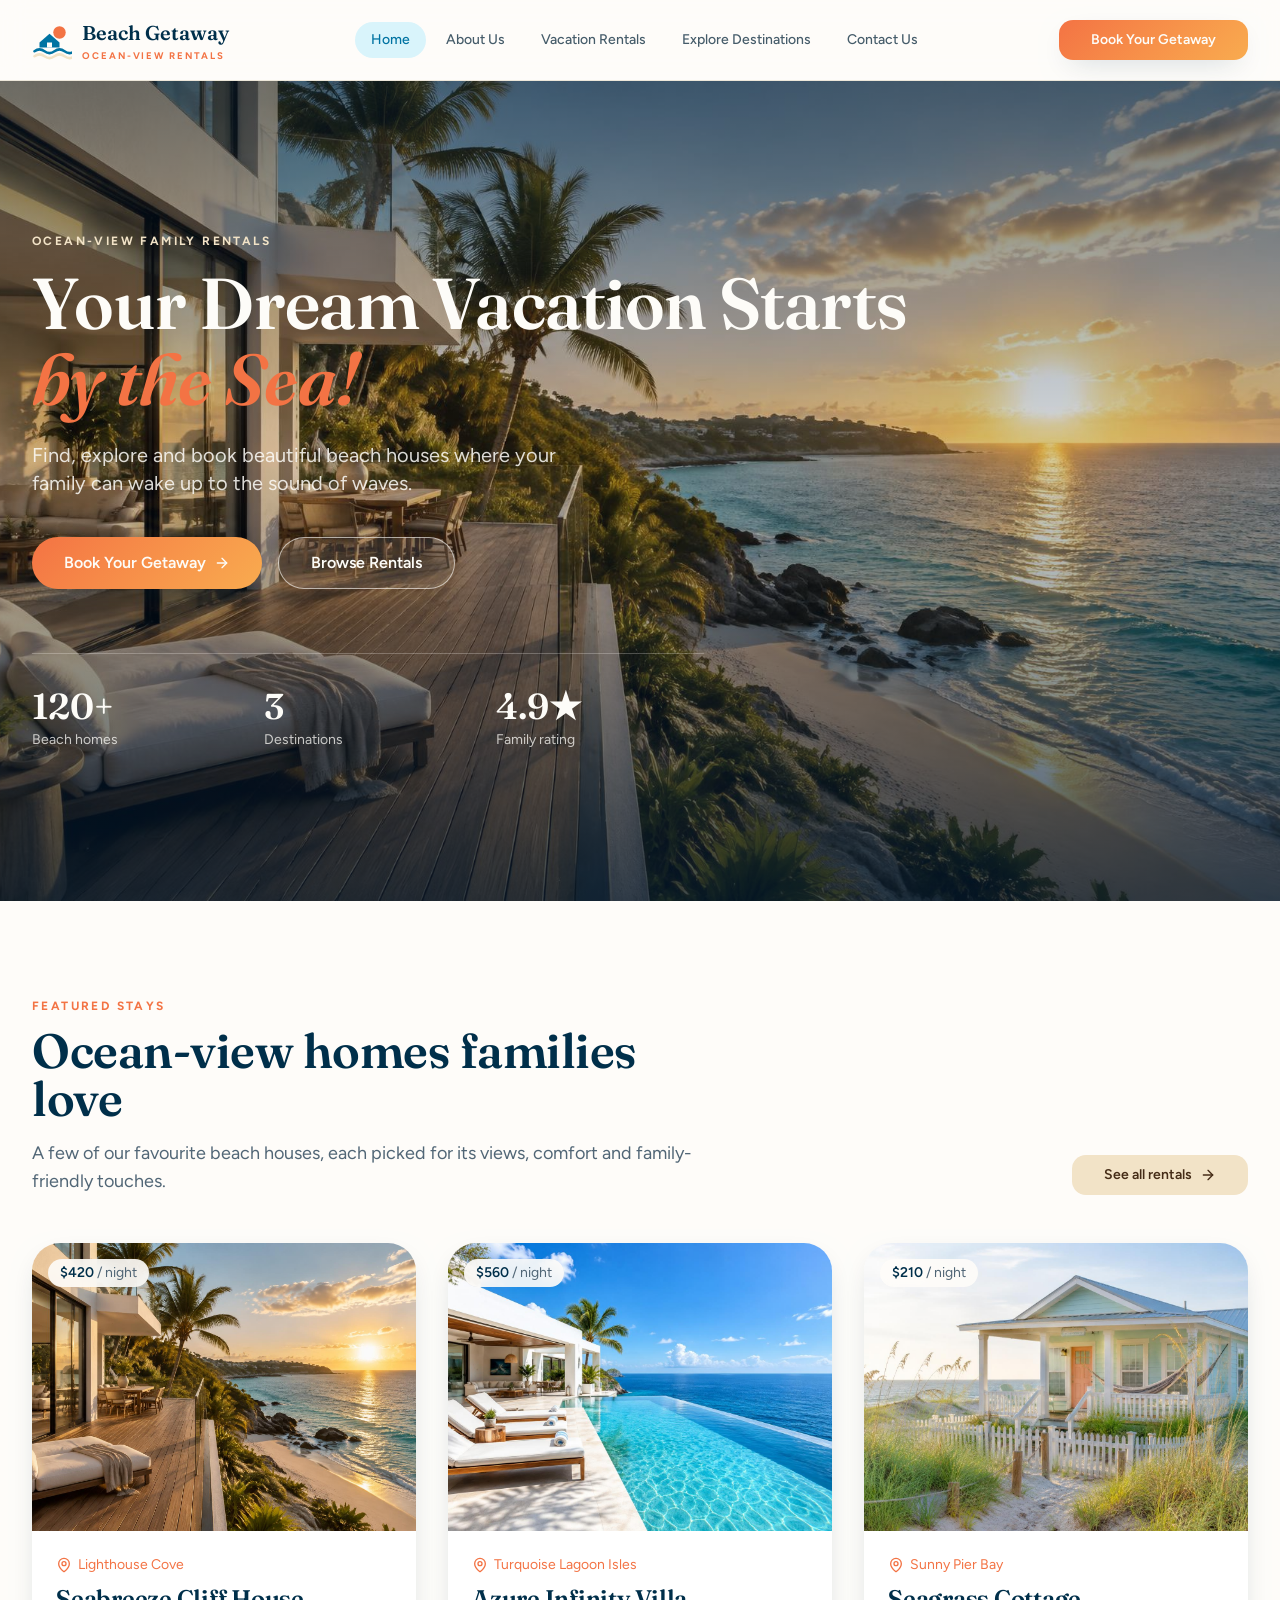
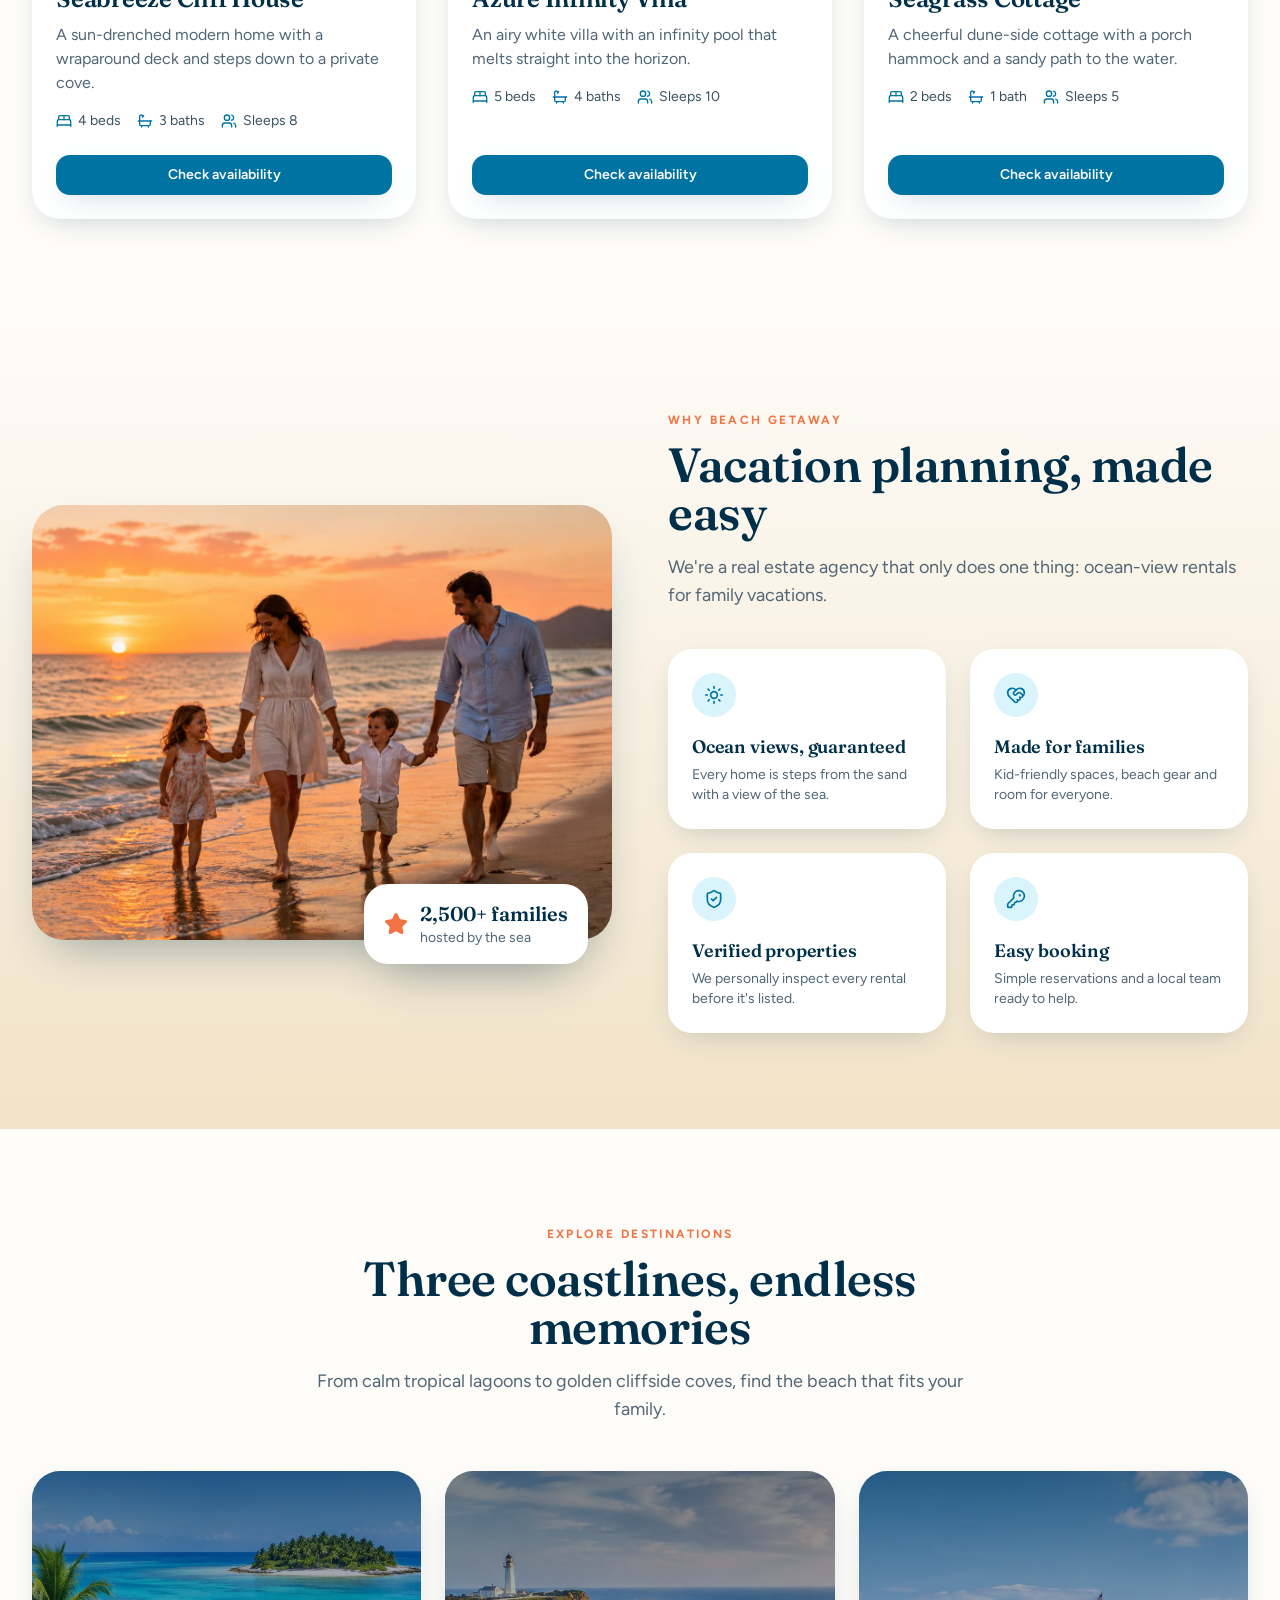
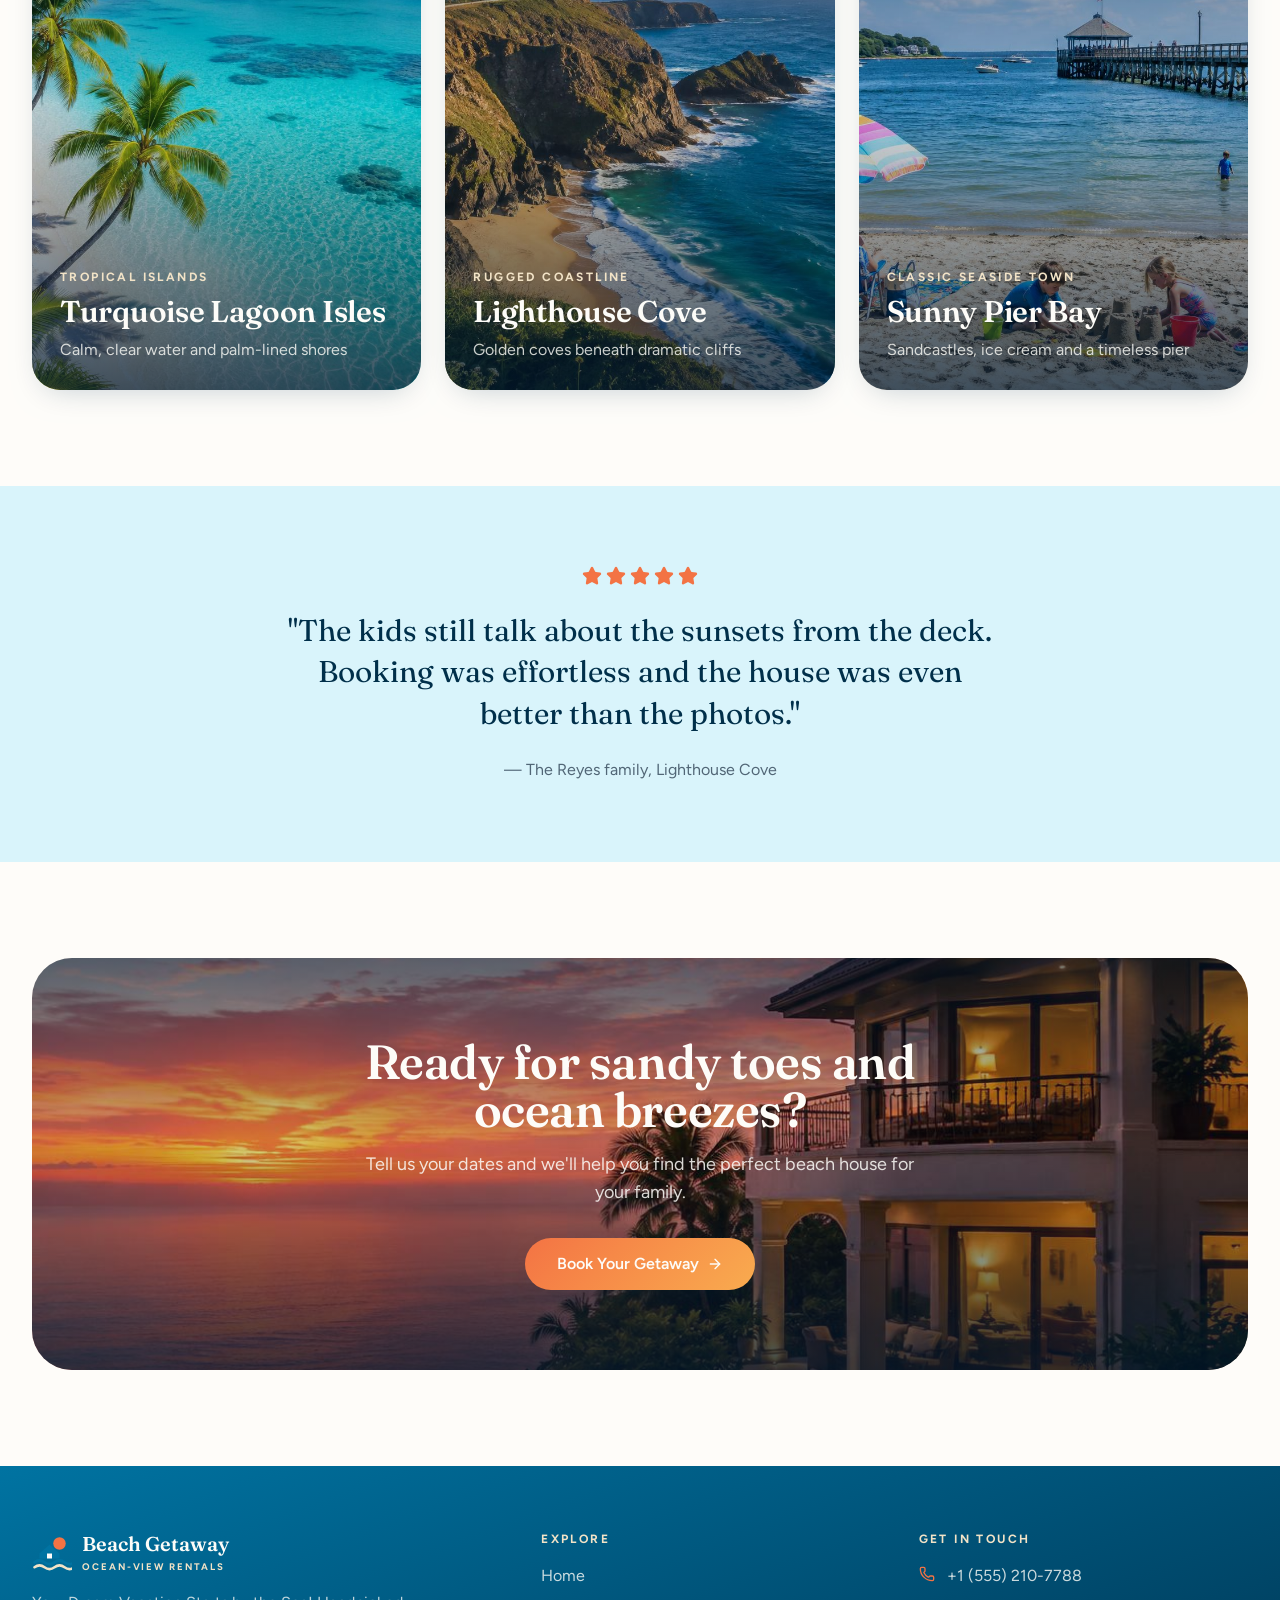
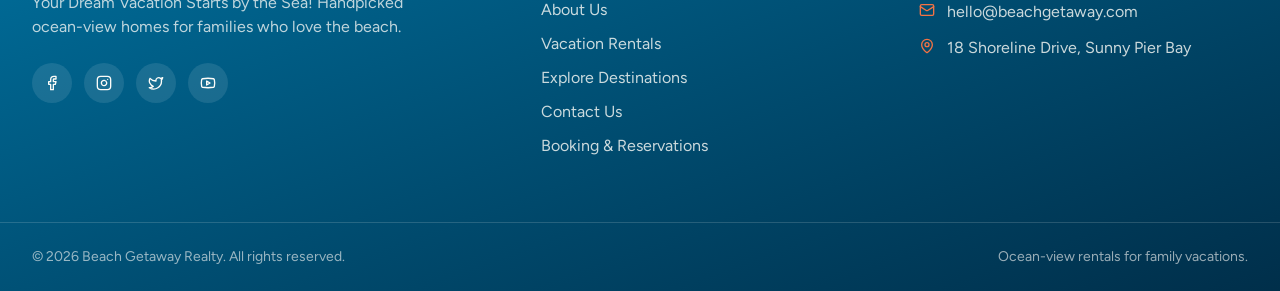
<file: index.html>
<!DOCTYPE html>
<!DOCTYPE html>
<html data-tsd-source="/src/routes/__root.tsx:122:5" lang="en"><head data-tsd-source="/src/routes/__root.tsx:123:7"><meta charset="utf-8"/><meta content="width=device-width, initial-scale=1" name="viewport"/><link data-precedence="default" href="css/styles.css" rel="stylesheet"/><link data-precedence="default" href="https://fonts.googleapis.com/css2?family=Figtree:wght@400;500;600;700&amp;family=Fraunces:opsz,wght@9..144,500;9..144,600;9..144,700&amp;display=swap" rel="stylesheet"/><title>Beach Getaway — Your Dream Vacation Starts by the Sea!</title><meta content="Beach Getaway" name="author"/><meta content="Beach Getaway helps families find and book beautiful ocean-view beach houses and vacation rentals." name="description"/><meta content="Beach Getaway — Your Dream Vacation Starts by the Sea!" property="og:title"/><meta content="Handpicked ocean-view beach houses for unforgettable family vacations." property="og:description"/><meta content="website" property="og:type"/><meta content="summary_large_image" name="twitter:card"/><link href="favicon.svg" rel="icon" type="image/svg+xml"/><link href="https://fonts.googleapis.com" rel="preconnect"/><link crossorigin="anonymous" href="https://fonts.gstatic.com" rel="preconnect"/></head><body data-tsd-source="/src/routes/__root.tsx:126:7"><div class="flex min-h-screen flex-col" data-tsd-source="/src/routes/__root.tsx:140:7"><header class="sticky top-0 z-50 border-b border-border/70 bg-background/85 backdrop-blur-md" data-tsd-source="/src/components/site/SiteHeader.tsx:19:5"><div class="container-page flex h-20 items-center justify-between gap-6" data-tsd-source="/src/components/site/SiteHeader.tsx:20:7"><a aria-current="page" aria-label="Beach Getaway home" class="active" data-tsd-source="/src/components/site/SiteHeader.tsx:21:9" href="index.html"><span class="flex items-center gap-2.5" data-tsd-source="/src/components/site/Logo.tsx:30:5"><svg aria-hidden="true" class="h-10 w-10" data-tsd-source="/src/components/site/Logo.tsx:6:5" viewbox="0 0 64 64"><circle class="fill-coral" cx="44" cy="20" data-tsd-source="/src/components/site/Logo.tsx:7:7" r="10"></circle><path class="fill-primary" d="M12 36 L28 22 L44 36 V44 H12 Z" data-tsd-source="/src/components/site/Logo.tsx:8:7"></path><rect class="fill-background" data-tsd-source="/src/components/site/Logo.tsx:9:7" height="8" width="8" x="24" y="36"></rect><path class="stroke-primary" d="M4 50 Q12 44 20 50 T36 50 T52 50 T68 50" data-tsd-source="/src/components/site/Logo.tsx:10:7" fill="none" stroke-linecap="round" stroke-width="4"></path><path class="stroke-sand" d="M4 58 Q12 52 20 58 T36 58 T52 58 T68 58" data-tsd-source="/src/components/site/Logo.tsx:17:7" fill="none" stroke-linecap="round" stroke-width="4"></path></svg><span class="leading-none" data-tsd-source="/src/components/site/Logo.tsx:32:7"><span class="block font-display text-xl font-semibold text-ocean-deep" data-tsd-source="/src/components/site/Logo.tsx:33:9">Beach Getaway</span><span class="eyebrow mt-1 block text-[0.6rem] text-coral" data-tsd-source="/src/components/site/Logo.tsx:41:9">Ocean-view rentals</span></span></span></a><nav aria-label="Main" class="hidden items-center gap-1 lg:flex" data-tsd-source="/src/components/site/SiteHeader.tsx:25:9"><a aria-current="page" class="rounded-full px-4 py-2 text-sm font-medium text-foreground/75 transition-colors hover:bg-muted hover:text-foreground bg-surf text-primary" data-tsd-source="/src/components/site/SiteHeader.tsx:27:13" href="index.html">Home</a><a class="rounded-full px-4 py-2 text-sm font-medium text-foreground/75 transition-colors hover:bg-muted hover:text-foreground" data-tsd-source="/src/components/site/SiteHeader.tsx:27:13" href="about.html">About Us</a><a class="rounded-full px-4 py-2 text-sm font-medium text-foreground/75 transition-colors hover:bg-muted hover:text-foreground" data-tsd-source="/src/components/site/SiteHeader.tsx:27:13" href="rentals.html">Vacation Rentals</a><a class="rounded-full px-4 py-2 text-sm font-medium text-foreground/75 transition-colors hover:bg-muted hover:text-foreground" data-tsd-source="/src/components/site/SiteHeader.tsx:27:13" href="destinations.html">Explore Destinations</a><a class="rounded-full px-4 py-2 text-sm font-medium text-foreground/75 transition-colors hover:bg-muted hover:text-foreground" data-tsd-source="/src/components/site/SiteHeader.tsx:27:13" href="contact.html">Contact Us</a></nav><div class="flex items-center gap-2" data-tsd-source="/src/components/site/SiteHeader.tsx:39:9"><a class="items-center justify-center gap-2 whitespace-nowrap text-sm cursor-pointer focus-visible:outline-none focus-visible:ring-1 focus-visible:ring-ring disabled:pointer-events-none disabled:opacity-50 disabled:cursor-not-allowed [&amp;_svg]:pointer-events-none [&amp;_svg]:size-4 [&amp;_svg]:shrink-0 bg-gradient-sunset text-coral-foreground font-semibold shadow-soft hover:shadow-lift hover:-translate-y-0.5 transition-all h-10 rounded-md px-8 hidden sm:inline-flex" data-tsd-source="/src/components/site/SiteHeader.tsx:41:13" href="booking.html">Book Your Getaway</a><button aria-expanded="false" aria-label="Open menu" class="inline-flex h-11 w-11 items-center justify-center rounded-full text-foreground hover:bg-muted lg:hidden" data-tsd-source="/src/components/site/SiteHeader.tsx:45:11" type="button"><svg aria-hidden="true" class="lucide lucide-menu h-5 w-5" data-tsd-source="/src/components/site/SiteHeader.tsx:52:49" fill="none" height="24" stroke="currentColor" stroke-linecap="round" stroke-linejoin="round" stroke-width="2" viewbox="0 0 24 24" width="24" xmlns="http://www.w3.org/2000/svg"><path d="M4 5h16"></path><path d="M4 12h16"></path><path d="M4 19h16"></path></svg></button></div></div><nav aria-label="Mobile" class="border-t border-border bg-background lg:hidden" data-tsd-source="/src/components/site/SiteHeader.tsx:58:9" hidden=""><div class="container-page flex flex-col gap-1 py-4" data-tsd-source="/src/components/site/SiteHeader.tsx:59:11"><a aria-current="page" class="rounded-xl px-4 py-3 font-medium text-foreground/80 hover:bg-muted bg-surf text-primary" data-tsd-source="/src/components/site/SiteHeader.tsx:61:15" href="index.html">Home</a><a class="rounded-xl px-4 py-3 font-medium text-foreground/80 hover:bg-muted" data-tsd-source="/src/components/site/SiteHeader.tsx:61:15" href="about.html">About Us</a><a class="rounded-xl px-4 py-3 font-medium text-foreground/80 hover:bg-muted" data-tsd-source="/src/components/site/SiteHeader.tsx:61:15" href="rentals.html">Vacation Rentals</a><a class="rounded-xl px-4 py-3 font-medium text-foreground/80 hover:bg-muted" data-tsd-source="/src/components/site/SiteHeader.tsx:61:15" href="destinations.html">Explore Destinations</a><a class="rounded-xl px-4 py-3 font-medium text-foreground/80 hover:bg-muted" data-tsd-source="/src/components/site/SiteHeader.tsx:61:15" href="contact.html">Contact Us</a><a class="inline-flex items-center justify-center gap-2 whitespace-nowrap cursor-pointer focus-visible:outline-none focus-visible:ring-1 focus-visible:ring-ring disabled:pointer-events-none disabled:opacity-50 disabled:cursor-not-allowed [&amp;_svg]:pointer-events-none [&amp;_svg]:size-4 [&amp;_svg]:shrink-0 rounded-full bg-gradient-sunset text-coral-foreground font-semibold shadow-soft hover:shadow-lift hover:-translate-y-0.5 transition-all h-13 px-8 text-base mt-2" data-tsd-source="/src/components/site/SiteHeader.tsx:73:15" href="booking.html">Book Your Getaway</a></div></nav></header><main class="flex-1" data-tsd-source="/src/routes/__root.tsx:142:9"><!--$--><section class="relative isolate overflow-hidden" data-tsd-source="/src/routes/index.tsx:61:7"><img alt="Ocean-view beach house deck at sunset" class="absolute inset-0 -z-20 h-full w-full object-cover" data-tsd-source="/src/routes/index.tsx:62:9" height="1088" src="assets/hero-beach-house.jpg" width="1920"/><div class="absolute inset-0 -z-10 bg-hero-overlay" data-tsd-source="/src/routes/index.tsx:69:9"></div><div class="container-page flex min-h-[calc(100vh-5rem)] flex-col justify-center py-24" data-tsd-source="/src/routes/index.tsx:70:9"><p class="eyebrow animate-float-in text-sand" data-tsd-source="/src/routes/index.tsx:71:11">Ocean-view family rentals</p><h1 class="mt-4 max-w-4xl animate-float-in text-5xl font-semibold leading-[1.05] text-primary-foreground md:text-7xl" data-tsd-source="/src/routes/index.tsx:72:11">Your Dream Vacation Starts <em class="text-coral" data-tsd-source="/src/routes/index.tsx:73:40">by the Sea!</em></h1><p class="mt-6 max-w-xl animate-float-in text-lg text-primary-foreground/85 md:text-xl" data-tsd-source="/src/routes/index.tsx:75:11">Find, explore and book beautiful beach houses where your family can wake up to the sound of waves.</p><div class="mt-10 flex animate-float-in flex-wrap gap-4" data-tsd-source="/src/routes/index.tsx:79:11"><a class="inline-flex items-center justify-center gap-2 whitespace-nowrap cursor-pointer focus-visible:outline-none focus-visible:ring-1 focus-visible:ring-ring disabled:pointer-events-none disabled:opacity-50 disabled:cursor-not-allowed [&amp;_svg]:pointer-events-none [&amp;_svg]:size-4 [&amp;_svg]:shrink-0 rounded-full bg-gradient-sunset text-coral-foreground font-semibold shadow-soft hover:shadow-lift hover:-translate-y-0.5 transition-all h-13 px-8 text-base" data-tsd-source="/src/routes/index.tsx:81:15" href="booking.html">Book Your Getaway <svg aria-hidden="true" class="lucide lucide-arrow-right" data-tsd-source="/src/routes/index.tsx:82:35" fill="none" height="24" stroke="currentColor" stroke-linecap="round" stroke-linejoin="round" stroke-width="2" viewbox="0 0 24 24" width="24" xmlns="http://www.w3.org/2000/svg"><path d="M5 12h14"></path><path d="m12 5 7 7-7 7"></path></svg></a><a class="inline-flex items-center justify-center gap-2 whitespace-nowrap cursor-pointer transition-colors focus-visible:outline-none focus-visible:ring-1 focus-visible:ring-ring disabled:pointer-events-none disabled:opacity-50 disabled:cursor-not-allowed [&amp;_svg]:pointer-events-none [&amp;_svg]:size-4 [&amp;_svg]:shrink-0 rounded-full border border-primary-foreground/60 bg-primary-foreground/10 text-primary-foreground font-semibold backdrop-blur-sm hover:bg-primary-foreground/20 h-13 px-8 text-base" data-tsd-source="/src/routes/index.tsx:86:15" href="rentals.html">Browse Rentals</a></div><dl class="mt-16 grid max-w-2xl grid-cols-3 gap-6 border-t border-primary-foreground/25 pt-8" data-tsd-source="/src/routes/index.tsx:90:11"><div data-tsd-source="/src/routes/index.tsx:96:15"><dt class="font-display text-3xl font-semibold text-primary-foreground md:text-4xl" data-tsd-source="/src/routes/index.tsx:97:17">120+</dt><dd class="mt-1 text-sm text-primary-foreground/75" data-tsd-source="/src/routes/index.tsx:100:17">Beach homes</dd></div><div data-tsd-source="/src/routes/index.tsx:96:15"><dt class="font-display text-3xl font-semibold text-primary-foreground md:text-4xl" data-tsd-source="/src/routes/index.tsx:97:17">3</dt><dd class="mt-1 text-sm text-primary-foreground/75" data-tsd-source="/src/routes/index.tsx:100:17">Destinations</dd></div><div data-tsd-source="/src/routes/index.tsx:96:15"><dt class="font-display text-3xl font-semibold text-primary-foreground md:text-4xl" data-tsd-source="/src/routes/index.tsx:97:17">4.9★</dt><dd class="mt-1 text-sm text-primary-foreground/75" data-tsd-source="/src/routes/index.tsx:100:17">Family rating</dd></div></dl></div></section><section class="container-page py-24" data-tsd-source="/src/routes/index.tsx:108:7"><div class="flex flex-wrap items-end justify-between gap-6" data-tsd-source="/src/routes/index.tsx:109:9"><div class="max-w-2xl" data-tsd-source="/src/components/site/PageHero.tsx:50:5"><p class="eyebrow text-coral" data-tsd-source="/src/components/site/PageHero.tsx:51:7">Featured stays</p><h2 class="mt-3 text-3xl font-semibold text-ocean-deep md:text-5xl" data-tsd-source="/src/components/site/PageHero.tsx:52:7">Ocean-view homes families love</h2><p class="mt-4 text-lg text-muted-foreground" data-tsd-source="/src/components/site/PageHero.tsx:53:16">A few of our favourite beach houses, each picked for its views, comfort and family-friendly touches.</p></div><a class="inline-flex items-center justify-center gap-2 whitespace-nowrap text-sm cursor-pointer transition-colors focus-visible:outline-none focus-visible:ring-1 focus-visible:ring-ring disabled:pointer-events-none disabled:opacity-50 disabled:cursor-not-allowed [&amp;_svg]:pointer-events-none [&amp;_svg]:size-4 [&amp;_svg]:shrink-0 bg-secondary text-secondary-foreground font-semibold hover:bg-sand/70 h-10 rounded-md px-8" data-tsd-source="/src/routes/index.tsx:116:13" href="rentals.html">See all rentals <svg aria-hidden="true" class="lucide lucide-arrow-right" data-tsd-source="/src/routes/index.tsx:117:31" fill="none" height="24" stroke="currentColor" stroke-linecap="round" stroke-linejoin="round" stroke-width="2" viewbox="0 0 24 24" width="24" xmlns="http://www.w3.org/2000/svg"><path d="M5 12h14"></path><path d="m12 5 7 7-7 7"></path></svg></a></div><div class="mt-12 grid gap-8 md:grid-cols-2 lg:grid-cols-3" data-tsd-source="/src/routes/index.tsx:121:9"><article class="group flex flex-col overflow-hidden rounded-3xl bg-card shadow-soft transition-all duration-300 hover:-translate-y-1 hover:shadow-lift" data-tsd-source="/src/components/site/RentalCard.tsx:15:5"><div class="relative aspect-[4/3] overflow-hidden" data-tsd-source="/src/components/site/RentalCard.tsx:16:7"><img alt="Seabreeze Cliff House" class="h-full w-full object-cover transition-transform duration-700 group-hover:scale-105" data-tsd-source="/src/components/site/RentalCard.tsx:17:9" height="900" loading="lazy" src="assets/hero-beach-house.jpg" width="1200"/><span class="absolute left-4 top-4 rounded-full bg-background/90 px-3 py-1 text-sm font-semibold text-ocean-deep backdrop-blur" data-tsd-source="/src/components/site/RentalCard.tsx:25:9">$420<span class="font-normal text-muted-foreground" data-tsd-source="/src/components/site/RentalCard.tsx:27:11"> / night</span></span></div><div class="flex flex-1 flex-col p-6" data-tsd-source="/src/components/site/RentalCard.tsx:30:7"><p class="flex items-center gap-1.5 text-sm text-coral" data-tsd-source="/src/components/site/RentalCard.tsx:31:9"><svg aria-hidden="true" class="lucide lucide-map-pin h-4 w-4" data-tsd-source="/src/components/site/RentalCard.tsx:32:11" fill="none" height="24" stroke="currentColor" stroke-linecap="round" stroke-linejoin="round" stroke-width="2" viewbox="0 0 24 24" width="24" xmlns="http://www.w3.org/2000/svg"><path d="M20 10c0 4.993-5.539 10.193-7.399 11.799a1 1 0 0 1-1.202 0C9.539 20.193 4 14.993 4 10a8 8 0 0 1 16 0"></path><circle cx="12" cy="10" r="3"></circle></svg> <!-- -->Lighthouse Cove</p><h3 class="mt-2 text-2xl font-semibold text-ocean-deep" data-tsd-source="/src/components/site/RentalCard.tsx:34:9">Seabreeze Cliff House</h3><p class="mt-2 text-muted-foreground" data-tsd-source="/src/components/site/RentalCard.tsx:35:9">A sun-drenched modern home with a wraparound deck and steps down to a private cove.</p><div class="mt-4 flex flex-wrap gap-4 text-sm text-foreground/80" data-tsd-source="/src/components/site/RentalCard.tsx:36:9"><span class="flex items-center gap-1.5" data-tsd-source="/src/components/site/RentalCard.tsx:37:11"><svg aria-hidden="true" class="lucide lucide-bed-double h-4 w-4 text-primary" data-tsd-source="/src/components/site/RentalCard.tsx:38:13" fill="none" height="24" stroke="currentColor" stroke-linecap="round" stroke-linejoin="round" stroke-width="2" viewbox="0 0 24 24" width="24" xmlns="http://www.w3.org/2000/svg"><path d="M2 20v-8a2 2 0 0 1 2-2h16a2 2 0 0 1 2 2v8"></path><path d="M4 10V6a2 2 0 0 1 2-2h12a2 2 0 0 1 2 2v4"></path><path d="M12 4v6"></path><path d="M2 18h20"></path></svg> <!-- -->4<!-- --> beds</span><span class="flex items-center gap-1.5" data-tsd-source="/src/components/site/RentalCard.tsx:40:11"><svg aria-hidden="true" class="lucide lucide-bath h-4 w-4 text-primary" data-tsd-source="/src/components/site/RentalCard.tsx:41:13" fill="none" height="24" stroke="currentColor" stroke-linecap="round" stroke-linejoin="round" stroke-width="2" viewbox="0 0 24 24" width="24" xmlns="http://www.w3.org/2000/svg"><path d="M10 4 8 6"></path><path d="M17 19v2"></path><path d="M2 12h20"></path><path d="M7 19v2"></path><path d="M9 5 7.621 3.621A2.121 2.121 0 0 0 4 5v12a2 2 0 0 0 2 2h12a2 2 0 0 0 2-2v-5"></path></svg> <!-- -->3<!-- --> <!-- -->baths</span><span class="flex items-center gap-1.5" data-tsd-source="/src/components/site/RentalCard.tsx:43:11"><svg aria-hidden="true" class="lucide lucide-users h-4 w-4 text-primary" data-tsd-source="/src/components/site/RentalCard.tsx:44:13" fill="none" height="24" stroke="currentColor" stroke-linecap="round" stroke-linejoin="round" stroke-width="2" viewbox="0 0 24 24" width="24" xmlns="http://www.w3.org/2000/svg"><path d="M16 21v-2a4 4 0 0 0-4-4H6a4 4 0 0 0-4 4v2"></path><path d="M16 3.128a4 4 0 0 1 0 7.744"></path><path d="M22 21v-2a4 4 0 0 0-3-3.87"></path><circle cx="9" cy="7" r="4"></circle></svg> Sleeps <!-- -->8</span></div><div class="mt-auto pt-6" data-tsd-source="/src/components/site/RentalCard.tsx:59:9"><a class="inline-flex items-center justify-center gap-2 whitespace-nowrap text-sm cursor-pointer focus-visible:outline-none focus-visible:ring-1 focus-visible:ring-ring disabled:pointer-events-none disabled:opacity-50 disabled:cursor-not-allowed [&amp;_svg]:pointer-events-none [&amp;_svg]:size-4 [&amp;_svg]:shrink-0 bg-primary text-primary-foreground font-semibold shadow-soft hover:bg-ocean-deep transition-all h-10 rounded-md px-8 w-full" data-tsd-source="/src/components/site/RentalCard.tsx:61:13" href="booking.html?property=seabreeze-cliff-house">Check availability</a></div></div></article><article class="group flex flex-col overflow-hidden rounded-3xl bg-card shadow-soft transition-all duration-300 hover:-translate-y-1 hover:shadow-lift" data-tsd-source="/src/components/site/RentalCard.tsx:15:5"><div class="relative aspect-[4/3] overflow-hidden" data-tsd-source="/src/components/site/RentalCard.tsx:16:7"><img alt="Azure Infinity Villa" class="h-full w-full object-cover transition-transform duration-700 group-hover:scale-105" data-tsd-source="/src/components/site/RentalCard.tsx:17:9" height="900" loading="lazy" src="assets/rental-pool-villa.jpg" width="1200"/><span class="absolute left-4 top-4 rounded-full bg-background/90 px-3 py-1 text-sm font-semibold text-ocean-deep backdrop-blur" data-tsd-source="/src/components/site/RentalCard.tsx:25:9">$560<span class="font-normal text-muted-foreground" data-tsd-source="/src/components/site/RentalCard.tsx:27:11"> / night</span></span></div><div class="flex flex-1 flex-col p-6" data-tsd-source="/src/components/site/RentalCard.tsx:30:7"><p class="flex items-center gap-1.5 text-sm text-coral" data-tsd-source="/src/components/site/RentalCard.tsx:31:9"><svg aria-hidden="true" class="lucide lucide-map-pin h-4 w-4" data-tsd-source="/src/components/site/RentalCard.tsx:32:11" fill="none" height="24" stroke="currentColor" stroke-linecap="round" stroke-linejoin="round" stroke-width="2" viewbox="0 0 24 24" width="24" xmlns="http://www.w3.org/2000/svg"><path d="M20 10c0 4.993-5.539 10.193-7.399 11.799a1 1 0 0 1-1.202 0C9.539 20.193 4 14.993 4 10a8 8 0 0 1 16 0"></path><circle cx="12" cy="10" r="3"></circle></svg> <!-- -->Turquoise Lagoon Isles</p><h3 class="mt-2 text-2xl font-semibold text-ocean-deep" data-tsd-source="/src/components/site/RentalCard.tsx:34:9">Azure Infinity Villa</h3><p class="mt-2 text-muted-foreground" data-tsd-source="/src/components/site/RentalCard.tsx:35:9">An airy white villa with an infinity pool that melts straight into the horizon.</p><div class="mt-4 flex flex-wrap gap-4 text-sm text-foreground/80" data-tsd-source="/src/components/site/RentalCard.tsx:36:9"><span class="flex items-center gap-1.5" data-tsd-source="/src/components/site/RentalCard.tsx:37:11"><svg aria-hidden="true" class="lucide lucide-bed-double h-4 w-4 text-primary" data-tsd-source="/src/components/site/RentalCard.tsx:38:13" fill="none" height="24" stroke="currentColor" stroke-linecap="round" stroke-linejoin="round" stroke-width="2" viewbox="0 0 24 24" width="24" xmlns="http://www.w3.org/2000/svg"><path d="M2 20v-8a2 2 0 0 1 2-2h16a2 2 0 0 1 2 2v8"></path><path d="M4 10V6a2 2 0 0 1 2-2h12a2 2 0 0 1 2 2v4"></path><path d="M12 4v6"></path><path d="M2 18h20"></path></svg> <!-- -->5<!-- --> beds</span><span class="flex items-center gap-1.5" data-tsd-source="/src/components/site/RentalCard.tsx:40:11"><svg aria-hidden="true" class="lucide lucide-bath h-4 w-4 text-primary" data-tsd-source="/src/components/site/RentalCard.tsx:41:13" fill="none" height="24" stroke="currentColor" stroke-linecap="round" stroke-linejoin="round" stroke-width="2" viewbox="0 0 24 24" width="24" xmlns="http://www.w3.org/2000/svg"><path d="M10 4 8 6"></path><path d="M17 19v2"></path><path d="M2 12h20"></path><path d="M7 19v2"></path><path d="M9 5 7.621 3.621A2.121 2.121 0 0 0 4 5v12a2 2 0 0 0 2 2h12a2 2 0 0 0 2-2v-5"></path></svg> <!-- -->4<!-- --> <!-- -->baths</span><span class="flex items-center gap-1.5" data-tsd-source="/src/components/site/RentalCard.tsx:43:11"><svg aria-hidden="true" class="lucide lucide-users h-4 w-4 text-primary" data-tsd-source="/src/components/site/RentalCard.tsx:44:13" fill="none" height="24" stroke="currentColor" stroke-linecap="round" stroke-linejoin="round" stroke-width="2" viewbox="0 0 24 24" width="24" xmlns="http://www.w3.org/2000/svg"><path d="M16 21v-2a4 4 0 0 0-4-4H6a4 4 0 0 0-4 4v2"></path><path d="M16 3.128a4 4 0 0 1 0 7.744"></path><path d="M22 21v-2a4 4 0 0 0-3-3.87"></path><circle cx="9" cy="7" r="4"></circle></svg> Sleeps <!-- -->10</span></div><div class="mt-auto pt-6" data-tsd-source="/src/components/site/RentalCard.tsx:59:9"><a class="inline-flex items-center justify-center gap-2 whitespace-nowrap text-sm cursor-pointer focus-visible:outline-none focus-visible:ring-1 focus-visible:ring-ring disabled:pointer-events-none disabled:opacity-50 disabled:cursor-not-allowed [&amp;_svg]:pointer-events-none [&amp;_svg]:size-4 [&amp;_svg]:shrink-0 bg-primary text-primary-foreground font-semibold shadow-soft hover:bg-ocean-deep transition-all h-10 rounded-md px-8 w-full" data-tsd-source="/src/components/site/RentalCard.tsx:61:13" href="booking.html?property=azure-infinity-villa">Check availability</a></div></div></article><article class="group flex flex-col overflow-hidden rounded-3xl bg-card shadow-soft transition-all duration-300 hover:-translate-y-1 hover:shadow-lift" data-tsd-source="/src/components/site/RentalCard.tsx:15:5"><div class="relative aspect-[4/3] overflow-hidden" data-tsd-source="/src/components/site/RentalCard.tsx:16:7"><img alt="Seagrass Cottage" class="h-full w-full object-cover transition-transform duration-700 group-hover:scale-105" data-tsd-source="/src/components/site/RentalCard.tsx:17:9" height="900" loading="lazy" src="assets/rental-cottage.jpg" width="1200"/><span class="absolute left-4 top-4 rounded-full bg-background/90 px-3 py-1 text-sm font-semibold text-ocean-deep backdrop-blur" data-tsd-source="/src/components/site/RentalCard.tsx:25:9">$210<span class="font-normal text-muted-foreground" data-tsd-source="/src/components/site/RentalCard.tsx:27:11"> / night</span></span></div><div class="flex flex-1 flex-col p-6" data-tsd-source="/src/components/site/RentalCard.tsx:30:7"><p class="flex items-center gap-1.5 text-sm text-coral" data-tsd-source="/src/components/site/RentalCard.tsx:31:9"><svg aria-hidden="true" class="lucide lucide-map-pin h-4 w-4" data-tsd-source="/src/components/site/RentalCard.tsx:32:11" fill="none" height="24" stroke="currentColor" stroke-linecap="round" stroke-linejoin="round" stroke-width="2" viewbox="0 0 24 24" width="24" xmlns="http://www.w3.org/2000/svg"><path d="M20 10c0 4.993-5.539 10.193-7.399 11.799a1 1 0 0 1-1.202 0C9.539 20.193 4 14.993 4 10a8 8 0 0 1 16 0"></path><circle cx="12" cy="10" r="3"></circle></svg> <!-- -->Sunny Pier Bay</p><h3 class="mt-2 text-2xl font-semibold text-ocean-deep" data-tsd-source="/src/components/site/RentalCard.tsx:34:9">Seagrass Cottage</h3><p class="mt-2 text-muted-foreground" data-tsd-source="/src/components/site/RentalCard.tsx:35:9">A cheerful dune-side cottage with a porch hammock and a sandy path to the water.</p><div class="mt-4 flex flex-wrap gap-4 text-sm text-foreground/80" data-tsd-source="/src/components/site/RentalCard.tsx:36:9"><span class="flex items-center gap-1.5" data-tsd-source="/src/components/site/RentalCard.tsx:37:11"><svg aria-hidden="true" class="lucide lucide-bed-double h-4 w-4 text-primary" data-tsd-source="/src/components/site/RentalCard.tsx:38:13" fill="none" height="24" stroke="currentColor" stroke-linecap="round" stroke-linejoin="round" stroke-width="2" viewbox="0 0 24 24" width="24" xmlns="http://www.w3.org/2000/svg"><path d="M2 20v-8a2 2 0 0 1 2-2h16a2 2 0 0 1 2 2v8"></path><path d="M4 10V6a2 2 0 0 1 2-2h12a2 2 0 0 1 2 2v4"></path><path d="M12 4v6"></path><path d="M2 18h20"></path></svg> <!-- -->2<!-- --> beds</span><span class="flex items-center gap-1.5" data-tsd-source="/src/components/site/RentalCard.tsx:40:11"><svg aria-hidden="true" class="lucide lucide-bath h-4 w-4 text-primary" data-tsd-source="/src/components/site/RentalCard.tsx:41:13" fill="none" height="24" stroke="currentColor" stroke-linecap="round" stroke-linejoin="round" stroke-width="2" viewbox="0 0 24 24" width="24" xmlns="http://www.w3.org/2000/svg"><path d="M10 4 8 6"></path><path d="M17 19v2"></path><path d="M2 12h20"></path><path d="M7 19v2"></path><path d="M9 5 7.621 3.621A2.121 2.121 0 0 0 4 5v12a2 2 0 0 0 2 2h12a2 2 0 0 0 2-2v-5"></path></svg> <!-- -->1<!-- --> <!-- -->bath</span><span class="flex items-center gap-1.5" data-tsd-source="/src/components/site/RentalCard.tsx:43:11"><svg aria-hidden="true" class="lucide lucide-users h-4 w-4 text-primary" data-tsd-source="/src/components/site/RentalCard.tsx:44:13" fill="none" height="24" stroke="currentColor" stroke-linecap="round" stroke-linejoin="round" stroke-width="2" viewbox="0 0 24 24" width="24" xmlns="http://www.w3.org/2000/svg"><path d="M16 21v-2a4 4 0 0 0-4-4H6a4 4 0 0 0-4 4v2"></path><path d="M16 3.128a4 4 0 0 1 0 7.744"></path><path d="M22 21v-2a4 4 0 0 0-3-3.87"></path><circle cx="9" cy="7" r="4"></circle></svg> Sleeps <!-- -->5</span></div><div class="mt-auto pt-6" data-tsd-source="/src/components/site/RentalCard.tsx:59:9"><a class="inline-flex items-center justify-center gap-2 whitespace-nowrap text-sm cursor-pointer focus-visible:outline-none focus-visible:ring-1 focus-visible:ring-ring disabled:pointer-events-none disabled:opacity-50 disabled:cursor-not-allowed [&amp;_svg]:pointer-events-none [&amp;_svg]:size-4 [&amp;_svg]:shrink-0 bg-primary text-primary-foreground font-semibold shadow-soft hover:bg-ocean-deep transition-all h-10 rounded-md px-8 w-full" data-tsd-source="/src/components/site/RentalCard.tsx:61:13" href="booking.html?property=seagrass-cottage">Check availability</a></div></div></article></div></section><section class="bg-gradient-sand py-24" data-tsd-source="/src/routes/index.tsx:129:7"><div class="container-page grid items-center gap-14 lg:grid-cols-2" data-tsd-source="/src/routes/index.tsx:130:9"><div class="relative" data-tsd-source="/src/routes/index.tsx:131:11"><img alt="Family walking along the beach at sunset" class="aspect-[4/3] w-full rounded-[2rem] object-cover shadow-lift" data-tsd-source="/src/routes/index.tsx:132:13" height="960" loading="lazy" src="assets/family-sunset.jpg" width="1280"/><div class="absolute -bottom-6 right-6 flex items-center gap-3 rounded-2xl bg-card px-5 py-4 shadow-lift" data-tsd-source="/src/routes/index.tsx:140:13"><svg aria-hidden="true" class="lucide lucide-star h-6 w-6 fill-coral text-coral" data-tsd-source="/src/routes/index.tsx:141:15" fill="none" height="24" stroke="currentColor" stroke-linecap="round" stroke-linejoin="round" stroke-width="2" viewbox="0 0 24 24" width="24" xmlns="http://www.w3.org/2000/svg"><path d="M11.525 2.295a.53.53 0 0 1 .95 0l2.31 4.679a2.123 2.123 0 0 0 1.595 1.16l5.166.756a.53.53 0 0 1 .294.904l-3.736 3.638a2.123 2.123 0 0 0-.611 1.878l.882 5.14a.53.53 0 0 1-.771.56l-4.618-2.428a2.122 2.122 0 0 0-1.973 0L6.396 21.01a.53.53 0 0 1-.77-.56l.881-5.139a2.122 2.122 0 0 0-.611-1.879L2.16 9.795a.53.53 0 0 1 .294-.906l5.165-.755a2.122 2.122 0 0 0 1.597-1.16z"></path></svg><div data-tsd-source="/src/routes/index.tsx:142:15"><p class="font-display text-xl font-semibold text-ocean-deep" data-tsd-source="/src/routes/index.tsx:143:17">2,500+ families</p><p class="text-sm text-muted-foreground" data-tsd-source="/src/routes/index.tsx:146:17">hosted by the sea</p></div></div></div><div data-tsd-source="/src/routes/index.tsx:150:11"><div class="max-w-2xl" data-tsd-source="/src/components/site/PageHero.tsx:50:5"><p class="eyebrow text-coral" data-tsd-source="/src/components/site/PageHero.tsx:51:7">Why Beach Getaway</p><h2 class="mt-3 text-3xl font-semibold text-ocean-deep md:text-5xl" data-tsd-source="/src/components/site/PageHero.tsx:52:7">Vacation planning, made easy</h2><p class="mt-4 text-lg text-muted-foreground" data-tsd-source="/src/components/site/PageHero.tsx:53:16">We're a real estate agency that only does one thing: ocean-view rentals for family vacations.</p></div><div class="mt-10 grid gap-6 sm:grid-cols-2" data-tsd-source="/src/routes/index.tsx:156:13"><div class="rounded-2xl bg-card p-6 shadow-soft" data-tsd-source="/src/routes/index.tsx:158:17"><span class="inline-flex h-11 w-11 items-center justify-center rounded-full bg-surf text-primary" data-tsd-source="/src/routes/index.tsx:159:19"><svg aria-hidden="true" class="lucide lucide-sun h-5 w-5" data-tsd-source="/src/routes/index.tsx:160:21" fill="none" height="24" stroke="currentColor" stroke-linecap="round" stroke-linejoin="round" stroke-width="2" viewbox="0 0 24 24" width="24" xmlns="http://www.w3.org/2000/svg"><circle cx="12" cy="12" r="4"></circle><path d="M12 2v2"></path><path d="M12 20v2"></path><path d="m4.93 4.93 1.41 1.41"></path><path d="m17.66 17.66 1.41 1.41"></path><path d="M2 12h2"></path><path d="M20 12h2"></path><path d="m6.34 17.66-1.41 1.41"></path><path d="m19.07 4.93-1.41 1.41"></path></svg></span><h3 class="mt-4 text-lg font-semibold text-ocean-deep" data-tsd-source="/src/routes/index.tsx:162:19">Ocean views, guaranteed</h3><p class="mt-1 text-sm text-muted-foreground" data-tsd-source="/src/routes/index.tsx:163:19">Every home is steps from the sand with a view of the sea.</p></div><div class="rounded-2xl bg-card p-6 shadow-soft" data-tsd-source="/src/routes/index.tsx:158:17"><span class="inline-flex h-11 w-11 items-center justify-center rounded-full bg-surf text-primary" data-tsd-source="/src/routes/index.tsx:159:19"><svg aria-hidden="true" class="lucide lucide-heart-handshake h-5 w-5" data-tsd-source="/src/routes/index.tsx:160:21" fill="none" height="24" stroke="currentColor" stroke-linecap="round" stroke-linejoin="round" stroke-width="2" viewbox="0 0 24 24" width="24" xmlns="http://www.w3.org/2000/svg"><path d="M19.414 14.414C21 12.828 22 11.5 22 9.5a5.5 5.5 0 0 0-9.591-3.676.6.6 0 0 1-.818.001A5.5 5.5 0 0 0 2 9.5c0 2.3 1.5 4 3 5.5l5.535 5.362a2 2 0 0 0 2.879.052 2.12 2.12 0 0 0-.004-3 2.124 2.124 0 1 0 3-3 2.124 2.124 0 0 0 3.004 0 2 2 0 0 0 0-2.828l-1.881-1.882a2.41 2.41 0 0 0-3.409 0l-1.71 1.71a2 2 0 0 1-2.828 0 2 2 0 0 1 0-2.828l2.823-2.762"></path></svg></span><h3 class="mt-4 text-lg font-semibold text-ocean-deep" data-tsd-source="/src/routes/index.tsx:162:19">Made for families</h3><p class="mt-1 text-sm text-muted-foreground" data-tsd-source="/src/routes/index.tsx:163:19">Kid-friendly spaces, beach gear and room for everyone.</p></div><div class="rounded-2xl bg-card p-6 shadow-soft" data-tsd-source="/src/routes/index.tsx:158:17"><span class="inline-flex h-11 w-11 items-center justify-center rounded-full bg-surf text-primary" data-tsd-source="/src/routes/index.tsx:159:19"><svg aria-hidden="true" class="lucide lucide-shield-check h-5 w-5" data-tsd-source="/src/routes/index.tsx:160:21" fill="none" height="24" stroke="currentColor" stroke-linecap="round" stroke-linejoin="round" stroke-width="2" viewbox="0 0 24 24" width="24" xmlns="http://www.w3.org/2000/svg"><path d="M20 13c0 5-3.5 7.5-7.66 8.95a1 1 0 0 1-.67-.01C7.5 20.5 4 18 4 13V6a1 1 0 0 1 1-1c2 0 4.5-1.2 6.24-2.72a1.17 1.17 0 0 1 1.52 0C14.51 3.81 17 5 19 5a1 1 0 0 1 1 1z"></path><path d="m9 12 2 2 4-4"></path></svg></span><h3 class="mt-4 text-lg font-semibold text-ocean-deep" data-tsd-source="/src/routes/index.tsx:162:19">Verified properties</h3><p class="mt-1 text-sm text-muted-foreground" data-tsd-source="/src/routes/index.tsx:163:19">We personally inspect every rental before it's listed.</p></div><div class="rounded-2xl bg-card p-6 shadow-soft" data-tsd-source="/src/routes/index.tsx:158:17"><span class="inline-flex h-11 w-11 items-center justify-center rounded-full bg-surf text-primary" data-tsd-source="/src/routes/index.tsx:159:19"><svg aria-hidden="true" class="lucide lucide-key-round h-5 w-5" data-tsd-source="/src/routes/index.tsx:160:21" fill="none" height="24" stroke="currentColor" stroke-linecap="round" stroke-linejoin="round" stroke-width="2" viewbox="0 0 24 24" width="24" xmlns="http://www.w3.org/2000/svg"><path d="M2.586 17.414A2 2 0 0 0 2 18.828V21a1 1 0 0 0 1 1h3a1 1 0 0 0 1-1v-1a1 1 0 0 1 1-1h1a1 1 0 0 0 1-1v-1a1 1 0 0 1 1-1h.172a2 2 0 0 0 1.414-.586l.814-.814a6.5 6.5 0 1 0-4-4z"></path><circle cx="16.5" cy="7.5" fill="currentColor" r=".5"></circle></svg></span><h3 class="mt-4 text-lg font-semibold text-ocean-deep" data-tsd-source="/src/routes/index.tsx:162:19">Easy booking</h3><p class="mt-1 text-sm text-muted-foreground" data-tsd-source="/src/routes/index.tsx:163:19">Simple reservations and a local team ready to help.</p></div></div></div></div></section><section class="container-page py-24" data-tsd-source="/src/routes/index.tsx:172:7"><div class="mx-auto max-w-2xl text-center" data-tsd-source="/src/components/site/PageHero.tsx:50:5"><p class="eyebrow text-coral" data-tsd-source="/src/components/site/PageHero.tsx:51:7">Explore destinations</p><h2 class="mt-3 text-3xl font-semibold text-ocean-deep md:text-5xl" data-tsd-source="/src/components/site/PageHero.tsx:52:7">Three coastlines, endless memories</h2><p class="mt-4 text-lg text-muted-foreground" data-tsd-source="/src/components/site/PageHero.tsx:53:16">From calm tropical lagoons to golden cliffside coves, find the beach that fits your family.</p></div><div class="mt-12 grid gap-6 md:grid-cols-3" data-tsd-source="/src/routes/index.tsx:179:9"><a class="group relative isolate block aspect-[3/4] overflow-hidden rounded-3xl shadow-soft" data-tsd-source="/src/routes/index.tsx:181:13" href="destinations.html"><img alt="Turquoise Lagoon Isles" class="absolute inset-0 -z-20 h-full w-full object-cover transition-transform duration-700 group-hover:scale-105" data-tsd-source="/src/routes/index.tsx:186:15" height="900" loading="lazy" src="assets/dest-tropical-lagoon.jpg" width="1200"/><div class="absolute inset-0 -z-10 bg-hero-overlay" data-tsd-source="/src/routes/index.tsx:194:15"></div><div class="flex h-full flex-col justify-end p-7" data-tsd-source="/src/routes/index.tsx:195:15"><p class="eyebrow text-sand" data-tsd-source="/src/routes/index.tsx:196:17">Tropical Islands</p><h3 class="mt-2 text-3xl font-semibold text-primary-foreground" data-tsd-source="/src/routes/index.tsx:197:17">Turquoise Lagoon Isles</h3><p class="mt-2 text-primary-foreground/80" data-tsd-source="/src/routes/index.tsx:198:17">Calm, clear water and palm-lined shores</p></div></a><a class="group relative isolate block aspect-[3/4] overflow-hidden rounded-3xl shadow-soft" data-tsd-source="/src/routes/index.tsx:181:13" href="destinations.html"><img alt="Lighthouse Cove" class="absolute inset-0 -z-20 h-full w-full object-cover transition-transform duration-700 group-hover:scale-105" data-tsd-source="/src/routes/index.tsx:186:15" height="900" loading="lazy" src="assets/dest-cliff-cove.jpg" width="1200"/><div class="absolute inset-0 -z-10 bg-hero-overlay" data-tsd-source="/src/routes/index.tsx:194:15"></div><div class="flex h-full flex-col justify-end p-7" data-tsd-source="/src/routes/index.tsx:195:15"><p class="eyebrow text-sand" data-tsd-source="/src/routes/index.tsx:196:17">Rugged Coastline</p><h3 class="mt-2 text-3xl font-semibold text-primary-foreground" data-tsd-source="/src/routes/index.tsx:197:17">Lighthouse Cove</h3><p class="mt-2 text-primary-foreground/80" data-tsd-source="/src/routes/index.tsx:198:17">Golden coves beneath dramatic cliffs</p></div></a><a class="group relative isolate block aspect-[3/4] overflow-hidden rounded-3xl shadow-soft" data-tsd-source="/src/routes/index.tsx:181:13" href="destinations.html"><img alt="Sunny Pier Bay" class="absolute inset-0 -z-20 h-full w-full object-cover transition-transform duration-700 group-hover:scale-105" data-tsd-source="/src/routes/index.tsx:186:15" height="900" loading="lazy" src="assets/dest-family-bay.jpg" width="1200"/><div class="absolute inset-0 -z-10 bg-hero-overlay" data-tsd-source="/src/routes/index.tsx:194:15"></div><div class="flex h-full flex-col justify-end p-7" data-tsd-source="/src/routes/index.tsx:195:15"><p class="eyebrow text-sand" data-tsd-source="/src/routes/index.tsx:196:17">Classic Seaside Town</p><h3 class="mt-2 text-3xl font-semibold text-primary-foreground" data-tsd-source="/src/routes/index.tsx:197:17">Sunny Pier Bay</h3><p class="mt-2 text-primary-foreground/80" data-tsd-source="/src/routes/index.tsx:198:17">Sandcastles, ice cream and a timeless pier</p></div></a></div></section><section class="bg-surf py-20" data-tsd-source="/src/routes/index.tsx:206:7"><figure class="container-page max-w-3xl text-center" data-tsd-source="/src/routes/index.tsx:207:9"><div class="flex justify-center gap-1" data-tsd-source="/src/routes/index.tsx:208:11"><svg aria-hidden="true" class="lucide lucide-star h-5 w-5 fill-coral text-coral" data-tsd-source="/src/routes/index.tsx:210:15" fill="none" height="24" stroke="currentColor" stroke-linecap="round" stroke-linejoin="round" stroke-width="2" viewbox="0 0 24 24" width="24" xmlns="http://www.w3.org/2000/svg"><path d="M11.525 2.295a.53.53 0 0 1 .95 0l2.31 4.679a2.123 2.123 0 0 0 1.595 1.16l5.166.756a.53.53 0 0 1 .294.904l-3.736 3.638a2.123 2.123 0 0 0-.611 1.878l.882 5.14a.53.53 0 0 1-.771.56l-4.618-2.428a2.122 2.122 0 0 0-1.973 0L6.396 21.01a.53.53 0 0 1-.77-.56l.881-5.139a2.122 2.122 0 0 0-.611-1.879L2.16 9.795a.53.53 0 0 1 .294-.906l5.165-.755a2.122 2.122 0 0 0 1.597-1.16z"></path></svg><svg aria-hidden="true" class="lucide lucide-star h-5 w-5 fill-coral text-coral" data-tsd-source="/src/routes/index.tsx:210:15" fill="none" height="24" stroke="currentColor" stroke-linecap="round" stroke-linejoin="round" stroke-width="2" viewbox="0 0 24 24" width="24" xmlns="http://www.w3.org/2000/svg"><path d="M11.525 2.295a.53.53 0 0 1 .95 0l2.31 4.679a2.123 2.123 0 0 0 1.595 1.16l5.166.756a.53.53 0 0 1 .294.904l-3.736 3.638a2.123 2.123 0 0 0-.611 1.878l.882 5.14a.53.53 0 0 1-.771.56l-4.618-2.428a2.122 2.122 0 0 0-1.973 0L6.396 21.01a.53.53 0 0 1-.77-.56l.881-5.139a2.122 2.122 0 0 0-.611-1.879L2.16 9.795a.53.53 0 0 1 .294-.906l5.165-.755a2.122 2.122 0 0 0 1.597-1.16z"></path></svg><svg aria-hidden="true" class="lucide lucide-star h-5 w-5 fill-coral text-coral" data-tsd-source="/src/routes/index.tsx:210:15" fill="none" height="24" stroke="currentColor" stroke-linecap="round" stroke-linejoin="round" stroke-width="2" viewbox="0 0 24 24" width="24" xmlns="http://www.w3.org/2000/svg"><path d="M11.525 2.295a.53.53 0 0 1 .95 0l2.31 4.679a2.123 2.123 0 0 0 1.595 1.16l5.166.756a.53.53 0 0 1 .294.904l-3.736 3.638a2.123 2.123 0 0 0-.611 1.878l.882 5.14a.53.53 0 0 1-.771.56l-4.618-2.428a2.122 2.122 0 0 0-1.973 0L6.396 21.01a.53.53 0 0 1-.77-.56l.881-5.139a2.122 2.122 0 0 0-.611-1.879L2.16 9.795a.53.53 0 0 1 .294-.906l5.165-.755a2.122 2.122 0 0 0 1.597-1.16z"></path></svg><svg aria-hidden="true" class="lucide lucide-star h-5 w-5 fill-coral text-coral" data-tsd-source="/src/routes/index.tsx:210:15" fill="none" height="24" stroke="currentColor" stroke-linecap="round" stroke-linejoin="round" stroke-width="2" viewbox="0 0 24 24" width="24" xmlns="http://www.w3.org/2000/svg"><path d="M11.525 2.295a.53.53 0 0 1 .95 0l2.31 4.679a2.123 2.123 0 0 0 1.595 1.16l5.166.756a.53.53 0 0 1 .294.904l-3.736 3.638a2.123 2.123 0 0 0-.611 1.878l.882 5.14a.53.53 0 0 1-.771.56l-4.618-2.428a2.122 2.122 0 0 0-1.973 0L6.396 21.01a.53.53 0 0 1-.77-.56l.881-5.139a2.122 2.122 0 0 0-.611-1.879L2.16 9.795a.53.53 0 0 1 .294-.906l5.165-.755a2.122 2.122 0 0 0 1.597-1.16z"></path></svg><svg aria-hidden="true" class="lucide lucide-star h-5 w-5 fill-coral text-coral" data-tsd-source="/src/routes/index.tsx:210:15" fill="none" height="24" stroke="currentColor" stroke-linecap="round" stroke-linejoin="round" stroke-width="2" viewbox="0 0 24 24" width="24" xmlns="http://www.w3.org/2000/svg"><path d="M11.525 2.295a.53.53 0 0 1 .95 0l2.31 4.679a2.123 2.123 0 0 0 1.595 1.16l5.166.756a.53.53 0 0 1 .294.904l-3.736 3.638a2.123 2.123 0 0 0-.611 1.878l.882 5.14a.53.53 0 0 1-.771.56l-4.618-2.428a2.122 2.122 0 0 0-1.973 0L6.396 21.01a.53.53 0 0 1-.77-.56l.881-5.139a2.122 2.122 0 0 0-.611-1.879L2.16 9.795a.53.53 0 0 1 .294-.906l5.165-.755a2.122 2.122 0 0 0 1.597-1.16z"></path></svg></div><blockquote class="mt-6 font-display text-2xl leading-snug text-ocean-deep md:text-3xl" data-tsd-source="/src/routes/index.tsx:213:11">"The kids still talk about the sunsets from the deck. Booking was effortless and the house was even better than the photos."</blockquote><figcaption class="mt-6 text-muted-foreground" data-tsd-source="/src/routes/index.tsx:217:11">— The Reyes family, Lighthouse Cove</figcaption></figure></section><section class="container-page py-24" data-tsd-source="/src/routes/index.tsx:224:7"><div class="relative isolate overflow-hidden rounded-[2.5rem] px-8 py-20 text-center md:px-16" data-tsd-source="/src/routes/index.tsx:225:9"><img alt="" class="absolute inset-0 -z-20 h-full w-full object-cover" data-tsd-source="/src/routes/index.tsx:226:11" height="912" loading="lazy" src="assets/rental-sunset-villa.jpg" width="1200"/><div class="absolute inset-0 -z-10 bg-hero-overlay" data-tsd-source="/src/routes/index.tsx:234:11"></div><h2 class="mx-auto max-w-2xl text-4xl font-semibold text-primary-foreground md:text-5xl" data-tsd-source="/src/routes/index.tsx:235:11">Ready for sandy toes and ocean breezes?</h2><p class="mx-auto mt-4 max-w-xl text-lg text-primary-foreground/85" data-tsd-source="/src/routes/index.tsx:238:11">Tell us your dates and we'll help you find the perfect beach house for your family.</p><a class="inline-flex items-center justify-center gap-2 whitespace-nowrap cursor-pointer focus-visible:outline-none focus-visible:ring-1 focus-visible:ring-ring disabled:pointer-events-none disabled:opacity-50 disabled:cursor-not-allowed [&amp;_svg]:pointer-events-none [&amp;_svg]:size-4 [&amp;_svg]:shrink-0 rounded-full bg-gradient-sunset text-coral-foreground font-semibold shadow-soft hover:shadow-lift hover:-translate-y-0.5 transition-all h-13 px-8 text-base mt-8" data-tsd-source="/src/routes/index.tsx:242:13" href="booking.html">Book Your Getaway <svg aria-hidden="true" class="lucide lucide-arrow-right" data-tsd-source="/src/routes/index.tsx:243:33" fill="none" height="24" stroke="currentColor" stroke-linecap="round" stroke-linejoin="round" stroke-width="2" viewbox="0 0 24 24" width="24" xmlns="http://www.w3.org/2000/svg"><path d="M5 12h14"></path><path d="m12 5 7 7-7 7"></path></svg></a></div></section><!--/$--></main><footer class="bg-gradient-ocean text-primary-foreground" data-tsd-source="/src/components/site/SiteFooter.tsx:16:5"><div class="container-page grid gap-12 py-16 md:grid-cols-[1.4fr_1fr_1fr]" data-tsd-source="/src/components/site/SiteFooter.tsx:17:7"><div class="max-w-sm" data-tsd-source="/src/components/site/SiteFooter.tsx:18:9"><span class="flex items-center gap-2.5" data-tsd-source="/src/components/site/Logo.tsx:30:5"><svg aria-hidden="true" class="h-10 w-10" data-tsd-source="/src/components/site/Logo.tsx:6:5" viewbox="0 0 64 64"><circle class="fill-coral" cx="44" cy="20" data-tsd-source="/src/components/site/Logo.tsx:7:7" r="10"></circle><path class="fill-primary" d="M12 36 L28 22 L44 36 V44 H12 Z" data-tsd-source="/src/components/site/Logo.tsx:8:7"></path><rect class="fill-background" data-tsd-source="/src/components/site/Logo.tsx:9:7" height="8" width="8" x="24" y="36"></rect><path class="stroke-primary" d="M4 50 Q12 44 20 50 T36 50 T52 50 T68 50" data-tsd-source="/src/components/site/Logo.tsx:10:7" fill="none" stroke-linecap="round" stroke-width="4"></path><path class="stroke-sand" d="M4 58 Q12 52 20 58 T36 58 T52 58 T68 58" data-tsd-source="/src/components/site/Logo.tsx:17:7" fill="none" stroke-linecap="round" stroke-width="4"></path></svg><span class="leading-none" data-tsd-source="/src/components/site/Logo.tsx:32:7"><span class="block font-display text-xl font-semibold text-primary-foreground" data-tsd-source="/src/components/site/Logo.tsx:33:9">Beach Getaway</span><span class="eyebrow mt-1 block text-[0.6rem] text-sand" data-tsd-source="/src/components/site/Logo.tsx:41:9">Ocean-view rentals</span></span></span><p class="mt-5 text-primary-foreground/75" data-tsd-source="/src/components/site/SiteFooter.tsx:20:11">Your Dream Vacation Starts by the Sea! Handpicked ocean-view homes for families who love the beach.</p><div class="mt-6 flex gap-3" data-tsd-source="/src/components/site/SiteFooter.tsx:24:11"><a aria-label="Facebook" class="inline-flex h-10 w-10 items-center justify-center rounded-full bg-primary-foreground/10 transition-colors hover:bg-coral" data-tsd-source="/src/components/site/SiteFooter.tsx:26:15" href="https://facebook.com" rel="noreferrer" target="_blank"><svg aria-hidden="true" class="lucide lucide-facebook h-4 w-4" data-tsd-source="/src/components/site/SiteFooter.tsx:34:17" fill="none" height="24" stroke="currentColor" stroke-linecap="round" stroke-linejoin="round" stroke-width="2" viewbox="0 0 24 24" width="24" xmlns="http://www.w3.org/2000/svg"><path d="M18 2h-3a5 5 0 0 0-5 5v3H7v4h3v8h4v-8h3l1-4h-4V7a1 1 0 0 1 1-1h3z"></path></svg></a><a aria-label="Instagram" class="inline-flex h-10 w-10 items-center justify-center rounded-full bg-primary-foreground/10 transition-colors hover:bg-coral" data-tsd-source="/src/components/site/SiteFooter.tsx:26:15" href="https://instagram.com" rel="noreferrer" target="_blank"><svg aria-hidden="true" class="lucide lucide-instagram h-4 w-4" data-tsd-source="/src/components/site/SiteFooter.tsx:34:17" fill="none" height="24" stroke="currentColor" stroke-linecap="round" stroke-linejoin="round" stroke-width="2" viewbox="0 0 24 24" width="24" xmlns="http://www.w3.org/2000/svg"><rect height="20" rx="5" ry="5" width="20" x="2" y="2"></rect><path d="M16 11.37A4 4 0 1 1 12.63 8 4 4 0 0 1 16 11.37z"></path><line x1="17.5" x2="17.51" y1="6.5" y2="6.5"></line></svg></a><a aria-label="Twitter" class="inline-flex h-10 w-10 items-center justify-center rounded-full bg-primary-foreground/10 transition-colors hover:bg-coral" data-tsd-source="/src/components/site/SiteFooter.tsx:26:15" href="https://twitter.com" rel="noreferrer" target="_blank"><svg aria-hidden="true" class="lucide lucide-twitter h-4 w-4" data-tsd-source="/src/components/site/SiteFooter.tsx:34:17" fill="none" height="24" stroke="currentColor" stroke-linecap="round" stroke-linejoin="round" stroke-width="2" viewbox="0 0 24 24" width="24" xmlns="http://www.w3.org/2000/svg"><path d="M22 4s-.7 2.1-2 3.4c1.6 10-9.4 17.3-18 11.6 2.2.1 4.4-.6 6-2C3 15.5.5 9.6 3 5c2.2 2.6 5.6 4.1 9 4-.9-4.2 4-6.6 7-3.8 1.1 0 3-1.2 3-1.2z"></path></svg></a><a aria-label="YouTube" class="inline-flex h-10 w-10 items-center justify-center rounded-full bg-primary-foreground/10 transition-colors hover:bg-coral" data-tsd-source="/src/components/site/SiteFooter.tsx:26:15" href="https://youtube.com" rel="noreferrer" target="_blank"><svg aria-hidden="true" class="lucide lucide-youtube h-4 w-4" data-tsd-source="/src/components/site/SiteFooter.tsx:34:17" fill="none" height="24" stroke="currentColor" stroke-linecap="round" stroke-linejoin="round" stroke-width="2" viewbox="0 0 24 24" width="24" xmlns="http://www.w3.org/2000/svg"><path d="M2.5 17a24.12 24.12 0 0 1 0-10 2 2 0 0 1 1.4-1.4 49.56 49.56 0 0 1 16.2 0A2 2 0 0 1 21.5 7a24.12 24.12 0 0 1 0 10 2 2 0 0 1-1.4 1.4 49.55 49.55 0 0 1-16.2 0A2 2 0 0 1 2.5 17"></path><path d="m10 15 5-3-5-3z"></path></svg></a></div></div><div data-tsd-source="/src/components/site/SiteFooter.tsx:40:9"><h3 class="eyebrow text-sand" data-tsd-source="/src/components/site/SiteFooter.tsx:41:11">Explore</h3><ul class="mt-4 space-y-2.5" data-tsd-source="/src/components/site/SiteFooter.tsx:42:11"><li data-tsd-source="/src/components/site/SiteFooter.tsx:44:15"><a aria-current="page" class="text-primary-foreground/80 hover:text-primary-foreground active" data-tsd-source="/src/components/site/SiteFooter.tsx:45:17" href="index.html">Home</a></li><li data-tsd-source="/src/components/site/SiteFooter.tsx:44:15"><a class="text-primary-foreground/80 hover:text-primary-foreground" data-tsd-source="/src/components/site/SiteFooter.tsx:45:17" href="about.html">About Us</a></li><li data-tsd-source="/src/components/site/SiteFooter.tsx:44:15"><a class="text-primary-foreground/80 hover:text-primary-foreground" data-tsd-source="/src/components/site/SiteFooter.tsx:45:17" href="rentals.html">Vacation Rentals</a></li><li data-tsd-source="/src/components/site/SiteFooter.tsx:44:15"><a class="text-primary-foreground/80 hover:text-primary-foreground" data-tsd-source="/src/components/site/SiteFooter.tsx:45:17" href="destinations.html">Explore Destinations</a></li><li data-tsd-source="/src/components/site/SiteFooter.tsx:44:15"><a class="text-primary-foreground/80 hover:text-primary-foreground" data-tsd-source="/src/components/site/SiteFooter.tsx:45:17" href="contact.html">Contact Us</a></li><li data-tsd-source="/src/components/site/SiteFooter.tsx:53:13"><a class="text-primary-foreground/80 hover:text-primary-foreground" data-tsd-source="/src/components/site/SiteFooter.tsx:54:15" href="booking.html">Booking &amp; Reservations</a></li></ul></div><div data-tsd-source="/src/components/site/SiteFooter.tsx:65:9"><h3 class="eyebrow text-sand" data-tsd-source="/src/components/site/SiteFooter.tsx:66:11">Get in touch</h3><ul class="mt-4 space-y-3 text-primary-foreground/80" data-tsd-source="/src/components/site/SiteFooter.tsx:67:11"><li class="flex gap-3" data-tsd-source="/src/components/site/SiteFooter.tsx:68:13"><svg aria-hidden="true" class="lucide lucide-phone mt-0.5 h-4 w-4 shrink-0 text-coral" data-tsd-source="/src/components/site/SiteFooter.tsx:69:15" fill="none" height="24" stroke="currentColor" stroke-linecap="round" stroke-linejoin="round" stroke-width="2" viewbox="0 0 24 24" width="24" xmlns="http://www.w3.org/2000/svg"><path d="M13.832 16.568a1 1 0 0 0 1.213-.303l.355-.465A2 2 0 0 1 17 15h3a2 2 0 0 1 2 2v3a2 2 0 0 1-2 2A18 18 0 0 1 2 4a2 2 0 0 1 2-2h3a2 2 0 0 1 2 2v3a2 2 0 0 1-.8 1.6l-.468.351a1 1 0 0 0-.292 1.233 14 14 0 0 0 6.392 6.384"></path></svg> <!-- -->+1 (555) 210-7788</li><li class="flex gap-3" data-tsd-source="/src/components/site/SiteFooter.tsx:71:13"><svg aria-hidden="true" class="lucide lucide-mail mt-0.5 h-4 w-4 shrink-0 text-coral" data-tsd-source="/src/components/site/SiteFooter.tsx:72:15" fill="none" height="24" stroke="currentColor" stroke-linecap="round" stroke-linejoin="round" stroke-width="2" viewbox="0 0 24 24" width="24" xmlns="http://www.w3.org/2000/svg"><path d="m22 7-8.991 5.727a2 2 0 0 1-2.009 0L2 7"></path><rect height="16" rx="2" width="20" x="2" y="4"></rect></svg> <!-- -->hello@beachgetaway.com</li><li class="flex gap-3" data-tsd-source="/src/components/site/SiteFooter.tsx:74:13"><svg aria-hidden="true" class="lucide lucide-map-pin mt-0.5 h-4 w-4 shrink-0 text-coral" data-tsd-source="/src/components/site/SiteFooter.tsx:75:15" fill="none" height="24" stroke="currentColor" stroke-linecap="round" stroke-linejoin="round" stroke-width="2" viewbox="0 0 24 24" width="24" xmlns="http://www.w3.org/2000/svg"><path d="M20 10c0 4.993-5.539 10.193-7.399 11.799a1 1 0 0 1-1.202 0C9.539 20.193 4 14.993 4 10a8 8 0 0 1 16 0"></path><circle cx="12" cy="10" r="3"></circle></svg> <!-- -->18 Shoreline Drive, Sunny Pier Bay</li></ul></div></div><div class="border-t border-primary-foreground/15" data-tsd-source="/src/components/site/SiteFooter.tsx:80:7"><div class="container-page flex flex-col justify-between gap-2 py-6 text-sm text-primary-foreground/60 sm:flex-row" data-tsd-source="/src/components/site/SiteFooter.tsx:81:9"><p data-tsd-source="/src/components/site/SiteFooter.tsx:82:11">© <!-- -->2026<!-- --> Beach Getaway Realty. All rights reserved.</p><p data-tsd-source="/src/components/site/SiteFooter.tsx:83:11">Ocean-view rentals for family vacations.</p></div></div></footer></div><script src="js/site.js"></script></body></html>
</file>
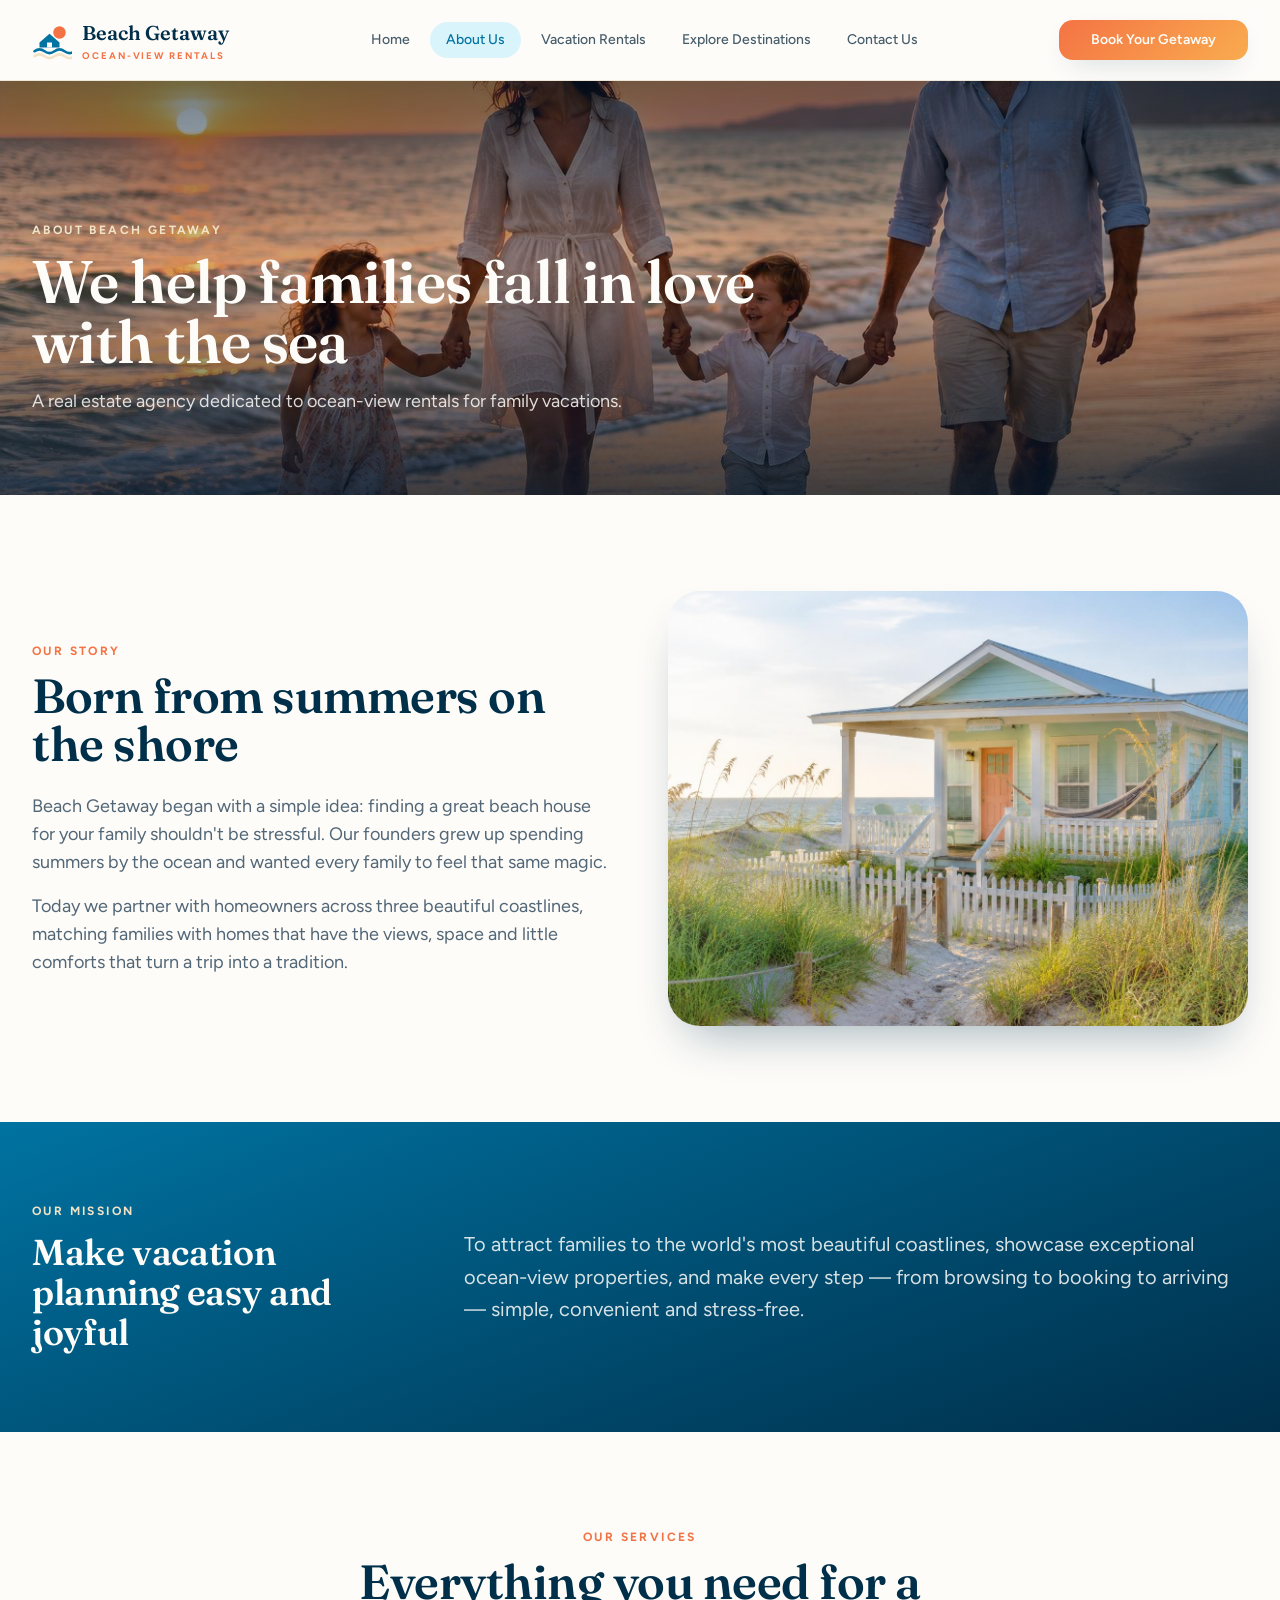
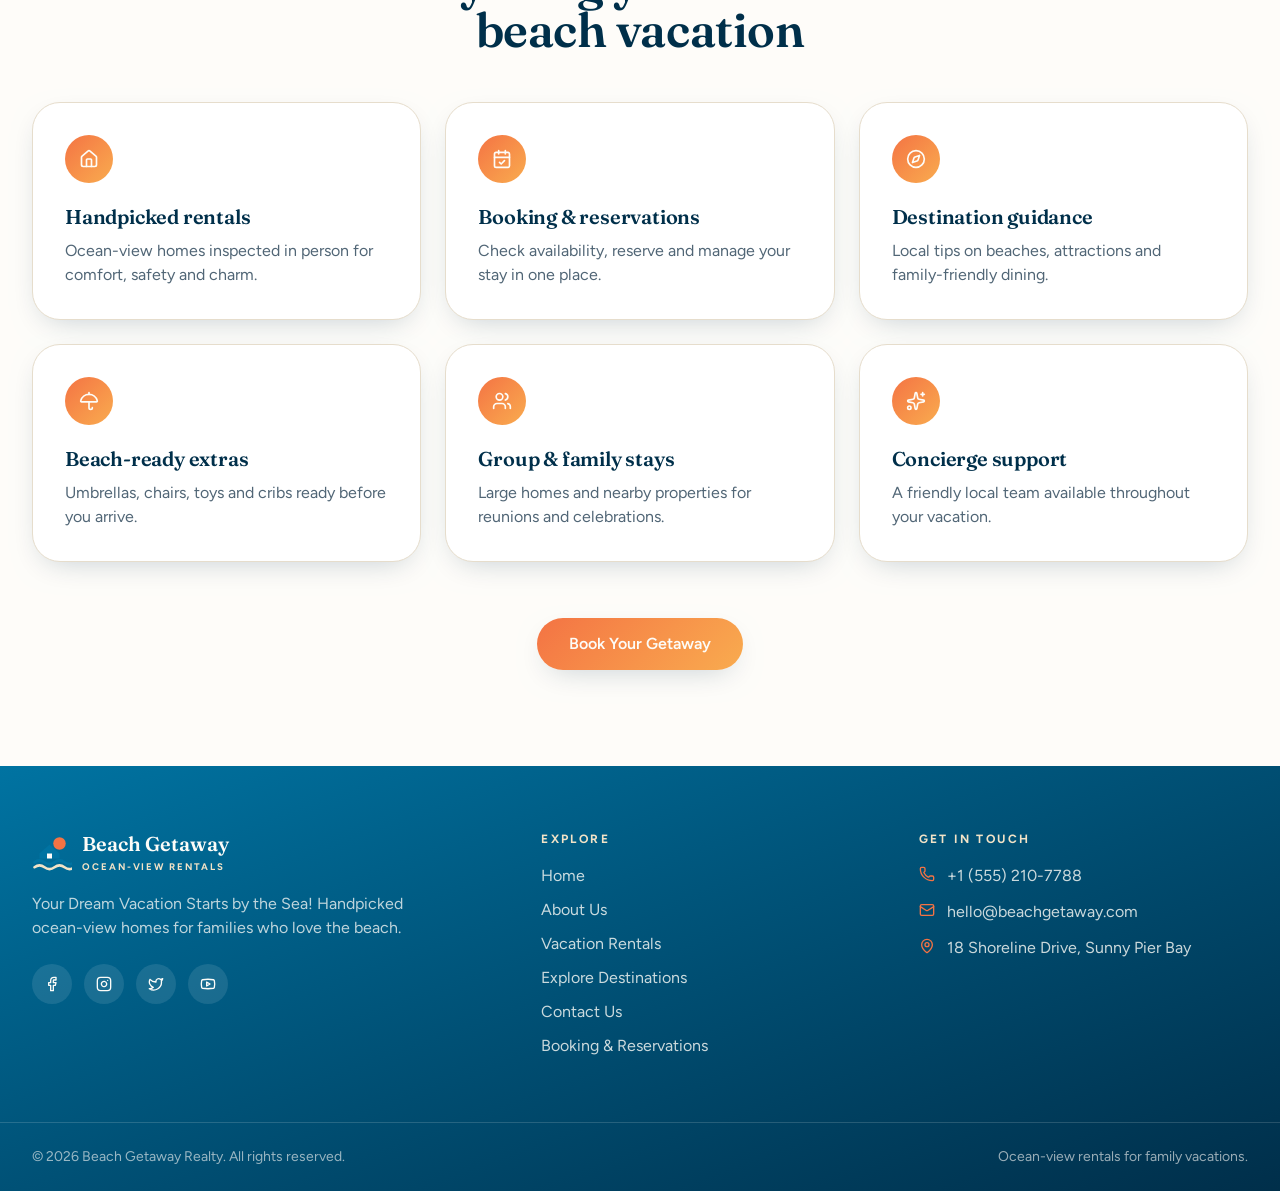
<file: about.html>
<!DOCTYPE html>
<!DOCTYPE html>
<html data-tsd-source="/src/routes/__root.tsx:122:5" lang="en"><head data-tsd-source="/src/routes/__root.tsx:123:7"><meta charset="utf-8"/><meta content="width=device-width, initial-scale=1" name="viewport"/><link data-precedence="default" href="css/styles.css" rel="stylesheet"/><link data-precedence="default" href="https://fonts.googleapis.com/css2?family=Figtree:wght@400;500;600;700&amp;family=Fraunces:opsz,wght@9..144,500;9..144,600;9..144,700&amp;display=swap" rel="stylesheet"/><title>About Us — Beach Getaway</title><meta content="Beach Getaway" name="author"/><meta content="Learn about Beach Getaway, the real estate agency specialising in ocean-view rentals for family vacations." name="description"/><meta content="About Us — Beach Getaway" property="og:title"/><meta content="Our story, our mission and the services that make family beach vacations easy." property="og:description"/><meta content="website" property="og:type"/><meta content="summary_large_image" name="twitter:card"/><link href="favicon.svg" rel="icon" type="image/svg+xml"/><link href="https://fonts.googleapis.com" rel="preconnect"/><link crossorigin="anonymous" href="https://fonts.gstatic.com" rel="preconnect"/></head><body data-tsd-source="/src/routes/__root.tsx:126:7"><div class="flex min-h-screen flex-col" data-tsd-source="/src/routes/__root.tsx:140:7"><header class="sticky top-0 z-50 border-b border-border/70 bg-background/85 backdrop-blur-md" data-tsd-source="/src/components/site/SiteHeader.tsx:19:5"><div class="container-page flex h-20 items-center justify-between gap-6" data-tsd-source="/src/components/site/SiteHeader.tsx:20:7"><a aria-label="Beach Getaway home" data-tsd-source="/src/components/site/SiteHeader.tsx:21:9" href="index.html"><span class="flex items-center gap-2.5" data-tsd-source="/src/components/site/Logo.tsx:30:5"><svg aria-hidden="true" class="h-10 w-10" data-tsd-source="/src/components/site/Logo.tsx:6:5" viewbox="0 0 64 64"><circle class="fill-coral" cx="44" cy="20" data-tsd-source="/src/components/site/Logo.tsx:7:7" r="10"></circle><path class="fill-primary" d="M12 36 L28 22 L44 36 V44 H12 Z" data-tsd-source="/src/components/site/Logo.tsx:8:7"></path><rect class="fill-background" data-tsd-source="/src/components/site/Logo.tsx:9:7" height="8" width="8" x="24" y="36"></rect><path class="stroke-primary" d="M4 50 Q12 44 20 50 T36 50 T52 50 T68 50" data-tsd-source="/src/components/site/Logo.tsx:10:7" fill="none" stroke-linecap="round" stroke-width="4"></path><path class="stroke-sand" d="M4 58 Q12 52 20 58 T36 58 T52 58 T68 58" data-tsd-source="/src/components/site/Logo.tsx:17:7" fill="none" stroke-linecap="round" stroke-width="4"></path></svg><span class="leading-none" data-tsd-source="/src/components/site/Logo.tsx:32:7"><span class="block font-display text-xl font-semibold text-ocean-deep" data-tsd-source="/src/components/site/Logo.tsx:33:9">Beach Getaway</span><span class="eyebrow mt-1 block text-[0.6rem] text-coral" data-tsd-source="/src/components/site/Logo.tsx:41:9">Ocean-view rentals</span></span></span></a><nav aria-label="Main" class="hidden items-center gap-1 lg:flex" data-tsd-source="/src/components/site/SiteHeader.tsx:25:9"><a class="rounded-full px-4 py-2 text-sm font-medium text-foreground/75 transition-colors hover:bg-muted hover:text-foreground" data-tsd-source="/src/components/site/SiteHeader.tsx:27:13" href="index.html">Home</a><a aria-current="page" class="rounded-full px-4 py-2 text-sm font-medium text-foreground/75 transition-colors hover:bg-muted hover:text-foreground bg-surf text-primary" data-tsd-source="/src/components/site/SiteHeader.tsx:27:13" href="about.html">About Us</a><a class="rounded-full px-4 py-2 text-sm font-medium text-foreground/75 transition-colors hover:bg-muted hover:text-foreground" data-tsd-source="/src/components/site/SiteHeader.tsx:27:13" href="rentals.html">Vacation Rentals</a><a class="rounded-full px-4 py-2 text-sm font-medium text-foreground/75 transition-colors hover:bg-muted hover:text-foreground" data-tsd-source="/src/components/site/SiteHeader.tsx:27:13" href="destinations.html">Explore Destinations</a><a class="rounded-full px-4 py-2 text-sm font-medium text-foreground/75 transition-colors hover:bg-muted hover:text-foreground" data-tsd-source="/src/components/site/SiteHeader.tsx:27:13" href="contact.html">Contact Us</a></nav><div class="flex items-center gap-2" data-tsd-source="/src/components/site/SiteHeader.tsx:39:9"><a class="items-center justify-center gap-2 whitespace-nowrap text-sm cursor-pointer focus-visible:outline-none focus-visible:ring-1 focus-visible:ring-ring disabled:pointer-events-none disabled:opacity-50 disabled:cursor-not-allowed [&amp;_svg]:pointer-events-none [&amp;_svg]:size-4 [&amp;_svg]:shrink-0 bg-gradient-sunset text-coral-foreground font-semibold shadow-soft hover:shadow-lift hover:-translate-y-0.5 transition-all h-10 rounded-md px-8 hidden sm:inline-flex" data-tsd-source="/src/components/site/SiteHeader.tsx:41:13" href="booking.html">Book Your Getaway</a><button aria-expanded="false" aria-label="Open menu" class="inline-flex h-11 w-11 items-center justify-center rounded-full text-foreground hover:bg-muted lg:hidden" data-tsd-source="/src/components/site/SiteHeader.tsx:45:11" type="button"><svg aria-hidden="true" class="lucide lucide-menu h-5 w-5" data-tsd-source="/src/components/site/SiteHeader.tsx:52:49" fill="none" height="24" stroke="currentColor" stroke-linecap="round" stroke-linejoin="round" stroke-width="2" viewbox="0 0 24 24" width="24" xmlns="http://www.w3.org/2000/svg"><path d="M4 5h16"></path><path d="M4 12h16"></path><path d="M4 19h16"></path></svg></button></div></div><nav aria-label="Mobile" class="border-t border-border bg-background lg:hidden" data-tsd-source="/src/components/site/SiteHeader.tsx:58:9" hidden=""><div class="container-page flex flex-col gap-1 py-4" data-tsd-source="/src/components/site/SiteHeader.tsx:59:11"><a aria-current="page" class="rounded-xl px-4 py-3 font-medium text-foreground/80 hover:bg-muted bg-surf text-primary" data-tsd-source="/src/components/site/SiteHeader.tsx:61:15" href="index.html">Home</a><a class="rounded-xl px-4 py-3 font-medium text-foreground/80 hover:bg-muted" data-tsd-source="/src/components/site/SiteHeader.tsx:61:15" href="about.html">About Us</a><a class="rounded-xl px-4 py-3 font-medium text-foreground/80 hover:bg-muted" data-tsd-source="/src/components/site/SiteHeader.tsx:61:15" href="rentals.html">Vacation Rentals</a><a class="rounded-xl px-4 py-3 font-medium text-foreground/80 hover:bg-muted" data-tsd-source="/src/components/site/SiteHeader.tsx:61:15" href="destinations.html">Explore Destinations</a><a class="rounded-xl px-4 py-3 font-medium text-foreground/80 hover:bg-muted" data-tsd-source="/src/components/site/SiteHeader.tsx:61:15" href="contact.html">Contact Us</a><a class="inline-flex items-center justify-center gap-2 whitespace-nowrap cursor-pointer focus-visible:outline-none focus-visible:ring-1 focus-visible:ring-ring disabled:pointer-events-none disabled:opacity-50 disabled:cursor-not-allowed [&amp;_svg]:pointer-events-none [&amp;_svg]:size-4 [&amp;_svg]:shrink-0 rounded-full bg-gradient-sunset text-coral-foreground font-semibold shadow-soft hover:shadow-lift hover:-translate-y-0.5 transition-all h-13 px-8 text-base mt-2" data-tsd-source="/src/components/site/SiteHeader.tsx:73:15" href="booking.html">Book Your Getaway</a></div></nav></header><main class="flex-1" data-tsd-source="/src/routes/__root.tsx:142:9"><!--$--><section class="relative isolate overflow-hidden" data-tsd-source="/src/components/site/PageHero.tsx:13:5"><img alt="" class="absolute inset-0 -z-20 h-full w-full object-cover" data-tsd-source="/src/components/site/PageHero.tsx:14:7" height="1080" src="assets/family-sunset.jpg" width="1920"/><div class="absolute inset-0 -z-10 bg-hero-overlay" data-tsd-source="/src/components/site/PageHero.tsx:21:7"></div><div class="container-page flex min-h-[46vh] flex-col justify-end py-16 md:py-20" data-tsd-source="/src/components/site/PageHero.tsx:22:7"><p class="eyebrow animate-float-in text-sand" data-tsd-source="/src/components/site/PageHero.tsx:23:9">About Beach Getaway</p><h1 class="mt-3 max-w-3xl animate-float-in text-4xl font-semibold text-primary-foreground md:text-6xl" data-tsd-source="/src/components/site/PageHero.tsx:24:9">We help families fall in love with the sea</h1><p class="mt-4 max-w-2xl animate-float-in text-lg text-primary-foreground/85" data-tsd-source="/src/components/site/PageHero.tsx:28:11">A real estate agency dedicated to ocean-view rentals for family vacations.</p></div></section><section class="container-page grid gap-14 py-24 lg:grid-cols-2 lg:items-center" data-tsd-source="/src/routes/about.tsx:72:7"><div data-tsd-source="/src/routes/about.tsx:73:9"><div class="max-w-2xl" data-tsd-source="/src/components/site/PageHero.tsx:50:5"><p class="eyebrow text-coral" data-tsd-source="/src/components/site/PageHero.tsx:51:7">Our story</p><h2 class="mt-3 text-3xl font-semibold text-ocean-deep md:text-5xl" data-tsd-source="/src/components/site/PageHero.tsx:52:7">Born from summers on the shore</h2></div><div class="mt-6 space-y-4 text-lg text-muted-foreground" data-tsd-source="/src/routes/about.tsx:75:11"><p data-tsd-source="/src/routes/about.tsx:76:13">Beach Getaway began with a simple idea: finding a great beach house for your family shouldn't be stressful. Our founders grew up spending summers by the ocean and wanted every family to feel that same magic.</p><p data-tsd-source="/src/routes/about.tsx:81:13">Today we partner with homeowners across three beautiful coastlines, matching families with homes that have the views, space and little comforts that turn a trip into a tradition.</p></div></div><img alt="Beach cottage among the dunes" class="aspect-[4/3] w-full rounded-[2rem] object-cover shadow-lift" data-tsd-source="/src/routes/about.tsx:88:9" height="912" loading="lazy" src="assets/rental-cottage.jpg" width="1200"/></section><section class="bg-gradient-ocean py-20 text-primary-foreground" data-tsd-source="/src/routes/about.tsx:98:7"><div class="container-page grid gap-10 md:grid-cols-[1fr_2fr] md:items-center" data-tsd-source="/src/routes/about.tsx:99:9"><div data-tsd-source="/src/routes/about.tsx:100:11"><p class="eyebrow text-sand" data-tsd-source="/src/routes/about.tsx:101:13">Our mission</p><h2 class="mt-3 text-4xl font-semibold" data-tsd-source="/src/routes/about.tsx:102:13">Make vacation planning easy and joyful</h2></div><p class="text-xl leading-relaxed text-primary-foreground/85" data-tsd-source="/src/routes/about.tsx:104:11">To attract families to the world's most beautiful coastlines, showcase exceptional ocean-view properties, and make every step — from browsing to booking to arriving — simple, convenient and stress-free.</p></div></section><section class="container-page py-24" data-tsd-source="/src/routes/about.tsx:112:7"><div class="mx-auto max-w-2xl text-center" data-tsd-source="/src/components/site/PageHero.tsx:50:5"><p class="eyebrow text-coral" data-tsd-source="/src/components/site/PageHero.tsx:51:7">Our services</p><h2 class="mt-3 text-3xl font-semibold text-ocean-deep md:text-5xl" data-tsd-source="/src/components/site/PageHero.tsx:52:7">Everything you need for a beach vacation</h2></div><div class="mt-12 grid gap-6 sm:grid-cols-2 lg:grid-cols-3" data-tsd-source="/src/routes/about.tsx:118:9"><div class="rounded-3xl border border-border bg-card p-8 shadow-soft" data-tsd-source="/src/routes/about.tsx:120:13"><span class="inline-flex h-12 w-12 items-center justify-center rounded-2xl bg-gradient-sunset text-coral-foreground" data-tsd-source="/src/routes/about.tsx:121:15"><svg aria-hidden="true" class="lucide lucide-house h-5 w-5" data-tsd-source="/src/routes/about.tsx:122:17" fill="none" height="24" stroke="currentColor" stroke-linecap="round" stroke-linejoin="round" stroke-width="2" viewbox="0 0 24 24" width="24" xmlns="http://www.w3.org/2000/svg"><path d="M15 21v-8a1 1 0 0 0-1-1h-4a1 1 0 0 0-1 1v8"></path><path d="M3 10a2 2 0 0 1 .709-1.528l7-6a2 2 0 0 1 2.582 0l7 6A2 2 0 0 1 21 10v9a2 2 0 0 1-2 2H5a2 2 0 0 1-2-2z"></path></svg></span><h3 class="mt-5 text-xl font-semibold text-ocean-deep" data-tsd-source="/src/routes/about.tsx:124:15">Handpicked rentals</h3><p class="mt-2 text-muted-foreground" data-tsd-source="/src/routes/about.tsx:125:15">Ocean-view homes inspected in person for comfort, safety and charm.</p></div><div class="rounded-3xl border border-border bg-card p-8 shadow-soft" data-tsd-source="/src/routes/about.tsx:120:13"><span class="inline-flex h-12 w-12 items-center justify-center rounded-2xl bg-gradient-sunset text-coral-foreground" data-tsd-source="/src/routes/about.tsx:121:15"><svg aria-hidden="true" class="lucide lucide-calendar-check h-5 w-5" data-tsd-source="/src/routes/about.tsx:122:17" fill="none" height="24" stroke="currentColor" stroke-linecap="round" stroke-linejoin="round" stroke-width="2" viewbox="0 0 24 24" width="24" xmlns="http://www.w3.org/2000/svg"><path d="M8 2v4"></path><path d="M16 2v4"></path><rect height="18" rx="2" width="18" x="3" y="4"></rect><path d="M3 10h18"></path><path d="m9 16 2 2 4-4"></path></svg></span><h3 class="mt-5 text-xl font-semibold text-ocean-deep" data-tsd-source="/src/routes/about.tsx:124:15">Booking &amp; reservations</h3><p class="mt-2 text-muted-foreground" data-tsd-source="/src/routes/about.tsx:125:15">Check availability, reserve and manage your stay in one place.</p></div><div class="rounded-3xl border border-border bg-card p-8 shadow-soft" data-tsd-source="/src/routes/about.tsx:120:13"><span class="inline-flex h-12 w-12 items-center justify-center rounded-2xl bg-gradient-sunset text-coral-foreground" data-tsd-source="/src/routes/about.tsx:121:15"><svg aria-hidden="true" class="lucide lucide-compass h-5 w-5" data-tsd-source="/src/routes/about.tsx:122:17" fill="none" height="24" stroke="currentColor" stroke-linecap="round" stroke-linejoin="round" stroke-width="2" viewbox="0 0 24 24" width="24" xmlns="http://www.w3.org/2000/svg"><circle cx="12" cy="12" r="10"></circle><path d="m16.24 7.76-1.804 5.411a2 2 0 0 1-1.265 1.265L7.76 16.24l1.804-5.411a2 2 0 0 1 1.265-1.265z"></path></svg></span><h3 class="mt-5 text-xl font-semibold text-ocean-deep" data-tsd-source="/src/routes/about.tsx:124:15">Destination guidance</h3><p class="mt-2 text-muted-foreground" data-tsd-source="/src/routes/about.tsx:125:15">Local tips on beaches, attractions and family-friendly dining.</p></div><div class="rounded-3xl border border-border bg-card p-8 shadow-soft" data-tsd-source="/src/routes/about.tsx:120:13"><span class="inline-flex h-12 w-12 items-center justify-center rounded-2xl bg-gradient-sunset text-coral-foreground" data-tsd-source="/src/routes/about.tsx:121:15"><svg aria-hidden="true" class="lucide lucide-umbrella h-5 w-5" data-tsd-source="/src/routes/about.tsx:122:17" fill="none" height="24" stroke="currentColor" stroke-linecap="round" stroke-linejoin="round" stroke-width="2" viewbox="0 0 24 24" width="24" xmlns="http://www.w3.org/2000/svg"><path d="M12 13v7a2 2 0 0 0 4 0"></path><path d="M12 2v2"></path><path d="M20.992 13a1 1 0 0 0 .97-1.274 10.284 10.284 0 0 0-19.923 0A1 1 0 0 0 3 13z"></path></svg></span><h3 class="mt-5 text-xl font-semibold text-ocean-deep" data-tsd-source="/src/routes/about.tsx:124:15">Beach-ready extras</h3><p class="mt-2 text-muted-foreground" data-tsd-source="/src/routes/about.tsx:125:15">Umbrellas, chairs, toys and cribs ready before you arrive.</p></div><div class="rounded-3xl border border-border bg-card p-8 shadow-soft" data-tsd-source="/src/routes/about.tsx:120:13"><span class="inline-flex h-12 w-12 items-center justify-center rounded-2xl bg-gradient-sunset text-coral-foreground" data-tsd-source="/src/routes/about.tsx:121:15"><svg aria-hidden="true" class="lucide lucide-users h-5 w-5" data-tsd-source="/src/routes/about.tsx:122:17" fill="none" height="24" stroke="currentColor" stroke-linecap="round" stroke-linejoin="round" stroke-width="2" viewbox="0 0 24 24" width="24" xmlns="http://www.w3.org/2000/svg"><path d="M16 21v-2a4 4 0 0 0-4-4H6a4 4 0 0 0-4 4v2"></path><path d="M16 3.128a4 4 0 0 1 0 7.744"></path><path d="M22 21v-2a4 4 0 0 0-3-3.87"></path><circle cx="9" cy="7" r="4"></circle></svg></span><h3 class="mt-5 text-xl font-semibold text-ocean-deep" data-tsd-source="/src/routes/about.tsx:124:15">Group &amp; family stays</h3><p class="mt-2 text-muted-foreground" data-tsd-source="/src/routes/about.tsx:125:15">Large homes and nearby properties for reunions and celebrations.</p></div><div class="rounded-3xl border border-border bg-card p-8 shadow-soft" data-tsd-source="/src/routes/about.tsx:120:13"><span class="inline-flex h-12 w-12 items-center justify-center rounded-2xl bg-gradient-sunset text-coral-foreground" data-tsd-source="/src/routes/about.tsx:121:15"><svg aria-hidden="true" class="lucide lucide-sparkles h-5 w-5" data-tsd-source="/src/routes/about.tsx:122:17" fill="none" height="24" stroke="currentColor" stroke-linecap="round" stroke-linejoin="round" stroke-width="2" viewbox="0 0 24 24" width="24" xmlns="http://www.w3.org/2000/svg"><path d="M11.017 2.814a1 1 0 0 1 1.966 0l1.051 5.558a2 2 0 0 0 1.594 1.594l5.558 1.051a1 1 0 0 1 0 1.966l-5.558 1.051a2 2 0 0 0-1.594 1.594l-1.051 5.558a1 1 0 0 1-1.966 0l-1.051-5.558a2 2 0 0 0-1.594-1.594l-5.558-1.051a1 1 0 0 1 0-1.966l5.558-1.051a2 2 0 0 0 1.594-1.594z"></path><path d="M20 2v4"></path><path d="M22 4h-4"></path><circle cx="4" cy="20" r="2"></circle></svg></span><h3 class="mt-5 text-xl font-semibold text-ocean-deep" data-tsd-source="/src/routes/about.tsx:124:15">Concierge support</h3><p class="mt-2 text-muted-foreground" data-tsd-source="/src/routes/about.tsx:125:15">A friendly local team available throughout your vacation.</p></div></div><div class="mt-14 text-center" data-tsd-source="/src/routes/about.tsx:129:9"><a class="inline-flex items-center justify-center gap-2 whitespace-nowrap cursor-pointer focus-visible:outline-none focus-visible:ring-1 focus-visible:ring-ring disabled:pointer-events-none disabled:opacity-50 disabled:cursor-not-allowed [&amp;_svg]:pointer-events-none [&amp;_svg]:size-4 [&amp;_svg]:shrink-0 rounded-full bg-gradient-sunset text-coral-foreground font-semibold shadow-soft hover:shadow-lift hover:-translate-y-0.5 transition-all h-13 px-8 text-base" data-tsd-source="/src/routes/about.tsx:131:13" href="booking.html">Book Your Getaway</a></div></section><!--/$--></main><footer class="bg-gradient-ocean text-primary-foreground" data-tsd-source="/src/components/site/SiteFooter.tsx:16:5"><div class="container-page grid gap-12 py-16 md:grid-cols-[1.4fr_1fr_1fr]" data-tsd-source="/src/components/site/SiteFooter.tsx:17:7"><div class="max-w-sm" data-tsd-source="/src/components/site/SiteFooter.tsx:18:9"><span class="flex items-center gap-2.5" data-tsd-source="/src/components/site/Logo.tsx:30:5"><svg aria-hidden="true" class="h-10 w-10" data-tsd-source="/src/components/site/Logo.tsx:6:5" viewbox="0 0 64 64"><circle class="fill-coral" cx="44" cy="20" data-tsd-source="/src/components/site/Logo.tsx:7:7" r="10"></circle><path class="fill-primary" d="M12 36 L28 22 L44 36 V44 H12 Z" data-tsd-source="/src/components/site/Logo.tsx:8:7"></path><rect class="fill-background" data-tsd-source="/src/components/site/Logo.tsx:9:7" height="8" width="8" x="24" y="36"></rect><path class="stroke-primary" d="M4 50 Q12 44 20 50 T36 50 T52 50 T68 50" data-tsd-source="/src/components/site/Logo.tsx:10:7" fill="none" stroke-linecap="round" stroke-width="4"></path><path class="stroke-sand" d="M4 58 Q12 52 20 58 T36 58 T52 58 T68 58" data-tsd-source="/src/components/site/Logo.tsx:17:7" fill="none" stroke-linecap="round" stroke-width="4"></path></svg><span class="leading-none" data-tsd-source="/src/components/site/Logo.tsx:32:7"><span class="block font-display text-xl font-semibold text-primary-foreground" data-tsd-source="/src/components/site/Logo.tsx:33:9">Beach Getaway</span><span class="eyebrow mt-1 block text-[0.6rem] text-sand" data-tsd-source="/src/components/site/Logo.tsx:41:9">Ocean-view rentals</span></span></span><p class="mt-5 text-primary-foreground/75" data-tsd-source="/src/components/site/SiteFooter.tsx:20:11">Your Dream Vacation Starts by the Sea! Handpicked ocean-view homes for families who love the beach.</p><div class="mt-6 flex gap-3" data-tsd-source="/src/components/site/SiteFooter.tsx:24:11"><a aria-label="Facebook" class="inline-flex h-10 w-10 items-center justify-center rounded-full bg-primary-foreground/10 transition-colors hover:bg-coral" data-tsd-source="/src/components/site/SiteFooter.tsx:26:15" href="https://facebook.com" rel="noreferrer" target="_blank"><svg aria-hidden="true" class="lucide lucide-facebook h-4 w-4" data-tsd-source="/src/components/site/SiteFooter.tsx:34:17" fill="none" height="24" stroke="currentColor" stroke-linecap="round" stroke-linejoin="round" stroke-width="2" viewbox="0 0 24 24" width="24" xmlns="http://www.w3.org/2000/svg"><path d="M18 2h-3a5 5 0 0 0-5 5v3H7v4h3v8h4v-8h3l1-4h-4V7a1 1 0 0 1 1-1h3z"></path></svg></a><a aria-label="Instagram" class="inline-flex h-10 w-10 items-center justify-center rounded-full bg-primary-foreground/10 transition-colors hover:bg-coral" data-tsd-source="/src/components/site/SiteFooter.tsx:26:15" href="https://instagram.com" rel="noreferrer" target="_blank"><svg aria-hidden="true" class="lucide lucide-instagram h-4 w-4" data-tsd-source="/src/components/site/SiteFooter.tsx:34:17" fill="none" height="24" stroke="currentColor" stroke-linecap="round" stroke-linejoin="round" stroke-width="2" viewbox="0 0 24 24" width="24" xmlns="http://www.w3.org/2000/svg"><rect height="20" rx="5" ry="5" width="20" x="2" y="2"></rect><path d="M16 11.37A4 4 0 1 1 12.63 8 4 4 0 0 1 16 11.37z"></path><line x1="17.5" x2="17.51" y1="6.5" y2="6.5"></line></svg></a><a aria-label="Twitter" class="inline-flex h-10 w-10 items-center justify-center rounded-full bg-primary-foreground/10 transition-colors hover:bg-coral" data-tsd-source="/src/components/site/SiteFooter.tsx:26:15" href="https://twitter.com" rel="noreferrer" target="_blank"><svg aria-hidden="true" class="lucide lucide-twitter h-4 w-4" data-tsd-source="/src/components/site/SiteFooter.tsx:34:17" fill="none" height="24" stroke="currentColor" stroke-linecap="round" stroke-linejoin="round" stroke-width="2" viewbox="0 0 24 24" width="24" xmlns="http://www.w3.org/2000/svg"><path d="M22 4s-.7 2.1-2 3.4c1.6 10-9.4 17.3-18 11.6 2.2.1 4.4-.6 6-2C3 15.5.5 9.6 3 5c2.2 2.6 5.6 4.1 9 4-.9-4.2 4-6.6 7-3.8 1.1 0 3-1.2 3-1.2z"></path></svg></a><a aria-label="YouTube" class="inline-flex h-10 w-10 items-center justify-center rounded-full bg-primary-foreground/10 transition-colors hover:bg-coral" data-tsd-source="/src/components/site/SiteFooter.tsx:26:15" href="https://youtube.com" rel="noreferrer" target="_blank"><svg aria-hidden="true" class="lucide lucide-youtube h-4 w-4" data-tsd-source="/src/components/site/SiteFooter.tsx:34:17" fill="none" height="24" stroke="currentColor" stroke-linecap="round" stroke-linejoin="round" stroke-width="2" viewbox="0 0 24 24" width="24" xmlns="http://www.w3.org/2000/svg"><path d="M2.5 17a24.12 24.12 0 0 1 0-10 2 2 0 0 1 1.4-1.4 49.56 49.56 0 0 1 16.2 0A2 2 0 0 1 21.5 7a24.12 24.12 0 0 1 0 10 2 2 0 0 1-1.4 1.4 49.55 49.55 0 0 1-16.2 0A2 2 0 0 1 2.5 17"></path><path d="m10 15 5-3-5-3z"></path></svg></a></div></div><div data-tsd-source="/src/components/site/SiteFooter.tsx:40:9"><h3 class="eyebrow text-sand" data-tsd-source="/src/components/site/SiteFooter.tsx:41:11">Explore</h3><ul class="mt-4 space-y-2.5" data-tsd-source="/src/components/site/SiteFooter.tsx:42:11"><li data-tsd-source="/src/components/site/SiteFooter.tsx:44:15"><a class="text-primary-foreground/80 hover:text-primary-foreground" data-tsd-source="/src/components/site/SiteFooter.tsx:45:17" href="index.html">Home</a></li><li data-tsd-source="/src/components/site/SiteFooter.tsx:44:15"><a aria-current="page" class="text-primary-foreground/80 hover:text-primary-foreground active" data-tsd-source="/src/components/site/SiteFooter.tsx:45:17" href="about.html">About Us</a></li><li data-tsd-source="/src/components/site/SiteFooter.tsx:44:15"><a class="text-primary-foreground/80 hover:text-primary-foreground" data-tsd-source="/src/components/site/SiteFooter.tsx:45:17" href="rentals.html">Vacation Rentals</a></li><li data-tsd-source="/src/components/site/SiteFooter.tsx:44:15"><a class="text-primary-foreground/80 hover:text-primary-foreground" data-tsd-source="/src/components/site/SiteFooter.tsx:45:17" href="destinations.html">Explore Destinations</a></li><li data-tsd-source="/src/components/site/SiteFooter.tsx:44:15"><a class="text-primary-foreground/80 hover:text-primary-foreground" data-tsd-source="/src/components/site/SiteFooter.tsx:45:17" href="contact.html">Contact Us</a></li><li data-tsd-source="/src/components/site/SiteFooter.tsx:53:13"><a class="text-primary-foreground/80 hover:text-primary-foreground" data-tsd-source="/src/components/site/SiteFooter.tsx:54:15" href="booking.html">Booking &amp; Reservations</a></li></ul></div><div data-tsd-source="/src/components/site/SiteFooter.tsx:65:9"><h3 class="eyebrow text-sand" data-tsd-source="/src/components/site/SiteFooter.tsx:66:11">Get in touch</h3><ul class="mt-4 space-y-3 text-primary-foreground/80" data-tsd-source="/src/components/site/SiteFooter.tsx:67:11"><li class="flex gap-3" data-tsd-source="/src/components/site/SiteFooter.tsx:68:13"><svg aria-hidden="true" class="lucide lucide-phone mt-0.5 h-4 w-4 shrink-0 text-coral" data-tsd-source="/src/components/site/SiteFooter.tsx:69:15" fill="none" height="24" stroke="currentColor" stroke-linecap="round" stroke-linejoin="round" stroke-width="2" viewbox="0 0 24 24" width="24" xmlns="http://www.w3.org/2000/svg"><path d="M13.832 16.568a1 1 0 0 0 1.213-.303l.355-.465A2 2 0 0 1 17 15h3a2 2 0 0 1 2 2v3a2 2 0 0 1-2 2A18 18 0 0 1 2 4a2 2 0 0 1 2-2h3a2 2 0 0 1 2 2v3a2 2 0 0 1-.8 1.6l-.468.351a1 1 0 0 0-.292 1.233 14 14 0 0 0 6.392 6.384"></path></svg> <!-- -->+1 (555) 210-7788</li><li class="flex gap-3" data-tsd-source="/src/components/site/SiteFooter.tsx:71:13"><svg aria-hidden="true" class="lucide lucide-mail mt-0.5 h-4 w-4 shrink-0 text-coral" data-tsd-source="/src/components/site/SiteFooter.tsx:72:15" fill="none" height="24" stroke="currentColor" stroke-linecap="round" stroke-linejoin="round" stroke-width="2" viewbox="0 0 24 24" width="24" xmlns="http://www.w3.org/2000/svg"><path d="m22 7-8.991 5.727a2 2 0 0 1-2.009 0L2 7"></path><rect height="16" rx="2" width="20" x="2" y="4"></rect></svg> <!-- -->hello@beachgetaway.com</li><li class="flex gap-3" data-tsd-source="/src/components/site/SiteFooter.tsx:74:13"><svg aria-hidden="true" class="lucide lucide-map-pin mt-0.5 h-4 w-4 shrink-0 text-coral" data-tsd-source="/src/components/site/SiteFooter.tsx:75:15" fill="none" height="24" stroke="currentColor" stroke-linecap="round" stroke-linejoin="round" stroke-width="2" viewbox="0 0 24 24" width="24" xmlns="http://www.w3.org/2000/svg"><path d="M20 10c0 4.993-5.539 10.193-7.399 11.799a1 1 0 0 1-1.202 0C9.539 20.193 4 14.993 4 10a8 8 0 0 1 16 0"></path><circle cx="12" cy="10" r="3"></circle></svg> <!-- -->18 Shoreline Drive, Sunny Pier Bay</li></ul></div></div><div class="border-t border-primary-foreground/15" data-tsd-source="/src/components/site/SiteFooter.tsx:80:7"><div class="container-page flex flex-col justify-between gap-2 py-6 text-sm text-primary-foreground/60 sm:flex-row" data-tsd-source="/src/components/site/SiteFooter.tsx:81:9"><p data-tsd-source="/src/components/site/SiteFooter.tsx:82:11">© <!-- -->2026<!-- --> Beach Getaway Realty. All rights reserved.</p><p data-tsd-source="/src/components/site/SiteFooter.tsx:83:11">Ocean-view rentals for family vacations.</p></div></div></footer></div><script src="js/site.js"></script></body></html>
</file>
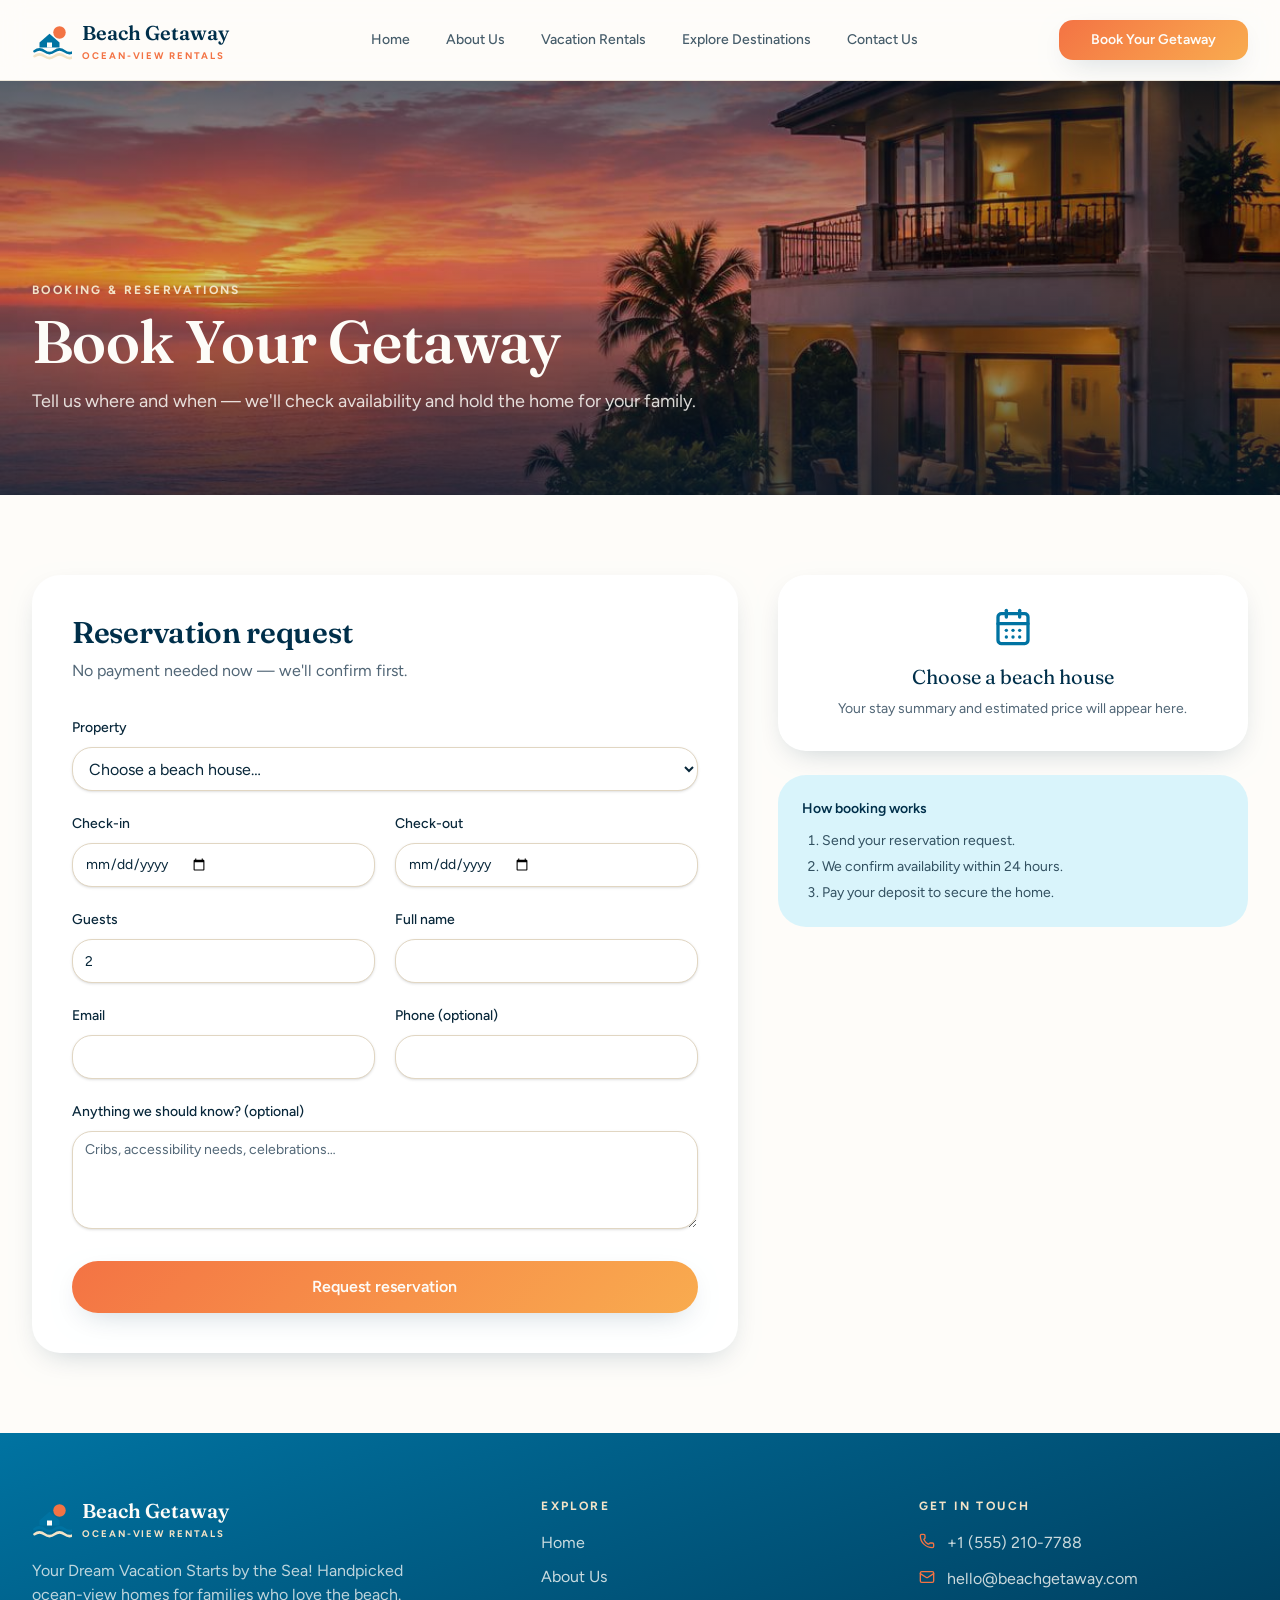
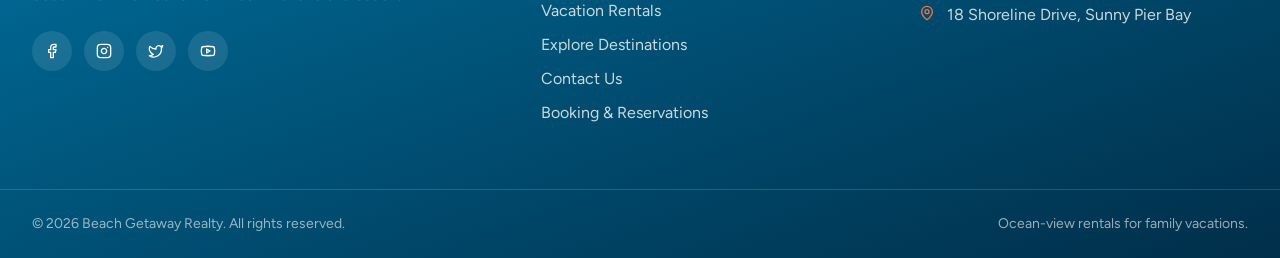
<file: booking.html>
<!DOCTYPE html>
<!DOCTYPE html>
<html data-tsd-source="/src/routes/__root.tsx:122:5" lang="en"><head data-tsd-source="/src/routes/__root.tsx:123:7"><meta charset="utf-8"/><meta content="width=device-width, initial-scale=1" name="viewport"/><link data-precedence="default" href="css/styles.css" rel="stylesheet"/><link data-precedence="default" href="https://fonts.googleapis.com/css2?family=Figtree:wght@400;500;600;700&amp;family=Fraunces:opsz,wght@9..144,500;9..144,600;9..144,700&amp;display=swap" rel="stylesheet"/><title>Booking &amp; Reservations — Beach Getaway</title><meta content="Beach Getaway" name="author"/><meta content="Check availability and reserve your ocean-view beach house with Beach Getaway." name="description"/><meta content="Booking &amp; Reservations — Beach Getaway" property="og:title"/><meta content="Inquire about rental availability and reserve your family beach vacation." property="og:description"/><meta content="website" property="og:type"/><meta content="summary_large_image" name="twitter:card"/><link href="favicon.svg" rel="icon" type="image/svg+xml"/><link href="https://fonts.googleapis.com" rel="preconnect"/><link crossorigin="anonymous" href="https://fonts.gstatic.com" rel="preconnect"/></head><body data-tsd-source="/src/routes/__root.tsx:126:7"><div class="flex min-h-screen flex-col" data-tsd-source="/src/routes/__root.tsx:140:7"><header class="sticky top-0 z-50 border-b border-border/70 bg-background/85 backdrop-blur-md" data-tsd-source="/src/components/site/SiteHeader.tsx:19:5"><div class="container-page flex h-20 items-center justify-between gap-6" data-tsd-source="/src/components/site/SiteHeader.tsx:20:7"><a aria-label="Beach Getaway home" data-tsd-source="/src/components/site/SiteHeader.tsx:21:9" href="index.html"><span class="flex items-center gap-2.5" data-tsd-source="/src/components/site/Logo.tsx:30:5"><svg aria-hidden="true" class="h-10 w-10" data-tsd-source="/src/components/site/Logo.tsx:6:5" viewbox="0 0 64 64"><circle class="fill-coral" cx="44" cy="20" data-tsd-source="/src/components/site/Logo.tsx:7:7" r="10"></circle><path class="fill-primary" d="M12 36 L28 22 L44 36 V44 H12 Z" data-tsd-source="/src/components/site/Logo.tsx:8:7"></path><rect class="fill-background" data-tsd-source="/src/components/site/Logo.tsx:9:7" height="8" width="8" x="24" y="36"></rect><path class="stroke-primary" d="M4 50 Q12 44 20 50 T36 50 T52 50 T68 50" data-tsd-source="/src/components/site/Logo.tsx:10:7" fill="none" stroke-linecap="round" stroke-width="4"></path><path class="stroke-sand" d="M4 58 Q12 52 20 58 T36 58 T52 58 T68 58" data-tsd-source="/src/components/site/Logo.tsx:17:7" fill="none" stroke-linecap="round" stroke-width="4"></path></svg><span class="leading-none" data-tsd-source="/src/components/site/Logo.tsx:32:7"><span class="block font-display text-xl font-semibold text-ocean-deep" data-tsd-source="/src/components/site/Logo.tsx:33:9">Beach Getaway</span><span class="eyebrow mt-1 block text-[0.6rem] text-coral" data-tsd-source="/src/components/site/Logo.tsx:41:9">Ocean-view rentals</span></span></span></a><nav aria-label="Main" class="hidden items-center gap-1 lg:flex" data-tsd-source="/src/components/site/SiteHeader.tsx:25:9"><a class="rounded-full px-4 py-2 text-sm font-medium text-foreground/75 transition-colors hover:bg-muted hover:text-foreground" data-tsd-source="/src/components/site/SiteHeader.tsx:27:13" href="index.html">Home</a><a class="rounded-full px-4 py-2 text-sm font-medium text-foreground/75 transition-colors hover:bg-muted hover:text-foreground" data-tsd-source="/src/components/site/SiteHeader.tsx:27:13" href="about.html">About Us</a><a class="rounded-full px-4 py-2 text-sm font-medium text-foreground/75 transition-colors hover:bg-muted hover:text-foreground" data-tsd-source="/src/components/site/SiteHeader.tsx:27:13" href="rentals.html">Vacation Rentals</a><a class="rounded-full px-4 py-2 text-sm font-medium text-foreground/75 transition-colors hover:bg-muted hover:text-foreground" data-tsd-source="/src/components/site/SiteHeader.tsx:27:13" href="destinations.html">Explore Destinations</a><a class="rounded-full px-4 py-2 text-sm font-medium text-foreground/75 transition-colors hover:bg-muted hover:text-foreground" data-tsd-source="/src/components/site/SiteHeader.tsx:27:13" href="contact.html">Contact Us</a></nav><div class="flex items-center gap-2" data-tsd-source="/src/components/site/SiteHeader.tsx:39:9"><a aria-current="page" class="items-center justify-center gap-2 whitespace-nowrap text-sm cursor-pointer focus-visible:outline-none focus-visible:ring-1 focus-visible:ring-ring disabled:pointer-events-none disabled:opacity-50 disabled:cursor-not-allowed [&amp;_svg]:pointer-events-none [&amp;_svg]:size-4 [&amp;_svg]:shrink-0 bg-gradient-sunset text-coral-foreground font-semibold shadow-soft hover:shadow-lift hover:-translate-y-0.5 transition-all h-10 rounded-md px-8 hidden sm:inline-flex active" data-tsd-source="/src/components/site/SiteHeader.tsx:41:13" href="booking.html">Book Your Getaway</a><button aria-expanded="false" aria-label="Open menu" class="inline-flex h-11 w-11 items-center justify-center rounded-full text-foreground hover:bg-muted lg:hidden" data-tsd-source="/src/components/site/SiteHeader.tsx:45:11" type="button"><svg aria-hidden="true" class="lucide lucide-menu h-5 w-5" data-tsd-source="/src/components/site/SiteHeader.tsx:52:49" fill="none" height="24" stroke="currentColor" stroke-linecap="round" stroke-linejoin="round" stroke-width="2" viewbox="0 0 24 24" width="24" xmlns="http://www.w3.org/2000/svg"><path d="M4 5h16"></path><path d="M4 12h16"></path><path d="M4 19h16"></path></svg></button></div></div><nav aria-label="Mobile" class="border-t border-border bg-background lg:hidden" data-tsd-source="/src/components/site/SiteHeader.tsx:58:9" hidden=""><div class="container-page flex flex-col gap-1 py-4" data-tsd-source="/src/components/site/SiteHeader.tsx:59:11"><a aria-current="page" class="rounded-xl px-4 py-3 font-medium text-foreground/80 hover:bg-muted bg-surf text-primary" data-tsd-source="/src/components/site/SiteHeader.tsx:61:15" href="index.html">Home</a><a class="rounded-xl px-4 py-3 font-medium text-foreground/80 hover:bg-muted" data-tsd-source="/src/components/site/SiteHeader.tsx:61:15" href="about.html">About Us</a><a class="rounded-xl px-4 py-3 font-medium text-foreground/80 hover:bg-muted" data-tsd-source="/src/components/site/SiteHeader.tsx:61:15" href="rentals.html">Vacation Rentals</a><a class="rounded-xl px-4 py-3 font-medium text-foreground/80 hover:bg-muted" data-tsd-source="/src/components/site/SiteHeader.tsx:61:15" href="destinations.html">Explore Destinations</a><a class="rounded-xl px-4 py-3 font-medium text-foreground/80 hover:bg-muted" data-tsd-source="/src/components/site/SiteHeader.tsx:61:15" href="contact.html">Contact Us</a><a class="inline-flex items-center justify-center gap-2 whitespace-nowrap cursor-pointer focus-visible:outline-none focus-visible:ring-1 focus-visible:ring-ring disabled:pointer-events-none disabled:opacity-50 disabled:cursor-not-allowed [&amp;_svg]:pointer-events-none [&amp;_svg]:size-4 [&amp;_svg]:shrink-0 rounded-full bg-gradient-sunset text-coral-foreground font-semibold shadow-soft hover:shadow-lift hover:-translate-y-0.5 transition-all h-13 px-8 text-base mt-2" data-tsd-source="/src/components/site/SiteHeader.tsx:73:15" href="booking.html">Book Your Getaway</a></div></nav></header><main class="flex-1" data-tsd-source="/src/routes/__root.tsx:142:9"><!--$--><section class="relative isolate overflow-hidden" data-tsd-source="/src/components/site/PageHero.tsx:13:5"><img alt="" class="absolute inset-0 -z-20 h-full w-full object-cover" data-tsd-source="/src/components/site/PageHero.tsx:14:7" height="1080" src="assets/rental-sunset-villa.jpg" width="1920"/><div class="absolute inset-0 -z-10 bg-hero-overlay" data-tsd-source="/src/components/site/PageHero.tsx:21:7"></div><div class="container-page flex min-h-[46vh] flex-col justify-end py-16 md:py-20" data-tsd-source="/src/components/site/PageHero.tsx:22:7"><p class="eyebrow animate-float-in text-sand" data-tsd-source="/src/components/site/PageHero.tsx:23:9">Booking &amp; reservations</p><h1 class="mt-3 max-w-3xl animate-float-in text-4xl font-semibold text-primary-foreground md:text-6xl" data-tsd-source="/src/components/site/PageHero.tsx:24:9">Book Your Getaway</h1><p class="mt-4 max-w-2xl animate-float-in text-lg text-primary-foreground/85" data-tsd-source="/src/components/site/PageHero.tsx:28:11">Tell us where and when — we'll check availability and hold the home for your family.</p></div></section><section class="container-page grid gap-10 py-20 lg:grid-cols-[1.5fr_1fr]" data-tsd-source="/src/routes/booking.tsx:120:7"><form class="rounded-3xl bg-card p-6 shadow-soft md:p-10" data-tsd-source="/src/routes/booking.tsx:139:11" novalidate=""><h2 class="text-3xl font-semibold text-ocean-deep" data-tsd-source="/src/routes/booking.tsx:144:13">Reservation request</h2><p class="mt-2 text-muted-foreground" data-tsd-source="/src/routes/booking.tsx:145:13">No payment needed now — we'll confirm first.</p><div class="mt-8 grid gap-5 sm:grid-cols-2" data-tsd-source="/src/routes/booking.tsx:149:13"><div class="sm:col-span-2" data-tsd-source="/src/routes/booking.tsx:150:15"><label class="text-sm font-medium leading-none peer-disabled:cursor-not-allowed peer-disabled:opacity-70" data-tsd-source="/src/routes/booking.tsx:151:17" for="property">Property</label><select class="mt-2 flex h-11 w-full rounded-xl border border-input bg-card px-3 text-base text-foreground shadow-sm focus-visible:outline-none focus-visible:ring-2 focus-visible:ring-ring" data-tsd-source="/src/routes/booking.tsx:152:17" id="property"><option data-tsd-source="/src/routes/booking.tsx:158:19" selected="" value="">Choose a beach house…</option><option data-tsd-source="/src/routes/booking.tsx:160:21" value="seabreeze-cliff-house">Seabreeze Cliff House<!-- --> — <!-- -->Lighthouse Cove<!-- --> (<!-- -->$420<!-- -->/night)</option><option data-tsd-source="/src/routes/booking.tsx:160:21" value="azure-infinity-villa">Azure Infinity Villa<!-- --> — <!-- -->Turquoise Lagoon Isles<!-- --> (<!-- -->$560<!-- -->/night)</option><option data-tsd-source="/src/routes/booking.tsx:160:21" value="seagrass-cottage">Seagrass Cottage<!-- --> — <!-- -->Sunny Pier Bay<!-- --> (<!-- -->$210<!-- -->/night)</option><option data-tsd-source="/src/routes/booking.tsx:160:21" value="coral-sunset-manor">Coral Sunset Manor<!-- --> — <!-- -->Lighthouse Cove<!-- --> (<!-- -->$480<!-- -->/night)</option><option data-tsd-source="/src/routes/booking.tsx:160:21" value="palm-lagoon-bungalow">Palm Lagoon Bungalow<!-- --> — <!-- -->Turquoise Lagoon Isles<!-- --> (<!-- -->$290<!-- -->/night)</option><option data-tsd-source="/src/routes/booking.tsx:160:21" value="harbor-view-family-home">Harbor View Family Home<!-- --> — <!-- -->Sunny Pier Bay<!-- --> (<!-- -->$340<!-- -->/night)</option></select></div><div data-tsd-source="/src/routes/booking.tsx:167:15"><label class="text-sm font-medium leading-none peer-disabled:cursor-not-allowed peer-disabled:opacity-70" data-tsd-source="/src/routes/booking.tsx:168:17" for="checkIn">Check-in</label><input class="flex w-full border border-input px-3 py-1 text-base shadow-sm transition-colors file:border-0 file:bg-transparent file:text-sm file:font-medium file:text-foreground placeholder:text-muted-foreground focus-visible:outline-none focus-visible:ring-1 focus-visible:ring-ring disabled:cursor-not-allowed disabled:opacity-50 md:text-sm mt-2 h-11 rounded-xl bg-card" data-tsd-source="/src/routes/booking.tsx:169:17" id="checkIn" type="date" value=""/></div><div data-tsd-source="/src/routes/booking.tsx:178:15"><label class="text-sm font-medium leading-none peer-disabled:cursor-not-allowed peer-disabled:opacity-70" data-tsd-source="/src/routes/booking.tsx:179:17" for="checkOut">Check-out</label><input class="flex w-full border border-input px-3 py-1 text-base shadow-sm transition-colors file:border-0 file:bg-transparent file:text-sm file:font-medium file:text-foreground placeholder:text-muted-foreground focus-visible:outline-none focus-visible:ring-1 focus-visible:ring-ring disabled:cursor-not-allowed disabled:opacity-50 md:text-sm mt-2 h-11 rounded-xl bg-card" data-tsd-source="/src/routes/booking.tsx:180:17" id="checkOut" type="date" value=""/></div><div data-tsd-source="/src/routes/booking.tsx:190:15"><label class="text-sm font-medium leading-none peer-disabled:cursor-not-allowed peer-disabled:opacity-70" data-tsd-source="/src/routes/booking.tsx:191:17" for="guests">Guests</label><input class="flex w-full border border-input px-3 py-1 text-base shadow-sm transition-colors file:border-0 file:bg-transparent file:text-sm file:font-medium file:text-foreground placeholder:text-muted-foreground focus-visible:outline-none focus-visible:ring-1 focus-visible:ring-ring disabled:cursor-not-allowed disabled:opacity-50 md:text-sm mt-2 h-11 rounded-xl bg-card" data-tsd-source="/src/routes/booking.tsx:192:17" id="guests" max="20" min="1" type="number" value="2"/></div><div data-tsd-source="/src/routes/booking.tsx:203:15"><label class="text-sm font-medium leading-none peer-disabled:cursor-not-allowed peer-disabled:opacity-70" data-tsd-source="/src/routes/booking.tsx:204:17" for="name">Full name</label><input autocomplete="name" class="flex w-full border border-input px-3 py-1 text-base shadow-sm transition-colors file:border-0 file:bg-transparent file:text-sm file:font-medium file:text-foreground placeholder:text-muted-foreground focus-visible:outline-none focus-visible:ring-1 focus-visible:ring-ring disabled:cursor-not-allowed disabled:opacity-50 md:text-sm mt-2 h-11 rounded-xl bg-card" data-tsd-source="/src/routes/booking.tsx:205:17" id="name" value=""/></div><div data-tsd-source="/src/routes/booking.tsx:214:15"><label class="text-sm font-medium leading-none peer-disabled:cursor-not-allowed peer-disabled:opacity-70" data-tsd-source="/src/routes/booking.tsx:215:17" for="email">Email</label><input autocomplete="email" class="flex w-full border border-input px-3 py-1 text-base shadow-sm transition-colors file:border-0 file:bg-transparent file:text-sm file:font-medium file:text-foreground placeholder:text-muted-foreground focus-visible:outline-none focus-visible:ring-1 focus-visible:ring-ring disabled:cursor-not-allowed disabled:opacity-50 md:text-sm mt-2 h-11 rounded-xl bg-card" data-tsd-source="/src/routes/booking.tsx:216:17" id="email" type="email" value=""/></div><div data-tsd-source="/src/routes/booking.tsx:226:15"><label class="text-sm font-medium leading-none peer-disabled:cursor-not-allowed peer-disabled:opacity-70" data-tsd-source="/src/routes/booking.tsx:227:17" for="phone">Phone (optional)</label><input autocomplete="tel" class="flex w-full border border-input px-3 py-1 text-base shadow-sm transition-colors file:border-0 file:bg-transparent file:text-sm file:font-medium file:text-foreground placeholder:text-muted-foreground focus-visible:outline-none focus-visible:ring-1 focus-visible:ring-ring disabled:cursor-not-allowed disabled:opacity-50 md:text-sm mt-2 h-11 rounded-xl bg-card" data-tsd-source="/src/routes/booking.tsx:228:17" id="phone" type="tel" value=""/></div><div class="sm:col-span-2" data-tsd-source="/src/routes/booking.tsx:237:15"><label class="text-sm font-medium leading-none peer-disabled:cursor-not-allowed peer-disabled:opacity-70" data-tsd-source="/src/routes/booking.tsx:238:17" for="notes">Anything we should know? (optional)</label><textarea class="flex min-h-[60px] w-full border border-input px-3 py-2 text-base shadow-sm placeholder:text-muted-foreground focus-visible:outline-none focus-visible:ring-1 focus-visible:ring-ring disabled:cursor-not-allowed disabled:opacity-50 md:text-sm mt-2 rounded-xl bg-card" data-tsd-source="/src/routes/booking.tsx:239:17" id="notes" placeholder="Cribs, accessibility needs, celebrations…" rows="4"></textarea></div></div><button class="inline-flex items-center justify-center gap-2 whitespace-nowrap cursor-pointer focus-visible:outline-none focus-visible:ring-1 focus-visible:ring-ring disabled:pointer-events-none disabled:opacity-50 disabled:cursor-not-allowed [&amp;_svg]:pointer-events-none [&amp;_svg]:size-4 [&amp;_svg]:shrink-0 rounded-full bg-gradient-sunset text-coral-foreground font-semibold shadow-soft hover:shadow-lift hover:-translate-y-0.5 transition-all h-13 px-8 text-base mt-8 w-full" data-tsd-source="/src/routes/booking.tsx:249:13" type="submit">Request reservation</button></form><aside class="h-fit space-y-6 lg:sticky lg:top-28" data-tsd-source="/src/routes/booking.tsx:255:9"><div class="overflow-hidden rounded-3xl bg-card shadow-soft" data-tsd-source="/src/routes/booking.tsx:256:11"><div class="p-8 text-center" data-tsd-source="/src/routes/booking.tsx:298:15"><svg aria-hidden="true" class="lucide lucide-calendar-days mx-auto h-10 w-10 text-primary" data-tsd-source="/src/routes/booking.tsx:299:17" fill="none" height="24" stroke="currentColor" stroke-linecap="round" stroke-linejoin="round" stroke-width="2" viewbox="0 0 24 24" width="24" xmlns="http://www.w3.org/2000/svg"><path d="M8 2v4"></path><path d="M16 2v4"></path><rect height="18" rx="2" width="18" x="3" y="4"></rect><path d="M3 10h18"></path><path d="M8 14h.01"></path><path d="M12 14h.01"></path><path d="M16 14h.01"></path><path d="M8 18h.01"></path><path d="M12 18h.01"></path><path d="M16 18h.01"></path></svg><p class="mt-4 font-display text-xl text-ocean-deep" data-tsd-source="/src/routes/booking.tsx:300:17">Choose a beach house</p><p class="mt-2 text-sm text-muted-foreground" data-tsd-source="/src/routes/booking.tsx:301:17">Your stay summary and estimated price will appear here.</p></div></div><div class="rounded-3xl bg-surf p-6 text-sm text-foreground/80" data-tsd-source="/src/routes/booking.tsx:307:11"><p class="font-semibold text-ocean-deep" data-tsd-source="/src/routes/booking.tsx:308:13">How booking works</p><ol class="mt-3 list-decimal space-y-1.5 pl-5" data-tsd-source="/src/routes/booking.tsx:309:13"><li data-tsd-source="/src/routes/booking.tsx:310:15">Send your reservation request.</li><li data-tsd-source="/src/routes/booking.tsx:311:15">We confirm availability within 24 hours.</li><li data-tsd-source="/src/routes/booking.tsx:312:15">Pay your deposit to secure the home.</li></ol></div></aside></section><!--/$--></main><footer class="bg-gradient-ocean text-primary-foreground" data-tsd-source="/src/components/site/SiteFooter.tsx:16:5"><div class="container-page grid gap-12 py-16 md:grid-cols-[1.4fr_1fr_1fr]" data-tsd-source="/src/components/site/SiteFooter.tsx:17:7"><div class="max-w-sm" data-tsd-source="/src/components/site/SiteFooter.tsx:18:9"><span class="flex items-center gap-2.5" data-tsd-source="/src/components/site/Logo.tsx:30:5"><svg aria-hidden="true" class="h-10 w-10" data-tsd-source="/src/components/site/Logo.tsx:6:5" viewbox="0 0 64 64"><circle class="fill-coral" cx="44" cy="20" data-tsd-source="/src/components/site/Logo.tsx:7:7" r="10"></circle><path class="fill-primary" d="M12 36 L28 22 L44 36 V44 H12 Z" data-tsd-source="/src/components/site/Logo.tsx:8:7"></path><rect class="fill-background" data-tsd-source="/src/components/site/Logo.tsx:9:7" height="8" width="8" x="24" y="36"></rect><path class="stroke-primary" d="M4 50 Q12 44 20 50 T36 50 T52 50 T68 50" data-tsd-source="/src/components/site/Logo.tsx:10:7" fill="none" stroke-linecap="round" stroke-width="4"></path><path class="stroke-sand" d="M4 58 Q12 52 20 58 T36 58 T52 58 T68 58" data-tsd-source="/src/components/site/Logo.tsx:17:7" fill="none" stroke-linecap="round" stroke-width="4"></path></svg><span class="leading-none" data-tsd-source="/src/components/site/Logo.tsx:32:7"><span class="block font-display text-xl font-semibold text-primary-foreground" data-tsd-source="/src/components/site/Logo.tsx:33:9">Beach Getaway</span><span class="eyebrow mt-1 block text-[0.6rem] text-sand" data-tsd-source="/src/components/site/Logo.tsx:41:9">Ocean-view rentals</span></span></span><p class="mt-5 text-primary-foreground/75" data-tsd-source="/src/components/site/SiteFooter.tsx:20:11">Your Dream Vacation Starts by the Sea! Handpicked ocean-view homes for families who love the beach.</p><div class="mt-6 flex gap-3" data-tsd-source="/src/components/site/SiteFooter.tsx:24:11"><a aria-label="Facebook" class="inline-flex h-10 w-10 items-center justify-center rounded-full bg-primary-foreground/10 transition-colors hover:bg-coral" data-tsd-source="/src/components/site/SiteFooter.tsx:26:15" href="https://facebook.com" rel="noreferrer" target="_blank"><svg aria-hidden="true" class="lucide lucide-facebook h-4 w-4" data-tsd-source="/src/components/site/SiteFooter.tsx:34:17" fill="none" height="24" stroke="currentColor" stroke-linecap="round" stroke-linejoin="round" stroke-width="2" viewbox="0 0 24 24" width="24" xmlns="http://www.w3.org/2000/svg"><path d="M18 2h-3a5 5 0 0 0-5 5v3H7v4h3v8h4v-8h3l1-4h-4V7a1 1 0 0 1 1-1h3z"></path></svg></a><a aria-label="Instagram" class="inline-flex h-10 w-10 items-center justify-center rounded-full bg-primary-foreground/10 transition-colors hover:bg-coral" data-tsd-source="/src/components/site/SiteFooter.tsx:26:15" href="https://instagram.com" rel="noreferrer" target="_blank"><svg aria-hidden="true" class="lucide lucide-instagram h-4 w-4" data-tsd-source="/src/components/site/SiteFooter.tsx:34:17" fill="none" height="24" stroke="currentColor" stroke-linecap="round" stroke-linejoin="round" stroke-width="2" viewbox="0 0 24 24" width="24" xmlns="http://www.w3.org/2000/svg"><rect height="20" rx="5" ry="5" width="20" x="2" y="2"></rect><path d="M16 11.37A4 4 0 1 1 12.63 8 4 4 0 0 1 16 11.37z"></path><line x1="17.5" x2="17.51" y1="6.5" y2="6.5"></line></svg></a><a aria-label="Twitter" class="inline-flex h-10 w-10 items-center justify-center rounded-full bg-primary-foreground/10 transition-colors hover:bg-coral" data-tsd-source="/src/components/site/SiteFooter.tsx:26:15" href="https://twitter.com" rel="noreferrer" target="_blank"><svg aria-hidden="true" class="lucide lucide-twitter h-4 w-4" data-tsd-source="/src/components/site/SiteFooter.tsx:34:17" fill="none" height="24" stroke="currentColor" stroke-linecap="round" stroke-linejoin="round" stroke-width="2" viewbox="0 0 24 24" width="24" xmlns="http://www.w3.org/2000/svg"><path d="M22 4s-.7 2.1-2 3.4c1.6 10-9.4 17.3-18 11.6 2.2.1 4.4-.6 6-2C3 15.5.5 9.6 3 5c2.2 2.6 5.6 4.1 9 4-.9-4.2 4-6.6 7-3.8 1.1 0 3-1.2 3-1.2z"></path></svg></a><a aria-label="YouTube" class="inline-flex h-10 w-10 items-center justify-center rounded-full bg-primary-foreground/10 transition-colors hover:bg-coral" data-tsd-source="/src/components/site/SiteFooter.tsx:26:15" href="https://youtube.com" rel="noreferrer" target="_blank"><svg aria-hidden="true" class="lucide lucide-youtube h-4 w-4" data-tsd-source="/src/components/site/SiteFooter.tsx:34:17" fill="none" height="24" stroke="currentColor" stroke-linecap="round" stroke-linejoin="round" stroke-width="2" viewbox="0 0 24 24" width="24" xmlns="http://www.w3.org/2000/svg"><path d="M2.5 17a24.12 24.12 0 0 1 0-10 2 2 0 0 1 1.4-1.4 49.56 49.56 0 0 1 16.2 0A2 2 0 0 1 21.5 7a24.12 24.12 0 0 1 0 10 2 2 0 0 1-1.4 1.4 49.55 49.55 0 0 1-16.2 0A2 2 0 0 1 2.5 17"></path><path d="m10 15 5-3-5-3z"></path></svg></a></div></div><div data-tsd-source="/src/components/site/SiteFooter.tsx:40:9"><h3 class="eyebrow text-sand" data-tsd-source="/src/components/site/SiteFooter.tsx:41:11">Explore</h3><ul class="mt-4 space-y-2.5" data-tsd-source="/src/components/site/SiteFooter.tsx:42:11"><li data-tsd-source="/src/components/site/SiteFooter.tsx:44:15"><a class="text-primary-foreground/80 hover:text-primary-foreground" data-tsd-source="/src/components/site/SiteFooter.tsx:45:17" href="index.html">Home</a></li><li data-tsd-source="/src/components/site/SiteFooter.tsx:44:15"><a class="text-primary-foreground/80 hover:text-primary-foreground" data-tsd-source="/src/components/site/SiteFooter.tsx:45:17" href="about.html">About Us</a></li><li data-tsd-source="/src/components/site/SiteFooter.tsx:44:15"><a class="text-primary-foreground/80 hover:text-primary-foreground" data-tsd-source="/src/components/site/SiteFooter.tsx:45:17" href="rentals.html">Vacation Rentals</a></li><li data-tsd-source="/src/components/site/SiteFooter.tsx:44:15"><a class="text-primary-foreground/80 hover:text-primary-foreground" data-tsd-source="/src/components/site/SiteFooter.tsx:45:17" href="destinations.html">Explore Destinations</a></li><li data-tsd-source="/src/components/site/SiteFooter.tsx:44:15"><a class="text-primary-foreground/80 hover:text-primary-foreground" data-tsd-source="/src/components/site/SiteFooter.tsx:45:17" href="contact.html">Contact Us</a></li><li data-tsd-source="/src/components/site/SiteFooter.tsx:53:13"><a aria-current="page" class="text-primary-foreground/80 hover:text-primary-foreground active" data-tsd-source="/src/components/site/SiteFooter.tsx:54:15" href="booking.html">Booking &amp; Reservations</a></li></ul></div><div data-tsd-source="/src/components/site/SiteFooter.tsx:65:9"><h3 class="eyebrow text-sand" data-tsd-source="/src/components/site/SiteFooter.tsx:66:11">Get in touch</h3><ul class="mt-4 space-y-3 text-primary-foreground/80" data-tsd-source="/src/components/site/SiteFooter.tsx:67:11"><li class="flex gap-3" data-tsd-source="/src/components/site/SiteFooter.tsx:68:13"><svg aria-hidden="true" class="lucide lucide-phone mt-0.5 h-4 w-4 shrink-0 text-coral" data-tsd-source="/src/components/site/SiteFooter.tsx:69:15" fill="none" height="24" stroke="currentColor" stroke-linecap="round" stroke-linejoin="round" stroke-width="2" viewbox="0 0 24 24" width="24" xmlns="http://www.w3.org/2000/svg"><path d="M13.832 16.568a1 1 0 0 0 1.213-.303l.355-.465A2 2 0 0 1 17 15h3a2 2 0 0 1 2 2v3a2 2 0 0 1-2 2A18 18 0 0 1 2 4a2 2 0 0 1 2-2h3a2 2 0 0 1 2 2v3a2 2 0 0 1-.8 1.6l-.468.351a1 1 0 0 0-.292 1.233 14 14 0 0 0 6.392 6.384"></path></svg> <!-- -->+1 (555) 210-7788</li><li class="flex gap-3" data-tsd-source="/src/components/site/SiteFooter.tsx:71:13"><svg aria-hidden="true" class="lucide lucide-mail mt-0.5 h-4 w-4 shrink-0 text-coral" data-tsd-source="/src/components/site/SiteFooter.tsx:72:15" fill="none" height="24" stroke="currentColor" stroke-linecap="round" stroke-linejoin="round" stroke-width="2" viewbox="0 0 24 24" width="24" xmlns="http://www.w3.org/2000/svg"><path d="m22 7-8.991 5.727a2 2 0 0 1-2.009 0L2 7"></path><rect height="16" rx="2" width="20" x="2" y="4"></rect></svg> <!-- -->hello@beachgetaway.com</li><li class="flex gap-3" data-tsd-source="/src/components/site/SiteFooter.tsx:74:13"><svg aria-hidden="true" class="lucide lucide-map-pin mt-0.5 h-4 w-4 shrink-0 text-coral" data-tsd-source="/src/components/site/SiteFooter.tsx:75:15" fill="none" height="24" stroke="currentColor" stroke-linecap="round" stroke-linejoin="round" stroke-width="2" viewbox="0 0 24 24" width="24" xmlns="http://www.w3.org/2000/svg"><path d="M20 10c0 4.993-5.539 10.193-7.399 11.799a1 1 0 0 1-1.202 0C9.539 20.193 4 14.993 4 10a8 8 0 0 1 16 0"></path><circle cx="12" cy="10" r="3"></circle></svg> <!-- -->18 Shoreline Drive, Sunny Pier Bay</li></ul></div></div><div class="border-t border-primary-foreground/15" data-tsd-source="/src/components/site/SiteFooter.tsx:80:7"><div class="container-page flex flex-col justify-between gap-2 py-6 text-sm text-primary-foreground/60 sm:flex-row" data-tsd-source="/src/components/site/SiteFooter.tsx:81:9"><p data-tsd-source="/src/components/site/SiteFooter.tsx:82:11">© <!-- -->2026<!-- --> Beach Getaway Realty. All rights reserved.</p><p data-tsd-source="/src/components/site/SiteFooter.tsx:83:11">Ocean-view rentals for family vacations.</p></div></div></footer></div><script src="js/site.js"></script></body></html>
</file>
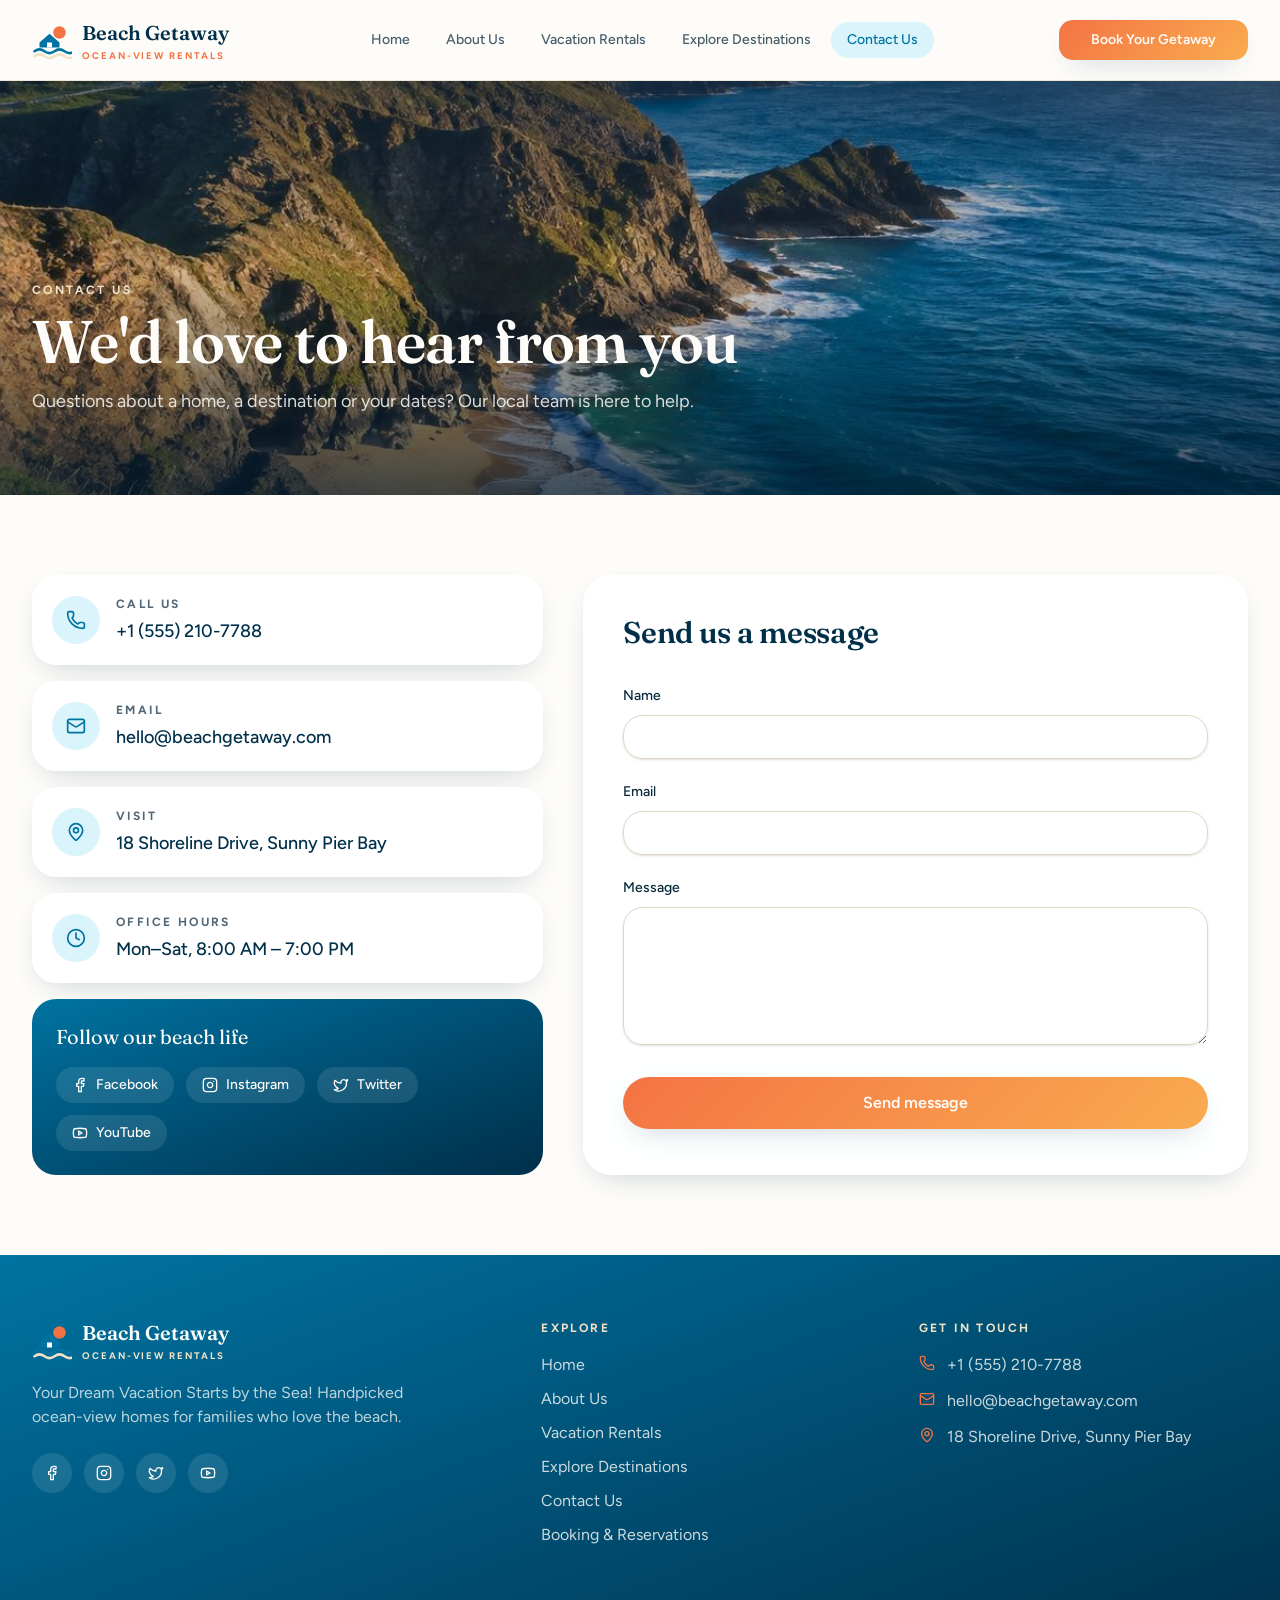
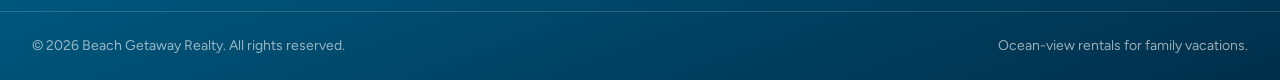
<file: contact.html>
<!DOCTYPE html>
<!DOCTYPE html>
<html data-tsd-source="/src/routes/__root.tsx:122:5" lang="en"><head data-tsd-source="/src/routes/__root.tsx:123:7"><meta charset="utf-8"/><meta content="width=device-width, initial-scale=1" name="viewport"/><link data-precedence="default" href="css/styles.css" rel="stylesheet"/><link data-precedence="default" href="https://fonts.googleapis.com/css2?family=Figtree:wght@400;500;600;700&amp;family=Fraunces:opsz,wght@9..144,500;9..144,600;9..144,700&amp;display=swap" rel="stylesheet"/><title>Contact Us — Beach Getaway</title><meta content="Beach Getaway" name="author"/><meta content="Get in touch with Beach Getaway by phone, email or social media." name="description"/><meta content="Contact Us — Beach Getaway" property="og:title"/><meta content="Questions about a beach house? Our friendly team is happy to help." property="og:description"/><meta content="website" property="og:type"/><meta content="summary_large_image" name="twitter:card"/><link href="favicon.svg" rel="icon" type="image/svg+xml"/><link href="https://fonts.googleapis.com" rel="preconnect"/><link crossorigin="anonymous" href="https://fonts.gstatic.com" rel="preconnect"/></head><body data-tsd-source="/src/routes/__root.tsx:126:7"><div class="flex min-h-screen flex-col" data-tsd-source="/src/routes/__root.tsx:140:7"><header class="sticky top-0 z-50 border-b border-border/70 bg-background/85 backdrop-blur-md" data-tsd-source="/src/components/site/SiteHeader.tsx:19:5"><div class="container-page flex h-20 items-center justify-between gap-6" data-tsd-source="/src/components/site/SiteHeader.tsx:20:7"><a aria-label="Beach Getaway home" data-tsd-source="/src/components/site/SiteHeader.tsx:21:9" href="index.html"><span class="flex items-center gap-2.5" data-tsd-source="/src/components/site/Logo.tsx:30:5"><svg aria-hidden="true" class="h-10 w-10" data-tsd-source="/src/components/site/Logo.tsx:6:5" viewbox="0 0 64 64"><circle class="fill-coral" cx="44" cy="20" data-tsd-source="/src/components/site/Logo.tsx:7:7" r="10"></circle><path class="fill-primary" d="M12 36 L28 22 L44 36 V44 H12 Z" data-tsd-source="/src/components/site/Logo.tsx:8:7"></path><rect class="fill-background" data-tsd-source="/src/components/site/Logo.tsx:9:7" height="8" width="8" x="24" y="36"></rect><path class="stroke-primary" d="M4 50 Q12 44 20 50 T36 50 T52 50 T68 50" data-tsd-source="/src/components/site/Logo.tsx:10:7" fill="none" stroke-linecap="round" stroke-width="4"></path><path class="stroke-sand" d="M4 58 Q12 52 20 58 T36 58 T52 58 T68 58" data-tsd-source="/src/components/site/Logo.tsx:17:7" fill="none" stroke-linecap="round" stroke-width="4"></path></svg><span class="leading-none" data-tsd-source="/src/components/site/Logo.tsx:32:7"><span class="block font-display text-xl font-semibold text-ocean-deep" data-tsd-source="/src/components/site/Logo.tsx:33:9">Beach Getaway</span><span class="eyebrow mt-1 block text-[0.6rem] text-coral" data-tsd-source="/src/components/site/Logo.tsx:41:9">Ocean-view rentals</span></span></span></a><nav aria-label="Main" class="hidden items-center gap-1 lg:flex" data-tsd-source="/src/components/site/SiteHeader.tsx:25:9"><a class="rounded-full px-4 py-2 text-sm font-medium text-foreground/75 transition-colors hover:bg-muted hover:text-foreground" data-tsd-source="/src/components/site/SiteHeader.tsx:27:13" href="index.html">Home</a><a class="rounded-full px-4 py-2 text-sm font-medium text-foreground/75 transition-colors hover:bg-muted hover:text-foreground" data-tsd-source="/src/components/site/SiteHeader.tsx:27:13" href="about.html">About Us</a><a class="rounded-full px-4 py-2 text-sm font-medium text-foreground/75 transition-colors hover:bg-muted hover:text-foreground" data-tsd-source="/src/components/site/SiteHeader.tsx:27:13" href="rentals.html">Vacation Rentals</a><a class="rounded-full px-4 py-2 text-sm font-medium text-foreground/75 transition-colors hover:bg-muted hover:text-foreground" data-tsd-source="/src/components/site/SiteHeader.tsx:27:13" href="destinations.html">Explore Destinations</a><a aria-current="page" class="rounded-full px-4 py-2 text-sm font-medium text-foreground/75 transition-colors hover:bg-muted hover:text-foreground bg-surf text-primary" data-tsd-source="/src/components/site/SiteHeader.tsx:27:13" href="contact.html">Contact Us</a></nav><div class="flex items-center gap-2" data-tsd-source="/src/components/site/SiteHeader.tsx:39:9"><a class="items-center justify-center gap-2 whitespace-nowrap text-sm cursor-pointer focus-visible:outline-none focus-visible:ring-1 focus-visible:ring-ring disabled:pointer-events-none disabled:opacity-50 disabled:cursor-not-allowed [&amp;_svg]:pointer-events-none [&amp;_svg]:size-4 [&amp;_svg]:shrink-0 bg-gradient-sunset text-coral-foreground font-semibold shadow-soft hover:shadow-lift hover:-translate-y-0.5 transition-all h-10 rounded-md px-8 hidden sm:inline-flex" data-tsd-source="/src/components/site/SiteHeader.tsx:41:13" href="booking.html">Book Your Getaway</a><button aria-expanded="false" aria-label="Open menu" class="inline-flex h-11 w-11 items-center justify-center rounded-full text-foreground hover:bg-muted lg:hidden" data-tsd-source="/src/components/site/SiteHeader.tsx:45:11" type="button"><svg aria-hidden="true" class="lucide lucide-menu h-5 w-5" data-tsd-source="/src/components/site/SiteHeader.tsx:52:49" fill="none" height="24" stroke="currentColor" stroke-linecap="round" stroke-linejoin="round" stroke-width="2" viewbox="0 0 24 24" width="24" xmlns="http://www.w3.org/2000/svg"><path d="M4 5h16"></path><path d="M4 12h16"></path><path d="M4 19h16"></path></svg></button></div></div><nav aria-label="Mobile" class="border-t border-border bg-background lg:hidden" data-tsd-source="/src/components/site/SiteHeader.tsx:58:9" hidden=""><div class="container-page flex flex-col gap-1 py-4" data-tsd-source="/src/components/site/SiteHeader.tsx:59:11"><a aria-current="page" class="rounded-xl px-4 py-3 font-medium text-foreground/80 hover:bg-muted bg-surf text-primary" data-tsd-source="/src/components/site/SiteHeader.tsx:61:15" href="index.html">Home</a><a class="rounded-xl px-4 py-3 font-medium text-foreground/80 hover:bg-muted" data-tsd-source="/src/components/site/SiteHeader.tsx:61:15" href="about.html">About Us</a><a class="rounded-xl px-4 py-3 font-medium text-foreground/80 hover:bg-muted" data-tsd-source="/src/components/site/SiteHeader.tsx:61:15" href="rentals.html">Vacation Rentals</a><a class="rounded-xl px-4 py-3 font-medium text-foreground/80 hover:bg-muted" data-tsd-source="/src/components/site/SiteHeader.tsx:61:15" href="destinations.html">Explore Destinations</a><a class="rounded-xl px-4 py-3 font-medium text-foreground/80 hover:bg-muted" data-tsd-source="/src/components/site/SiteHeader.tsx:61:15" href="contact.html">Contact Us</a><a class="inline-flex items-center justify-center gap-2 whitespace-nowrap cursor-pointer focus-visible:outline-none focus-visible:ring-1 focus-visible:ring-ring disabled:pointer-events-none disabled:opacity-50 disabled:cursor-not-allowed [&amp;_svg]:pointer-events-none [&amp;_svg]:size-4 [&amp;_svg]:shrink-0 rounded-full bg-gradient-sunset text-coral-foreground font-semibold shadow-soft hover:shadow-lift hover:-translate-y-0.5 transition-all h-13 px-8 text-base mt-2" data-tsd-source="/src/components/site/SiteHeader.tsx:73:15" href="booking.html">Book Your Getaway</a></div></nav></header><main class="flex-1" data-tsd-source="/src/routes/__root.tsx:142:9"><!--$--><section class="relative isolate overflow-hidden" data-tsd-source="/src/components/site/PageHero.tsx:13:5"><img alt="" class="absolute inset-0 -z-20 h-full w-full object-cover" data-tsd-source="/src/components/site/PageHero.tsx:14:7" height="1080" src="assets/dest-cliff-cove.jpg" width="1920"/><div class="absolute inset-0 -z-10 bg-hero-overlay" data-tsd-source="/src/components/site/PageHero.tsx:21:7"></div><div class="container-page flex min-h-[46vh] flex-col justify-end py-16 md:py-20" data-tsd-source="/src/components/site/PageHero.tsx:22:7"><p class="eyebrow animate-float-in text-sand" data-tsd-source="/src/components/site/PageHero.tsx:23:9">Contact us</p><h1 class="mt-3 max-w-3xl animate-float-in text-4xl font-semibold text-primary-foreground md:text-6xl" data-tsd-source="/src/components/site/PageHero.tsx:24:9">We'd love to hear from you</h1><p class="mt-4 max-w-2xl animate-float-in text-lg text-primary-foreground/85" data-tsd-source="/src/components/site/PageHero.tsx:28:11">Questions about a home, a destination or your dates? Our local team is here to help.</p></div></section><section class="container-page grid gap-10 py-20 lg:grid-cols-[1fr_1.3fr]" data-tsd-source="/src/routes/contact.tsx:76:7"><div class="space-y-4" data-tsd-source="/src/routes/contact.tsx:77:9"><div class="flex items-center gap-4 rounded-2xl bg-card p-5 shadow-soft" data-tsd-source="/src/routes/contact.tsx:79:13"><span class="inline-flex h-12 w-12 shrink-0 items-center justify-center rounded-2xl bg-surf text-primary" data-tsd-source="/src/routes/contact.tsx:83:15"><svg aria-hidden="true" class="lucide lucide-phone h-5 w-5" data-tsd-source="/src/routes/contact.tsx:84:17" fill="none" height="24" stroke="currentColor" stroke-linecap="round" stroke-linejoin="round" stroke-width="2" viewbox="0 0 24 24" width="24" xmlns="http://www.w3.org/2000/svg"><path d="M13.832 16.568a1 1 0 0 0 1.213-.303l.355-.465A2 2 0 0 1 17 15h3a2 2 0 0 1 2 2v3a2 2 0 0 1-2 2A18 18 0 0 1 2 4a2 2 0 0 1 2-2h3a2 2 0 0 1 2 2v3a2 2 0 0 1-.8 1.6l-.468.351a1 1 0 0 0-.292 1.233 14 14 0 0 0 6.392 6.384"></path></svg></span><div data-tsd-source="/src/routes/contact.tsx:86:15"><p class="eyebrow text-muted-foreground" data-tsd-source="/src/routes/contact.tsx:87:17">Call us</p><p class="mt-1 text-lg font-medium text-ocean-deep" data-tsd-source="/src/routes/contact.tsx:88:17">+1 (555) 210-7788</p></div></div><div class="flex items-center gap-4 rounded-2xl bg-card p-5 shadow-soft" data-tsd-source="/src/routes/contact.tsx:79:13"><span class="inline-flex h-12 w-12 shrink-0 items-center justify-center rounded-2xl bg-surf text-primary" data-tsd-source="/src/routes/contact.tsx:83:15"><svg aria-hidden="true" class="lucide lucide-mail h-5 w-5" data-tsd-source="/src/routes/contact.tsx:84:17" fill="none" height="24" stroke="currentColor" stroke-linecap="round" stroke-linejoin="round" stroke-width="2" viewbox="0 0 24 24" width="24" xmlns="http://www.w3.org/2000/svg"><path d="m22 7-8.991 5.727a2 2 0 0 1-2.009 0L2 7"></path><rect height="16" rx="2" width="20" x="2" y="4"></rect></svg></span><div data-tsd-source="/src/routes/contact.tsx:86:15"><p class="eyebrow text-muted-foreground" data-tsd-source="/src/routes/contact.tsx:87:17">Email</p><p class="mt-1 text-lg font-medium text-ocean-deep" data-tsd-source="/src/routes/contact.tsx:88:17">hello@beachgetaway.com</p></div></div><div class="flex items-center gap-4 rounded-2xl bg-card p-5 shadow-soft" data-tsd-source="/src/routes/contact.tsx:79:13"><span class="inline-flex h-12 w-12 shrink-0 items-center justify-center rounded-2xl bg-surf text-primary" data-tsd-source="/src/routes/contact.tsx:83:15"><svg aria-hidden="true" class="lucide lucide-map-pin h-5 w-5" data-tsd-source="/src/routes/contact.tsx:84:17" fill="none" height="24" stroke="currentColor" stroke-linecap="round" stroke-linejoin="round" stroke-width="2" viewbox="0 0 24 24" width="24" xmlns="http://www.w3.org/2000/svg"><path d="M20 10c0 4.993-5.539 10.193-7.399 11.799a1 1 0 0 1-1.202 0C9.539 20.193 4 14.993 4 10a8 8 0 0 1 16 0"></path><circle cx="12" cy="10" r="3"></circle></svg></span><div data-tsd-source="/src/routes/contact.tsx:86:15"><p class="eyebrow text-muted-foreground" data-tsd-source="/src/routes/contact.tsx:87:17">Visit</p><p class="mt-1 text-lg font-medium text-ocean-deep" data-tsd-source="/src/routes/contact.tsx:88:17">18 Shoreline Drive, Sunny Pier Bay</p></div></div><div class="flex items-center gap-4 rounded-2xl bg-card p-5 shadow-soft" data-tsd-source="/src/routes/contact.tsx:79:13"><span class="inline-flex h-12 w-12 shrink-0 items-center justify-center rounded-2xl bg-surf text-primary" data-tsd-source="/src/routes/contact.tsx:83:15"><svg aria-hidden="true" class="lucide lucide-clock h-5 w-5" data-tsd-source="/src/routes/contact.tsx:84:17" fill="none" height="24" stroke="currentColor" stroke-linecap="round" stroke-linejoin="round" stroke-width="2" viewbox="0 0 24 24" width="24" xmlns="http://www.w3.org/2000/svg"><circle cx="12" cy="12" r="10"></circle><path d="M12 6v6l4 2"></path></svg></span><div data-tsd-source="/src/routes/contact.tsx:86:15"><p class="eyebrow text-muted-foreground" data-tsd-source="/src/routes/contact.tsx:87:17">Office hours</p><p class="mt-1 text-lg font-medium text-ocean-deep" data-tsd-source="/src/routes/contact.tsx:88:17">Mon–Sat, 8:00 AM – 7:00 PM</p></div></div><div class="rounded-2xl bg-gradient-ocean p-6 text-primary-foreground" data-tsd-source="/src/routes/contact.tsx:92:11"><p class="font-display text-xl" data-tsd-source="/src/routes/contact.tsx:93:13">Follow our beach life</p><div class="mt-4 flex flex-wrap gap-3" data-tsd-source="/src/routes/contact.tsx:94:13"><a class="inline-flex items-center gap-2 rounded-full bg-primary-foreground/10 px-4 py-2 text-sm font-medium transition-colors hover:bg-coral" data-tsd-source="/src/routes/contact.tsx:96:17" href="https://facebook.com" rel="noreferrer" target="_blank"><svg aria-hidden="true" class="lucide lucide-facebook h-4 w-4" data-tsd-source="/src/routes/contact.tsx:103:19" fill="none" height="24" stroke="currentColor" stroke-linecap="round" stroke-linejoin="round" stroke-width="2" viewbox="0 0 24 24" width="24" xmlns="http://www.w3.org/2000/svg"><path d="M18 2h-3a5 5 0 0 0-5 5v3H7v4h3v8h4v-8h3l1-4h-4V7a1 1 0 0 1 1-1h3z"></path></svg> <!-- -->Facebook</a><a class="inline-flex items-center gap-2 rounded-full bg-primary-foreground/10 px-4 py-2 text-sm font-medium transition-colors hover:bg-coral" data-tsd-source="/src/routes/contact.tsx:96:17" href="https://instagram.com" rel="noreferrer" target="_blank"><svg aria-hidden="true" class="lucide lucide-instagram h-4 w-4" data-tsd-source="/src/routes/contact.tsx:103:19" fill="none" height="24" stroke="currentColor" stroke-linecap="round" stroke-linejoin="round" stroke-width="2" viewbox="0 0 24 24" width="24" xmlns="http://www.w3.org/2000/svg"><rect height="20" rx="5" ry="5" width="20" x="2" y="2"></rect><path d="M16 11.37A4 4 0 1 1 12.63 8 4 4 0 0 1 16 11.37z"></path><line x1="17.5" x2="17.51" y1="6.5" y2="6.5"></line></svg> <!-- -->Instagram</a><a class="inline-flex items-center gap-2 rounded-full bg-primary-foreground/10 px-4 py-2 text-sm font-medium transition-colors hover:bg-coral" data-tsd-source="/src/routes/contact.tsx:96:17" href="https://twitter.com" rel="noreferrer" target="_blank"><svg aria-hidden="true" class="lucide lucide-twitter h-4 w-4" data-tsd-source="/src/routes/contact.tsx:103:19" fill="none" height="24" stroke="currentColor" stroke-linecap="round" stroke-linejoin="round" stroke-width="2" viewbox="0 0 24 24" width="24" xmlns="http://www.w3.org/2000/svg"><path d="M22 4s-.7 2.1-2 3.4c1.6 10-9.4 17.3-18 11.6 2.2.1 4.4-.6 6-2C3 15.5.5 9.6 3 5c2.2 2.6 5.6 4.1 9 4-.9-4.2 4-6.6 7-3.8 1.1 0 3-1.2 3-1.2z"></path></svg> <!-- -->Twitter</a><a class="inline-flex items-center gap-2 rounded-full bg-primary-foreground/10 px-4 py-2 text-sm font-medium transition-colors hover:bg-coral" data-tsd-source="/src/routes/contact.tsx:96:17" href="https://youtube.com" rel="noreferrer" target="_blank"><svg aria-hidden="true" class="lucide lucide-youtube h-4 w-4" data-tsd-source="/src/routes/contact.tsx:103:19" fill="none" height="24" stroke="currentColor" stroke-linecap="round" stroke-linejoin="round" stroke-width="2" viewbox="0 0 24 24" width="24" xmlns="http://www.w3.org/2000/svg"><path d="M2.5 17a24.12 24.12 0 0 1 0-10 2 2 0 0 1 1.4-1.4 49.56 49.56 0 0 1 16.2 0A2 2 0 0 1 21.5 7a24.12 24.12 0 0 1 0 10 2 2 0 0 1-1.4 1.4 49.55 49.55 0 0 1-16.2 0A2 2 0 0 1 2.5 17"></path><path d="m10 15 5-3-5-3z"></path></svg> <!-- -->YouTube</a></div></div></div><form class="rounded-3xl bg-card p-6 shadow-soft md:p-10" data-tsd-source="/src/routes/contact.tsx:110:9" novalidate=""><h2 class="text-3xl font-semibold text-ocean-deep" data-tsd-source="/src/routes/contact.tsx:115:11">Send us a message</h2><div class="mt-8 grid gap-5" data-tsd-source="/src/routes/contact.tsx:116:11"><div data-tsd-source="/src/routes/contact.tsx:117:13"><label class="text-sm font-medium leading-none peer-disabled:cursor-not-allowed peer-disabled:opacity-70" data-tsd-source="/src/routes/contact.tsx:118:15" for="c-name">Name</label><input class="flex w-full border border-input bg-transparent px-3 py-1 text-base shadow-sm transition-colors file:border-0 file:bg-transparent file:text-sm file:font-medium file:text-foreground placeholder:text-muted-foreground focus-visible:outline-none focus-visible:ring-1 focus-visible:ring-ring disabled:cursor-not-allowed disabled:opacity-50 md:text-sm mt-2 h-11 rounded-xl" data-tsd-source="/src/routes/contact.tsx:119:15" id="c-name" value=""/></div><div data-tsd-source="/src/routes/contact.tsx:127:13"><label class="text-sm font-medium leading-none peer-disabled:cursor-not-allowed peer-disabled:opacity-70" data-tsd-source="/src/routes/contact.tsx:128:15" for="c-email">Email</label><input class="flex w-full border border-input bg-transparent px-3 py-1 text-base shadow-sm transition-colors file:border-0 file:bg-transparent file:text-sm file:font-medium file:text-foreground placeholder:text-muted-foreground focus-visible:outline-none focus-visible:ring-1 focus-visible:ring-ring disabled:cursor-not-allowed disabled:opacity-50 md:text-sm mt-2 h-11 rounded-xl" data-tsd-source="/src/routes/contact.tsx:129:15" id="c-email" type="email" value=""/></div><div data-tsd-source="/src/routes/contact.tsx:138:13"><label class="text-sm font-medium leading-none peer-disabled:cursor-not-allowed peer-disabled:opacity-70" data-tsd-source="/src/routes/contact.tsx:139:15" for="c-message">Message</label><textarea class="flex min-h-[60px] w-full border border-input bg-transparent px-3 py-2 text-base shadow-sm placeholder:text-muted-foreground focus-visible:outline-none focus-visible:ring-1 focus-visible:ring-ring disabled:cursor-not-allowed disabled:opacity-50 md:text-sm mt-2 rounded-xl" data-tsd-source="/src/routes/contact.tsx:140:15" id="c-message" rows="6"></textarea></div></div><button class="inline-flex items-center justify-center gap-2 whitespace-nowrap cursor-pointer focus-visible:outline-none focus-visible:ring-1 focus-visible:ring-ring disabled:pointer-events-none disabled:opacity-50 disabled:cursor-not-allowed [&amp;_svg]:pointer-events-none [&amp;_svg]:size-4 [&amp;_svg]:shrink-0 rounded-full bg-gradient-sunset text-coral-foreground font-semibold shadow-soft hover:shadow-lift hover:-translate-y-0.5 transition-all h-13 px-8 text-base mt-8 w-full" data-tsd-source="/src/routes/contact.tsx:152:11" type="submit">Send message</button></form></section><!--/$--></main><footer class="bg-gradient-ocean text-primary-foreground" data-tsd-source="/src/components/site/SiteFooter.tsx:16:5"><div class="container-page grid gap-12 py-16 md:grid-cols-[1.4fr_1fr_1fr]" data-tsd-source="/src/components/site/SiteFooter.tsx:17:7"><div class="max-w-sm" data-tsd-source="/src/components/site/SiteFooter.tsx:18:9"><span class="flex items-center gap-2.5" data-tsd-source="/src/components/site/Logo.tsx:30:5"><svg aria-hidden="true" class="h-10 w-10" data-tsd-source="/src/components/site/Logo.tsx:6:5" viewbox="0 0 64 64"><circle class="fill-coral" cx="44" cy="20" data-tsd-source="/src/components/site/Logo.tsx:7:7" r="10"></circle><path class="fill-primary" d="M12 36 L28 22 L44 36 V44 H12 Z" data-tsd-source="/src/components/site/Logo.tsx:8:7"></path><rect class="fill-background" data-tsd-source="/src/components/site/Logo.tsx:9:7" height="8" width="8" x="24" y="36"></rect><path class="stroke-primary" d="M4 50 Q12 44 20 50 T36 50 T52 50 T68 50" data-tsd-source="/src/components/site/Logo.tsx:10:7" fill="none" stroke-linecap="round" stroke-width="4"></path><path class="stroke-sand" d="M4 58 Q12 52 20 58 T36 58 T52 58 T68 58" data-tsd-source="/src/components/site/Logo.tsx:17:7" fill="none" stroke-linecap="round" stroke-width="4"></path></svg><span class="leading-none" data-tsd-source="/src/components/site/Logo.tsx:32:7"><span class="block font-display text-xl font-semibold text-primary-foreground" data-tsd-source="/src/components/site/Logo.tsx:33:9">Beach Getaway</span><span class="eyebrow mt-1 block text-[0.6rem] text-sand" data-tsd-source="/src/components/site/Logo.tsx:41:9">Ocean-view rentals</span></span></span><p class="mt-5 text-primary-foreground/75" data-tsd-source="/src/components/site/SiteFooter.tsx:20:11">Your Dream Vacation Starts by the Sea! Handpicked ocean-view homes for families who love the beach.</p><div class="mt-6 flex gap-3" data-tsd-source="/src/components/site/SiteFooter.tsx:24:11"><a aria-label="Facebook" class="inline-flex h-10 w-10 items-center justify-center rounded-full bg-primary-foreground/10 transition-colors hover:bg-coral" data-tsd-source="/src/components/site/SiteFooter.tsx:26:15" href="https://facebook.com" rel="noreferrer" target="_blank"><svg aria-hidden="true" class="lucide lucide-facebook h-4 w-4" data-tsd-source="/src/components/site/SiteFooter.tsx:34:17" fill="none" height="24" stroke="currentColor" stroke-linecap="round" stroke-linejoin="round" stroke-width="2" viewbox="0 0 24 24" width="24" xmlns="http://www.w3.org/2000/svg"><path d="M18 2h-3a5 5 0 0 0-5 5v3H7v4h3v8h4v-8h3l1-4h-4V7a1 1 0 0 1 1-1h3z"></path></svg></a><a aria-label="Instagram" class="inline-flex h-10 w-10 items-center justify-center rounded-full bg-primary-foreground/10 transition-colors hover:bg-coral" data-tsd-source="/src/components/site/SiteFooter.tsx:26:15" href="https://instagram.com" rel="noreferrer" target="_blank"><svg aria-hidden="true" class="lucide lucide-instagram h-4 w-4" data-tsd-source="/src/components/site/SiteFooter.tsx:34:17" fill="none" height="24" stroke="currentColor" stroke-linecap="round" stroke-linejoin="round" stroke-width="2" viewbox="0 0 24 24" width="24" xmlns="http://www.w3.org/2000/svg"><rect height="20" rx="5" ry="5" width="20" x="2" y="2"></rect><path d="M16 11.37A4 4 0 1 1 12.63 8 4 4 0 0 1 16 11.37z"></path><line x1="17.5" x2="17.51" y1="6.5" y2="6.5"></line></svg></a><a aria-label="Twitter" class="inline-flex h-10 w-10 items-center justify-center rounded-full bg-primary-foreground/10 transition-colors hover:bg-coral" data-tsd-source="/src/components/site/SiteFooter.tsx:26:15" href="https://twitter.com" rel="noreferrer" target="_blank"><svg aria-hidden="true" class="lucide lucide-twitter h-4 w-4" data-tsd-source="/src/components/site/SiteFooter.tsx:34:17" fill="none" height="24" stroke="currentColor" stroke-linecap="round" stroke-linejoin="round" stroke-width="2" viewbox="0 0 24 24" width="24" xmlns="http://www.w3.org/2000/svg"><path d="M22 4s-.7 2.1-2 3.4c1.6 10-9.4 17.3-18 11.6 2.2.1 4.4-.6 6-2C3 15.5.5 9.6 3 5c2.2 2.6 5.6 4.1 9 4-.9-4.2 4-6.6 7-3.8 1.1 0 3-1.2 3-1.2z"></path></svg></a><a aria-label="YouTube" class="inline-flex h-10 w-10 items-center justify-center rounded-full bg-primary-foreground/10 transition-colors hover:bg-coral" data-tsd-source="/src/components/site/SiteFooter.tsx:26:15" href="https://youtube.com" rel="noreferrer" target="_blank"><svg aria-hidden="true" class="lucide lucide-youtube h-4 w-4" data-tsd-source="/src/components/site/SiteFooter.tsx:34:17" fill="none" height="24" stroke="currentColor" stroke-linecap="round" stroke-linejoin="round" stroke-width="2" viewbox="0 0 24 24" width="24" xmlns="http://www.w3.org/2000/svg"><path d="M2.5 17a24.12 24.12 0 0 1 0-10 2 2 0 0 1 1.4-1.4 49.56 49.56 0 0 1 16.2 0A2 2 0 0 1 21.5 7a24.12 24.12 0 0 1 0 10 2 2 0 0 1-1.4 1.4 49.55 49.55 0 0 1-16.2 0A2 2 0 0 1 2.5 17"></path><path d="m10 15 5-3-5-3z"></path></svg></a></div></div><div data-tsd-source="/src/components/site/SiteFooter.tsx:40:9"><h3 class="eyebrow text-sand" data-tsd-source="/src/components/site/SiteFooter.tsx:41:11">Explore</h3><ul class="mt-4 space-y-2.5" data-tsd-source="/src/components/site/SiteFooter.tsx:42:11"><li data-tsd-source="/src/components/site/SiteFooter.tsx:44:15"><a class="text-primary-foreground/80 hover:text-primary-foreground" data-tsd-source="/src/components/site/SiteFooter.tsx:45:17" href="index.html">Home</a></li><li data-tsd-source="/src/components/site/SiteFooter.tsx:44:15"><a class="text-primary-foreground/80 hover:text-primary-foreground" data-tsd-source="/src/components/site/SiteFooter.tsx:45:17" href="about.html">About Us</a></li><li data-tsd-source="/src/components/site/SiteFooter.tsx:44:15"><a class="text-primary-foreground/80 hover:text-primary-foreground" data-tsd-source="/src/components/site/SiteFooter.tsx:45:17" href="rentals.html">Vacation Rentals</a></li><li data-tsd-source="/src/components/site/SiteFooter.tsx:44:15"><a class="text-primary-foreground/80 hover:text-primary-foreground" data-tsd-source="/src/components/site/SiteFooter.tsx:45:17" href="destinations.html">Explore Destinations</a></li><li data-tsd-source="/src/components/site/SiteFooter.tsx:44:15"><a aria-current="page" class="text-primary-foreground/80 hover:text-primary-foreground active" data-tsd-source="/src/components/site/SiteFooter.tsx:45:17" href="contact.html">Contact Us</a></li><li data-tsd-source="/src/components/site/SiteFooter.tsx:53:13"><a class="text-primary-foreground/80 hover:text-primary-foreground" data-tsd-source="/src/components/site/SiteFooter.tsx:54:15" href="booking.html">Booking &amp; Reservations</a></li></ul></div><div data-tsd-source="/src/components/site/SiteFooter.tsx:65:9"><h3 class="eyebrow text-sand" data-tsd-source="/src/components/site/SiteFooter.tsx:66:11">Get in touch</h3><ul class="mt-4 space-y-3 text-primary-foreground/80" data-tsd-source="/src/components/site/SiteFooter.tsx:67:11"><li class="flex gap-3" data-tsd-source="/src/components/site/SiteFooter.tsx:68:13"><svg aria-hidden="true" class="lucide lucide-phone mt-0.5 h-4 w-4 shrink-0 text-coral" data-tsd-source="/src/components/site/SiteFooter.tsx:69:15" fill="none" height="24" stroke="currentColor" stroke-linecap="round" stroke-linejoin="round" stroke-width="2" viewbox="0 0 24 24" width="24" xmlns="http://www.w3.org/2000/svg"><path d="M13.832 16.568a1 1 0 0 0 1.213-.303l.355-.465A2 2 0 0 1 17 15h3a2 2 0 0 1 2 2v3a2 2 0 0 1-2 2A18 18 0 0 1 2 4a2 2 0 0 1 2-2h3a2 2 0 0 1 2 2v3a2 2 0 0 1-.8 1.6l-.468.351a1 1 0 0 0-.292 1.233 14 14 0 0 0 6.392 6.384"></path></svg> <!-- -->+1 (555) 210-7788</li><li class="flex gap-3" data-tsd-source="/src/components/site/SiteFooter.tsx:71:13"><svg aria-hidden="true" class="lucide lucide-mail mt-0.5 h-4 w-4 shrink-0 text-coral" data-tsd-source="/src/components/site/SiteFooter.tsx:72:15" fill="none" height="24" stroke="currentColor" stroke-linecap="round" stroke-linejoin="round" stroke-width="2" viewbox="0 0 24 24" width="24" xmlns="http://www.w3.org/2000/svg"><path d="m22 7-8.991 5.727a2 2 0 0 1-2.009 0L2 7"></path><rect height="16" rx="2" width="20" x="2" y="4"></rect></svg> <!-- -->hello@beachgetaway.com</li><li class="flex gap-3" data-tsd-source="/src/components/site/SiteFooter.tsx:74:13"><svg aria-hidden="true" class="lucide lucide-map-pin mt-0.5 h-4 w-4 shrink-0 text-coral" data-tsd-source="/src/components/site/SiteFooter.tsx:75:15" fill="none" height="24" stroke="currentColor" stroke-linecap="round" stroke-linejoin="round" stroke-width="2" viewbox="0 0 24 24" width="24" xmlns="http://www.w3.org/2000/svg"><path d="M20 10c0 4.993-5.539 10.193-7.399 11.799a1 1 0 0 1-1.202 0C9.539 20.193 4 14.993 4 10a8 8 0 0 1 16 0"></path><circle cx="12" cy="10" r="3"></circle></svg> <!-- -->18 Shoreline Drive, Sunny Pier Bay</li></ul></div></div><div class="border-t border-primary-foreground/15" data-tsd-source="/src/components/site/SiteFooter.tsx:80:7"><div class="container-page flex flex-col justify-between gap-2 py-6 text-sm text-primary-foreground/60 sm:flex-row" data-tsd-source="/src/components/site/SiteFooter.tsx:81:9"><p data-tsd-source="/src/components/site/SiteFooter.tsx:82:11">© <!-- -->2026<!-- --> Beach Getaway Realty. All rights reserved.</p><p data-tsd-source="/src/components/site/SiteFooter.tsx:83:11">Ocean-view rentals for family vacations.</p></div></div></footer></div><script src="js/site.js"></script></body></html>
</file>
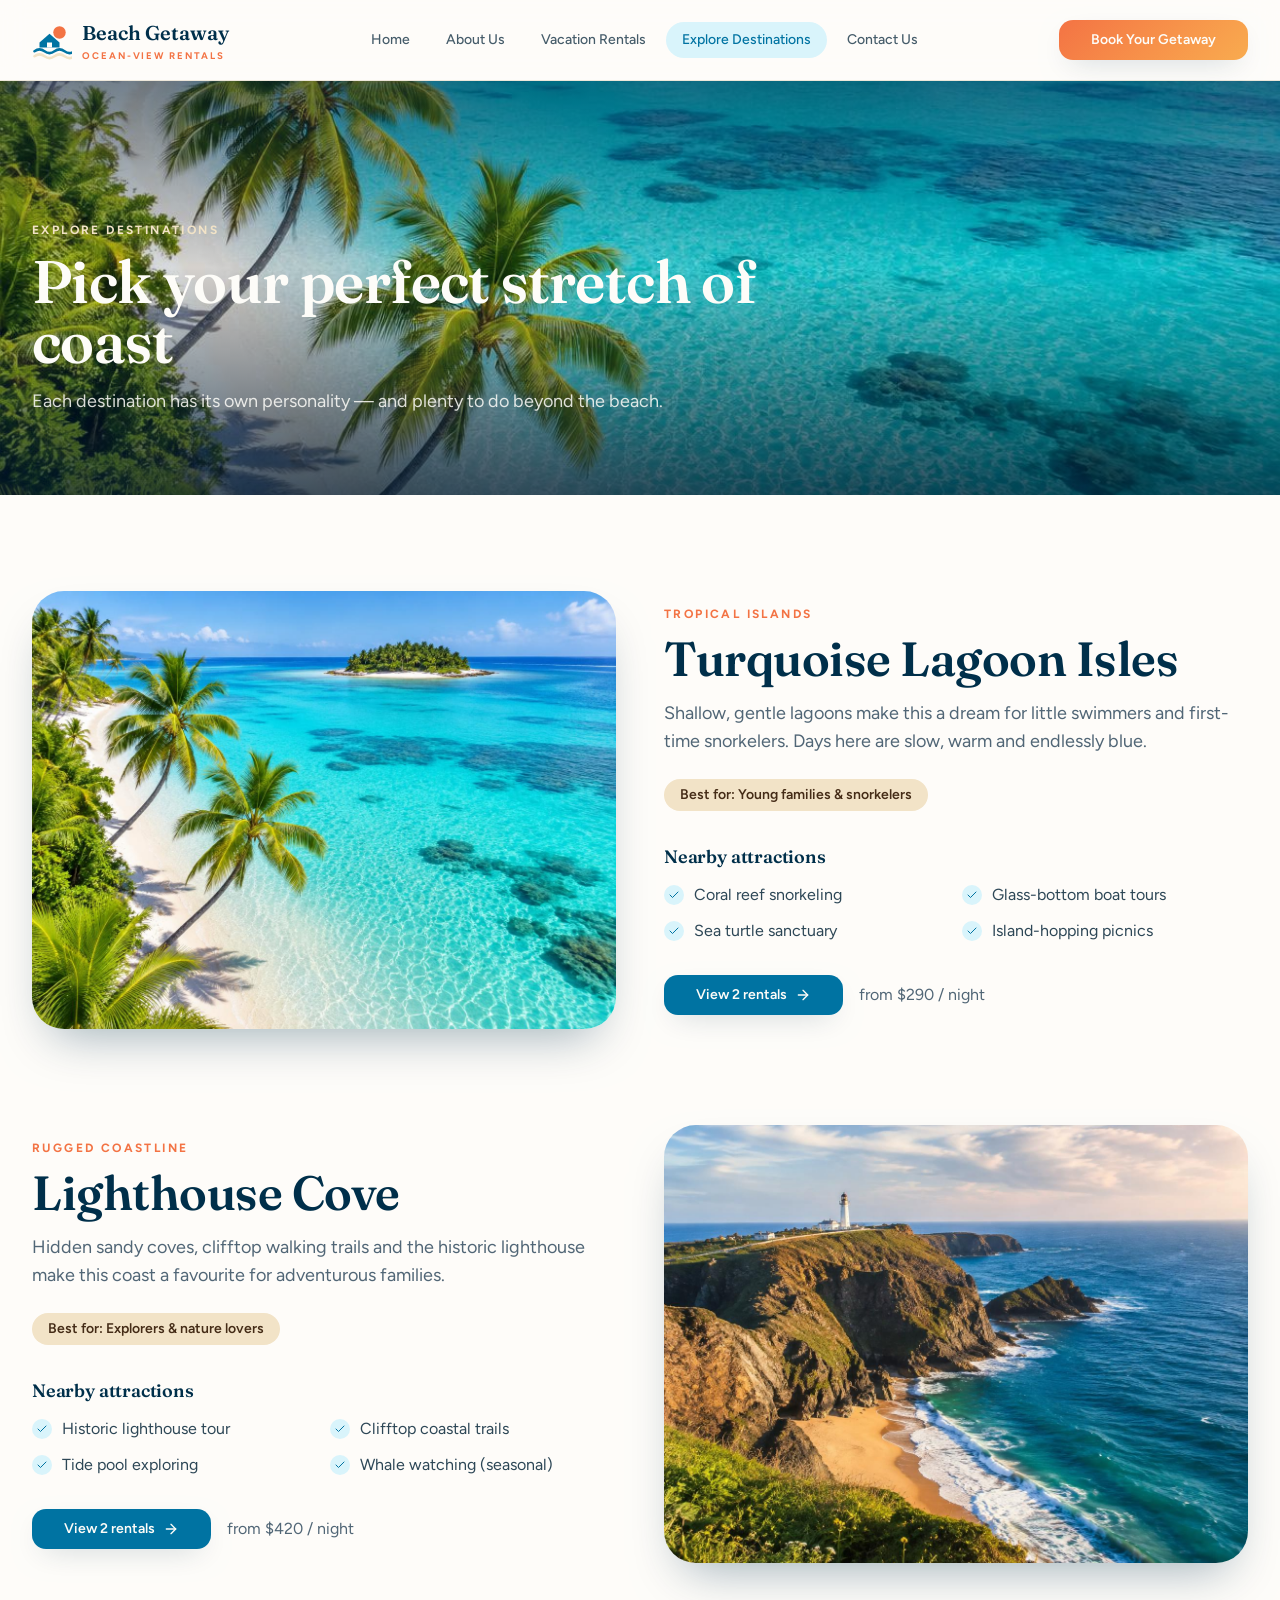
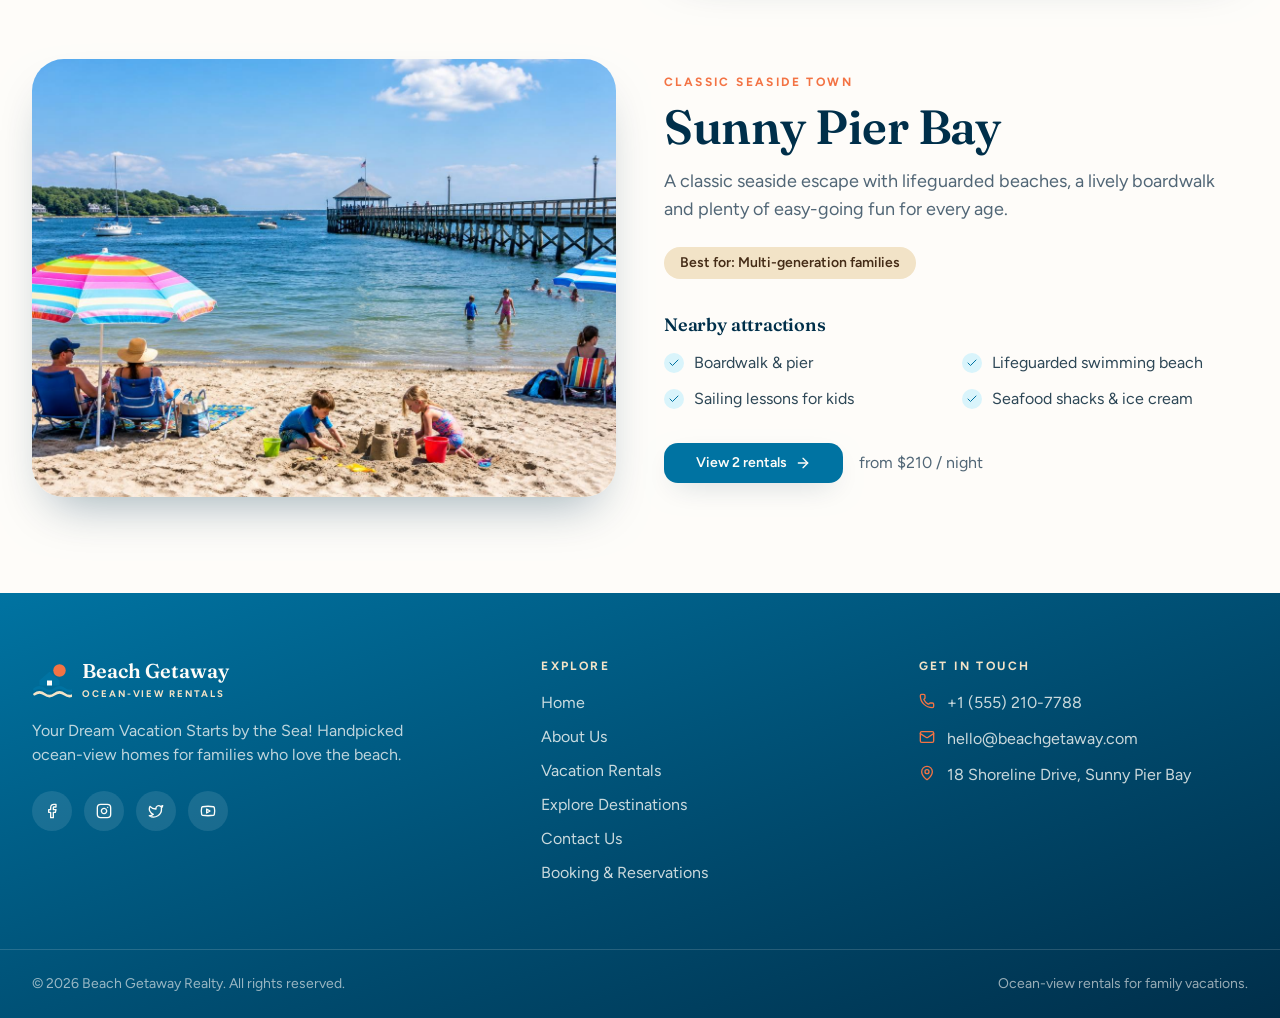
<file: destinations.html>
<!DOCTYPE html>
<!DOCTYPE html>
<html data-tsd-source="/src/routes/__root.tsx:122:5" lang="en"><head data-tsd-source="/src/routes/__root.tsx:123:7"><meta charset="utf-8"/><meta content="width=device-width, initial-scale=1" name="viewport"/><link data-precedence="default" href="css/styles.css" rel="stylesheet"/><link data-precedence="default" href="https://fonts.googleapis.com/css2?family=Figtree:wght@400;500;600;700&amp;family=Fraunces:opsz,wght@9..144,500;9..144,600;9..144,700&amp;display=swap" rel="stylesheet"/><title>Explore Destinations — Beach Getaway</title><meta content="Beach Getaway" name="author"/><meta content="Discover our beach destinations and the family-friendly attractions nearby." name="description"/><meta content="Explore Destinations — Beach Getaway" property="og:title"/><meta content="Tropical lagoons, lighthouse coves and classic seaside towns for family vacations." property="og:description"/><meta content="website" property="og:type"/><meta content="summary_large_image" name="twitter:card"/><link href="favicon.svg" rel="icon" type="image/svg+xml"/><link href="https://fonts.googleapis.com" rel="preconnect"/><link crossorigin="anonymous" href="https://fonts.gstatic.com" rel="preconnect"/></head><body data-tsd-source="/src/routes/__root.tsx:126:7"><div class="flex min-h-screen flex-col" data-tsd-source="/src/routes/__root.tsx:140:7"><header class="sticky top-0 z-50 border-b border-border/70 bg-background/85 backdrop-blur-md" data-tsd-source="/src/components/site/SiteHeader.tsx:19:5"><div class="container-page flex h-20 items-center justify-between gap-6" data-tsd-source="/src/components/site/SiteHeader.tsx:20:7"><a aria-label="Beach Getaway home" data-tsd-source="/src/components/site/SiteHeader.tsx:21:9" href="index.html"><span class="flex items-center gap-2.5" data-tsd-source="/src/components/site/Logo.tsx:30:5"><svg aria-hidden="true" class="h-10 w-10" data-tsd-source="/src/components/site/Logo.tsx:6:5" viewbox="0 0 64 64"><circle class="fill-coral" cx="44" cy="20" data-tsd-source="/src/components/site/Logo.tsx:7:7" r="10"></circle><path class="fill-primary" d="M12 36 L28 22 L44 36 V44 H12 Z" data-tsd-source="/src/components/site/Logo.tsx:8:7"></path><rect class="fill-background" data-tsd-source="/src/components/site/Logo.tsx:9:7" height="8" width="8" x="24" y="36"></rect><path class="stroke-primary" d="M4 50 Q12 44 20 50 T36 50 T52 50 T68 50" data-tsd-source="/src/components/site/Logo.tsx:10:7" fill="none" stroke-linecap="round" stroke-width="4"></path><path class="stroke-sand" d="M4 58 Q12 52 20 58 T36 58 T52 58 T68 58" data-tsd-source="/src/components/site/Logo.tsx:17:7" fill="none" stroke-linecap="round" stroke-width="4"></path></svg><span class="leading-none" data-tsd-source="/src/components/site/Logo.tsx:32:7"><span class="block font-display text-xl font-semibold text-ocean-deep" data-tsd-source="/src/components/site/Logo.tsx:33:9">Beach Getaway</span><span class="eyebrow mt-1 block text-[0.6rem] text-coral" data-tsd-source="/src/components/site/Logo.tsx:41:9">Ocean-view rentals</span></span></span></a><nav aria-label="Main" class="hidden items-center gap-1 lg:flex" data-tsd-source="/src/components/site/SiteHeader.tsx:25:9"><a class="rounded-full px-4 py-2 text-sm font-medium text-foreground/75 transition-colors hover:bg-muted hover:text-foreground" data-tsd-source="/src/components/site/SiteHeader.tsx:27:13" href="index.html">Home</a><a class="rounded-full px-4 py-2 text-sm font-medium text-foreground/75 transition-colors hover:bg-muted hover:text-foreground" data-tsd-source="/src/components/site/SiteHeader.tsx:27:13" href="about.html">About Us</a><a class="rounded-full px-4 py-2 text-sm font-medium text-foreground/75 transition-colors hover:bg-muted hover:text-foreground" data-tsd-source="/src/components/site/SiteHeader.tsx:27:13" href="rentals.html">Vacation Rentals</a><a aria-current="page" class="rounded-full px-4 py-2 text-sm font-medium text-foreground/75 transition-colors hover:bg-muted hover:text-foreground bg-surf text-primary" data-tsd-source="/src/components/site/SiteHeader.tsx:27:13" href="destinations.html">Explore Destinations</a><a class="rounded-full px-4 py-2 text-sm font-medium text-foreground/75 transition-colors hover:bg-muted hover:text-foreground" data-tsd-source="/src/components/site/SiteHeader.tsx:27:13" href="contact.html">Contact Us</a></nav><div class="flex items-center gap-2" data-tsd-source="/src/components/site/SiteHeader.tsx:39:9"><a class="items-center justify-center gap-2 whitespace-nowrap text-sm cursor-pointer focus-visible:outline-none focus-visible:ring-1 focus-visible:ring-ring disabled:pointer-events-none disabled:opacity-50 disabled:cursor-not-allowed [&amp;_svg]:pointer-events-none [&amp;_svg]:size-4 [&amp;_svg]:shrink-0 bg-gradient-sunset text-coral-foreground font-semibold shadow-soft hover:shadow-lift hover:-translate-y-0.5 transition-all h-10 rounded-md px-8 hidden sm:inline-flex" data-tsd-source="/src/components/site/SiteHeader.tsx:41:13" href="booking.html">Book Your Getaway</a><button aria-expanded="false" aria-label="Open menu" class="inline-flex h-11 w-11 items-center justify-center rounded-full text-foreground hover:bg-muted lg:hidden" data-tsd-source="/src/components/site/SiteHeader.tsx:45:11" type="button"><svg aria-hidden="true" class="lucide lucide-menu h-5 w-5" data-tsd-source="/src/components/site/SiteHeader.tsx:52:49" fill="none" height="24" stroke="currentColor" stroke-linecap="round" stroke-linejoin="round" stroke-width="2" viewbox="0 0 24 24" width="24" xmlns="http://www.w3.org/2000/svg"><path d="M4 5h16"></path><path d="M4 12h16"></path><path d="M4 19h16"></path></svg></button></div></div><nav aria-label="Mobile" class="border-t border-border bg-background lg:hidden" data-tsd-source="/src/components/site/SiteHeader.tsx:58:9" hidden=""><div class="container-page flex flex-col gap-1 py-4" data-tsd-source="/src/components/site/SiteHeader.tsx:59:11"><a aria-current="page" class="rounded-xl px-4 py-3 font-medium text-foreground/80 hover:bg-muted bg-surf text-primary" data-tsd-source="/src/components/site/SiteHeader.tsx:61:15" href="index.html">Home</a><a class="rounded-xl px-4 py-3 font-medium text-foreground/80 hover:bg-muted" data-tsd-source="/src/components/site/SiteHeader.tsx:61:15" href="about.html">About Us</a><a class="rounded-xl px-4 py-3 font-medium text-foreground/80 hover:bg-muted" data-tsd-source="/src/components/site/SiteHeader.tsx:61:15" href="rentals.html">Vacation Rentals</a><a class="rounded-xl px-4 py-3 font-medium text-foreground/80 hover:bg-muted" data-tsd-source="/src/components/site/SiteHeader.tsx:61:15" href="destinations.html">Explore Destinations</a><a class="rounded-xl px-4 py-3 font-medium text-foreground/80 hover:bg-muted" data-tsd-source="/src/components/site/SiteHeader.tsx:61:15" href="contact.html">Contact Us</a><a class="inline-flex items-center justify-center gap-2 whitespace-nowrap cursor-pointer focus-visible:outline-none focus-visible:ring-1 focus-visible:ring-ring disabled:pointer-events-none disabled:opacity-50 disabled:cursor-not-allowed [&amp;_svg]:pointer-events-none [&amp;_svg]:size-4 [&amp;_svg]:shrink-0 rounded-full bg-gradient-sunset text-coral-foreground font-semibold shadow-soft hover:shadow-lift hover:-translate-y-0.5 transition-all h-13 px-8 text-base mt-2" data-tsd-source="/src/components/site/SiteHeader.tsx:73:15" href="booking.html">Book Your Getaway</a></div></nav></header><main class="flex-1" data-tsd-source="/src/routes/__root.tsx:142:9"><!--$--><section class="relative isolate overflow-hidden" data-tsd-source="/src/components/site/PageHero.tsx:13:5"><img alt="" class="absolute inset-0 -z-20 h-full w-full object-cover" data-tsd-source="/src/components/site/PageHero.tsx:14:7" height="1080" src="assets/dest-tropical-lagoon.jpg" width="1920"/><div class="absolute inset-0 -z-10 bg-hero-overlay" data-tsd-source="/src/components/site/PageHero.tsx:21:7"></div><div class="container-page flex min-h-[46vh] flex-col justify-end py-16 md:py-20" data-tsd-source="/src/components/site/PageHero.tsx:22:7"><p class="eyebrow animate-float-in text-sand" data-tsd-source="/src/components/site/PageHero.tsx:23:9">Explore destinations</p><h1 class="mt-3 max-w-3xl animate-float-in text-4xl font-semibold text-primary-foreground md:text-6xl" data-tsd-source="/src/components/site/PageHero.tsx:24:9">Pick your perfect stretch of coast</h1><p class="mt-4 max-w-2xl animate-float-in text-lg text-primary-foreground/85" data-tsd-source="/src/components/site/PageHero.tsx:28:11">Each destination has its own personality — and plenty to do beyond the beach.</p></div></section><div class="container-page space-y-24 py-24" data-tsd-source="/src/routes/destinations.tsx:39:7"><section class="grid items-center gap-12 lg:grid-cols-2" data-tsd-source="/src/routes/destinations.tsx:44:13" id="lagoon-isles"><img alt="Turquoise Lagoon Isles" class="aspect-[4/3] w-full rounded-[2rem] object-cover shadow-lift" data-tsd-source="/src/routes/destinations.tsx:45:15" height="912" loading="lazy" src="assets/dest-tropical-lagoon.jpg" width="1200"/><div data-tsd-source="/src/routes/destinations.tsx:53:15"><p class="eyebrow text-coral" data-tsd-source="/src/routes/destinations.tsx:54:17">Tropical Islands</p><h2 class="mt-3 text-4xl font-semibold text-ocean-deep md:text-5xl" data-tsd-source="/src/routes/destinations.tsx:55:17">Turquoise Lagoon Isles</h2><p class="mt-4 text-lg text-muted-foreground" data-tsd-source="/src/routes/destinations.tsx:58:17">Shallow, gentle lagoons make this a dream for little swimmers and first-time snorkelers. Days here are slow, warm and endlessly blue.</p><p class="mt-6 inline-flex rounded-full bg-secondary px-4 py-1.5 text-sm font-semibold text-secondary-foreground" data-tsd-source="/src/routes/destinations.tsx:59:17">Best for: <!-- -->Young families &amp; snorkelers</p><h3 class="mt-8 text-lg font-semibold text-ocean-deep" data-tsd-source="/src/routes/destinations.tsx:62:17">Nearby attractions</h3><ul class="mt-3 grid gap-3 sm:grid-cols-2" data-tsd-source="/src/routes/destinations.tsx:63:17"><li class="flex items-start gap-2.5 text-foreground/85" data-tsd-source="/src/routes/destinations.tsx:65:21"><span class="mt-0.5 inline-flex h-5 w-5 shrink-0 items-center justify-center rounded-full bg-surf text-primary" data-tsd-source="/src/routes/destinations.tsx:66:23"><svg aria-hidden="true" class="lucide lucide-check h-3 w-3" data-tsd-source="/src/routes/destinations.tsx:67:25" fill="none" height="24" stroke="currentColor" stroke-linecap="round" stroke-linejoin="round" stroke-width="2" viewbox="0 0 24 24" width="24" xmlns="http://www.w3.org/2000/svg"><path d="M20 6 9 17l-5-5"></path></svg></span>Coral reef snorkeling</li><li class="flex items-start gap-2.5 text-foreground/85" data-tsd-source="/src/routes/destinations.tsx:65:21"><span class="mt-0.5 inline-flex h-5 w-5 shrink-0 items-center justify-center rounded-full bg-surf text-primary" data-tsd-source="/src/routes/destinations.tsx:66:23"><svg aria-hidden="true" class="lucide lucide-check h-3 w-3" data-tsd-source="/src/routes/destinations.tsx:67:25" fill="none" height="24" stroke="currentColor" stroke-linecap="round" stroke-linejoin="round" stroke-width="2" viewbox="0 0 24 24" width="24" xmlns="http://www.w3.org/2000/svg"><path d="M20 6 9 17l-5-5"></path></svg></span>Glass-bottom boat tours</li><li class="flex items-start gap-2.5 text-foreground/85" data-tsd-source="/src/routes/destinations.tsx:65:21"><span class="mt-0.5 inline-flex h-5 w-5 shrink-0 items-center justify-center rounded-full bg-surf text-primary" data-tsd-source="/src/routes/destinations.tsx:66:23"><svg aria-hidden="true" class="lucide lucide-check h-3 w-3" data-tsd-source="/src/routes/destinations.tsx:67:25" fill="none" height="24" stroke="currentColor" stroke-linecap="round" stroke-linejoin="round" stroke-width="2" viewbox="0 0 24 24" width="24" xmlns="http://www.w3.org/2000/svg"><path d="M20 6 9 17l-5-5"></path></svg></span>Sea turtle sanctuary</li><li class="flex items-start gap-2.5 text-foreground/85" data-tsd-source="/src/routes/destinations.tsx:65:21"><span class="mt-0.5 inline-flex h-5 w-5 shrink-0 items-center justify-center rounded-full bg-surf text-primary" data-tsd-source="/src/routes/destinations.tsx:66:23"><svg aria-hidden="true" class="lucide lucide-check h-3 w-3" data-tsd-source="/src/routes/destinations.tsx:67:25" fill="none" height="24" stroke="currentColor" stroke-linecap="round" stroke-linejoin="round" stroke-width="2" viewbox="0 0 24 24" width="24" xmlns="http://www.w3.org/2000/svg"><path d="M20 6 9 17l-5-5"></path></svg></span>Island-hopping picnics</li></ul><div class="mt-8 flex flex-wrap items-center gap-4" data-tsd-source="/src/routes/destinations.tsx:73:17"><a class="inline-flex items-center justify-center gap-2 whitespace-nowrap text-sm cursor-pointer focus-visible:outline-none focus-visible:ring-1 focus-visible:ring-ring disabled:pointer-events-none disabled:opacity-50 disabled:cursor-not-allowed [&amp;_svg]:pointer-events-none [&amp;_svg]:size-4 [&amp;_svg]:shrink-0 bg-primary text-primary-foreground font-semibold shadow-soft hover:bg-ocean-deep transition-all h-10 rounded-md px-8" data-tsd-source="/src/routes/destinations.tsx:75:21" href="rentals-lagoon-isles.html">View <!-- -->2<!-- --> rentals <svg aria-hidden="true" class="lucide lucide-arrow-right" data-tsd-source="/src/routes/destinations.tsx:76:51" fill="none" height="24" stroke="currentColor" stroke-linecap="round" stroke-linejoin="round" stroke-width="2" viewbox="0 0 24 24" width="24" xmlns="http://www.w3.org/2000/svg"><path d="M5 12h14"></path><path d="m12 5 7 7-7 7"></path></svg></a><span class="text-muted-foreground" data-tsd-source="/src/routes/destinations.tsx:79:19">from <!-- -->$290<!-- --> / night</span></div></div></section><section class="grid items-center gap-12 lg:grid-cols-2" data-tsd-source="/src/routes/destinations.tsx:44:13" id="lighthouse-cove"><img alt="Lighthouse Cove" class="aspect-[4/3] w-full rounded-[2rem] object-cover shadow-lift lg:order-2" data-tsd-source="/src/routes/destinations.tsx:45:15" height="912" loading="lazy" src="assets/dest-cliff-cove.jpg" width="1200"/><div data-tsd-source="/src/routes/destinations.tsx:53:15"><p class="eyebrow text-coral" data-tsd-source="/src/routes/destinations.tsx:54:17">Rugged Coastline</p><h2 class="mt-3 text-4xl font-semibold text-ocean-deep md:text-5xl" data-tsd-source="/src/routes/destinations.tsx:55:17">Lighthouse Cove</h2><p class="mt-4 text-lg text-muted-foreground" data-tsd-source="/src/routes/destinations.tsx:58:17">Hidden sandy coves, clifftop walking trails and the historic lighthouse make this coast a favourite for adventurous families.</p><p class="mt-6 inline-flex rounded-full bg-secondary px-4 py-1.5 text-sm font-semibold text-secondary-foreground" data-tsd-source="/src/routes/destinations.tsx:59:17">Best for: <!-- -->Explorers &amp; nature lovers</p><h3 class="mt-8 text-lg font-semibold text-ocean-deep" data-tsd-source="/src/routes/destinations.tsx:62:17">Nearby attractions</h3><ul class="mt-3 grid gap-3 sm:grid-cols-2" data-tsd-source="/src/routes/destinations.tsx:63:17"><li class="flex items-start gap-2.5 text-foreground/85" data-tsd-source="/src/routes/destinations.tsx:65:21"><span class="mt-0.5 inline-flex h-5 w-5 shrink-0 items-center justify-center rounded-full bg-surf text-primary" data-tsd-source="/src/routes/destinations.tsx:66:23"><svg aria-hidden="true" class="lucide lucide-check h-3 w-3" data-tsd-source="/src/routes/destinations.tsx:67:25" fill="none" height="24" stroke="currentColor" stroke-linecap="round" stroke-linejoin="round" stroke-width="2" viewbox="0 0 24 24" width="24" xmlns="http://www.w3.org/2000/svg"><path d="M20 6 9 17l-5-5"></path></svg></span>Historic lighthouse tour</li><li class="flex items-start gap-2.5 text-foreground/85" data-tsd-source="/src/routes/destinations.tsx:65:21"><span class="mt-0.5 inline-flex h-5 w-5 shrink-0 items-center justify-center rounded-full bg-surf text-primary" data-tsd-source="/src/routes/destinations.tsx:66:23"><svg aria-hidden="true" class="lucide lucide-check h-3 w-3" data-tsd-source="/src/routes/destinations.tsx:67:25" fill="none" height="24" stroke="currentColor" stroke-linecap="round" stroke-linejoin="round" stroke-width="2" viewbox="0 0 24 24" width="24" xmlns="http://www.w3.org/2000/svg"><path d="M20 6 9 17l-5-5"></path></svg></span>Clifftop coastal trails</li><li class="flex items-start gap-2.5 text-foreground/85" data-tsd-source="/src/routes/destinations.tsx:65:21"><span class="mt-0.5 inline-flex h-5 w-5 shrink-0 items-center justify-center rounded-full bg-surf text-primary" data-tsd-source="/src/routes/destinations.tsx:66:23"><svg aria-hidden="true" class="lucide lucide-check h-3 w-3" data-tsd-source="/src/routes/destinations.tsx:67:25" fill="none" height="24" stroke="currentColor" stroke-linecap="round" stroke-linejoin="round" stroke-width="2" viewbox="0 0 24 24" width="24" xmlns="http://www.w3.org/2000/svg"><path d="M20 6 9 17l-5-5"></path></svg></span>Tide pool exploring</li><li class="flex items-start gap-2.5 text-foreground/85" data-tsd-source="/src/routes/destinations.tsx:65:21"><span class="mt-0.5 inline-flex h-5 w-5 shrink-0 items-center justify-center rounded-full bg-surf text-primary" data-tsd-source="/src/routes/destinations.tsx:66:23"><svg aria-hidden="true" class="lucide lucide-check h-3 w-3" data-tsd-source="/src/routes/destinations.tsx:67:25" fill="none" height="24" stroke="currentColor" stroke-linecap="round" stroke-linejoin="round" stroke-width="2" viewbox="0 0 24 24" width="24" xmlns="http://www.w3.org/2000/svg"><path d="M20 6 9 17l-5-5"></path></svg></span>Whale watching (seasonal)</li></ul><div class="mt-8 flex flex-wrap items-center gap-4" data-tsd-source="/src/routes/destinations.tsx:73:17"><a class="inline-flex items-center justify-center gap-2 whitespace-nowrap text-sm cursor-pointer focus-visible:outline-none focus-visible:ring-1 focus-visible:ring-ring disabled:pointer-events-none disabled:opacity-50 disabled:cursor-not-allowed [&amp;_svg]:pointer-events-none [&amp;_svg]:size-4 [&amp;_svg]:shrink-0 bg-primary text-primary-foreground font-semibold shadow-soft hover:bg-ocean-deep transition-all h-10 rounded-md px-8" data-tsd-source="/src/routes/destinations.tsx:75:21" href="rentals-lighthouse-cove.html">View <!-- -->2<!-- --> rentals <svg aria-hidden="true" class="lucide lucide-arrow-right" data-tsd-source="/src/routes/destinations.tsx:76:51" fill="none" height="24" stroke="currentColor" stroke-linecap="round" stroke-linejoin="round" stroke-width="2" viewbox="0 0 24 24" width="24" xmlns="http://www.w3.org/2000/svg"><path d="M5 12h14"></path><path d="m12 5 7 7-7 7"></path></svg></a><span class="text-muted-foreground" data-tsd-source="/src/routes/destinations.tsx:79:19">from <!-- -->$420<!-- --> / night</span></div></div></section><section class="grid items-center gap-12 lg:grid-cols-2" data-tsd-source="/src/routes/destinations.tsx:44:13" id="pier-bay"><img alt="Sunny Pier Bay" class="aspect-[4/3] w-full rounded-[2rem] object-cover shadow-lift" data-tsd-source="/src/routes/destinations.tsx:45:15" height="912" loading="lazy" src="assets/dest-family-bay.jpg" width="1200"/><div data-tsd-source="/src/routes/destinations.tsx:53:15"><p class="eyebrow text-coral" data-tsd-source="/src/routes/destinations.tsx:54:17">Classic Seaside Town</p><h2 class="mt-3 text-4xl font-semibold text-ocean-deep md:text-5xl" data-tsd-source="/src/routes/destinations.tsx:55:17">Sunny Pier Bay</h2><p class="mt-4 text-lg text-muted-foreground" data-tsd-source="/src/routes/destinations.tsx:58:17">A classic seaside escape with lifeguarded beaches, a lively boardwalk and plenty of easy-going fun for every age.</p><p class="mt-6 inline-flex rounded-full bg-secondary px-4 py-1.5 text-sm font-semibold text-secondary-foreground" data-tsd-source="/src/routes/destinations.tsx:59:17">Best for: <!-- -->Multi-generation families</p><h3 class="mt-8 text-lg font-semibold text-ocean-deep" data-tsd-source="/src/routes/destinations.tsx:62:17">Nearby attractions</h3><ul class="mt-3 grid gap-3 sm:grid-cols-2" data-tsd-source="/src/routes/destinations.tsx:63:17"><li class="flex items-start gap-2.5 text-foreground/85" data-tsd-source="/src/routes/destinations.tsx:65:21"><span class="mt-0.5 inline-flex h-5 w-5 shrink-0 items-center justify-center rounded-full bg-surf text-primary" data-tsd-source="/src/routes/destinations.tsx:66:23"><svg aria-hidden="true" class="lucide lucide-check h-3 w-3" data-tsd-source="/src/routes/destinations.tsx:67:25" fill="none" height="24" stroke="currentColor" stroke-linecap="round" stroke-linejoin="round" stroke-width="2" viewbox="0 0 24 24" width="24" xmlns="http://www.w3.org/2000/svg"><path d="M20 6 9 17l-5-5"></path></svg></span>Boardwalk &amp; pier</li><li class="flex items-start gap-2.5 text-foreground/85" data-tsd-source="/src/routes/destinations.tsx:65:21"><span class="mt-0.5 inline-flex h-5 w-5 shrink-0 items-center justify-center rounded-full bg-surf text-primary" data-tsd-source="/src/routes/destinations.tsx:66:23"><svg aria-hidden="true" class="lucide lucide-check h-3 w-3" data-tsd-source="/src/routes/destinations.tsx:67:25" fill="none" height="24" stroke="currentColor" stroke-linecap="round" stroke-linejoin="round" stroke-width="2" viewbox="0 0 24 24" width="24" xmlns="http://www.w3.org/2000/svg"><path d="M20 6 9 17l-5-5"></path></svg></span>Lifeguarded swimming beach</li><li class="flex items-start gap-2.5 text-foreground/85" data-tsd-source="/src/routes/destinations.tsx:65:21"><span class="mt-0.5 inline-flex h-5 w-5 shrink-0 items-center justify-center rounded-full bg-surf text-primary" data-tsd-source="/src/routes/destinations.tsx:66:23"><svg aria-hidden="true" class="lucide lucide-check h-3 w-3" data-tsd-source="/src/routes/destinations.tsx:67:25" fill="none" height="24" stroke="currentColor" stroke-linecap="round" stroke-linejoin="round" stroke-width="2" viewbox="0 0 24 24" width="24" xmlns="http://www.w3.org/2000/svg"><path d="M20 6 9 17l-5-5"></path></svg></span>Sailing lessons for kids</li><li class="flex items-start gap-2.5 text-foreground/85" data-tsd-source="/src/routes/destinations.tsx:65:21"><span class="mt-0.5 inline-flex h-5 w-5 shrink-0 items-center justify-center rounded-full bg-surf text-primary" data-tsd-source="/src/routes/destinations.tsx:66:23"><svg aria-hidden="true" class="lucide lucide-check h-3 w-3" data-tsd-source="/src/routes/destinations.tsx:67:25" fill="none" height="24" stroke="currentColor" stroke-linecap="round" stroke-linejoin="round" stroke-width="2" viewbox="0 0 24 24" width="24" xmlns="http://www.w3.org/2000/svg"><path d="M20 6 9 17l-5-5"></path></svg></span>Seafood shacks &amp; ice cream</li></ul><div class="mt-8 flex flex-wrap items-center gap-4" data-tsd-source="/src/routes/destinations.tsx:73:17"><a class="inline-flex items-center justify-center gap-2 whitespace-nowrap text-sm cursor-pointer focus-visible:outline-none focus-visible:ring-1 focus-visible:ring-ring disabled:pointer-events-none disabled:opacity-50 disabled:cursor-not-allowed [&amp;_svg]:pointer-events-none [&amp;_svg]:size-4 [&amp;_svg]:shrink-0 bg-primary text-primary-foreground font-semibold shadow-soft hover:bg-ocean-deep transition-all h-10 rounded-md px-8" data-tsd-source="/src/routes/destinations.tsx:75:21" href="rentals-pier-bay.html">View <!-- -->2<!-- --> rentals <svg aria-hidden="true" class="lucide lucide-arrow-right" data-tsd-source="/src/routes/destinations.tsx:76:51" fill="none" height="24" stroke="currentColor" stroke-linecap="round" stroke-linejoin="round" stroke-width="2" viewbox="0 0 24 24" width="24" xmlns="http://www.w3.org/2000/svg"><path d="M5 12h14"></path><path d="m12 5 7 7-7 7"></path></svg></a><span class="text-muted-foreground" data-tsd-source="/src/routes/destinations.tsx:79:19">from <!-- -->$210<!-- --> / night</span></div></div></section></div><!--/$--></main><footer class="bg-gradient-ocean text-primary-foreground" data-tsd-source="/src/components/site/SiteFooter.tsx:16:5"><div class="container-page grid gap-12 py-16 md:grid-cols-[1.4fr_1fr_1fr]" data-tsd-source="/src/components/site/SiteFooter.tsx:17:7"><div class="max-w-sm" data-tsd-source="/src/components/site/SiteFooter.tsx:18:9"><span class="flex items-center gap-2.5" data-tsd-source="/src/components/site/Logo.tsx:30:5"><svg aria-hidden="true" class="h-10 w-10" data-tsd-source="/src/components/site/Logo.tsx:6:5" viewbox="0 0 64 64"><circle class="fill-coral" cx="44" cy="20" data-tsd-source="/src/components/site/Logo.tsx:7:7" r="10"></circle><path class="fill-primary" d="M12 36 L28 22 L44 36 V44 H12 Z" data-tsd-source="/src/components/site/Logo.tsx:8:7"></path><rect class="fill-background" data-tsd-source="/src/components/site/Logo.tsx:9:7" height="8" width="8" x="24" y="36"></rect><path class="stroke-primary" d="M4 50 Q12 44 20 50 T36 50 T52 50 T68 50" data-tsd-source="/src/components/site/Logo.tsx:10:7" fill="none" stroke-linecap="round" stroke-width="4"></path><path class="stroke-sand" d="M4 58 Q12 52 20 58 T36 58 T52 58 T68 58" data-tsd-source="/src/components/site/Logo.tsx:17:7" fill="none" stroke-linecap="round" stroke-width="4"></path></svg><span class="leading-none" data-tsd-source="/src/components/site/Logo.tsx:32:7"><span class="block font-display text-xl font-semibold text-primary-foreground" data-tsd-source="/src/components/site/Logo.tsx:33:9">Beach Getaway</span><span class="eyebrow mt-1 block text-[0.6rem] text-sand" data-tsd-source="/src/components/site/Logo.tsx:41:9">Ocean-view rentals</span></span></span><p class="mt-5 text-primary-foreground/75" data-tsd-source="/src/components/site/SiteFooter.tsx:20:11">Your Dream Vacation Starts by the Sea! Handpicked ocean-view homes for families who love the beach.</p><div class="mt-6 flex gap-3" data-tsd-source="/src/components/site/SiteFooter.tsx:24:11"><a aria-label="Facebook" class="inline-flex h-10 w-10 items-center justify-center rounded-full bg-primary-foreground/10 transition-colors hover:bg-coral" data-tsd-source="/src/components/site/SiteFooter.tsx:26:15" href="https://facebook.com" rel="noreferrer" target="_blank"><svg aria-hidden="true" class="lucide lucide-facebook h-4 w-4" data-tsd-source="/src/components/site/SiteFooter.tsx:34:17" fill="none" height="24" stroke="currentColor" stroke-linecap="round" stroke-linejoin="round" stroke-width="2" viewbox="0 0 24 24" width="24" xmlns="http://www.w3.org/2000/svg"><path d="M18 2h-3a5 5 0 0 0-5 5v3H7v4h3v8h4v-8h3l1-4h-4V7a1 1 0 0 1 1-1h3z"></path></svg></a><a aria-label="Instagram" class="inline-flex h-10 w-10 items-center justify-center rounded-full bg-primary-foreground/10 transition-colors hover:bg-coral" data-tsd-source="/src/components/site/SiteFooter.tsx:26:15" href="https://instagram.com" rel="noreferrer" target="_blank"><svg aria-hidden="true" class="lucide lucide-instagram h-4 w-4" data-tsd-source="/src/components/site/SiteFooter.tsx:34:17" fill="none" height="24" stroke="currentColor" stroke-linecap="round" stroke-linejoin="round" stroke-width="2" viewbox="0 0 24 24" width="24" xmlns="http://www.w3.org/2000/svg"><rect height="20" rx="5" ry="5" width="20" x="2" y="2"></rect><path d="M16 11.37A4 4 0 1 1 12.63 8 4 4 0 0 1 16 11.37z"></path><line x1="17.5" x2="17.51" y1="6.5" y2="6.5"></line></svg></a><a aria-label="Twitter" class="inline-flex h-10 w-10 items-center justify-center rounded-full bg-primary-foreground/10 transition-colors hover:bg-coral" data-tsd-source="/src/components/site/SiteFooter.tsx:26:15" href="https://twitter.com" rel="noreferrer" target="_blank"><svg aria-hidden="true" class="lucide lucide-twitter h-4 w-4" data-tsd-source="/src/components/site/SiteFooter.tsx:34:17" fill="none" height="24" stroke="currentColor" stroke-linecap="round" stroke-linejoin="round" stroke-width="2" viewbox="0 0 24 24" width="24" xmlns="http://www.w3.org/2000/svg"><path d="M22 4s-.7 2.1-2 3.4c1.6 10-9.4 17.3-18 11.6 2.2.1 4.4-.6 6-2C3 15.5.5 9.6 3 5c2.2 2.6 5.6 4.1 9 4-.9-4.2 4-6.6 7-3.8 1.1 0 3-1.2 3-1.2z"></path></svg></a><a aria-label="YouTube" class="inline-flex h-10 w-10 items-center justify-center rounded-full bg-primary-foreground/10 transition-colors hover:bg-coral" data-tsd-source="/src/components/site/SiteFooter.tsx:26:15" href="https://youtube.com" rel="noreferrer" target="_blank"><svg aria-hidden="true" class="lucide lucide-youtube h-4 w-4" data-tsd-source="/src/components/site/SiteFooter.tsx:34:17" fill="none" height="24" stroke="currentColor" stroke-linecap="round" stroke-linejoin="round" stroke-width="2" viewbox="0 0 24 24" width="24" xmlns="http://www.w3.org/2000/svg"><path d="M2.5 17a24.12 24.12 0 0 1 0-10 2 2 0 0 1 1.4-1.4 49.56 49.56 0 0 1 16.2 0A2 2 0 0 1 21.5 7a24.12 24.12 0 0 1 0 10 2 2 0 0 1-1.4 1.4 49.55 49.55 0 0 1-16.2 0A2 2 0 0 1 2.5 17"></path><path d="m10 15 5-3-5-3z"></path></svg></a></div></div><div data-tsd-source="/src/components/site/SiteFooter.tsx:40:9"><h3 class="eyebrow text-sand" data-tsd-source="/src/components/site/SiteFooter.tsx:41:11">Explore</h3><ul class="mt-4 space-y-2.5" data-tsd-source="/src/components/site/SiteFooter.tsx:42:11"><li data-tsd-source="/src/components/site/SiteFooter.tsx:44:15"><a class="text-primary-foreground/80 hover:text-primary-foreground" data-tsd-source="/src/components/site/SiteFooter.tsx:45:17" href="index.html">Home</a></li><li data-tsd-source="/src/components/site/SiteFooter.tsx:44:15"><a class="text-primary-foreground/80 hover:text-primary-foreground" data-tsd-source="/src/components/site/SiteFooter.tsx:45:17" href="about.html">About Us</a></li><li data-tsd-source="/src/components/site/SiteFooter.tsx:44:15"><a class="text-primary-foreground/80 hover:text-primary-foreground" data-tsd-source="/src/components/site/SiteFooter.tsx:45:17" href="rentals.html">Vacation Rentals</a></li><li data-tsd-source="/src/components/site/SiteFooter.tsx:44:15"><a aria-current="page" class="text-primary-foreground/80 hover:text-primary-foreground active" data-tsd-source="/src/components/site/SiteFooter.tsx:45:17" href="destinations.html">Explore Destinations</a></li><li data-tsd-source="/src/components/site/SiteFooter.tsx:44:15"><a class="text-primary-foreground/80 hover:text-primary-foreground" data-tsd-source="/src/components/site/SiteFooter.tsx:45:17" href="contact.html">Contact Us</a></li><li data-tsd-source="/src/components/site/SiteFooter.tsx:53:13"><a class="text-primary-foreground/80 hover:text-primary-foreground" data-tsd-source="/src/components/site/SiteFooter.tsx:54:15" href="booking.html">Booking &amp; Reservations</a></li></ul></div><div data-tsd-source="/src/components/site/SiteFooter.tsx:65:9"><h3 class="eyebrow text-sand" data-tsd-source="/src/components/site/SiteFooter.tsx:66:11">Get in touch</h3><ul class="mt-4 space-y-3 text-primary-foreground/80" data-tsd-source="/src/components/site/SiteFooter.tsx:67:11"><li class="flex gap-3" data-tsd-source="/src/components/site/SiteFooter.tsx:68:13"><svg aria-hidden="true" class="lucide lucide-phone mt-0.5 h-4 w-4 shrink-0 text-coral" data-tsd-source="/src/components/site/SiteFooter.tsx:69:15" fill="none" height="24" stroke="currentColor" stroke-linecap="round" stroke-linejoin="round" stroke-width="2" viewbox="0 0 24 24" width="24" xmlns="http://www.w3.org/2000/svg"><path d="M13.832 16.568a1 1 0 0 0 1.213-.303l.355-.465A2 2 0 0 1 17 15h3a2 2 0 0 1 2 2v3a2 2 0 0 1-2 2A18 18 0 0 1 2 4a2 2 0 0 1 2-2h3a2 2 0 0 1 2 2v3a2 2 0 0 1-.8 1.6l-.468.351a1 1 0 0 0-.292 1.233 14 14 0 0 0 6.392 6.384"></path></svg> <!-- -->+1 (555) 210-7788</li><li class="flex gap-3" data-tsd-source="/src/components/site/SiteFooter.tsx:71:13"><svg aria-hidden="true" class="lucide lucide-mail mt-0.5 h-4 w-4 shrink-0 text-coral" data-tsd-source="/src/components/site/SiteFooter.tsx:72:15" fill="none" height="24" stroke="currentColor" stroke-linecap="round" stroke-linejoin="round" stroke-width="2" viewbox="0 0 24 24" width="24" xmlns="http://www.w3.org/2000/svg"><path d="m22 7-8.991 5.727a2 2 0 0 1-2.009 0L2 7"></path><rect height="16" rx="2" width="20" x="2" y="4"></rect></svg> <!-- -->hello@beachgetaway.com</li><li class="flex gap-3" data-tsd-source="/src/components/site/SiteFooter.tsx:74:13"><svg aria-hidden="true" class="lucide lucide-map-pin mt-0.5 h-4 w-4 shrink-0 text-coral" data-tsd-source="/src/components/site/SiteFooter.tsx:75:15" fill="none" height="24" stroke="currentColor" stroke-linecap="round" stroke-linejoin="round" stroke-width="2" viewbox="0 0 24 24" width="24" xmlns="http://www.w3.org/2000/svg"><path d="M20 10c0 4.993-5.539 10.193-7.399 11.799a1 1 0 0 1-1.202 0C9.539 20.193 4 14.993 4 10a8 8 0 0 1 16 0"></path><circle cx="12" cy="10" r="3"></circle></svg> <!-- -->18 Shoreline Drive, Sunny Pier Bay</li></ul></div></div><div class="border-t border-primary-foreground/15" data-tsd-source="/src/components/site/SiteFooter.tsx:80:7"><div class="container-page flex flex-col justify-between gap-2 py-6 text-sm text-primary-foreground/60 sm:flex-row" data-tsd-source="/src/components/site/SiteFooter.tsx:81:9"><p data-tsd-source="/src/components/site/SiteFooter.tsx:82:11">© <!-- -->2026<!-- --> Beach Getaway Realty. All rights reserved.</p><p data-tsd-source="/src/components/site/SiteFooter.tsx:83:11">Ocean-view rentals for family vacations.</p></div></div></footer></div><script src="js/site.js"></script></body></html>
</file>
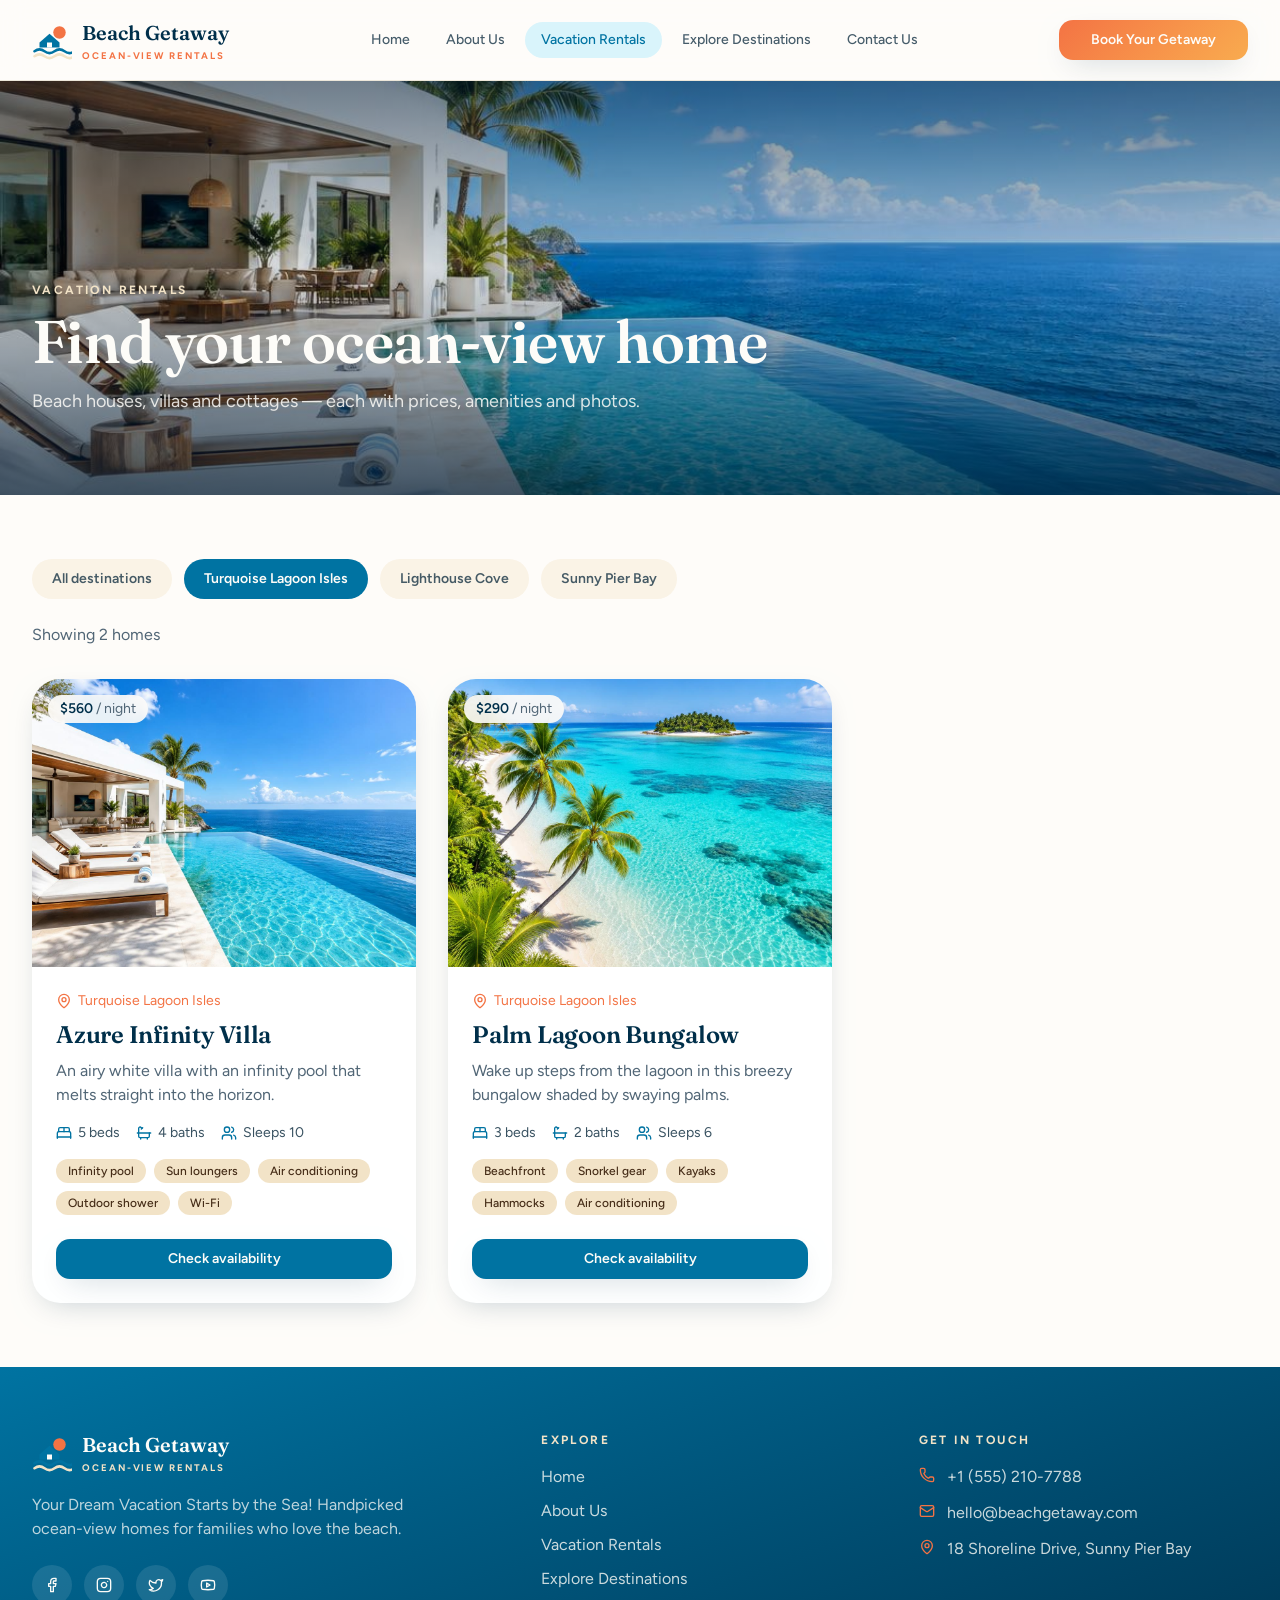
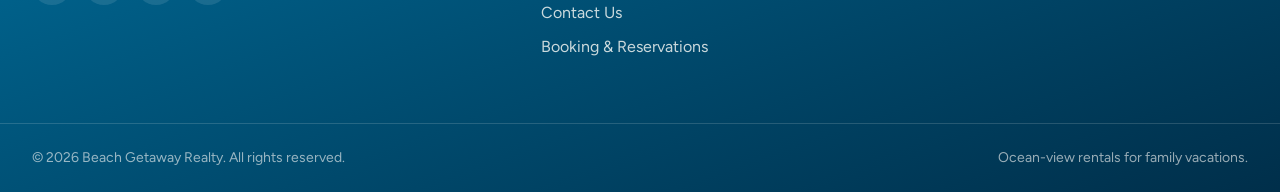
<file: rentals-lagoon-isles.html>
<!DOCTYPE html>
<!DOCTYPE html>
<html data-tsd-source="/src/routes/__root.tsx:122:5" lang="en"><head data-tsd-source="/src/routes/__root.tsx:123:7"><meta charset="utf-8"/><meta content="width=device-width, initial-scale=1" name="viewport"/><link data-precedence="default" href="css/styles.css" rel="stylesheet"/><link data-precedence="default" href="https://fonts.googleapis.com/css2?family=Figtree:wght@400;500;600;700&amp;family=Fraunces:opsz,wght@9..144,500;9..144,600;9..144,700&amp;display=swap" rel="stylesheet"/><title>Vacation Rentals — Beach Getaway</title><meta content="Beach Getaway" name="author"/><meta content="Browse ocean-view beach houses with prices, amenities and photos for your family vacation." name="description"/><meta content="Vacation Rentals — Beach Getaway" property="og:title"/><meta content="Ocean-view beach houses, villas and cottages with prices and amenities." property="og:description"/><meta content="website" property="og:type"/><meta content="summary_large_image" name="twitter:card"/><link href="favicon.svg" rel="icon" type="image/svg+xml"/><link href="https://fonts.googleapis.com" rel="preconnect"/><link crossorigin="anonymous" href="https://fonts.gstatic.com" rel="preconnect"/></head><body data-tsd-source="/src/routes/__root.tsx:126:7"><div class="flex min-h-screen flex-col" data-tsd-source="/src/routes/__root.tsx:140:7"><header class="sticky top-0 z-50 border-b border-border/70 bg-background/85 backdrop-blur-md" data-tsd-source="/src/components/site/SiteHeader.tsx:19:5"><div class="container-page flex h-20 items-center justify-between gap-6" data-tsd-source="/src/components/site/SiteHeader.tsx:20:7"><a aria-label="Beach Getaway home" data-tsd-source="/src/components/site/SiteHeader.tsx:21:9" href="index.html"><span class="flex items-center gap-2.5" data-tsd-source="/src/components/site/Logo.tsx:30:5"><svg aria-hidden="true" class="h-10 w-10" data-tsd-source="/src/components/site/Logo.tsx:6:5" viewbox="0 0 64 64"><circle class="fill-coral" cx="44" cy="20" data-tsd-source="/src/components/site/Logo.tsx:7:7" r="10"></circle><path class="fill-primary" d="M12 36 L28 22 L44 36 V44 H12 Z" data-tsd-source="/src/components/site/Logo.tsx:8:7"></path><rect class="fill-background" data-tsd-source="/src/components/site/Logo.tsx:9:7" height="8" width="8" x="24" y="36"></rect><path class="stroke-primary" d="M4 50 Q12 44 20 50 T36 50 T52 50 T68 50" data-tsd-source="/src/components/site/Logo.tsx:10:7" fill="none" stroke-linecap="round" stroke-width="4"></path><path class="stroke-sand" d="M4 58 Q12 52 20 58 T36 58 T52 58 T68 58" data-tsd-source="/src/components/site/Logo.tsx:17:7" fill="none" stroke-linecap="round" stroke-width="4"></path></svg><span class="leading-none" data-tsd-source="/src/components/site/Logo.tsx:32:7"><span class="block font-display text-xl font-semibold text-ocean-deep" data-tsd-source="/src/components/site/Logo.tsx:33:9">Beach Getaway</span><span class="eyebrow mt-1 block text-[0.6rem] text-coral" data-tsd-source="/src/components/site/Logo.tsx:41:9">Ocean-view rentals</span></span></span></a><nav aria-label="Main" class="hidden items-center gap-1 lg:flex" data-tsd-source="/src/components/site/SiteHeader.tsx:25:9"><a class="rounded-full px-4 py-2 text-sm font-medium text-foreground/75 transition-colors hover:bg-muted hover:text-foreground" data-tsd-source="/src/components/site/SiteHeader.tsx:27:13" href="index.html">Home</a><a class="rounded-full px-4 py-2 text-sm font-medium text-foreground/75 transition-colors hover:bg-muted hover:text-foreground" data-tsd-source="/src/components/site/SiteHeader.tsx:27:13" href="about.html">About Us</a><a aria-current="page" class="rounded-full px-4 py-2 text-sm font-medium text-foreground/75 transition-colors hover:bg-muted hover:text-foreground bg-surf text-primary" data-tsd-source="/src/components/site/SiteHeader.tsx:27:13" href="rentals.html">Vacation Rentals</a><a class="rounded-full px-4 py-2 text-sm font-medium text-foreground/75 transition-colors hover:bg-muted hover:text-foreground" data-tsd-source="/src/components/site/SiteHeader.tsx:27:13" href="destinations.html">Explore Destinations</a><a class="rounded-full px-4 py-2 text-sm font-medium text-foreground/75 transition-colors hover:bg-muted hover:text-foreground" data-tsd-source="/src/components/site/SiteHeader.tsx:27:13" href="contact.html">Contact Us</a></nav><div class="flex items-center gap-2" data-tsd-source="/src/components/site/SiteHeader.tsx:39:9"><a class="items-center justify-center gap-2 whitespace-nowrap text-sm cursor-pointer focus-visible:outline-none focus-visible:ring-1 focus-visible:ring-ring disabled:pointer-events-none disabled:opacity-50 disabled:cursor-not-allowed [&amp;_svg]:pointer-events-none [&amp;_svg]:size-4 [&amp;_svg]:shrink-0 bg-gradient-sunset text-coral-foreground font-semibold shadow-soft hover:shadow-lift hover:-translate-y-0.5 transition-all h-10 rounded-md px-8 hidden sm:inline-flex" data-tsd-source="/src/components/site/SiteHeader.tsx:41:13" href="booking.html">Book Your Getaway</a><button aria-expanded="false" aria-label="Open menu" class="inline-flex h-11 w-11 items-center justify-center rounded-full text-foreground hover:bg-muted lg:hidden" data-tsd-source="/src/components/site/SiteHeader.tsx:45:11" type="button"><svg aria-hidden="true" class="lucide lucide-menu h-5 w-5" data-tsd-source="/src/components/site/SiteHeader.tsx:52:49" fill="none" height="24" stroke="currentColor" stroke-linecap="round" stroke-linejoin="round" stroke-width="2" viewbox="0 0 24 24" width="24" xmlns="http://www.w3.org/2000/svg"><path d="M4 5h16"></path><path d="M4 12h16"></path><path d="M4 19h16"></path></svg></button></div></div><nav aria-label="Mobile" class="border-t border-border bg-background lg:hidden" data-tsd-source="/src/components/site/SiteHeader.tsx:58:9" hidden=""><div class="container-page flex flex-col gap-1 py-4" data-tsd-source="/src/components/site/SiteHeader.tsx:59:11"><a aria-current="page" class="rounded-xl px-4 py-3 font-medium text-foreground/80 hover:bg-muted bg-surf text-primary" data-tsd-source="/src/components/site/SiteHeader.tsx:61:15" href="index.html">Home</a><a class="rounded-xl px-4 py-3 font-medium text-foreground/80 hover:bg-muted" data-tsd-source="/src/components/site/SiteHeader.tsx:61:15" href="about.html">About Us</a><a class="rounded-xl px-4 py-3 font-medium text-foreground/80 hover:bg-muted" data-tsd-source="/src/components/site/SiteHeader.tsx:61:15" href="rentals.html">Vacation Rentals</a><a class="rounded-xl px-4 py-3 font-medium text-foreground/80 hover:bg-muted" data-tsd-source="/src/components/site/SiteHeader.tsx:61:15" href="destinations.html">Explore Destinations</a><a class="rounded-xl px-4 py-3 font-medium text-foreground/80 hover:bg-muted" data-tsd-source="/src/components/site/SiteHeader.tsx:61:15" href="contact.html">Contact Us</a><a class="inline-flex items-center justify-center gap-2 whitespace-nowrap cursor-pointer focus-visible:outline-none focus-visible:ring-1 focus-visible:ring-ring disabled:pointer-events-none disabled:opacity-50 disabled:cursor-not-allowed [&amp;_svg]:pointer-events-none [&amp;_svg]:size-4 [&amp;_svg]:shrink-0 rounded-full bg-gradient-sunset text-coral-foreground font-semibold shadow-soft hover:shadow-lift hover:-translate-y-0.5 transition-all h-13 px-8 text-base mt-2" data-tsd-source="/src/components/site/SiteHeader.tsx:73:15" href="booking.html">Book Your Getaway</a></div></nav></header><main class="flex-1" data-tsd-source="/src/routes/__root.tsx:142:9"><!--$--><section class="relative isolate overflow-hidden" data-tsd-source="/src/components/site/PageHero.tsx:13:5"><img alt="" class="absolute inset-0 -z-20 h-full w-full object-cover" data-tsd-source="/src/components/site/PageHero.tsx:14:7" height="1080" src="assets/rental-pool-villa.jpg" width="1920"/><div class="absolute inset-0 -z-10 bg-hero-overlay" data-tsd-source="/src/components/site/PageHero.tsx:21:7"></div><div class="container-page flex min-h-[46vh] flex-col justify-end py-16 md:py-20" data-tsd-source="/src/components/site/PageHero.tsx:22:7"><p class="eyebrow animate-float-in text-sand" data-tsd-source="/src/components/site/PageHero.tsx:23:9">Vacation rentals</p><h1 class="mt-3 max-w-3xl animate-float-in text-4xl font-semibold text-primary-foreground md:text-6xl" data-tsd-source="/src/components/site/PageHero.tsx:24:9">Find your ocean-view home</h1><p class="mt-4 max-w-2xl animate-float-in text-lg text-primary-foreground/85" data-tsd-source="/src/components/site/PageHero.tsx:28:11">Beach houses, villas and cottages — each with prices, amenities and photos.</p></div></section><section class="container-page py-16" data-tsd-source="/src/routes/rentals.tsx:49:7"><div aria-label="Filter by destination" class="flex flex-wrap gap-3" data-tsd-source="/src/routes/rentals.tsx:50:9" role="group"><a aria-current="page" class="rounded-full px-5 py-2.5 text-sm font-semibold transition-colors bg-muted text-foreground/75 hover:bg-secondary active" data-tsd-source="/src/routes/rentals.tsx:51:11" href="rentals.html">All destinations</a><a aria-current="page" class="rounded-full px-5 py-2.5 text-sm font-semibold transition-colors bg-primary text-primary-foreground active" data-tsd-source="/src/routes/rentals.tsx:55:13" href="rentals-lagoon-isles.html">Turquoise Lagoon Isles</a><a class="rounded-full px-5 py-2.5 text-sm font-semibold transition-colors bg-muted text-foreground/75 hover:bg-secondary" data-tsd-source="/src/routes/rentals.tsx:55:13" href="rentals-lighthouse-cove.html">Lighthouse Cove</a><a class="rounded-full px-5 py-2.5 text-sm font-semibold transition-colors bg-muted text-foreground/75 hover:bg-secondary" data-tsd-source="/src/routes/rentals.tsx:55:13" href="rentals-pier-bay.html">Sunny Pier Bay</a></div><p class="mt-6 text-muted-foreground" data-tsd-source="/src/routes/rentals.tsx:65:9">Showing <!-- -->2<!-- --> <!-- -->homes</p><div class="mt-8 grid gap-8 md:grid-cols-2 lg:grid-cols-3" data-tsd-source="/src/routes/rentals.tsx:68:9"><article class="group flex flex-col overflow-hidden rounded-3xl bg-card shadow-soft transition-all duration-300 hover:-translate-y-1 hover:shadow-lift" data-tsd-source="/src/components/site/RentalCard.tsx:15:5"><div class="relative aspect-[4/3] overflow-hidden" data-tsd-source="/src/components/site/RentalCard.tsx:16:7"><img alt="Azure Infinity Villa" class="h-full w-full object-cover transition-transform duration-700 group-hover:scale-105" data-tsd-source="/src/components/site/RentalCard.tsx:17:9" height="900" loading="lazy" src="assets/rental-pool-villa.jpg" width="1200"/><span class="absolute left-4 top-4 rounded-full bg-background/90 px-3 py-1 text-sm font-semibold text-ocean-deep backdrop-blur" data-tsd-source="/src/components/site/RentalCard.tsx:25:9">$560<span class="font-normal text-muted-foreground" data-tsd-source="/src/components/site/RentalCard.tsx:27:11"> / night</span></span></div><div class="flex flex-1 flex-col p-6" data-tsd-source="/src/components/site/RentalCard.tsx:30:7"><p class="flex items-center gap-1.5 text-sm text-coral" data-tsd-source="/src/components/site/RentalCard.tsx:31:9"><svg aria-hidden="true" class="lucide lucide-map-pin h-4 w-4" data-tsd-source="/src/components/site/RentalCard.tsx:32:11" fill="none" height="24" stroke="currentColor" stroke-linecap="round" stroke-linejoin="round" stroke-width="2" viewbox="0 0 24 24" width="24" xmlns="http://www.w3.org/2000/svg"><path d="M20 10c0 4.993-5.539 10.193-7.399 11.799a1 1 0 0 1-1.202 0C9.539 20.193 4 14.993 4 10a8 8 0 0 1 16 0"></path><circle cx="12" cy="10" r="3"></circle></svg> <!-- -->Turquoise Lagoon Isles</p><h3 class="mt-2 text-2xl font-semibold text-ocean-deep" data-tsd-source="/src/components/site/RentalCard.tsx:34:9">Azure Infinity Villa</h3><p class="mt-2 text-muted-foreground" data-tsd-source="/src/components/site/RentalCard.tsx:35:9">An airy white villa with an infinity pool that melts straight into the horizon.</p><div class="mt-4 flex flex-wrap gap-4 text-sm text-foreground/80" data-tsd-source="/src/components/site/RentalCard.tsx:36:9"><span class="flex items-center gap-1.5" data-tsd-source="/src/components/site/RentalCard.tsx:37:11"><svg aria-hidden="true" class="lucide lucide-bed-double h-4 w-4 text-primary" data-tsd-source="/src/components/site/RentalCard.tsx:38:13" fill="none" height="24" stroke="currentColor" stroke-linecap="round" stroke-linejoin="round" stroke-width="2" viewbox="0 0 24 24" width="24" xmlns="http://www.w3.org/2000/svg"><path d="M2 20v-8a2 2 0 0 1 2-2h16a2 2 0 0 1 2 2v8"></path><path d="M4 10V6a2 2 0 0 1 2-2h12a2 2 0 0 1 2 2v4"></path><path d="M12 4v6"></path><path d="M2 18h20"></path></svg> <!-- -->5<!-- --> beds</span><span class="flex items-center gap-1.5" data-tsd-source="/src/components/site/RentalCard.tsx:40:11"><svg aria-hidden="true" class="lucide lucide-bath h-4 w-4 text-primary" data-tsd-source="/src/components/site/RentalCard.tsx:41:13" fill="none" height="24" stroke="currentColor" stroke-linecap="round" stroke-linejoin="round" stroke-width="2" viewbox="0 0 24 24" width="24" xmlns="http://www.w3.org/2000/svg"><path d="M10 4 8 6"></path><path d="M17 19v2"></path><path d="M2 12h20"></path><path d="M7 19v2"></path><path d="M9 5 7.621 3.621A2.121 2.121 0 0 0 4 5v12a2 2 0 0 0 2 2h12a2 2 0 0 0 2-2v-5"></path></svg> <!-- -->4<!-- --> <!-- -->baths</span><span class="flex items-center gap-1.5" data-tsd-source="/src/components/site/RentalCard.tsx:43:11"><svg aria-hidden="true" class="lucide lucide-users h-4 w-4 text-primary" data-tsd-source="/src/components/site/RentalCard.tsx:44:13" fill="none" height="24" stroke="currentColor" stroke-linecap="round" stroke-linejoin="round" stroke-width="2" viewbox="0 0 24 24" width="24" xmlns="http://www.w3.org/2000/svg"><path d="M16 21v-2a4 4 0 0 0-4-4H6a4 4 0 0 0-4 4v2"></path><path d="M16 3.128a4 4 0 0 1 0 7.744"></path><path d="M22 21v-2a4 4 0 0 0-3-3.87"></path><circle cx="9" cy="7" r="4"></circle></svg> Sleeps <!-- -->10</span></div><ul class="mt-4 flex flex-wrap gap-2" data-tsd-source="/src/components/site/RentalCard.tsx:48:11"><li class="rounded-full bg-secondary px-3 py-1 text-xs font-medium text-secondary-foreground" data-tsd-source="/src/components/site/RentalCard.tsx:50:15">Infinity pool</li><li class="rounded-full bg-secondary px-3 py-1 text-xs font-medium text-secondary-foreground" data-tsd-source="/src/components/site/RentalCard.tsx:50:15">Sun loungers</li><li class="rounded-full bg-secondary px-3 py-1 text-xs font-medium text-secondary-foreground" data-tsd-source="/src/components/site/RentalCard.tsx:50:15">Air conditioning</li><li class="rounded-full bg-secondary px-3 py-1 text-xs font-medium text-secondary-foreground" data-tsd-source="/src/components/site/RentalCard.tsx:50:15">Outdoor shower</li><li class="rounded-full bg-secondary px-3 py-1 text-xs font-medium text-secondary-foreground" data-tsd-source="/src/components/site/RentalCard.tsx:50:15">Wi-Fi</li></ul><div class="mt-auto pt-6" data-tsd-source="/src/components/site/RentalCard.tsx:59:9"><a class="inline-flex items-center justify-center gap-2 whitespace-nowrap text-sm cursor-pointer focus-visible:outline-none focus-visible:ring-1 focus-visible:ring-ring disabled:pointer-events-none disabled:opacity-50 disabled:cursor-not-allowed [&amp;_svg]:pointer-events-none [&amp;_svg]:size-4 [&amp;_svg]:shrink-0 bg-primary text-primary-foreground font-semibold shadow-soft hover:bg-ocean-deep transition-all h-10 rounded-md px-8 w-full" data-tsd-source="/src/components/site/RentalCard.tsx:61:13" href="booking.html?property=azure-infinity-villa">Check availability</a></div></div></article><article class="group flex flex-col overflow-hidden rounded-3xl bg-card shadow-soft transition-all duration-300 hover:-translate-y-1 hover:shadow-lift" data-tsd-source="/src/components/site/RentalCard.tsx:15:5"><div class="relative aspect-[4/3] overflow-hidden" data-tsd-source="/src/components/site/RentalCard.tsx:16:7"><img alt="Palm Lagoon Bungalow" class="h-full w-full object-cover transition-transform duration-700 group-hover:scale-105" data-tsd-source="/src/components/site/RentalCard.tsx:17:9" height="900" loading="lazy" src="assets/dest-tropical-lagoon.jpg" width="1200"/><span class="absolute left-4 top-4 rounded-full bg-background/90 px-3 py-1 text-sm font-semibold text-ocean-deep backdrop-blur" data-tsd-source="/src/components/site/RentalCard.tsx:25:9">$290<span class="font-normal text-muted-foreground" data-tsd-source="/src/components/site/RentalCard.tsx:27:11"> / night</span></span></div><div class="flex flex-1 flex-col p-6" data-tsd-source="/src/components/site/RentalCard.tsx:30:7"><p class="flex items-center gap-1.5 text-sm text-coral" data-tsd-source="/src/components/site/RentalCard.tsx:31:9"><svg aria-hidden="true" class="lucide lucide-map-pin h-4 w-4" data-tsd-source="/src/components/site/RentalCard.tsx:32:11" fill="none" height="24" stroke="currentColor" stroke-linecap="round" stroke-linejoin="round" stroke-width="2" viewbox="0 0 24 24" width="24" xmlns="http://www.w3.org/2000/svg"><path d="M20 10c0 4.993-5.539 10.193-7.399 11.799a1 1 0 0 1-1.202 0C9.539 20.193 4 14.993 4 10a8 8 0 0 1 16 0"></path><circle cx="12" cy="10" r="3"></circle></svg> <!-- -->Turquoise Lagoon Isles</p><h3 class="mt-2 text-2xl font-semibold text-ocean-deep" data-tsd-source="/src/components/site/RentalCard.tsx:34:9">Palm Lagoon Bungalow</h3><p class="mt-2 text-muted-foreground" data-tsd-source="/src/components/site/RentalCard.tsx:35:9">Wake up steps from the lagoon in this breezy bungalow shaded by swaying palms.</p><div class="mt-4 flex flex-wrap gap-4 text-sm text-foreground/80" data-tsd-source="/src/components/site/RentalCard.tsx:36:9"><span class="flex items-center gap-1.5" data-tsd-source="/src/components/site/RentalCard.tsx:37:11"><svg aria-hidden="true" class="lucide lucide-bed-double h-4 w-4 text-primary" data-tsd-source="/src/components/site/RentalCard.tsx:38:13" fill="none" height="24" stroke="currentColor" stroke-linecap="round" stroke-linejoin="round" stroke-width="2" viewbox="0 0 24 24" width="24" xmlns="http://www.w3.org/2000/svg"><path d="M2 20v-8a2 2 0 0 1 2-2h16a2 2 0 0 1 2 2v8"></path><path d="M4 10V6a2 2 0 0 1 2-2h12a2 2 0 0 1 2 2v4"></path><path d="M12 4v6"></path><path d="M2 18h20"></path></svg> <!-- -->3<!-- --> beds</span><span class="flex items-center gap-1.5" data-tsd-source="/src/components/site/RentalCard.tsx:40:11"><svg aria-hidden="true" class="lucide lucide-bath h-4 w-4 text-primary" data-tsd-source="/src/components/site/RentalCard.tsx:41:13" fill="none" height="24" stroke="currentColor" stroke-linecap="round" stroke-linejoin="round" stroke-width="2" viewbox="0 0 24 24" width="24" xmlns="http://www.w3.org/2000/svg"><path d="M10 4 8 6"></path><path d="M17 19v2"></path><path d="M2 12h20"></path><path d="M7 19v2"></path><path d="M9 5 7.621 3.621A2.121 2.121 0 0 0 4 5v12a2 2 0 0 0 2 2h12a2 2 0 0 0 2-2v-5"></path></svg> <!-- -->2<!-- --> <!-- -->baths</span><span class="flex items-center gap-1.5" data-tsd-source="/src/components/site/RentalCard.tsx:43:11"><svg aria-hidden="true" class="lucide lucide-users h-4 w-4 text-primary" data-tsd-source="/src/components/site/RentalCard.tsx:44:13" fill="none" height="24" stroke="currentColor" stroke-linecap="round" stroke-linejoin="round" stroke-width="2" viewbox="0 0 24 24" width="24" xmlns="http://www.w3.org/2000/svg"><path d="M16 21v-2a4 4 0 0 0-4-4H6a4 4 0 0 0-4 4v2"></path><path d="M16 3.128a4 4 0 0 1 0 7.744"></path><path d="M22 21v-2a4 4 0 0 0-3-3.87"></path><circle cx="9" cy="7" r="4"></circle></svg> Sleeps <!-- -->6</span></div><ul class="mt-4 flex flex-wrap gap-2" data-tsd-source="/src/components/site/RentalCard.tsx:48:11"><li class="rounded-full bg-secondary px-3 py-1 text-xs font-medium text-secondary-foreground" data-tsd-source="/src/components/site/RentalCard.tsx:50:15">Beachfront</li><li class="rounded-full bg-secondary px-3 py-1 text-xs font-medium text-secondary-foreground" data-tsd-source="/src/components/site/RentalCard.tsx:50:15">Snorkel gear</li><li class="rounded-full bg-secondary px-3 py-1 text-xs font-medium text-secondary-foreground" data-tsd-source="/src/components/site/RentalCard.tsx:50:15">Kayaks</li><li class="rounded-full bg-secondary px-3 py-1 text-xs font-medium text-secondary-foreground" data-tsd-source="/src/components/site/RentalCard.tsx:50:15">Hammocks</li><li class="rounded-full bg-secondary px-3 py-1 text-xs font-medium text-secondary-foreground" data-tsd-source="/src/components/site/RentalCard.tsx:50:15">Air conditioning</li></ul><div class="mt-auto pt-6" data-tsd-source="/src/components/site/RentalCard.tsx:59:9"><a class="inline-flex items-center justify-center gap-2 whitespace-nowrap text-sm cursor-pointer focus-visible:outline-none focus-visible:ring-1 focus-visible:ring-ring disabled:pointer-events-none disabled:opacity-50 disabled:cursor-not-allowed [&amp;_svg]:pointer-events-none [&amp;_svg]:size-4 [&amp;_svg]:shrink-0 bg-primary text-primary-foreground font-semibold shadow-soft hover:bg-ocean-deep transition-all h-10 rounded-md px-8 w-full" data-tsd-source="/src/components/site/RentalCard.tsx:61:13" href="booking.html?property=palm-lagoon-bungalow">Check availability</a></div></div></article></div></section><!--/$--></main><footer class="bg-gradient-ocean text-primary-foreground" data-tsd-source="/src/components/site/SiteFooter.tsx:16:5"><div class="container-page grid gap-12 py-16 md:grid-cols-[1.4fr_1fr_1fr]" data-tsd-source="/src/components/site/SiteFooter.tsx:17:7"><div class="max-w-sm" data-tsd-source="/src/components/site/SiteFooter.tsx:18:9"><span class="flex items-center gap-2.5" data-tsd-source="/src/components/site/Logo.tsx:30:5"><svg aria-hidden="true" class="h-10 w-10" data-tsd-source="/src/components/site/Logo.tsx:6:5" viewbox="0 0 64 64"><circle class="fill-coral" cx="44" cy="20" data-tsd-source="/src/components/site/Logo.tsx:7:7" r="10"></circle><path class="fill-primary" d="M12 36 L28 22 L44 36 V44 H12 Z" data-tsd-source="/src/components/site/Logo.tsx:8:7"></path><rect class="fill-background" data-tsd-source="/src/components/site/Logo.tsx:9:7" height="8" width="8" x="24" y="36"></rect><path class="stroke-primary" d="M4 50 Q12 44 20 50 T36 50 T52 50 T68 50" data-tsd-source="/src/components/site/Logo.tsx:10:7" fill="none" stroke-linecap="round" stroke-width="4"></path><path class="stroke-sand" d="M4 58 Q12 52 20 58 T36 58 T52 58 T68 58" data-tsd-source="/src/components/site/Logo.tsx:17:7" fill="none" stroke-linecap="round" stroke-width="4"></path></svg><span class="leading-none" data-tsd-source="/src/components/site/Logo.tsx:32:7"><span class="block font-display text-xl font-semibold text-primary-foreground" data-tsd-source="/src/components/site/Logo.tsx:33:9">Beach Getaway</span><span class="eyebrow mt-1 block text-[0.6rem] text-sand" data-tsd-source="/src/components/site/Logo.tsx:41:9">Ocean-view rentals</span></span></span><p class="mt-5 text-primary-foreground/75" data-tsd-source="/src/components/site/SiteFooter.tsx:20:11">Your Dream Vacation Starts by the Sea! Handpicked ocean-view homes for families who love the beach.</p><div class="mt-6 flex gap-3" data-tsd-source="/src/components/site/SiteFooter.tsx:24:11"><a aria-label="Facebook" class="inline-flex h-10 w-10 items-center justify-center rounded-full bg-primary-foreground/10 transition-colors hover:bg-coral" data-tsd-source="/src/components/site/SiteFooter.tsx:26:15" href="https://facebook.com" rel="noreferrer" target="_blank"><svg aria-hidden="true" class="lucide lucide-facebook h-4 w-4" data-tsd-source="/src/components/site/SiteFooter.tsx:34:17" fill="none" height="24" stroke="currentColor" stroke-linecap="round" stroke-linejoin="round" stroke-width="2" viewbox="0 0 24 24" width="24" xmlns="http://www.w3.org/2000/svg"><path d="M18 2h-3a5 5 0 0 0-5 5v3H7v4h3v8h4v-8h3l1-4h-4V7a1 1 0 0 1 1-1h3z"></path></svg></a><a aria-label="Instagram" class="inline-flex h-10 w-10 items-center justify-center rounded-full bg-primary-foreground/10 transition-colors hover:bg-coral" data-tsd-source="/src/components/site/SiteFooter.tsx:26:15" href="https://instagram.com" rel="noreferrer" target="_blank"><svg aria-hidden="true" class="lucide lucide-instagram h-4 w-4" data-tsd-source="/src/components/site/SiteFooter.tsx:34:17" fill="none" height="24" stroke="currentColor" stroke-linecap="round" stroke-linejoin="round" stroke-width="2" viewbox="0 0 24 24" width="24" xmlns="http://www.w3.org/2000/svg"><rect height="20" rx="5" ry="5" width="20" x="2" y="2"></rect><path d="M16 11.37A4 4 0 1 1 12.63 8 4 4 0 0 1 16 11.37z"></path><line x1="17.5" x2="17.51" y1="6.5" y2="6.5"></line></svg></a><a aria-label="Twitter" class="inline-flex h-10 w-10 items-center justify-center rounded-full bg-primary-foreground/10 transition-colors hover:bg-coral" data-tsd-source="/src/components/site/SiteFooter.tsx:26:15" href="https://twitter.com" rel="noreferrer" target="_blank"><svg aria-hidden="true" class="lucide lucide-twitter h-4 w-4" data-tsd-source="/src/components/site/SiteFooter.tsx:34:17" fill="none" height="24" stroke="currentColor" stroke-linecap="round" stroke-linejoin="round" stroke-width="2" viewbox="0 0 24 24" width="24" xmlns="http://www.w3.org/2000/svg"><path d="M22 4s-.7 2.1-2 3.4c1.6 10-9.4 17.3-18 11.6 2.2.1 4.4-.6 6-2C3 15.5.5 9.6 3 5c2.2 2.6 5.6 4.1 9 4-.9-4.2 4-6.6 7-3.8 1.1 0 3-1.2 3-1.2z"></path></svg></a><a aria-label="YouTube" class="inline-flex h-10 w-10 items-center justify-center rounded-full bg-primary-foreground/10 transition-colors hover:bg-coral" data-tsd-source="/src/components/site/SiteFooter.tsx:26:15" href="https://youtube.com" rel="noreferrer" target="_blank"><svg aria-hidden="true" class="lucide lucide-youtube h-4 w-4" data-tsd-source="/src/components/site/SiteFooter.tsx:34:17" fill="none" height="24" stroke="currentColor" stroke-linecap="round" stroke-linejoin="round" stroke-width="2" viewbox="0 0 24 24" width="24" xmlns="http://www.w3.org/2000/svg"><path d="M2.5 17a24.12 24.12 0 0 1 0-10 2 2 0 0 1 1.4-1.4 49.56 49.56 0 0 1 16.2 0A2 2 0 0 1 21.5 7a24.12 24.12 0 0 1 0 10 2 2 0 0 1-1.4 1.4 49.55 49.55 0 0 1-16.2 0A2 2 0 0 1 2.5 17"></path><path d="m10 15 5-3-5-3z"></path></svg></a></div></div><div data-tsd-source="/src/components/site/SiteFooter.tsx:40:9"><h3 class="eyebrow text-sand" data-tsd-source="/src/components/site/SiteFooter.tsx:41:11">Explore</h3><ul class="mt-4 space-y-2.5" data-tsd-source="/src/components/site/SiteFooter.tsx:42:11"><li data-tsd-source="/src/components/site/SiteFooter.tsx:44:15"><a class="text-primary-foreground/80 hover:text-primary-foreground" data-tsd-source="/src/components/site/SiteFooter.tsx:45:17" href="index.html">Home</a></li><li data-tsd-source="/src/components/site/SiteFooter.tsx:44:15"><a class="text-primary-foreground/80 hover:text-primary-foreground" data-tsd-source="/src/components/site/SiteFooter.tsx:45:17" href="about.html">About Us</a></li><li data-tsd-source="/src/components/site/SiteFooter.tsx:44:15"><a aria-current="page" class="text-primary-foreground/80 hover:text-primary-foreground active" data-tsd-source="/src/components/site/SiteFooter.tsx:45:17" href="rentals.html">Vacation Rentals</a></li><li data-tsd-source="/src/components/site/SiteFooter.tsx:44:15"><a class="text-primary-foreground/80 hover:text-primary-foreground" data-tsd-source="/src/components/site/SiteFooter.tsx:45:17" href="destinations.html">Explore Destinations</a></li><li data-tsd-source="/src/components/site/SiteFooter.tsx:44:15"><a class="text-primary-foreground/80 hover:text-primary-foreground" data-tsd-source="/src/components/site/SiteFooter.tsx:45:17" href="contact.html">Contact Us</a></li><li data-tsd-source="/src/components/site/SiteFooter.tsx:53:13"><a class="text-primary-foreground/80 hover:text-primary-foreground" data-tsd-source="/src/components/site/SiteFooter.tsx:54:15" href="booking.html">Booking &amp; Reservations</a></li></ul></div><div data-tsd-source="/src/components/site/SiteFooter.tsx:65:9"><h3 class="eyebrow text-sand" data-tsd-source="/src/components/site/SiteFooter.tsx:66:11">Get in touch</h3><ul class="mt-4 space-y-3 text-primary-foreground/80" data-tsd-source="/src/components/site/SiteFooter.tsx:67:11"><li class="flex gap-3" data-tsd-source="/src/components/site/SiteFooter.tsx:68:13"><svg aria-hidden="true" class="lucide lucide-phone mt-0.5 h-4 w-4 shrink-0 text-coral" data-tsd-source="/src/components/site/SiteFooter.tsx:69:15" fill="none" height="24" stroke="currentColor" stroke-linecap="round" stroke-linejoin="round" stroke-width="2" viewbox="0 0 24 24" width="24" xmlns="http://www.w3.org/2000/svg"><path d="M13.832 16.568a1 1 0 0 0 1.213-.303l.355-.465A2 2 0 0 1 17 15h3a2 2 0 0 1 2 2v3a2 2 0 0 1-2 2A18 18 0 0 1 2 4a2 2 0 0 1 2-2h3a2 2 0 0 1 2 2v3a2 2 0 0 1-.8 1.6l-.468.351a1 1 0 0 0-.292 1.233 14 14 0 0 0 6.392 6.384"></path></svg> <!-- -->+1 (555) 210-7788</li><li class="flex gap-3" data-tsd-source="/src/components/site/SiteFooter.tsx:71:13"><svg aria-hidden="true" class="lucide lucide-mail mt-0.5 h-4 w-4 shrink-0 text-coral" data-tsd-source="/src/components/site/SiteFooter.tsx:72:15" fill="none" height="24" stroke="currentColor" stroke-linecap="round" stroke-linejoin="round" stroke-width="2" viewbox="0 0 24 24" width="24" xmlns="http://www.w3.org/2000/svg"><path d="m22 7-8.991 5.727a2 2 0 0 1-2.009 0L2 7"></path><rect height="16" rx="2" width="20" x="2" y="4"></rect></svg> <!-- -->hello@beachgetaway.com</li><li class="flex gap-3" data-tsd-source="/src/components/site/SiteFooter.tsx:74:13"><svg aria-hidden="true" class="lucide lucide-map-pin mt-0.5 h-4 w-4 shrink-0 text-coral" data-tsd-source="/src/components/site/SiteFooter.tsx:75:15" fill="none" height="24" stroke="currentColor" stroke-linecap="round" stroke-linejoin="round" stroke-width="2" viewbox="0 0 24 24" width="24" xmlns="http://www.w3.org/2000/svg"><path d="M20 10c0 4.993-5.539 10.193-7.399 11.799a1 1 0 0 1-1.202 0C9.539 20.193 4 14.993 4 10a8 8 0 0 1 16 0"></path><circle cx="12" cy="10" r="3"></circle></svg> <!-- -->18 Shoreline Drive, Sunny Pier Bay</li></ul></div></div><div class="border-t border-primary-foreground/15" data-tsd-source="/src/components/site/SiteFooter.tsx:80:7"><div class="container-page flex flex-col justify-between gap-2 py-6 text-sm text-primary-foreground/60 sm:flex-row" data-tsd-source="/src/components/site/SiteFooter.tsx:81:9"><p data-tsd-source="/src/components/site/SiteFooter.tsx:82:11">© <!-- -->2026<!-- --> Beach Getaway Realty. All rights reserved.</p><p data-tsd-source="/src/components/site/SiteFooter.tsx:83:11">Ocean-view rentals for family vacations.</p></div></div></footer></div><script src="js/site.js"></script></body></html>
</file>
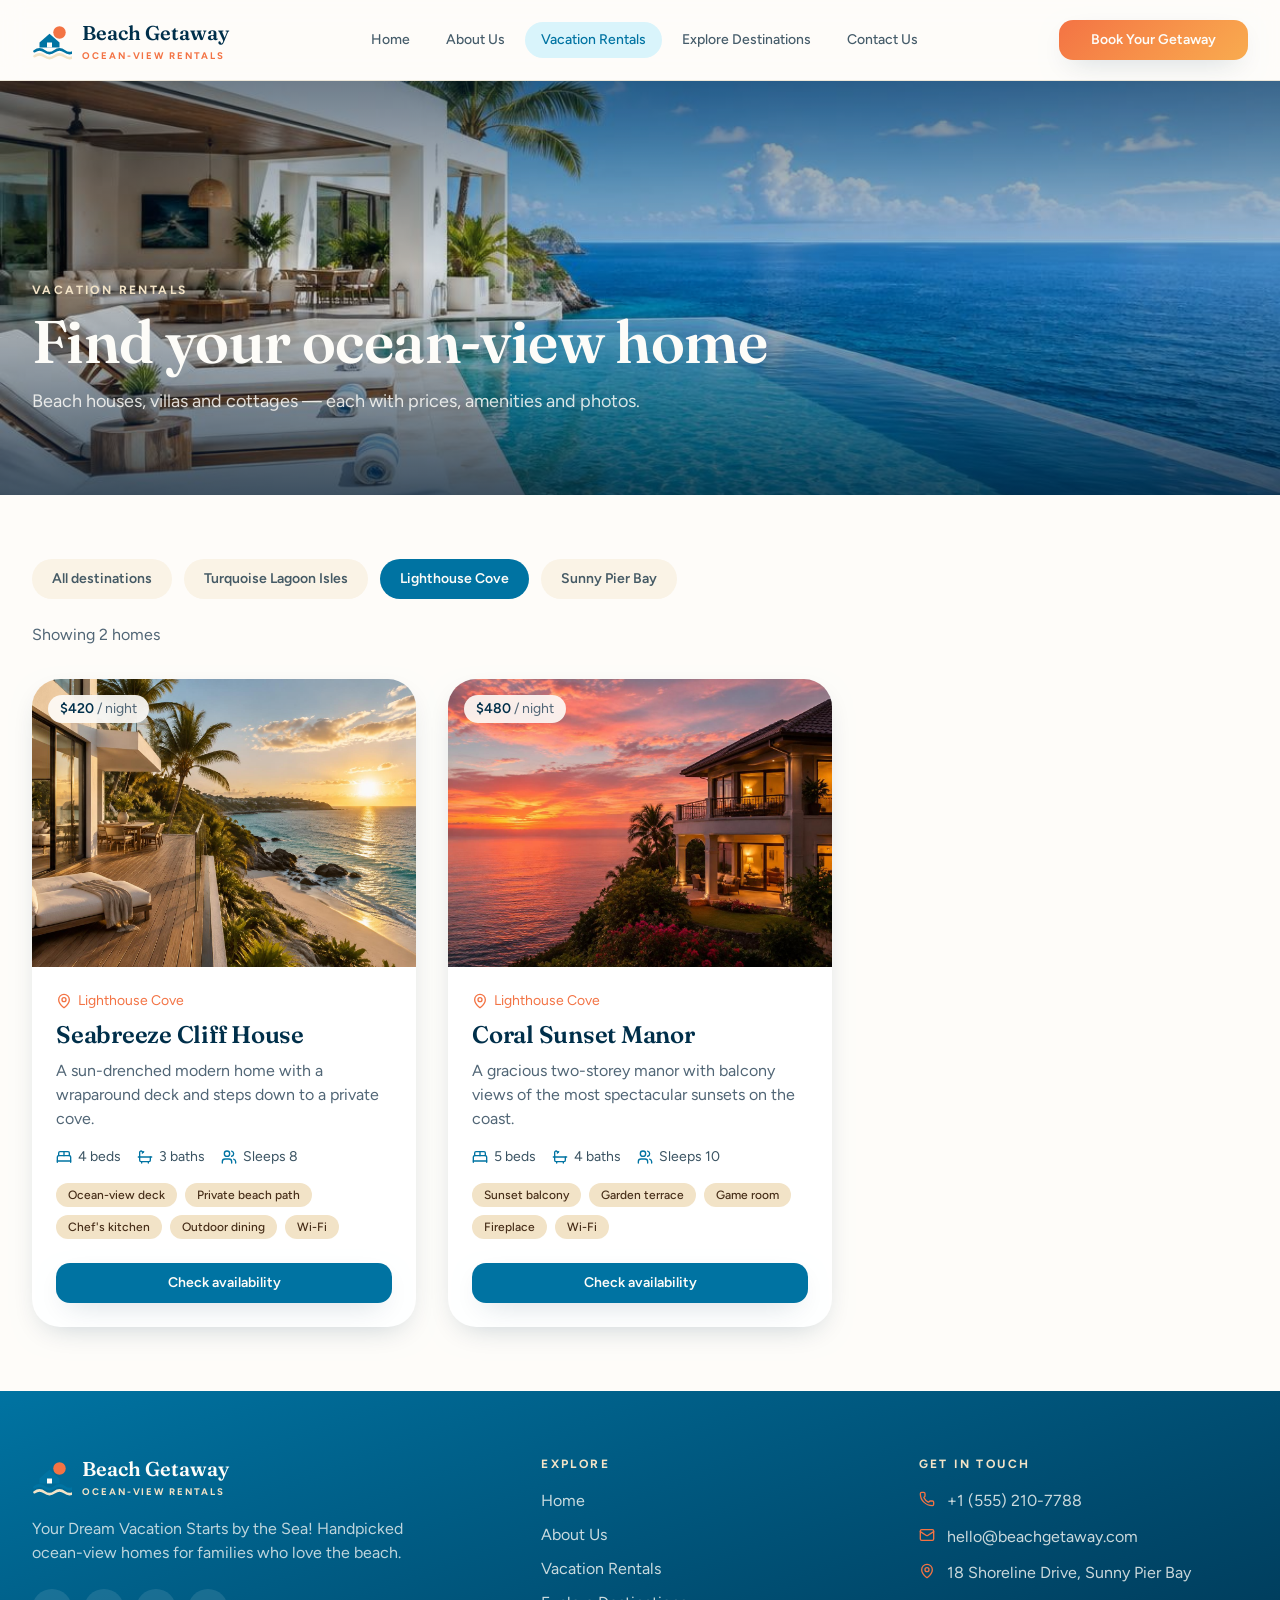
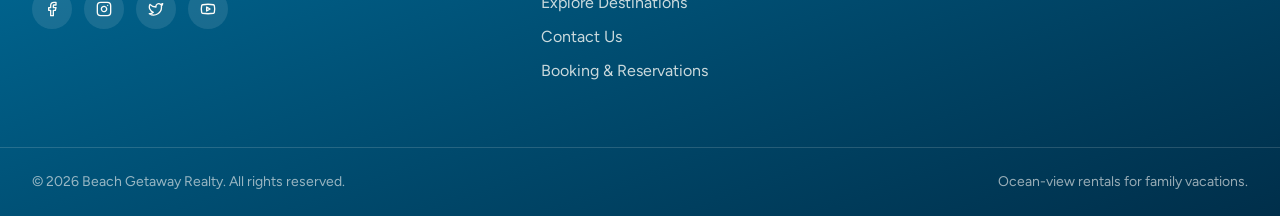
<file: rentals-lighthouse-cove.html>
<!DOCTYPE html>
<!DOCTYPE html>
<html data-tsd-source="/src/routes/__root.tsx:122:5" lang="en"><head data-tsd-source="/src/routes/__root.tsx:123:7"><meta charset="utf-8"/><meta content="width=device-width, initial-scale=1" name="viewport"/><link data-precedence="default" href="css/styles.css" rel="stylesheet"/><link data-precedence="default" href="https://fonts.googleapis.com/css2?family=Figtree:wght@400;500;600;700&amp;family=Fraunces:opsz,wght@9..144,500;9..144,600;9..144,700&amp;display=swap" rel="stylesheet"/><title>Vacation Rentals — Beach Getaway</title><meta content="Beach Getaway" name="author"/><meta content="Browse ocean-view beach houses with prices, amenities and photos for your family vacation." name="description"/><meta content="Vacation Rentals — Beach Getaway" property="og:title"/><meta content="Ocean-view beach houses, villas and cottages with prices and amenities." property="og:description"/><meta content="website" property="og:type"/><meta content="summary_large_image" name="twitter:card"/><link href="favicon.svg" rel="icon" type="image/svg+xml"/><link href="https://fonts.googleapis.com" rel="preconnect"/><link crossorigin="anonymous" href="https://fonts.gstatic.com" rel="preconnect"/></head><body data-tsd-source="/src/routes/__root.tsx:126:7"><div class="flex min-h-screen flex-col" data-tsd-source="/src/routes/__root.tsx:140:7"><header class="sticky top-0 z-50 border-b border-border/70 bg-background/85 backdrop-blur-md" data-tsd-source="/src/components/site/SiteHeader.tsx:19:5"><div class="container-page flex h-20 items-center justify-between gap-6" data-tsd-source="/src/components/site/SiteHeader.tsx:20:7"><a aria-label="Beach Getaway home" data-tsd-source="/src/components/site/SiteHeader.tsx:21:9" href="index.html"><span class="flex items-center gap-2.5" data-tsd-source="/src/components/site/Logo.tsx:30:5"><svg aria-hidden="true" class="h-10 w-10" data-tsd-source="/src/components/site/Logo.tsx:6:5" viewbox="0 0 64 64"><circle class="fill-coral" cx="44" cy="20" data-tsd-source="/src/components/site/Logo.tsx:7:7" r="10"></circle><path class="fill-primary" d="M12 36 L28 22 L44 36 V44 H12 Z" data-tsd-source="/src/components/site/Logo.tsx:8:7"></path><rect class="fill-background" data-tsd-source="/src/components/site/Logo.tsx:9:7" height="8" width="8" x="24" y="36"></rect><path class="stroke-primary" d="M4 50 Q12 44 20 50 T36 50 T52 50 T68 50" data-tsd-source="/src/components/site/Logo.tsx:10:7" fill="none" stroke-linecap="round" stroke-width="4"></path><path class="stroke-sand" d="M4 58 Q12 52 20 58 T36 58 T52 58 T68 58" data-tsd-source="/src/components/site/Logo.tsx:17:7" fill="none" stroke-linecap="round" stroke-width="4"></path></svg><span class="leading-none" data-tsd-source="/src/components/site/Logo.tsx:32:7"><span class="block font-display text-xl font-semibold text-ocean-deep" data-tsd-source="/src/components/site/Logo.tsx:33:9">Beach Getaway</span><span class="eyebrow mt-1 block text-[0.6rem] text-coral" data-tsd-source="/src/components/site/Logo.tsx:41:9">Ocean-view rentals</span></span></span></a><nav aria-label="Main" class="hidden items-center gap-1 lg:flex" data-tsd-source="/src/components/site/SiteHeader.tsx:25:9"><a class="rounded-full px-4 py-2 text-sm font-medium text-foreground/75 transition-colors hover:bg-muted hover:text-foreground" data-tsd-source="/src/components/site/SiteHeader.tsx:27:13" href="index.html">Home</a><a class="rounded-full px-4 py-2 text-sm font-medium text-foreground/75 transition-colors hover:bg-muted hover:text-foreground" data-tsd-source="/src/components/site/SiteHeader.tsx:27:13" href="about.html">About Us</a><a aria-current="page" class="rounded-full px-4 py-2 text-sm font-medium text-foreground/75 transition-colors hover:bg-muted hover:text-foreground bg-surf text-primary" data-tsd-source="/src/components/site/SiteHeader.tsx:27:13" href="rentals.html">Vacation Rentals</a><a class="rounded-full px-4 py-2 text-sm font-medium text-foreground/75 transition-colors hover:bg-muted hover:text-foreground" data-tsd-source="/src/components/site/SiteHeader.tsx:27:13" href="destinations.html">Explore Destinations</a><a class="rounded-full px-4 py-2 text-sm font-medium text-foreground/75 transition-colors hover:bg-muted hover:text-foreground" data-tsd-source="/src/components/site/SiteHeader.tsx:27:13" href="contact.html">Contact Us</a></nav><div class="flex items-center gap-2" data-tsd-source="/src/components/site/SiteHeader.tsx:39:9"><a class="items-center justify-center gap-2 whitespace-nowrap text-sm cursor-pointer focus-visible:outline-none focus-visible:ring-1 focus-visible:ring-ring disabled:pointer-events-none disabled:opacity-50 disabled:cursor-not-allowed [&amp;_svg]:pointer-events-none [&amp;_svg]:size-4 [&amp;_svg]:shrink-0 bg-gradient-sunset text-coral-foreground font-semibold shadow-soft hover:shadow-lift hover:-translate-y-0.5 transition-all h-10 rounded-md px-8 hidden sm:inline-flex" data-tsd-source="/src/components/site/SiteHeader.tsx:41:13" href="booking.html">Book Your Getaway</a><button aria-expanded="false" aria-label="Open menu" class="inline-flex h-11 w-11 items-center justify-center rounded-full text-foreground hover:bg-muted lg:hidden" data-tsd-source="/src/components/site/SiteHeader.tsx:45:11" type="button"><svg aria-hidden="true" class="lucide lucide-menu h-5 w-5" data-tsd-source="/src/components/site/SiteHeader.tsx:52:49" fill="none" height="24" stroke="currentColor" stroke-linecap="round" stroke-linejoin="round" stroke-width="2" viewbox="0 0 24 24" width="24" xmlns="http://www.w3.org/2000/svg"><path d="M4 5h16"></path><path d="M4 12h16"></path><path d="M4 19h16"></path></svg></button></div></div><nav aria-label="Mobile" class="border-t border-border bg-background lg:hidden" data-tsd-source="/src/components/site/SiteHeader.tsx:58:9" hidden=""><div class="container-page flex flex-col gap-1 py-4" data-tsd-source="/src/components/site/SiteHeader.tsx:59:11"><a aria-current="page" class="rounded-xl px-4 py-3 font-medium text-foreground/80 hover:bg-muted bg-surf text-primary" data-tsd-source="/src/components/site/SiteHeader.tsx:61:15" href="index.html">Home</a><a class="rounded-xl px-4 py-3 font-medium text-foreground/80 hover:bg-muted" data-tsd-source="/src/components/site/SiteHeader.tsx:61:15" href="about.html">About Us</a><a class="rounded-xl px-4 py-3 font-medium text-foreground/80 hover:bg-muted" data-tsd-source="/src/components/site/SiteHeader.tsx:61:15" href="rentals.html">Vacation Rentals</a><a class="rounded-xl px-4 py-3 font-medium text-foreground/80 hover:bg-muted" data-tsd-source="/src/components/site/SiteHeader.tsx:61:15" href="destinations.html">Explore Destinations</a><a class="rounded-xl px-4 py-3 font-medium text-foreground/80 hover:bg-muted" data-tsd-source="/src/components/site/SiteHeader.tsx:61:15" href="contact.html">Contact Us</a><a class="inline-flex items-center justify-center gap-2 whitespace-nowrap cursor-pointer focus-visible:outline-none focus-visible:ring-1 focus-visible:ring-ring disabled:pointer-events-none disabled:opacity-50 disabled:cursor-not-allowed [&amp;_svg]:pointer-events-none [&amp;_svg]:size-4 [&amp;_svg]:shrink-0 rounded-full bg-gradient-sunset text-coral-foreground font-semibold shadow-soft hover:shadow-lift hover:-translate-y-0.5 transition-all h-13 px-8 text-base mt-2" data-tsd-source="/src/components/site/SiteHeader.tsx:73:15" href="booking.html">Book Your Getaway</a></div></nav></header><main class="flex-1" data-tsd-source="/src/routes/__root.tsx:142:9"><!--$--><section class="relative isolate overflow-hidden" data-tsd-source="/src/components/site/PageHero.tsx:13:5"><img alt="" class="absolute inset-0 -z-20 h-full w-full object-cover" data-tsd-source="/src/components/site/PageHero.tsx:14:7" height="1080" src="assets/rental-pool-villa.jpg" width="1920"/><div class="absolute inset-0 -z-10 bg-hero-overlay" data-tsd-source="/src/components/site/PageHero.tsx:21:7"></div><div class="container-page flex min-h-[46vh] flex-col justify-end py-16 md:py-20" data-tsd-source="/src/components/site/PageHero.tsx:22:7"><p class="eyebrow animate-float-in text-sand" data-tsd-source="/src/components/site/PageHero.tsx:23:9">Vacation rentals</p><h1 class="mt-3 max-w-3xl animate-float-in text-4xl font-semibold text-primary-foreground md:text-6xl" data-tsd-source="/src/components/site/PageHero.tsx:24:9">Find your ocean-view home</h1><p class="mt-4 max-w-2xl animate-float-in text-lg text-primary-foreground/85" data-tsd-source="/src/components/site/PageHero.tsx:28:11">Beach houses, villas and cottages — each with prices, amenities and photos.</p></div></section><section class="container-page py-16" data-tsd-source="/src/routes/rentals.tsx:49:7"><div aria-label="Filter by destination" class="flex flex-wrap gap-3" data-tsd-source="/src/routes/rentals.tsx:50:9" role="group"><a aria-current="page" class="rounded-full px-5 py-2.5 text-sm font-semibold transition-colors bg-muted text-foreground/75 hover:bg-secondary active" data-tsd-source="/src/routes/rentals.tsx:51:11" href="rentals.html">All destinations</a><a class="rounded-full px-5 py-2.5 text-sm font-semibold transition-colors bg-muted text-foreground/75 hover:bg-secondary" data-tsd-source="/src/routes/rentals.tsx:55:13" href="rentals-lagoon-isles.html">Turquoise Lagoon Isles</a><a aria-current="page" class="rounded-full px-5 py-2.5 text-sm font-semibold transition-colors bg-primary text-primary-foreground active" data-tsd-source="/src/routes/rentals.tsx:55:13" href="rentals-lighthouse-cove.html">Lighthouse Cove</a><a class="rounded-full px-5 py-2.5 text-sm font-semibold transition-colors bg-muted text-foreground/75 hover:bg-secondary" data-tsd-source="/src/routes/rentals.tsx:55:13" href="rentals-pier-bay.html">Sunny Pier Bay</a></div><p class="mt-6 text-muted-foreground" data-tsd-source="/src/routes/rentals.tsx:65:9">Showing <!-- -->2<!-- --> <!-- -->homes</p><div class="mt-8 grid gap-8 md:grid-cols-2 lg:grid-cols-3" data-tsd-source="/src/routes/rentals.tsx:68:9"><article class="group flex flex-col overflow-hidden rounded-3xl bg-card shadow-soft transition-all duration-300 hover:-translate-y-1 hover:shadow-lift" data-tsd-source="/src/components/site/RentalCard.tsx:15:5"><div class="relative aspect-[4/3] overflow-hidden" data-tsd-source="/src/components/site/RentalCard.tsx:16:7"><img alt="Seabreeze Cliff House" class="h-full w-full object-cover transition-transform duration-700 group-hover:scale-105" data-tsd-source="/src/components/site/RentalCard.tsx:17:9" height="900" loading="lazy" src="assets/hero-beach-house.jpg" width="1200"/><span class="absolute left-4 top-4 rounded-full bg-background/90 px-3 py-1 text-sm font-semibold text-ocean-deep backdrop-blur" data-tsd-source="/src/components/site/RentalCard.tsx:25:9">$420<span class="font-normal text-muted-foreground" data-tsd-source="/src/components/site/RentalCard.tsx:27:11"> / night</span></span></div><div class="flex flex-1 flex-col p-6" data-tsd-source="/src/components/site/RentalCard.tsx:30:7"><p class="flex items-center gap-1.5 text-sm text-coral" data-tsd-source="/src/components/site/RentalCard.tsx:31:9"><svg aria-hidden="true" class="lucide lucide-map-pin h-4 w-4" data-tsd-source="/src/components/site/RentalCard.tsx:32:11" fill="none" height="24" stroke="currentColor" stroke-linecap="round" stroke-linejoin="round" stroke-width="2" viewbox="0 0 24 24" width="24" xmlns="http://www.w3.org/2000/svg"><path d="M20 10c0 4.993-5.539 10.193-7.399 11.799a1 1 0 0 1-1.202 0C9.539 20.193 4 14.993 4 10a8 8 0 0 1 16 0"></path><circle cx="12" cy="10" r="3"></circle></svg> <!-- -->Lighthouse Cove</p><h3 class="mt-2 text-2xl font-semibold text-ocean-deep" data-tsd-source="/src/components/site/RentalCard.tsx:34:9">Seabreeze Cliff House</h3><p class="mt-2 text-muted-foreground" data-tsd-source="/src/components/site/RentalCard.tsx:35:9">A sun-drenched modern home with a wraparound deck and steps down to a private cove.</p><div class="mt-4 flex flex-wrap gap-4 text-sm text-foreground/80" data-tsd-source="/src/components/site/RentalCard.tsx:36:9"><span class="flex items-center gap-1.5" data-tsd-source="/src/components/site/RentalCard.tsx:37:11"><svg aria-hidden="true" class="lucide lucide-bed-double h-4 w-4 text-primary" data-tsd-source="/src/components/site/RentalCard.tsx:38:13" fill="none" height="24" stroke="currentColor" stroke-linecap="round" stroke-linejoin="round" stroke-width="2" viewbox="0 0 24 24" width="24" xmlns="http://www.w3.org/2000/svg"><path d="M2 20v-8a2 2 0 0 1 2-2h16a2 2 0 0 1 2 2v8"></path><path d="M4 10V6a2 2 0 0 1 2-2h12a2 2 0 0 1 2 2v4"></path><path d="M12 4v6"></path><path d="M2 18h20"></path></svg> <!-- -->4<!-- --> beds</span><span class="flex items-center gap-1.5" data-tsd-source="/src/components/site/RentalCard.tsx:40:11"><svg aria-hidden="true" class="lucide lucide-bath h-4 w-4 text-primary" data-tsd-source="/src/components/site/RentalCard.tsx:41:13" fill="none" height="24" stroke="currentColor" stroke-linecap="round" stroke-linejoin="round" stroke-width="2" viewbox="0 0 24 24" width="24" xmlns="http://www.w3.org/2000/svg"><path d="M10 4 8 6"></path><path d="M17 19v2"></path><path d="M2 12h20"></path><path d="M7 19v2"></path><path d="M9 5 7.621 3.621A2.121 2.121 0 0 0 4 5v12a2 2 0 0 0 2 2h12a2 2 0 0 0 2-2v-5"></path></svg> <!-- -->3<!-- --> <!-- -->baths</span><span class="flex items-center gap-1.5" data-tsd-source="/src/components/site/RentalCard.tsx:43:11"><svg aria-hidden="true" class="lucide lucide-users h-4 w-4 text-primary" data-tsd-source="/src/components/site/RentalCard.tsx:44:13" fill="none" height="24" stroke="currentColor" stroke-linecap="round" stroke-linejoin="round" stroke-width="2" viewbox="0 0 24 24" width="24" xmlns="http://www.w3.org/2000/svg"><path d="M16 21v-2a4 4 0 0 0-4-4H6a4 4 0 0 0-4 4v2"></path><path d="M16 3.128a4 4 0 0 1 0 7.744"></path><path d="M22 21v-2a4 4 0 0 0-3-3.87"></path><circle cx="9" cy="7" r="4"></circle></svg> Sleeps <!-- -->8</span></div><ul class="mt-4 flex flex-wrap gap-2" data-tsd-source="/src/components/site/RentalCard.tsx:48:11"><li class="rounded-full bg-secondary px-3 py-1 text-xs font-medium text-secondary-foreground" data-tsd-source="/src/components/site/RentalCard.tsx:50:15">Ocean-view deck</li><li class="rounded-full bg-secondary px-3 py-1 text-xs font-medium text-secondary-foreground" data-tsd-source="/src/components/site/RentalCard.tsx:50:15">Private beach path</li><li class="rounded-full bg-secondary px-3 py-1 text-xs font-medium text-secondary-foreground" data-tsd-source="/src/components/site/RentalCard.tsx:50:15">Chef's kitchen</li><li class="rounded-full bg-secondary px-3 py-1 text-xs font-medium text-secondary-foreground" data-tsd-source="/src/components/site/RentalCard.tsx:50:15">Outdoor dining</li><li class="rounded-full bg-secondary px-3 py-1 text-xs font-medium text-secondary-foreground" data-tsd-source="/src/components/site/RentalCard.tsx:50:15">Wi-Fi</li></ul><div class="mt-auto pt-6" data-tsd-source="/src/components/site/RentalCard.tsx:59:9"><a class="inline-flex items-center justify-center gap-2 whitespace-nowrap text-sm cursor-pointer focus-visible:outline-none focus-visible:ring-1 focus-visible:ring-ring disabled:pointer-events-none disabled:opacity-50 disabled:cursor-not-allowed [&amp;_svg]:pointer-events-none [&amp;_svg]:size-4 [&amp;_svg]:shrink-0 bg-primary text-primary-foreground font-semibold shadow-soft hover:bg-ocean-deep transition-all h-10 rounded-md px-8 w-full" data-tsd-source="/src/components/site/RentalCard.tsx:61:13" href="booking.html?property=seabreeze-cliff-house">Check availability</a></div></div></article><article class="group flex flex-col overflow-hidden rounded-3xl bg-card shadow-soft transition-all duration-300 hover:-translate-y-1 hover:shadow-lift" data-tsd-source="/src/components/site/RentalCard.tsx:15:5"><div class="relative aspect-[4/3] overflow-hidden" data-tsd-source="/src/components/site/RentalCard.tsx:16:7"><img alt="Coral Sunset Manor" class="h-full w-full object-cover transition-transform duration-700 group-hover:scale-105" data-tsd-source="/src/components/site/RentalCard.tsx:17:9" height="900" loading="lazy" src="assets/rental-sunset-villa.jpg" width="1200"/><span class="absolute left-4 top-4 rounded-full bg-background/90 px-3 py-1 text-sm font-semibold text-ocean-deep backdrop-blur" data-tsd-source="/src/components/site/RentalCard.tsx:25:9">$480<span class="font-normal text-muted-foreground" data-tsd-source="/src/components/site/RentalCard.tsx:27:11"> / night</span></span></div><div class="flex flex-1 flex-col p-6" data-tsd-source="/src/components/site/RentalCard.tsx:30:7"><p class="flex items-center gap-1.5 text-sm text-coral" data-tsd-source="/src/components/site/RentalCard.tsx:31:9"><svg aria-hidden="true" class="lucide lucide-map-pin h-4 w-4" data-tsd-source="/src/components/site/RentalCard.tsx:32:11" fill="none" height="24" stroke="currentColor" stroke-linecap="round" stroke-linejoin="round" stroke-width="2" viewbox="0 0 24 24" width="24" xmlns="http://www.w3.org/2000/svg"><path d="M20 10c0 4.993-5.539 10.193-7.399 11.799a1 1 0 0 1-1.202 0C9.539 20.193 4 14.993 4 10a8 8 0 0 1 16 0"></path><circle cx="12" cy="10" r="3"></circle></svg> <!-- -->Lighthouse Cove</p><h3 class="mt-2 text-2xl font-semibold text-ocean-deep" data-tsd-source="/src/components/site/RentalCard.tsx:34:9">Coral Sunset Manor</h3><p class="mt-2 text-muted-foreground" data-tsd-source="/src/components/site/RentalCard.tsx:35:9">A gracious two-storey manor with balcony views of the most spectacular sunsets on the coast.</p><div class="mt-4 flex flex-wrap gap-4 text-sm text-foreground/80" data-tsd-source="/src/components/site/RentalCard.tsx:36:9"><span class="flex items-center gap-1.5" data-tsd-source="/src/components/site/RentalCard.tsx:37:11"><svg aria-hidden="true" class="lucide lucide-bed-double h-4 w-4 text-primary" data-tsd-source="/src/components/site/RentalCard.tsx:38:13" fill="none" height="24" stroke="currentColor" stroke-linecap="round" stroke-linejoin="round" stroke-width="2" viewbox="0 0 24 24" width="24" xmlns="http://www.w3.org/2000/svg"><path d="M2 20v-8a2 2 0 0 1 2-2h16a2 2 0 0 1 2 2v8"></path><path d="M4 10V6a2 2 0 0 1 2-2h12a2 2 0 0 1 2 2v4"></path><path d="M12 4v6"></path><path d="M2 18h20"></path></svg> <!-- -->5<!-- --> beds</span><span class="flex items-center gap-1.5" data-tsd-source="/src/components/site/RentalCard.tsx:40:11"><svg aria-hidden="true" class="lucide lucide-bath h-4 w-4 text-primary" data-tsd-source="/src/components/site/RentalCard.tsx:41:13" fill="none" height="24" stroke="currentColor" stroke-linecap="round" stroke-linejoin="round" stroke-width="2" viewbox="0 0 24 24" width="24" xmlns="http://www.w3.org/2000/svg"><path d="M10 4 8 6"></path><path d="M17 19v2"></path><path d="M2 12h20"></path><path d="M7 19v2"></path><path d="M9 5 7.621 3.621A2.121 2.121 0 0 0 4 5v12a2 2 0 0 0 2 2h12a2 2 0 0 0 2-2v-5"></path></svg> <!-- -->4<!-- --> <!-- -->baths</span><span class="flex items-center gap-1.5" data-tsd-source="/src/components/site/RentalCard.tsx:43:11"><svg aria-hidden="true" class="lucide lucide-users h-4 w-4 text-primary" data-tsd-source="/src/components/site/RentalCard.tsx:44:13" fill="none" height="24" stroke="currentColor" stroke-linecap="round" stroke-linejoin="round" stroke-width="2" viewbox="0 0 24 24" width="24" xmlns="http://www.w3.org/2000/svg"><path d="M16 21v-2a4 4 0 0 0-4-4H6a4 4 0 0 0-4 4v2"></path><path d="M16 3.128a4 4 0 0 1 0 7.744"></path><path d="M22 21v-2a4 4 0 0 0-3-3.87"></path><circle cx="9" cy="7" r="4"></circle></svg> Sleeps <!-- -->10</span></div><ul class="mt-4 flex flex-wrap gap-2" data-tsd-source="/src/components/site/RentalCard.tsx:48:11"><li class="rounded-full bg-secondary px-3 py-1 text-xs font-medium text-secondary-foreground" data-tsd-source="/src/components/site/RentalCard.tsx:50:15">Sunset balcony</li><li class="rounded-full bg-secondary px-3 py-1 text-xs font-medium text-secondary-foreground" data-tsd-source="/src/components/site/RentalCard.tsx:50:15">Garden terrace</li><li class="rounded-full bg-secondary px-3 py-1 text-xs font-medium text-secondary-foreground" data-tsd-source="/src/components/site/RentalCard.tsx:50:15">Game room</li><li class="rounded-full bg-secondary px-3 py-1 text-xs font-medium text-secondary-foreground" data-tsd-source="/src/components/site/RentalCard.tsx:50:15">Fireplace</li><li class="rounded-full bg-secondary px-3 py-1 text-xs font-medium text-secondary-foreground" data-tsd-source="/src/components/site/RentalCard.tsx:50:15">Wi-Fi</li></ul><div class="mt-auto pt-6" data-tsd-source="/src/components/site/RentalCard.tsx:59:9"><a class="inline-flex items-center justify-center gap-2 whitespace-nowrap text-sm cursor-pointer focus-visible:outline-none focus-visible:ring-1 focus-visible:ring-ring disabled:pointer-events-none disabled:opacity-50 disabled:cursor-not-allowed [&amp;_svg]:pointer-events-none [&amp;_svg]:size-4 [&amp;_svg]:shrink-0 bg-primary text-primary-foreground font-semibold shadow-soft hover:bg-ocean-deep transition-all h-10 rounded-md px-8 w-full" data-tsd-source="/src/components/site/RentalCard.tsx:61:13" href="booking.html?property=coral-sunset-manor">Check availability</a></div></div></article></div></section><!--/$--></main><footer class="bg-gradient-ocean text-primary-foreground" data-tsd-source="/src/components/site/SiteFooter.tsx:16:5"><div class="container-page grid gap-12 py-16 md:grid-cols-[1.4fr_1fr_1fr]" data-tsd-source="/src/components/site/SiteFooter.tsx:17:7"><div class="max-w-sm" data-tsd-source="/src/components/site/SiteFooter.tsx:18:9"><span class="flex items-center gap-2.5" data-tsd-source="/src/components/site/Logo.tsx:30:5"><svg aria-hidden="true" class="h-10 w-10" data-tsd-source="/src/components/site/Logo.tsx:6:5" viewbox="0 0 64 64"><circle class="fill-coral" cx="44" cy="20" data-tsd-source="/src/components/site/Logo.tsx:7:7" r="10"></circle><path class="fill-primary" d="M12 36 L28 22 L44 36 V44 H12 Z" data-tsd-source="/src/components/site/Logo.tsx:8:7"></path><rect class="fill-background" data-tsd-source="/src/components/site/Logo.tsx:9:7" height="8" width="8" x="24" y="36"></rect><path class="stroke-primary" d="M4 50 Q12 44 20 50 T36 50 T52 50 T68 50" data-tsd-source="/src/components/site/Logo.tsx:10:7" fill="none" stroke-linecap="round" stroke-width="4"></path><path class="stroke-sand" d="M4 58 Q12 52 20 58 T36 58 T52 58 T68 58" data-tsd-source="/src/components/site/Logo.tsx:17:7" fill="none" stroke-linecap="round" stroke-width="4"></path></svg><span class="leading-none" data-tsd-source="/src/components/site/Logo.tsx:32:7"><span class="block font-display text-xl font-semibold text-primary-foreground" data-tsd-source="/src/components/site/Logo.tsx:33:9">Beach Getaway</span><span class="eyebrow mt-1 block text-[0.6rem] text-sand" data-tsd-source="/src/components/site/Logo.tsx:41:9">Ocean-view rentals</span></span></span><p class="mt-5 text-primary-foreground/75" data-tsd-source="/src/components/site/SiteFooter.tsx:20:11">Your Dream Vacation Starts by the Sea! Handpicked ocean-view homes for families who love the beach.</p><div class="mt-6 flex gap-3" data-tsd-source="/src/components/site/SiteFooter.tsx:24:11"><a aria-label="Facebook" class="inline-flex h-10 w-10 items-center justify-center rounded-full bg-primary-foreground/10 transition-colors hover:bg-coral" data-tsd-source="/src/components/site/SiteFooter.tsx:26:15" href="https://facebook.com" rel="noreferrer" target="_blank"><svg aria-hidden="true" class="lucide lucide-facebook h-4 w-4" data-tsd-source="/src/components/site/SiteFooter.tsx:34:17" fill="none" height="24" stroke="currentColor" stroke-linecap="round" stroke-linejoin="round" stroke-width="2" viewbox="0 0 24 24" width="24" xmlns="http://www.w3.org/2000/svg"><path d="M18 2h-3a5 5 0 0 0-5 5v3H7v4h3v8h4v-8h3l1-4h-4V7a1 1 0 0 1 1-1h3z"></path></svg></a><a aria-label="Instagram" class="inline-flex h-10 w-10 items-center justify-center rounded-full bg-primary-foreground/10 transition-colors hover:bg-coral" data-tsd-source="/src/components/site/SiteFooter.tsx:26:15" href="https://instagram.com" rel="noreferrer" target="_blank"><svg aria-hidden="true" class="lucide lucide-instagram h-4 w-4" data-tsd-source="/src/components/site/SiteFooter.tsx:34:17" fill="none" height="24" stroke="currentColor" stroke-linecap="round" stroke-linejoin="round" stroke-width="2" viewbox="0 0 24 24" width="24" xmlns="http://www.w3.org/2000/svg"><rect height="20" rx="5" ry="5" width="20" x="2" y="2"></rect><path d="M16 11.37A4 4 0 1 1 12.63 8 4 4 0 0 1 16 11.37z"></path><line x1="17.5" x2="17.51" y1="6.5" y2="6.5"></line></svg></a><a aria-label="Twitter" class="inline-flex h-10 w-10 items-center justify-center rounded-full bg-primary-foreground/10 transition-colors hover:bg-coral" data-tsd-source="/src/components/site/SiteFooter.tsx:26:15" href="https://twitter.com" rel="noreferrer" target="_blank"><svg aria-hidden="true" class="lucide lucide-twitter h-4 w-4" data-tsd-source="/src/components/site/SiteFooter.tsx:34:17" fill="none" height="24" stroke="currentColor" stroke-linecap="round" stroke-linejoin="round" stroke-width="2" viewbox="0 0 24 24" width="24" xmlns="http://www.w3.org/2000/svg"><path d="M22 4s-.7 2.1-2 3.4c1.6 10-9.4 17.3-18 11.6 2.2.1 4.4-.6 6-2C3 15.5.5 9.6 3 5c2.2 2.6 5.6 4.1 9 4-.9-4.2 4-6.6 7-3.8 1.1 0 3-1.2 3-1.2z"></path></svg></a><a aria-label="YouTube" class="inline-flex h-10 w-10 items-center justify-center rounded-full bg-primary-foreground/10 transition-colors hover:bg-coral" data-tsd-source="/src/components/site/SiteFooter.tsx:26:15" href="https://youtube.com" rel="noreferrer" target="_blank"><svg aria-hidden="true" class="lucide lucide-youtube h-4 w-4" data-tsd-source="/src/components/site/SiteFooter.tsx:34:17" fill="none" height="24" stroke="currentColor" stroke-linecap="round" stroke-linejoin="round" stroke-width="2" viewbox="0 0 24 24" width="24" xmlns="http://www.w3.org/2000/svg"><path d="M2.5 17a24.12 24.12 0 0 1 0-10 2 2 0 0 1 1.4-1.4 49.56 49.56 0 0 1 16.2 0A2 2 0 0 1 21.5 7a24.12 24.12 0 0 1 0 10 2 2 0 0 1-1.4 1.4 49.55 49.55 0 0 1-16.2 0A2 2 0 0 1 2.5 17"></path><path d="m10 15 5-3-5-3z"></path></svg></a></div></div><div data-tsd-source="/src/components/site/SiteFooter.tsx:40:9"><h3 class="eyebrow text-sand" data-tsd-source="/src/components/site/SiteFooter.tsx:41:11">Explore</h3><ul class="mt-4 space-y-2.5" data-tsd-source="/src/components/site/SiteFooter.tsx:42:11"><li data-tsd-source="/src/components/site/SiteFooter.tsx:44:15"><a class="text-primary-foreground/80 hover:text-primary-foreground" data-tsd-source="/src/components/site/SiteFooter.tsx:45:17" href="index.html">Home</a></li><li data-tsd-source="/src/components/site/SiteFooter.tsx:44:15"><a class="text-primary-foreground/80 hover:text-primary-foreground" data-tsd-source="/src/components/site/SiteFooter.tsx:45:17" href="about.html">About Us</a></li><li data-tsd-source="/src/components/site/SiteFooter.tsx:44:15"><a aria-current="page" class="text-primary-foreground/80 hover:text-primary-foreground active" data-tsd-source="/src/components/site/SiteFooter.tsx:45:17" href="rentals.html">Vacation Rentals</a></li><li data-tsd-source="/src/components/site/SiteFooter.tsx:44:15"><a class="text-primary-foreground/80 hover:text-primary-foreground" data-tsd-source="/src/components/site/SiteFooter.tsx:45:17" href="destinations.html">Explore Destinations</a></li><li data-tsd-source="/src/components/site/SiteFooter.tsx:44:15"><a class="text-primary-foreground/80 hover:text-primary-foreground" data-tsd-source="/src/components/site/SiteFooter.tsx:45:17" href="contact.html">Contact Us</a></li><li data-tsd-source="/src/components/site/SiteFooter.tsx:53:13"><a class="text-primary-foreground/80 hover:text-primary-foreground" data-tsd-source="/src/components/site/SiteFooter.tsx:54:15" href="booking.html">Booking &amp; Reservations</a></li></ul></div><div data-tsd-source="/src/components/site/SiteFooter.tsx:65:9"><h3 class="eyebrow text-sand" data-tsd-source="/src/components/site/SiteFooter.tsx:66:11">Get in touch</h3><ul class="mt-4 space-y-3 text-primary-foreground/80" data-tsd-source="/src/components/site/SiteFooter.tsx:67:11"><li class="flex gap-3" data-tsd-source="/src/components/site/SiteFooter.tsx:68:13"><svg aria-hidden="true" class="lucide lucide-phone mt-0.5 h-4 w-4 shrink-0 text-coral" data-tsd-source="/src/components/site/SiteFooter.tsx:69:15" fill="none" height="24" stroke="currentColor" stroke-linecap="round" stroke-linejoin="round" stroke-width="2" viewbox="0 0 24 24" width="24" xmlns="http://www.w3.org/2000/svg"><path d="M13.832 16.568a1 1 0 0 0 1.213-.303l.355-.465A2 2 0 0 1 17 15h3a2 2 0 0 1 2 2v3a2 2 0 0 1-2 2A18 18 0 0 1 2 4a2 2 0 0 1 2-2h3a2 2 0 0 1 2 2v3a2 2 0 0 1-.8 1.6l-.468.351a1 1 0 0 0-.292 1.233 14 14 0 0 0 6.392 6.384"></path></svg> <!-- -->+1 (555) 210-7788</li><li class="flex gap-3" data-tsd-source="/src/components/site/SiteFooter.tsx:71:13"><svg aria-hidden="true" class="lucide lucide-mail mt-0.5 h-4 w-4 shrink-0 text-coral" data-tsd-source="/src/components/site/SiteFooter.tsx:72:15" fill="none" height="24" stroke="currentColor" stroke-linecap="round" stroke-linejoin="round" stroke-width="2" viewbox="0 0 24 24" width="24" xmlns="http://www.w3.org/2000/svg"><path d="m22 7-8.991 5.727a2 2 0 0 1-2.009 0L2 7"></path><rect height="16" rx="2" width="20" x="2" y="4"></rect></svg> <!-- -->hello@beachgetaway.com</li><li class="flex gap-3" data-tsd-source="/src/components/site/SiteFooter.tsx:74:13"><svg aria-hidden="true" class="lucide lucide-map-pin mt-0.5 h-4 w-4 shrink-0 text-coral" data-tsd-source="/src/components/site/SiteFooter.tsx:75:15" fill="none" height="24" stroke="currentColor" stroke-linecap="round" stroke-linejoin="round" stroke-width="2" viewbox="0 0 24 24" width="24" xmlns="http://www.w3.org/2000/svg"><path d="M20 10c0 4.993-5.539 10.193-7.399 11.799a1 1 0 0 1-1.202 0C9.539 20.193 4 14.993 4 10a8 8 0 0 1 16 0"></path><circle cx="12" cy="10" r="3"></circle></svg> <!-- -->18 Shoreline Drive, Sunny Pier Bay</li></ul></div></div><div class="border-t border-primary-foreground/15" data-tsd-source="/src/components/site/SiteFooter.tsx:80:7"><div class="container-page flex flex-col justify-between gap-2 py-6 text-sm text-primary-foreground/60 sm:flex-row" data-tsd-source="/src/components/site/SiteFooter.tsx:81:9"><p data-tsd-source="/src/components/site/SiteFooter.tsx:82:11">© <!-- -->2026<!-- --> Beach Getaway Realty. All rights reserved.</p><p data-tsd-source="/src/components/site/SiteFooter.tsx:83:11">Ocean-view rentals for family vacations.</p></div></div></footer></div><script src="js/site.js"></script></body></html>
</file>
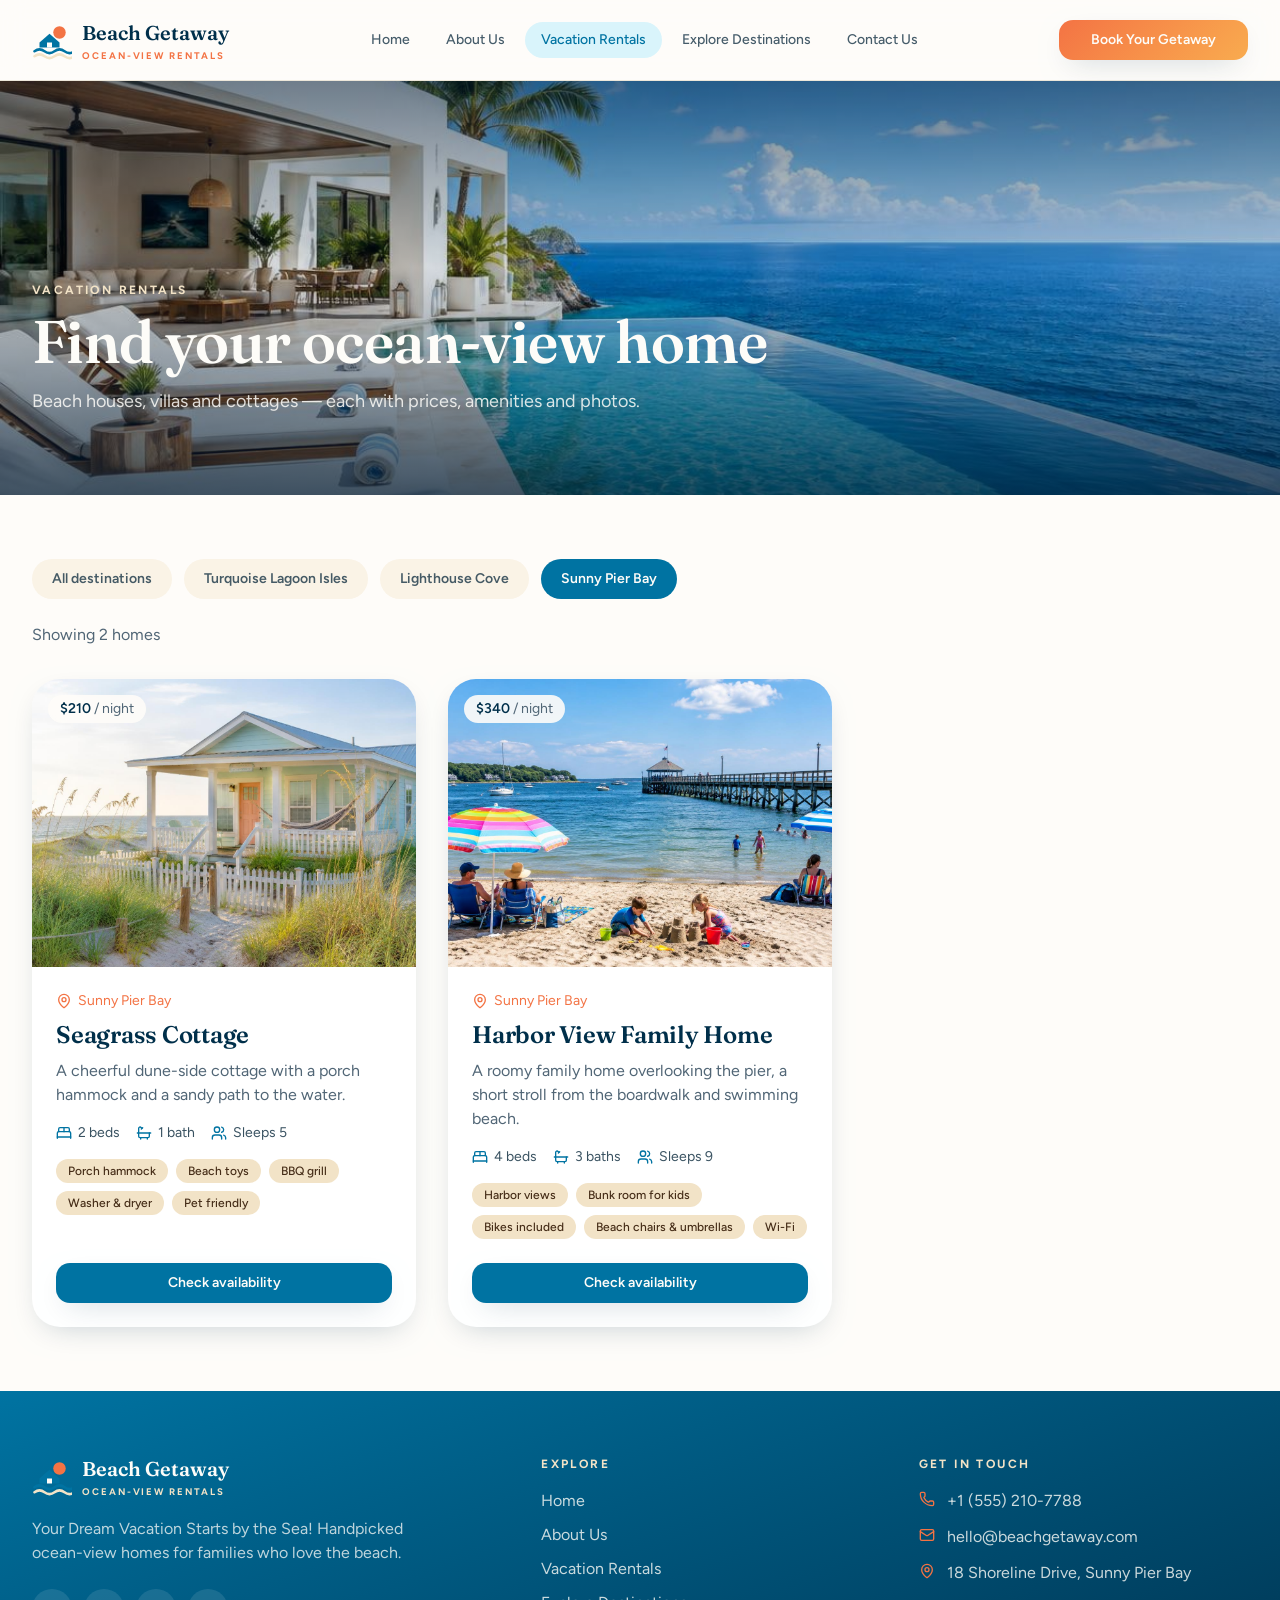
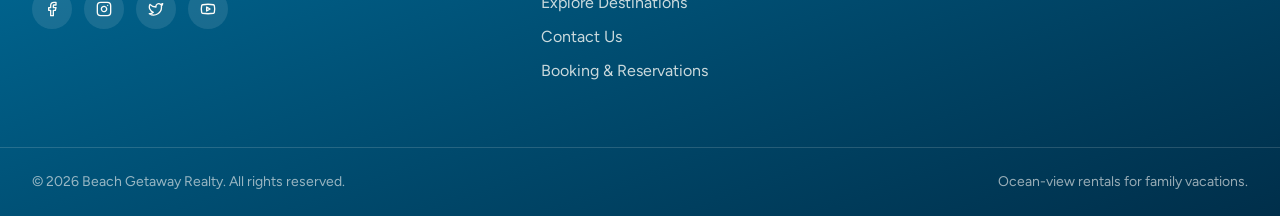
<file: rentals-pier-bay.html>
<!DOCTYPE html>
<!DOCTYPE html>
<html data-tsd-source="/src/routes/__root.tsx:122:5" lang="en"><head data-tsd-source="/src/routes/__root.tsx:123:7"><meta charset="utf-8"/><meta content="width=device-width, initial-scale=1" name="viewport"/><link data-precedence="default" href="css/styles.css" rel="stylesheet"/><link data-precedence="default" href="https://fonts.googleapis.com/css2?family=Figtree:wght@400;500;600;700&amp;family=Fraunces:opsz,wght@9..144,500;9..144,600;9..144,700&amp;display=swap" rel="stylesheet"/><title>Vacation Rentals — Beach Getaway</title><meta content="Beach Getaway" name="author"/><meta content="Browse ocean-view beach houses with prices, amenities and photos for your family vacation." name="description"/><meta content="Vacation Rentals — Beach Getaway" property="og:title"/><meta content="Ocean-view beach houses, villas and cottages with prices and amenities." property="og:description"/><meta content="website" property="og:type"/><meta content="summary_large_image" name="twitter:card"/><link href="favicon.svg" rel="icon" type="image/svg+xml"/><link href="https://fonts.googleapis.com" rel="preconnect"/><link crossorigin="anonymous" href="https://fonts.gstatic.com" rel="preconnect"/></head><body data-tsd-source="/src/routes/__root.tsx:126:7"><div class="flex min-h-screen flex-col" data-tsd-source="/src/routes/__root.tsx:140:7"><header class="sticky top-0 z-50 border-b border-border/70 bg-background/85 backdrop-blur-md" data-tsd-source="/src/components/site/SiteHeader.tsx:19:5"><div class="container-page flex h-20 items-center justify-between gap-6" data-tsd-source="/src/components/site/SiteHeader.tsx:20:7"><a aria-label="Beach Getaway home" data-tsd-source="/src/components/site/SiteHeader.tsx:21:9" href="index.html"><span class="flex items-center gap-2.5" data-tsd-source="/src/components/site/Logo.tsx:30:5"><svg aria-hidden="true" class="h-10 w-10" data-tsd-source="/src/components/site/Logo.tsx:6:5" viewbox="0 0 64 64"><circle class="fill-coral" cx="44" cy="20" data-tsd-source="/src/components/site/Logo.tsx:7:7" r="10"></circle><path class="fill-primary" d="M12 36 L28 22 L44 36 V44 H12 Z" data-tsd-source="/src/components/site/Logo.tsx:8:7"></path><rect class="fill-background" data-tsd-source="/src/components/site/Logo.tsx:9:7" height="8" width="8" x="24" y="36"></rect><path class="stroke-primary" d="M4 50 Q12 44 20 50 T36 50 T52 50 T68 50" data-tsd-source="/src/components/site/Logo.tsx:10:7" fill="none" stroke-linecap="round" stroke-width="4"></path><path class="stroke-sand" d="M4 58 Q12 52 20 58 T36 58 T52 58 T68 58" data-tsd-source="/src/components/site/Logo.tsx:17:7" fill="none" stroke-linecap="round" stroke-width="4"></path></svg><span class="leading-none" data-tsd-source="/src/components/site/Logo.tsx:32:7"><span class="block font-display text-xl font-semibold text-ocean-deep" data-tsd-source="/src/components/site/Logo.tsx:33:9">Beach Getaway</span><span class="eyebrow mt-1 block text-[0.6rem] text-coral" data-tsd-source="/src/components/site/Logo.tsx:41:9">Ocean-view rentals</span></span></span></a><nav aria-label="Main" class="hidden items-center gap-1 lg:flex" data-tsd-source="/src/components/site/SiteHeader.tsx:25:9"><a class="rounded-full px-4 py-2 text-sm font-medium text-foreground/75 transition-colors hover:bg-muted hover:text-foreground" data-tsd-source="/src/components/site/SiteHeader.tsx:27:13" href="index.html">Home</a><a class="rounded-full px-4 py-2 text-sm font-medium text-foreground/75 transition-colors hover:bg-muted hover:text-foreground" data-tsd-source="/src/components/site/SiteHeader.tsx:27:13" href="about.html">About Us</a><a aria-current="page" class="rounded-full px-4 py-2 text-sm font-medium text-foreground/75 transition-colors hover:bg-muted hover:text-foreground bg-surf text-primary" data-tsd-source="/src/components/site/SiteHeader.tsx:27:13" href="rentals.html">Vacation Rentals</a><a class="rounded-full px-4 py-2 text-sm font-medium text-foreground/75 transition-colors hover:bg-muted hover:text-foreground" data-tsd-source="/src/components/site/SiteHeader.tsx:27:13" href="destinations.html">Explore Destinations</a><a class="rounded-full px-4 py-2 text-sm font-medium text-foreground/75 transition-colors hover:bg-muted hover:text-foreground" data-tsd-source="/src/components/site/SiteHeader.tsx:27:13" href="contact.html">Contact Us</a></nav><div class="flex items-center gap-2" data-tsd-source="/src/components/site/SiteHeader.tsx:39:9"><a class="items-center justify-center gap-2 whitespace-nowrap text-sm cursor-pointer focus-visible:outline-none focus-visible:ring-1 focus-visible:ring-ring disabled:pointer-events-none disabled:opacity-50 disabled:cursor-not-allowed [&amp;_svg]:pointer-events-none [&amp;_svg]:size-4 [&amp;_svg]:shrink-0 bg-gradient-sunset text-coral-foreground font-semibold shadow-soft hover:shadow-lift hover:-translate-y-0.5 transition-all h-10 rounded-md px-8 hidden sm:inline-flex" data-tsd-source="/src/components/site/SiteHeader.tsx:41:13" href="booking.html">Book Your Getaway</a><button aria-expanded="false" aria-label="Open menu" class="inline-flex h-11 w-11 items-center justify-center rounded-full text-foreground hover:bg-muted lg:hidden" data-tsd-source="/src/components/site/SiteHeader.tsx:45:11" type="button"><svg aria-hidden="true" class="lucide lucide-menu h-5 w-5" data-tsd-source="/src/components/site/SiteHeader.tsx:52:49" fill="none" height="24" stroke="currentColor" stroke-linecap="round" stroke-linejoin="round" stroke-width="2" viewbox="0 0 24 24" width="24" xmlns="http://www.w3.org/2000/svg"><path d="M4 5h16"></path><path d="M4 12h16"></path><path d="M4 19h16"></path></svg></button></div></div><nav aria-label="Mobile" class="border-t border-border bg-background lg:hidden" data-tsd-source="/src/components/site/SiteHeader.tsx:58:9" hidden=""><div class="container-page flex flex-col gap-1 py-4" data-tsd-source="/src/components/site/SiteHeader.tsx:59:11"><a aria-current="page" class="rounded-xl px-4 py-3 font-medium text-foreground/80 hover:bg-muted bg-surf text-primary" data-tsd-source="/src/components/site/SiteHeader.tsx:61:15" href="index.html">Home</a><a class="rounded-xl px-4 py-3 font-medium text-foreground/80 hover:bg-muted" data-tsd-source="/src/components/site/SiteHeader.tsx:61:15" href="about.html">About Us</a><a class="rounded-xl px-4 py-3 font-medium text-foreground/80 hover:bg-muted" data-tsd-source="/src/components/site/SiteHeader.tsx:61:15" href="rentals.html">Vacation Rentals</a><a class="rounded-xl px-4 py-3 font-medium text-foreground/80 hover:bg-muted" data-tsd-source="/src/components/site/SiteHeader.tsx:61:15" href="destinations.html">Explore Destinations</a><a class="rounded-xl px-4 py-3 font-medium text-foreground/80 hover:bg-muted" data-tsd-source="/src/components/site/SiteHeader.tsx:61:15" href="contact.html">Contact Us</a><a class="inline-flex items-center justify-center gap-2 whitespace-nowrap cursor-pointer focus-visible:outline-none focus-visible:ring-1 focus-visible:ring-ring disabled:pointer-events-none disabled:opacity-50 disabled:cursor-not-allowed [&amp;_svg]:pointer-events-none [&amp;_svg]:size-4 [&amp;_svg]:shrink-0 rounded-full bg-gradient-sunset text-coral-foreground font-semibold shadow-soft hover:shadow-lift hover:-translate-y-0.5 transition-all h-13 px-8 text-base mt-2" data-tsd-source="/src/components/site/SiteHeader.tsx:73:15" href="booking.html">Book Your Getaway</a></div></nav></header><main class="flex-1" data-tsd-source="/src/routes/__root.tsx:142:9"><!--$--><section class="relative isolate overflow-hidden" data-tsd-source="/src/components/site/PageHero.tsx:13:5"><img alt="" class="absolute inset-0 -z-20 h-full w-full object-cover" data-tsd-source="/src/components/site/PageHero.tsx:14:7" height="1080" src="assets/rental-pool-villa.jpg" width="1920"/><div class="absolute inset-0 -z-10 bg-hero-overlay" data-tsd-source="/src/components/site/PageHero.tsx:21:7"></div><div class="container-page flex min-h-[46vh] flex-col justify-end py-16 md:py-20" data-tsd-source="/src/components/site/PageHero.tsx:22:7"><p class="eyebrow animate-float-in text-sand" data-tsd-source="/src/components/site/PageHero.tsx:23:9">Vacation rentals</p><h1 class="mt-3 max-w-3xl animate-float-in text-4xl font-semibold text-primary-foreground md:text-6xl" data-tsd-source="/src/components/site/PageHero.tsx:24:9">Find your ocean-view home</h1><p class="mt-4 max-w-2xl animate-float-in text-lg text-primary-foreground/85" data-tsd-source="/src/components/site/PageHero.tsx:28:11">Beach houses, villas and cottages — each with prices, amenities and photos.</p></div></section><section class="container-page py-16" data-tsd-source="/src/routes/rentals.tsx:49:7"><div aria-label="Filter by destination" class="flex flex-wrap gap-3" data-tsd-source="/src/routes/rentals.tsx:50:9" role="group"><a aria-current="page" class="rounded-full px-5 py-2.5 text-sm font-semibold transition-colors bg-muted text-foreground/75 hover:bg-secondary active" data-tsd-source="/src/routes/rentals.tsx:51:11" href="rentals.html">All destinations</a><a class="rounded-full px-5 py-2.5 text-sm font-semibold transition-colors bg-muted text-foreground/75 hover:bg-secondary" data-tsd-source="/src/routes/rentals.tsx:55:13" href="rentals-lagoon-isles.html">Turquoise Lagoon Isles</a><a class="rounded-full px-5 py-2.5 text-sm font-semibold transition-colors bg-muted text-foreground/75 hover:bg-secondary" data-tsd-source="/src/routes/rentals.tsx:55:13" href="rentals-lighthouse-cove.html">Lighthouse Cove</a><a aria-current="page" class="rounded-full px-5 py-2.5 text-sm font-semibold transition-colors bg-primary text-primary-foreground active" data-tsd-source="/src/routes/rentals.tsx:55:13" href="rentals-pier-bay.html">Sunny Pier Bay</a></div><p class="mt-6 text-muted-foreground" data-tsd-source="/src/routes/rentals.tsx:65:9">Showing <!-- -->2<!-- --> <!-- -->homes</p><div class="mt-8 grid gap-8 md:grid-cols-2 lg:grid-cols-3" data-tsd-source="/src/routes/rentals.tsx:68:9"><article class="group flex flex-col overflow-hidden rounded-3xl bg-card shadow-soft transition-all duration-300 hover:-translate-y-1 hover:shadow-lift" data-tsd-source="/src/components/site/RentalCard.tsx:15:5"><div class="relative aspect-[4/3] overflow-hidden" data-tsd-source="/src/components/site/RentalCard.tsx:16:7"><img alt="Seagrass Cottage" class="h-full w-full object-cover transition-transform duration-700 group-hover:scale-105" data-tsd-source="/src/components/site/RentalCard.tsx:17:9" height="900" loading="lazy" src="assets/rental-cottage.jpg" width="1200"/><span class="absolute left-4 top-4 rounded-full bg-background/90 px-3 py-1 text-sm font-semibold text-ocean-deep backdrop-blur" data-tsd-source="/src/components/site/RentalCard.tsx:25:9">$210<span class="font-normal text-muted-foreground" data-tsd-source="/src/components/site/RentalCard.tsx:27:11"> / night</span></span></div><div class="flex flex-1 flex-col p-6" data-tsd-source="/src/components/site/RentalCard.tsx:30:7"><p class="flex items-center gap-1.5 text-sm text-coral" data-tsd-source="/src/components/site/RentalCard.tsx:31:9"><svg aria-hidden="true" class="lucide lucide-map-pin h-4 w-4" data-tsd-source="/src/components/site/RentalCard.tsx:32:11" fill="none" height="24" stroke="currentColor" stroke-linecap="round" stroke-linejoin="round" stroke-width="2" viewbox="0 0 24 24" width="24" xmlns="http://www.w3.org/2000/svg"><path d="M20 10c0 4.993-5.539 10.193-7.399 11.799a1 1 0 0 1-1.202 0C9.539 20.193 4 14.993 4 10a8 8 0 0 1 16 0"></path><circle cx="12" cy="10" r="3"></circle></svg> <!-- -->Sunny Pier Bay</p><h3 class="mt-2 text-2xl font-semibold text-ocean-deep" data-tsd-source="/src/components/site/RentalCard.tsx:34:9">Seagrass Cottage</h3><p class="mt-2 text-muted-foreground" data-tsd-source="/src/components/site/RentalCard.tsx:35:9">A cheerful dune-side cottage with a porch hammock and a sandy path to the water.</p><div class="mt-4 flex flex-wrap gap-4 text-sm text-foreground/80" data-tsd-source="/src/components/site/RentalCard.tsx:36:9"><span class="flex items-center gap-1.5" data-tsd-source="/src/components/site/RentalCard.tsx:37:11"><svg aria-hidden="true" class="lucide lucide-bed-double h-4 w-4 text-primary" data-tsd-source="/src/components/site/RentalCard.tsx:38:13" fill="none" height="24" stroke="currentColor" stroke-linecap="round" stroke-linejoin="round" stroke-width="2" viewbox="0 0 24 24" width="24" xmlns="http://www.w3.org/2000/svg"><path d="M2 20v-8a2 2 0 0 1 2-2h16a2 2 0 0 1 2 2v8"></path><path d="M4 10V6a2 2 0 0 1 2-2h12a2 2 0 0 1 2 2v4"></path><path d="M12 4v6"></path><path d="M2 18h20"></path></svg> <!-- -->2<!-- --> beds</span><span class="flex items-center gap-1.5" data-tsd-source="/src/components/site/RentalCard.tsx:40:11"><svg aria-hidden="true" class="lucide lucide-bath h-4 w-4 text-primary" data-tsd-source="/src/components/site/RentalCard.tsx:41:13" fill="none" height="24" stroke="currentColor" stroke-linecap="round" stroke-linejoin="round" stroke-width="2" viewbox="0 0 24 24" width="24" xmlns="http://www.w3.org/2000/svg"><path d="M10 4 8 6"></path><path d="M17 19v2"></path><path d="M2 12h20"></path><path d="M7 19v2"></path><path d="M9 5 7.621 3.621A2.121 2.121 0 0 0 4 5v12a2 2 0 0 0 2 2h12a2 2 0 0 0 2-2v-5"></path></svg> <!-- -->1<!-- --> <!-- -->bath</span><span class="flex items-center gap-1.5" data-tsd-source="/src/components/site/RentalCard.tsx:43:11"><svg aria-hidden="true" class="lucide lucide-users h-4 w-4 text-primary" data-tsd-source="/src/components/site/RentalCard.tsx:44:13" fill="none" height="24" stroke="currentColor" stroke-linecap="round" stroke-linejoin="round" stroke-width="2" viewbox="0 0 24 24" width="24" xmlns="http://www.w3.org/2000/svg"><path d="M16 21v-2a4 4 0 0 0-4-4H6a4 4 0 0 0-4 4v2"></path><path d="M16 3.128a4 4 0 0 1 0 7.744"></path><path d="M22 21v-2a4 4 0 0 0-3-3.87"></path><circle cx="9" cy="7" r="4"></circle></svg> Sleeps <!-- -->5</span></div><ul class="mt-4 flex flex-wrap gap-2" data-tsd-source="/src/components/site/RentalCard.tsx:48:11"><li class="rounded-full bg-secondary px-3 py-1 text-xs font-medium text-secondary-foreground" data-tsd-source="/src/components/site/RentalCard.tsx:50:15">Porch hammock</li><li class="rounded-full bg-secondary px-3 py-1 text-xs font-medium text-secondary-foreground" data-tsd-source="/src/components/site/RentalCard.tsx:50:15">Beach toys</li><li class="rounded-full bg-secondary px-3 py-1 text-xs font-medium text-secondary-foreground" data-tsd-source="/src/components/site/RentalCard.tsx:50:15">BBQ grill</li><li class="rounded-full bg-secondary px-3 py-1 text-xs font-medium text-secondary-foreground" data-tsd-source="/src/components/site/RentalCard.tsx:50:15">Washer &amp; dryer</li><li class="rounded-full bg-secondary px-3 py-1 text-xs font-medium text-secondary-foreground" data-tsd-source="/src/components/site/RentalCard.tsx:50:15">Pet friendly</li></ul><div class="mt-auto pt-6" data-tsd-source="/src/components/site/RentalCard.tsx:59:9"><a class="inline-flex items-center justify-center gap-2 whitespace-nowrap text-sm cursor-pointer focus-visible:outline-none focus-visible:ring-1 focus-visible:ring-ring disabled:pointer-events-none disabled:opacity-50 disabled:cursor-not-allowed [&amp;_svg]:pointer-events-none [&amp;_svg]:size-4 [&amp;_svg]:shrink-0 bg-primary text-primary-foreground font-semibold shadow-soft hover:bg-ocean-deep transition-all h-10 rounded-md px-8 w-full" data-tsd-source="/src/components/site/RentalCard.tsx:61:13" href="booking.html?property=seagrass-cottage">Check availability</a></div></div></article><article class="group flex flex-col overflow-hidden rounded-3xl bg-card shadow-soft transition-all duration-300 hover:-translate-y-1 hover:shadow-lift" data-tsd-source="/src/components/site/RentalCard.tsx:15:5"><div class="relative aspect-[4/3] overflow-hidden" data-tsd-source="/src/components/site/RentalCard.tsx:16:7"><img alt="Harbor View Family Home" class="h-full w-full object-cover transition-transform duration-700 group-hover:scale-105" data-tsd-source="/src/components/site/RentalCard.tsx:17:9" height="900" loading="lazy" src="assets/dest-family-bay.jpg" width="1200"/><span class="absolute left-4 top-4 rounded-full bg-background/90 px-3 py-1 text-sm font-semibold text-ocean-deep backdrop-blur" data-tsd-source="/src/components/site/RentalCard.tsx:25:9">$340<span class="font-normal text-muted-foreground" data-tsd-source="/src/components/site/RentalCard.tsx:27:11"> / night</span></span></div><div class="flex flex-1 flex-col p-6" data-tsd-source="/src/components/site/RentalCard.tsx:30:7"><p class="flex items-center gap-1.5 text-sm text-coral" data-tsd-source="/src/components/site/RentalCard.tsx:31:9"><svg aria-hidden="true" class="lucide lucide-map-pin h-4 w-4" data-tsd-source="/src/components/site/RentalCard.tsx:32:11" fill="none" height="24" stroke="currentColor" stroke-linecap="round" stroke-linejoin="round" stroke-width="2" viewbox="0 0 24 24" width="24" xmlns="http://www.w3.org/2000/svg"><path d="M20 10c0 4.993-5.539 10.193-7.399 11.799a1 1 0 0 1-1.202 0C9.539 20.193 4 14.993 4 10a8 8 0 0 1 16 0"></path><circle cx="12" cy="10" r="3"></circle></svg> <!-- -->Sunny Pier Bay</p><h3 class="mt-2 text-2xl font-semibold text-ocean-deep" data-tsd-source="/src/components/site/RentalCard.tsx:34:9">Harbor View Family Home</h3><p class="mt-2 text-muted-foreground" data-tsd-source="/src/components/site/RentalCard.tsx:35:9">A roomy family home overlooking the pier, a short stroll from the boardwalk and swimming beach.</p><div class="mt-4 flex flex-wrap gap-4 text-sm text-foreground/80" data-tsd-source="/src/components/site/RentalCard.tsx:36:9"><span class="flex items-center gap-1.5" data-tsd-source="/src/components/site/RentalCard.tsx:37:11"><svg aria-hidden="true" class="lucide lucide-bed-double h-4 w-4 text-primary" data-tsd-source="/src/components/site/RentalCard.tsx:38:13" fill="none" height="24" stroke="currentColor" stroke-linecap="round" stroke-linejoin="round" stroke-width="2" viewbox="0 0 24 24" width="24" xmlns="http://www.w3.org/2000/svg"><path d="M2 20v-8a2 2 0 0 1 2-2h16a2 2 0 0 1 2 2v8"></path><path d="M4 10V6a2 2 0 0 1 2-2h12a2 2 0 0 1 2 2v4"></path><path d="M12 4v6"></path><path d="M2 18h20"></path></svg> <!-- -->4<!-- --> beds</span><span class="flex items-center gap-1.5" data-tsd-source="/src/components/site/RentalCard.tsx:40:11"><svg aria-hidden="true" class="lucide lucide-bath h-4 w-4 text-primary" data-tsd-source="/src/components/site/RentalCard.tsx:41:13" fill="none" height="24" stroke="currentColor" stroke-linecap="round" stroke-linejoin="round" stroke-width="2" viewbox="0 0 24 24" width="24" xmlns="http://www.w3.org/2000/svg"><path d="M10 4 8 6"></path><path d="M17 19v2"></path><path d="M2 12h20"></path><path d="M7 19v2"></path><path d="M9 5 7.621 3.621A2.121 2.121 0 0 0 4 5v12a2 2 0 0 0 2 2h12a2 2 0 0 0 2-2v-5"></path></svg> <!-- -->3<!-- --> <!-- -->baths</span><span class="flex items-center gap-1.5" data-tsd-source="/src/components/site/RentalCard.tsx:43:11"><svg aria-hidden="true" class="lucide lucide-users h-4 w-4 text-primary" data-tsd-source="/src/components/site/RentalCard.tsx:44:13" fill="none" height="24" stroke="currentColor" stroke-linecap="round" stroke-linejoin="round" stroke-width="2" viewbox="0 0 24 24" width="24" xmlns="http://www.w3.org/2000/svg"><path d="M16 21v-2a4 4 0 0 0-4-4H6a4 4 0 0 0-4 4v2"></path><path d="M16 3.128a4 4 0 0 1 0 7.744"></path><path d="M22 21v-2a4 4 0 0 0-3-3.87"></path><circle cx="9" cy="7" r="4"></circle></svg> Sleeps <!-- -->9</span></div><ul class="mt-4 flex flex-wrap gap-2" data-tsd-source="/src/components/site/RentalCard.tsx:48:11"><li class="rounded-full bg-secondary px-3 py-1 text-xs font-medium text-secondary-foreground" data-tsd-source="/src/components/site/RentalCard.tsx:50:15">Harbor views</li><li class="rounded-full bg-secondary px-3 py-1 text-xs font-medium text-secondary-foreground" data-tsd-source="/src/components/site/RentalCard.tsx:50:15">Bunk room for kids</li><li class="rounded-full bg-secondary px-3 py-1 text-xs font-medium text-secondary-foreground" data-tsd-source="/src/components/site/RentalCard.tsx:50:15">Bikes included</li><li class="rounded-full bg-secondary px-3 py-1 text-xs font-medium text-secondary-foreground" data-tsd-source="/src/components/site/RentalCard.tsx:50:15">Beach chairs &amp; umbrellas</li><li class="rounded-full bg-secondary px-3 py-1 text-xs font-medium text-secondary-foreground" data-tsd-source="/src/components/site/RentalCard.tsx:50:15">Wi-Fi</li></ul><div class="mt-auto pt-6" data-tsd-source="/src/components/site/RentalCard.tsx:59:9"><a class="inline-flex items-center justify-center gap-2 whitespace-nowrap text-sm cursor-pointer focus-visible:outline-none focus-visible:ring-1 focus-visible:ring-ring disabled:pointer-events-none disabled:opacity-50 disabled:cursor-not-allowed [&amp;_svg]:pointer-events-none [&amp;_svg]:size-4 [&amp;_svg]:shrink-0 bg-primary text-primary-foreground font-semibold shadow-soft hover:bg-ocean-deep transition-all h-10 rounded-md px-8 w-full" data-tsd-source="/src/components/site/RentalCard.tsx:61:13" href="booking.html?property=harbor-view-family-home">Check availability</a></div></div></article></div></section><!--/$--></main><footer class="bg-gradient-ocean text-primary-foreground" data-tsd-source="/src/components/site/SiteFooter.tsx:16:5"><div class="container-page grid gap-12 py-16 md:grid-cols-[1.4fr_1fr_1fr]" data-tsd-source="/src/components/site/SiteFooter.tsx:17:7"><div class="max-w-sm" data-tsd-source="/src/components/site/SiteFooter.tsx:18:9"><span class="flex items-center gap-2.5" data-tsd-source="/src/components/site/Logo.tsx:30:5"><svg aria-hidden="true" class="h-10 w-10" data-tsd-source="/src/components/site/Logo.tsx:6:5" viewbox="0 0 64 64"><circle class="fill-coral" cx="44" cy="20" data-tsd-source="/src/components/site/Logo.tsx:7:7" r="10"></circle><path class="fill-primary" d="M12 36 L28 22 L44 36 V44 H12 Z" data-tsd-source="/src/components/site/Logo.tsx:8:7"></path><rect class="fill-background" data-tsd-source="/src/components/site/Logo.tsx:9:7" height="8" width="8" x="24" y="36"></rect><path class="stroke-primary" d="M4 50 Q12 44 20 50 T36 50 T52 50 T68 50" data-tsd-source="/src/components/site/Logo.tsx:10:7" fill="none" stroke-linecap="round" stroke-width="4"></path><path class="stroke-sand" d="M4 58 Q12 52 20 58 T36 58 T52 58 T68 58" data-tsd-source="/src/components/site/Logo.tsx:17:7" fill="none" stroke-linecap="round" stroke-width="4"></path></svg><span class="leading-none" data-tsd-source="/src/components/site/Logo.tsx:32:7"><span class="block font-display text-xl font-semibold text-primary-foreground" data-tsd-source="/src/components/site/Logo.tsx:33:9">Beach Getaway</span><span class="eyebrow mt-1 block text-[0.6rem] text-sand" data-tsd-source="/src/components/site/Logo.tsx:41:9">Ocean-view rentals</span></span></span><p class="mt-5 text-primary-foreground/75" data-tsd-source="/src/components/site/SiteFooter.tsx:20:11">Your Dream Vacation Starts by the Sea! Handpicked ocean-view homes for families who love the beach.</p><div class="mt-6 flex gap-3" data-tsd-source="/src/components/site/SiteFooter.tsx:24:11"><a aria-label="Facebook" class="inline-flex h-10 w-10 items-center justify-center rounded-full bg-primary-foreground/10 transition-colors hover:bg-coral" data-tsd-source="/src/components/site/SiteFooter.tsx:26:15" href="https://facebook.com" rel="noreferrer" target="_blank"><svg aria-hidden="true" class="lucide lucide-facebook h-4 w-4" data-tsd-source="/src/components/site/SiteFooter.tsx:34:17" fill="none" height="24" stroke="currentColor" stroke-linecap="round" stroke-linejoin="round" stroke-width="2" viewbox="0 0 24 24" width="24" xmlns="http://www.w3.org/2000/svg"><path d="M18 2h-3a5 5 0 0 0-5 5v3H7v4h3v8h4v-8h3l1-4h-4V7a1 1 0 0 1 1-1h3z"></path></svg></a><a aria-label="Instagram" class="inline-flex h-10 w-10 items-center justify-center rounded-full bg-primary-foreground/10 transition-colors hover:bg-coral" data-tsd-source="/src/components/site/SiteFooter.tsx:26:15" href="https://instagram.com" rel="noreferrer" target="_blank"><svg aria-hidden="true" class="lucide lucide-instagram h-4 w-4" data-tsd-source="/src/components/site/SiteFooter.tsx:34:17" fill="none" height="24" stroke="currentColor" stroke-linecap="round" stroke-linejoin="round" stroke-width="2" viewbox="0 0 24 24" width="24" xmlns="http://www.w3.org/2000/svg"><rect height="20" rx="5" ry="5" width="20" x="2" y="2"></rect><path d="M16 11.37A4 4 0 1 1 12.63 8 4 4 0 0 1 16 11.37z"></path><line x1="17.5" x2="17.51" y1="6.5" y2="6.5"></line></svg></a><a aria-label="Twitter" class="inline-flex h-10 w-10 items-center justify-center rounded-full bg-primary-foreground/10 transition-colors hover:bg-coral" data-tsd-source="/src/components/site/SiteFooter.tsx:26:15" href="https://twitter.com" rel="noreferrer" target="_blank"><svg aria-hidden="true" class="lucide lucide-twitter h-4 w-4" data-tsd-source="/src/components/site/SiteFooter.tsx:34:17" fill="none" height="24" stroke="currentColor" stroke-linecap="round" stroke-linejoin="round" stroke-width="2" viewbox="0 0 24 24" width="24" xmlns="http://www.w3.org/2000/svg"><path d="M22 4s-.7 2.1-2 3.4c1.6 10-9.4 17.3-18 11.6 2.2.1 4.4-.6 6-2C3 15.5.5 9.6 3 5c2.2 2.6 5.6 4.1 9 4-.9-4.2 4-6.6 7-3.8 1.1 0 3-1.2 3-1.2z"></path></svg></a><a aria-label="YouTube" class="inline-flex h-10 w-10 items-center justify-center rounded-full bg-primary-foreground/10 transition-colors hover:bg-coral" data-tsd-source="/src/components/site/SiteFooter.tsx:26:15" href="https://youtube.com" rel="noreferrer" target="_blank"><svg aria-hidden="true" class="lucide lucide-youtube h-4 w-4" data-tsd-source="/src/components/site/SiteFooter.tsx:34:17" fill="none" height="24" stroke="currentColor" stroke-linecap="round" stroke-linejoin="round" stroke-width="2" viewbox="0 0 24 24" width="24" xmlns="http://www.w3.org/2000/svg"><path d="M2.5 17a24.12 24.12 0 0 1 0-10 2 2 0 0 1 1.4-1.4 49.56 49.56 0 0 1 16.2 0A2 2 0 0 1 21.5 7a24.12 24.12 0 0 1 0 10 2 2 0 0 1-1.4 1.4 49.55 49.55 0 0 1-16.2 0A2 2 0 0 1 2.5 17"></path><path d="m10 15 5-3-5-3z"></path></svg></a></div></div><div data-tsd-source="/src/components/site/SiteFooter.tsx:40:9"><h3 class="eyebrow text-sand" data-tsd-source="/src/components/site/SiteFooter.tsx:41:11">Explore</h3><ul class="mt-4 space-y-2.5" data-tsd-source="/src/components/site/SiteFooter.tsx:42:11"><li data-tsd-source="/src/components/site/SiteFooter.tsx:44:15"><a class="text-primary-foreground/80 hover:text-primary-foreground" data-tsd-source="/src/components/site/SiteFooter.tsx:45:17" href="index.html">Home</a></li><li data-tsd-source="/src/components/site/SiteFooter.tsx:44:15"><a class="text-primary-foreground/80 hover:text-primary-foreground" data-tsd-source="/src/components/site/SiteFooter.tsx:45:17" href="about.html">About Us</a></li><li data-tsd-source="/src/components/site/SiteFooter.tsx:44:15"><a aria-current="page" class="text-primary-foreground/80 hover:text-primary-foreground active" data-tsd-source="/src/components/site/SiteFooter.tsx:45:17" href="rentals.html">Vacation Rentals</a></li><li data-tsd-source="/src/components/site/SiteFooter.tsx:44:15"><a class="text-primary-foreground/80 hover:text-primary-foreground" data-tsd-source="/src/components/site/SiteFooter.tsx:45:17" href="destinations.html">Explore Destinations</a></li><li data-tsd-source="/src/components/site/SiteFooter.tsx:44:15"><a class="text-primary-foreground/80 hover:text-primary-foreground" data-tsd-source="/src/components/site/SiteFooter.tsx:45:17" href="contact.html">Contact Us</a></li><li data-tsd-source="/src/components/site/SiteFooter.tsx:53:13"><a class="text-primary-foreground/80 hover:text-primary-foreground" data-tsd-source="/src/components/site/SiteFooter.tsx:54:15" href="booking.html">Booking &amp; Reservations</a></li></ul></div><div data-tsd-source="/src/components/site/SiteFooter.tsx:65:9"><h3 class="eyebrow text-sand" data-tsd-source="/src/components/site/SiteFooter.tsx:66:11">Get in touch</h3><ul class="mt-4 space-y-3 text-primary-foreground/80" data-tsd-source="/src/components/site/SiteFooter.tsx:67:11"><li class="flex gap-3" data-tsd-source="/src/components/site/SiteFooter.tsx:68:13"><svg aria-hidden="true" class="lucide lucide-phone mt-0.5 h-4 w-4 shrink-0 text-coral" data-tsd-source="/src/components/site/SiteFooter.tsx:69:15" fill="none" height="24" stroke="currentColor" stroke-linecap="round" stroke-linejoin="round" stroke-width="2" viewbox="0 0 24 24" width="24" xmlns="http://www.w3.org/2000/svg"><path d="M13.832 16.568a1 1 0 0 0 1.213-.303l.355-.465A2 2 0 0 1 17 15h3a2 2 0 0 1 2 2v3a2 2 0 0 1-2 2A18 18 0 0 1 2 4a2 2 0 0 1 2-2h3a2 2 0 0 1 2 2v3a2 2 0 0 1-.8 1.6l-.468.351a1 1 0 0 0-.292 1.233 14 14 0 0 0 6.392 6.384"></path></svg> <!-- -->+1 (555) 210-7788</li><li class="flex gap-3" data-tsd-source="/src/components/site/SiteFooter.tsx:71:13"><svg aria-hidden="true" class="lucide lucide-mail mt-0.5 h-4 w-4 shrink-0 text-coral" data-tsd-source="/src/components/site/SiteFooter.tsx:72:15" fill="none" height="24" stroke="currentColor" stroke-linecap="round" stroke-linejoin="round" stroke-width="2" viewbox="0 0 24 24" width="24" xmlns="http://www.w3.org/2000/svg"><path d="m22 7-8.991 5.727a2 2 0 0 1-2.009 0L2 7"></path><rect height="16" rx="2" width="20" x="2" y="4"></rect></svg> <!-- -->hello@beachgetaway.com</li><li class="flex gap-3" data-tsd-source="/src/components/site/SiteFooter.tsx:74:13"><svg aria-hidden="true" class="lucide lucide-map-pin mt-0.5 h-4 w-4 shrink-0 text-coral" data-tsd-source="/src/components/site/SiteFooter.tsx:75:15" fill="none" height="24" stroke="currentColor" stroke-linecap="round" stroke-linejoin="round" stroke-width="2" viewbox="0 0 24 24" width="24" xmlns="http://www.w3.org/2000/svg"><path d="M20 10c0 4.993-5.539 10.193-7.399 11.799a1 1 0 0 1-1.202 0C9.539 20.193 4 14.993 4 10a8 8 0 0 1 16 0"></path><circle cx="12" cy="10" r="3"></circle></svg> <!-- -->18 Shoreline Drive, Sunny Pier Bay</li></ul></div></div><div class="border-t border-primary-foreground/15" data-tsd-source="/src/components/site/SiteFooter.tsx:80:7"><div class="container-page flex flex-col justify-between gap-2 py-6 text-sm text-primary-foreground/60 sm:flex-row" data-tsd-source="/src/components/site/SiteFooter.tsx:81:9"><p data-tsd-source="/src/components/site/SiteFooter.tsx:82:11">© <!-- -->2026<!-- --> Beach Getaway Realty. All rights reserved.</p><p data-tsd-source="/src/components/site/SiteFooter.tsx:83:11">Ocean-view rentals for family vacations.</p></div></div></footer></div><script src="js/site.js"></script></body></html>
</file>
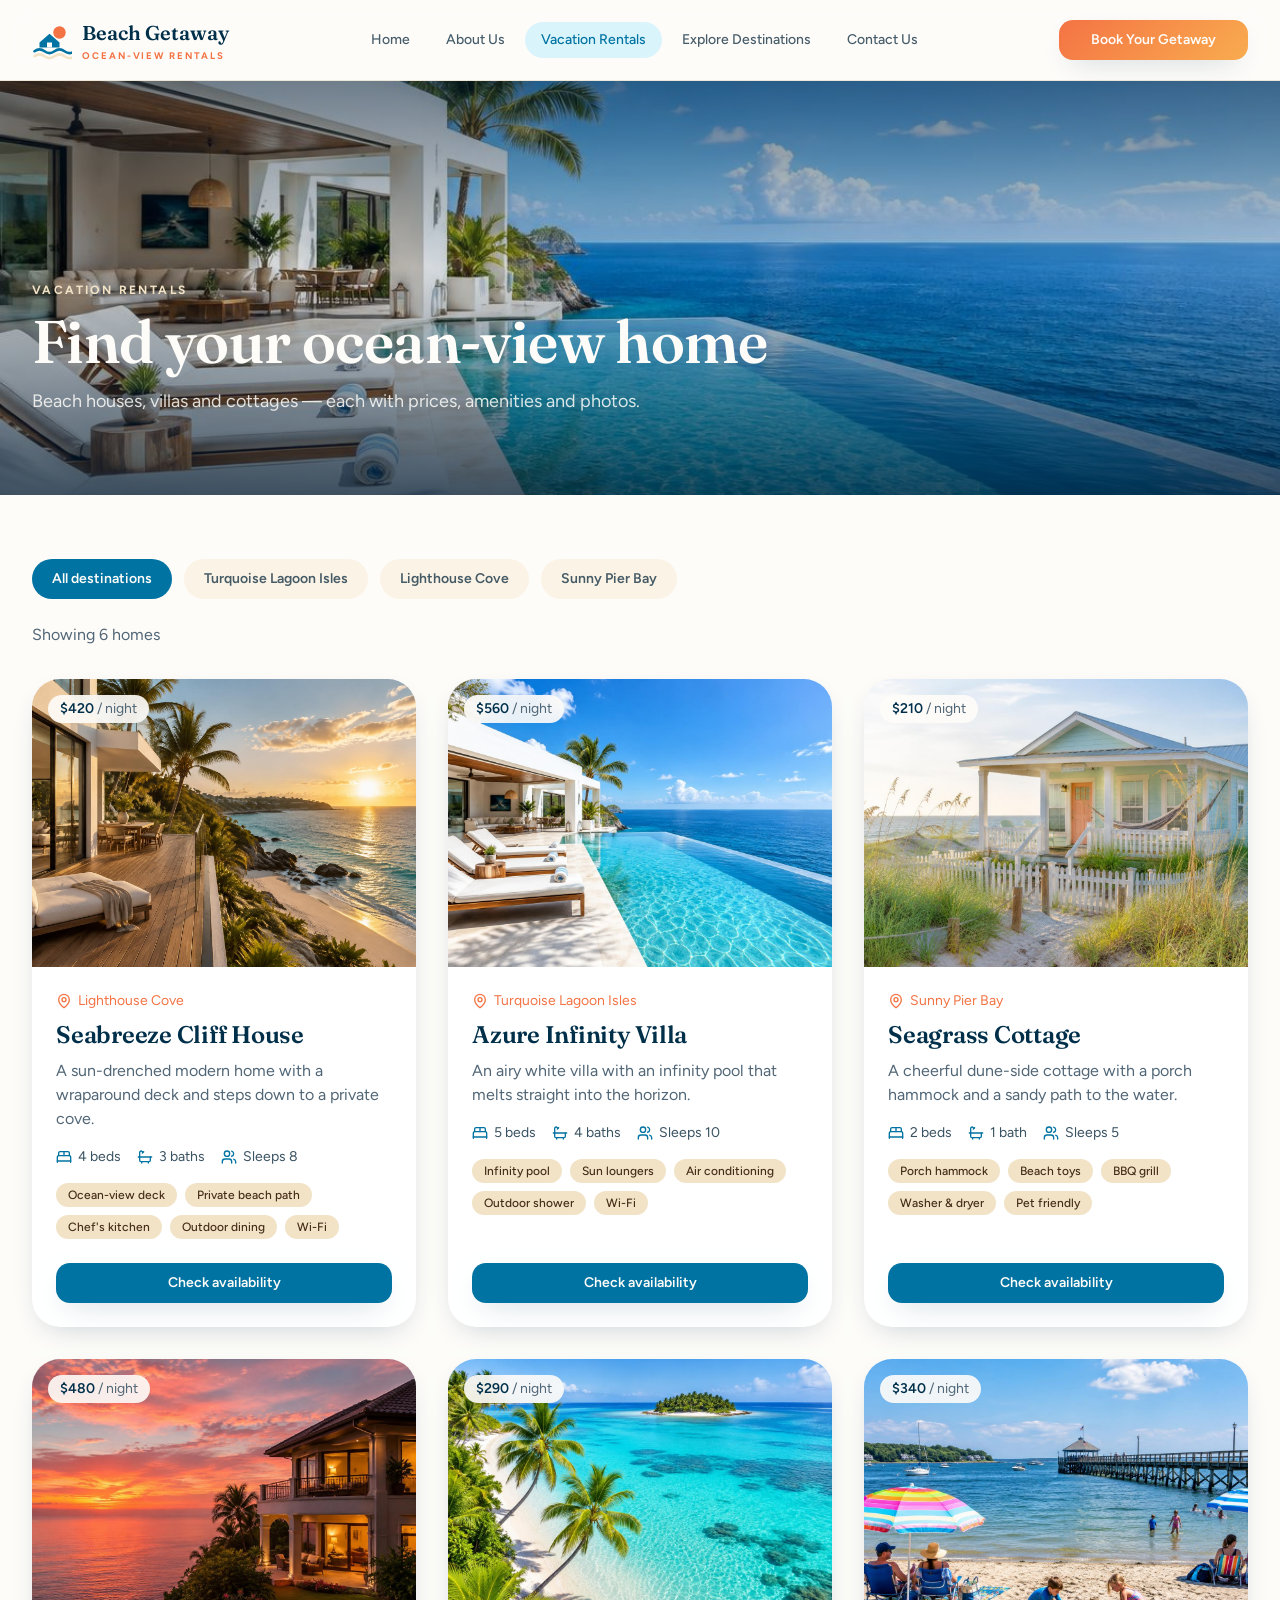
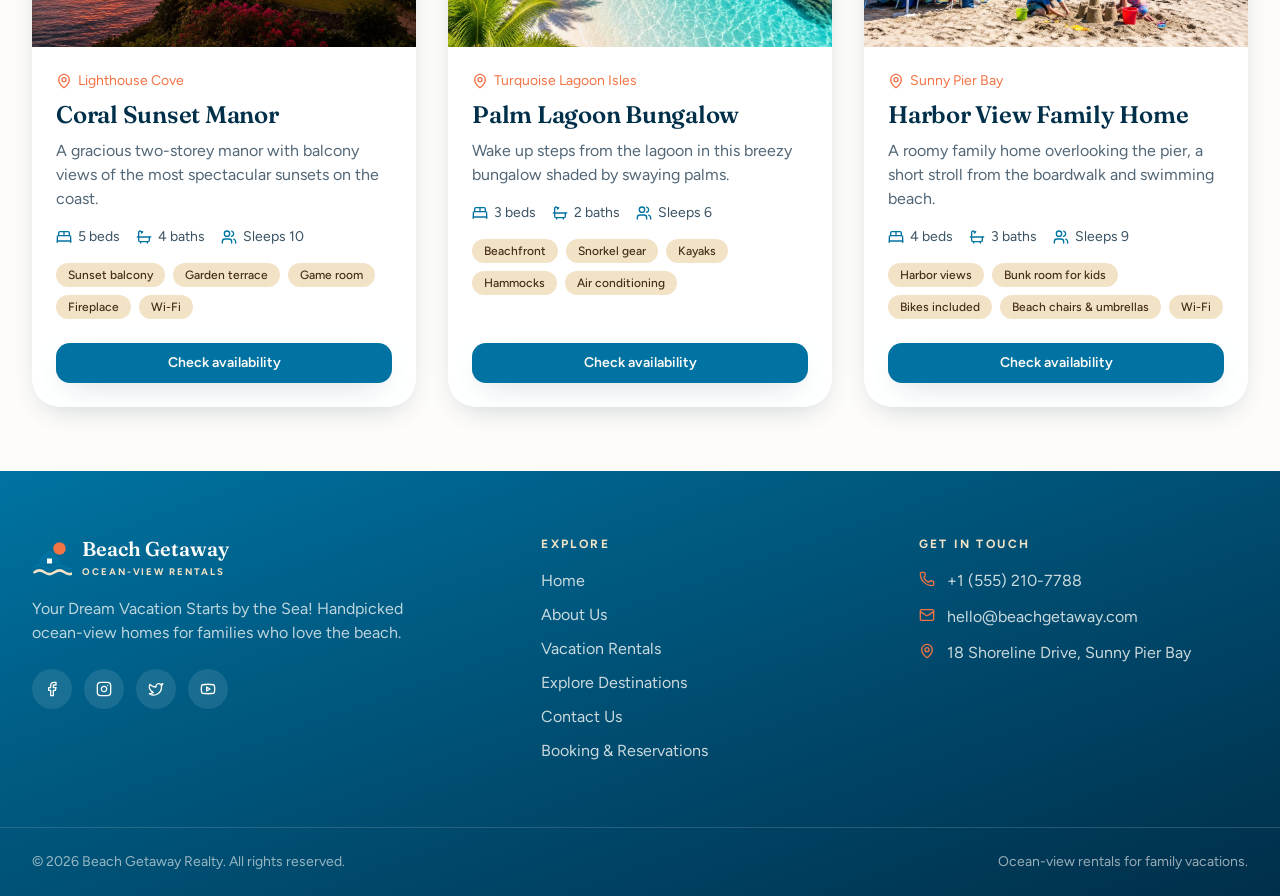
<file: rentals.html>
<!DOCTYPE html>
<!DOCTYPE html>
<html data-tsd-source="/src/routes/__root.tsx:122:5" lang="en"><head data-tsd-source="/src/routes/__root.tsx:123:7"><meta charset="utf-8"/><meta content="width=device-width, initial-scale=1" name="viewport"/><link data-precedence="default" href="css/styles.css" rel="stylesheet"/><link data-precedence="default" href="https://fonts.googleapis.com/css2?family=Figtree:wght@400;500;600;700&amp;family=Fraunces:opsz,wght@9..144,500;9..144,600;9..144,700&amp;display=swap" rel="stylesheet"/><title>Vacation Rentals — Beach Getaway</title><meta content="Beach Getaway" name="author"/><meta content="Browse ocean-view beach houses with prices, amenities and photos for your family vacation." name="description"/><meta content="Vacation Rentals — Beach Getaway" property="og:title"/><meta content="Ocean-view beach houses, villas and cottages with prices and amenities." property="og:description"/><meta content="website" property="og:type"/><meta content="summary_large_image" name="twitter:card"/><link href="favicon.svg" rel="icon" type="image/svg+xml"/><link href="https://fonts.googleapis.com" rel="preconnect"/><link crossorigin="anonymous" href="https://fonts.gstatic.com" rel="preconnect"/></head><body data-tsd-source="/src/routes/__root.tsx:126:7"><div class="flex min-h-screen flex-col" data-tsd-source="/src/routes/__root.tsx:140:7"><header class="sticky top-0 z-50 border-b border-border/70 bg-background/85 backdrop-blur-md" data-tsd-source="/src/components/site/SiteHeader.tsx:19:5"><div class="container-page flex h-20 items-center justify-between gap-6" data-tsd-source="/src/components/site/SiteHeader.tsx:20:7"><a aria-label="Beach Getaway home" data-tsd-source="/src/components/site/SiteHeader.tsx:21:9" href="index.html"><span class="flex items-center gap-2.5" data-tsd-source="/src/components/site/Logo.tsx:30:5"><svg aria-hidden="true" class="h-10 w-10" data-tsd-source="/src/components/site/Logo.tsx:6:5" viewbox="0 0 64 64"><circle class="fill-coral" cx="44" cy="20" data-tsd-source="/src/components/site/Logo.tsx:7:7" r="10"></circle><path class="fill-primary" d="M12 36 L28 22 L44 36 V44 H12 Z" data-tsd-source="/src/components/site/Logo.tsx:8:7"></path><rect class="fill-background" data-tsd-source="/src/components/site/Logo.tsx:9:7" height="8" width="8" x="24" y="36"></rect><path class="stroke-primary" d="M4 50 Q12 44 20 50 T36 50 T52 50 T68 50" data-tsd-source="/src/components/site/Logo.tsx:10:7" fill="none" stroke-linecap="round" stroke-width="4"></path><path class="stroke-sand" d="M4 58 Q12 52 20 58 T36 58 T52 58 T68 58" data-tsd-source="/src/components/site/Logo.tsx:17:7" fill="none" stroke-linecap="round" stroke-width="4"></path></svg><span class="leading-none" data-tsd-source="/src/components/site/Logo.tsx:32:7"><span class="block font-display text-xl font-semibold text-ocean-deep" data-tsd-source="/src/components/site/Logo.tsx:33:9">Beach Getaway</span><span class="eyebrow mt-1 block text-[0.6rem] text-coral" data-tsd-source="/src/components/site/Logo.tsx:41:9">Ocean-view rentals</span></span></span></a><nav aria-label="Main" class="hidden items-center gap-1 lg:flex" data-tsd-source="/src/components/site/SiteHeader.tsx:25:9"><a class="rounded-full px-4 py-2 text-sm font-medium text-foreground/75 transition-colors hover:bg-muted hover:text-foreground" data-tsd-source="/src/components/site/SiteHeader.tsx:27:13" href="index.html">Home</a><a class="rounded-full px-4 py-2 text-sm font-medium text-foreground/75 transition-colors hover:bg-muted hover:text-foreground" data-tsd-source="/src/components/site/SiteHeader.tsx:27:13" href="about.html">About Us</a><a aria-current="page" class="rounded-full px-4 py-2 text-sm font-medium text-foreground/75 transition-colors hover:bg-muted hover:text-foreground bg-surf text-primary" data-tsd-source="/src/components/site/SiteHeader.tsx:27:13" href="rentals.html">Vacation Rentals</a><a class="rounded-full px-4 py-2 text-sm font-medium text-foreground/75 transition-colors hover:bg-muted hover:text-foreground" data-tsd-source="/src/components/site/SiteHeader.tsx:27:13" href="destinations.html">Explore Destinations</a><a class="rounded-full px-4 py-2 text-sm font-medium text-foreground/75 transition-colors hover:bg-muted hover:text-foreground" data-tsd-source="/src/components/site/SiteHeader.tsx:27:13" href="contact.html">Contact Us</a></nav><div class="flex items-center gap-2" data-tsd-source="/src/components/site/SiteHeader.tsx:39:9"><a class="items-center justify-center gap-2 whitespace-nowrap text-sm cursor-pointer focus-visible:outline-none focus-visible:ring-1 focus-visible:ring-ring disabled:pointer-events-none disabled:opacity-50 disabled:cursor-not-allowed [&amp;_svg]:pointer-events-none [&amp;_svg]:size-4 [&amp;_svg]:shrink-0 bg-gradient-sunset text-coral-foreground font-semibold shadow-soft hover:shadow-lift hover:-translate-y-0.5 transition-all h-10 rounded-md px-8 hidden sm:inline-flex" data-tsd-source="/src/components/site/SiteHeader.tsx:41:13" href="booking.html">Book Your Getaway</a><button aria-expanded="false" aria-label="Open menu" class="inline-flex h-11 w-11 items-center justify-center rounded-full text-foreground hover:bg-muted lg:hidden" data-tsd-source="/src/components/site/SiteHeader.tsx:45:11" type="button"><svg aria-hidden="true" class="lucide lucide-menu h-5 w-5" data-tsd-source="/src/components/site/SiteHeader.tsx:52:49" fill="none" height="24" stroke="currentColor" stroke-linecap="round" stroke-linejoin="round" stroke-width="2" viewbox="0 0 24 24" width="24" xmlns="http://www.w3.org/2000/svg"><path d="M4 5h16"></path><path d="M4 12h16"></path><path d="M4 19h16"></path></svg></button></div></div><nav aria-label="Mobile" class="border-t border-border bg-background lg:hidden" data-tsd-source="/src/components/site/SiteHeader.tsx:58:9" hidden=""><div class="container-page flex flex-col gap-1 py-4" data-tsd-source="/src/components/site/SiteHeader.tsx:59:11"><a aria-current="page" class="rounded-xl px-4 py-3 font-medium text-foreground/80 hover:bg-muted bg-surf text-primary" data-tsd-source="/src/components/site/SiteHeader.tsx:61:15" href="index.html">Home</a><a class="rounded-xl px-4 py-3 font-medium text-foreground/80 hover:bg-muted" data-tsd-source="/src/components/site/SiteHeader.tsx:61:15" href="about.html">About Us</a><a class="rounded-xl px-4 py-3 font-medium text-foreground/80 hover:bg-muted" data-tsd-source="/src/components/site/SiteHeader.tsx:61:15" href="rentals.html">Vacation Rentals</a><a class="rounded-xl px-4 py-3 font-medium text-foreground/80 hover:bg-muted" data-tsd-source="/src/components/site/SiteHeader.tsx:61:15" href="destinations.html">Explore Destinations</a><a class="rounded-xl px-4 py-3 font-medium text-foreground/80 hover:bg-muted" data-tsd-source="/src/components/site/SiteHeader.tsx:61:15" href="contact.html">Contact Us</a><a class="inline-flex items-center justify-center gap-2 whitespace-nowrap cursor-pointer focus-visible:outline-none focus-visible:ring-1 focus-visible:ring-ring disabled:pointer-events-none disabled:opacity-50 disabled:cursor-not-allowed [&amp;_svg]:pointer-events-none [&amp;_svg]:size-4 [&amp;_svg]:shrink-0 rounded-full bg-gradient-sunset text-coral-foreground font-semibold shadow-soft hover:shadow-lift hover:-translate-y-0.5 transition-all h-13 px-8 text-base mt-2" data-tsd-source="/src/components/site/SiteHeader.tsx:73:15" href="booking.html">Book Your Getaway</a></div></nav></header><main class="flex-1" data-tsd-source="/src/routes/__root.tsx:142:9"><!--$--><section class="relative isolate overflow-hidden" data-tsd-source="/src/components/site/PageHero.tsx:13:5"><img alt="" class="absolute inset-0 -z-20 h-full w-full object-cover" data-tsd-source="/src/components/site/PageHero.tsx:14:7" height="1080" src="assets/rental-pool-villa.jpg" width="1920"/><div class="absolute inset-0 -z-10 bg-hero-overlay" data-tsd-source="/src/components/site/PageHero.tsx:21:7"></div><div class="container-page flex min-h-[46vh] flex-col justify-end py-16 md:py-20" data-tsd-source="/src/components/site/PageHero.tsx:22:7"><p class="eyebrow animate-float-in text-sand" data-tsd-source="/src/components/site/PageHero.tsx:23:9">Vacation rentals</p><h1 class="mt-3 max-w-3xl animate-float-in text-4xl font-semibold text-primary-foreground md:text-6xl" data-tsd-source="/src/components/site/PageHero.tsx:24:9">Find your ocean-view home</h1><p class="mt-4 max-w-2xl animate-float-in text-lg text-primary-foreground/85" data-tsd-source="/src/components/site/PageHero.tsx:28:11">Beach houses, villas and cottages — each with prices, amenities and photos.</p></div></section><section class="container-page py-16" data-tsd-source="/src/routes/rentals.tsx:49:7"><div aria-label="Filter by destination" class="flex flex-wrap gap-3" data-tsd-source="/src/routes/rentals.tsx:50:9" role="group"><a aria-current="page" class="rounded-full px-5 py-2.5 text-sm font-semibold transition-colors bg-primary text-primary-foreground active" data-tsd-source="/src/routes/rentals.tsx:51:11" href="rentals.html">All destinations</a><a class="rounded-full px-5 py-2.5 text-sm font-semibold transition-colors bg-muted text-foreground/75 hover:bg-secondary" data-tsd-source="/src/routes/rentals.tsx:55:13" href="rentals-lagoon-isles.html">Turquoise Lagoon Isles</a><a class="rounded-full px-5 py-2.5 text-sm font-semibold transition-colors bg-muted text-foreground/75 hover:bg-secondary" data-tsd-source="/src/routes/rentals.tsx:55:13" href="rentals-lighthouse-cove.html">Lighthouse Cove</a><a class="rounded-full px-5 py-2.5 text-sm font-semibold transition-colors bg-muted text-foreground/75 hover:bg-secondary" data-tsd-source="/src/routes/rentals.tsx:55:13" href="rentals-pier-bay.html">Sunny Pier Bay</a></div><p class="mt-6 text-muted-foreground" data-tsd-source="/src/routes/rentals.tsx:65:9">Showing <!-- -->6<!-- --> <!-- -->homes</p><div class="mt-8 grid gap-8 md:grid-cols-2 lg:grid-cols-3" data-tsd-source="/src/routes/rentals.tsx:68:9"><article class="group flex flex-col overflow-hidden rounded-3xl bg-card shadow-soft transition-all duration-300 hover:-translate-y-1 hover:shadow-lift" data-tsd-source="/src/components/site/RentalCard.tsx:15:5"><div class="relative aspect-[4/3] overflow-hidden" data-tsd-source="/src/components/site/RentalCard.tsx:16:7"><img alt="Seabreeze Cliff House" class="h-full w-full object-cover transition-transform duration-700 group-hover:scale-105" data-tsd-source="/src/components/site/RentalCard.tsx:17:9" height="900" loading="lazy" src="assets/hero-beach-house.jpg" width="1200"/><span class="absolute left-4 top-4 rounded-full bg-background/90 px-3 py-1 text-sm font-semibold text-ocean-deep backdrop-blur" data-tsd-source="/src/components/site/RentalCard.tsx:25:9">$420<span class="font-normal text-muted-foreground" data-tsd-source="/src/components/site/RentalCard.tsx:27:11"> / night</span></span></div><div class="flex flex-1 flex-col p-6" data-tsd-source="/src/components/site/RentalCard.tsx:30:7"><p class="flex items-center gap-1.5 text-sm text-coral" data-tsd-source="/src/components/site/RentalCard.tsx:31:9"><svg aria-hidden="true" class="lucide lucide-map-pin h-4 w-4" data-tsd-source="/src/components/site/RentalCard.tsx:32:11" fill="none" height="24" stroke="currentColor" stroke-linecap="round" stroke-linejoin="round" stroke-width="2" viewbox="0 0 24 24" width="24" xmlns="http://www.w3.org/2000/svg"><path d="M20 10c0 4.993-5.539 10.193-7.399 11.799a1 1 0 0 1-1.202 0C9.539 20.193 4 14.993 4 10a8 8 0 0 1 16 0"></path><circle cx="12" cy="10" r="3"></circle></svg> <!-- -->Lighthouse Cove</p><h3 class="mt-2 text-2xl font-semibold text-ocean-deep" data-tsd-source="/src/components/site/RentalCard.tsx:34:9">Seabreeze Cliff House</h3><p class="mt-2 text-muted-foreground" data-tsd-source="/src/components/site/RentalCard.tsx:35:9">A sun-drenched modern home with a wraparound deck and steps down to a private cove.</p><div class="mt-4 flex flex-wrap gap-4 text-sm text-foreground/80" data-tsd-source="/src/components/site/RentalCard.tsx:36:9"><span class="flex items-center gap-1.5" data-tsd-source="/src/components/site/RentalCard.tsx:37:11"><svg aria-hidden="true" class="lucide lucide-bed-double h-4 w-4 text-primary" data-tsd-source="/src/components/site/RentalCard.tsx:38:13" fill="none" height="24" stroke="currentColor" stroke-linecap="round" stroke-linejoin="round" stroke-width="2" viewbox="0 0 24 24" width="24" xmlns="http://www.w3.org/2000/svg"><path d="M2 20v-8a2 2 0 0 1 2-2h16a2 2 0 0 1 2 2v8"></path><path d="M4 10V6a2 2 0 0 1 2-2h12a2 2 0 0 1 2 2v4"></path><path d="M12 4v6"></path><path d="M2 18h20"></path></svg> <!-- -->4<!-- --> beds</span><span class="flex items-center gap-1.5" data-tsd-source="/src/components/site/RentalCard.tsx:40:11"><svg aria-hidden="true" class="lucide lucide-bath h-4 w-4 text-primary" data-tsd-source="/src/components/site/RentalCard.tsx:41:13" fill="none" height="24" stroke="currentColor" stroke-linecap="round" stroke-linejoin="round" stroke-width="2" viewbox="0 0 24 24" width="24" xmlns="http://www.w3.org/2000/svg"><path d="M10 4 8 6"></path><path d="M17 19v2"></path><path d="M2 12h20"></path><path d="M7 19v2"></path><path d="M9 5 7.621 3.621A2.121 2.121 0 0 0 4 5v12a2 2 0 0 0 2 2h12a2 2 0 0 0 2-2v-5"></path></svg> <!-- -->3<!-- --> <!-- -->baths</span><span class="flex items-center gap-1.5" data-tsd-source="/src/components/site/RentalCard.tsx:43:11"><svg aria-hidden="true" class="lucide lucide-users h-4 w-4 text-primary" data-tsd-source="/src/components/site/RentalCard.tsx:44:13" fill="none" height="24" stroke="currentColor" stroke-linecap="round" stroke-linejoin="round" stroke-width="2" viewbox="0 0 24 24" width="24" xmlns="http://www.w3.org/2000/svg"><path d="M16 21v-2a4 4 0 0 0-4-4H6a4 4 0 0 0-4 4v2"></path><path d="M16 3.128a4 4 0 0 1 0 7.744"></path><path d="M22 21v-2a4 4 0 0 0-3-3.87"></path><circle cx="9" cy="7" r="4"></circle></svg> Sleeps <!-- -->8</span></div><ul class="mt-4 flex flex-wrap gap-2" data-tsd-source="/src/components/site/RentalCard.tsx:48:11"><li class="rounded-full bg-secondary px-3 py-1 text-xs font-medium text-secondary-foreground" data-tsd-source="/src/components/site/RentalCard.tsx:50:15">Ocean-view deck</li><li class="rounded-full bg-secondary px-3 py-1 text-xs font-medium text-secondary-foreground" data-tsd-source="/src/components/site/RentalCard.tsx:50:15">Private beach path</li><li class="rounded-full bg-secondary px-3 py-1 text-xs font-medium text-secondary-foreground" data-tsd-source="/src/components/site/RentalCard.tsx:50:15">Chef's kitchen</li><li class="rounded-full bg-secondary px-3 py-1 text-xs font-medium text-secondary-foreground" data-tsd-source="/src/components/site/RentalCard.tsx:50:15">Outdoor dining</li><li class="rounded-full bg-secondary px-3 py-1 text-xs font-medium text-secondary-foreground" data-tsd-source="/src/components/site/RentalCard.tsx:50:15">Wi-Fi</li></ul><div class="mt-auto pt-6" data-tsd-source="/src/components/site/RentalCard.tsx:59:9"><a class="inline-flex items-center justify-center gap-2 whitespace-nowrap text-sm cursor-pointer focus-visible:outline-none focus-visible:ring-1 focus-visible:ring-ring disabled:pointer-events-none disabled:opacity-50 disabled:cursor-not-allowed [&amp;_svg]:pointer-events-none [&amp;_svg]:size-4 [&amp;_svg]:shrink-0 bg-primary text-primary-foreground font-semibold shadow-soft hover:bg-ocean-deep transition-all h-10 rounded-md px-8 w-full" data-tsd-source="/src/components/site/RentalCard.tsx:61:13" href="booking.html?property=seabreeze-cliff-house">Check availability</a></div></div></article><article class="group flex flex-col overflow-hidden rounded-3xl bg-card shadow-soft transition-all duration-300 hover:-translate-y-1 hover:shadow-lift" data-tsd-source="/src/components/site/RentalCard.tsx:15:5"><div class="relative aspect-[4/3] overflow-hidden" data-tsd-source="/src/components/site/RentalCard.tsx:16:7"><img alt="Azure Infinity Villa" class="h-full w-full object-cover transition-transform duration-700 group-hover:scale-105" data-tsd-source="/src/components/site/RentalCard.tsx:17:9" height="900" loading="lazy" src="assets/rental-pool-villa.jpg" width="1200"/><span class="absolute left-4 top-4 rounded-full bg-background/90 px-3 py-1 text-sm font-semibold text-ocean-deep backdrop-blur" data-tsd-source="/src/components/site/RentalCard.tsx:25:9">$560<span class="font-normal text-muted-foreground" data-tsd-source="/src/components/site/RentalCard.tsx:27:11"> / night</span></span></div><div class="flex flex-1 flex-col p-6" data-tsd-source="/src/components/site/RentalCard.tsx:30:7"><p class="flex items-center gap-1.5 text-sm text-coral" data-tsd-source="/src/components/site/RentalCard.tsx:31:9"><svg aria-hidden="true" class="lucide lucide-map-pin h-4 w-4" data-tsd-source="/src/components/site/RentalCard.tsx:32:11" fill="none" height="24" stroke="currentColor" stroke-linecap="round" stroke-linejoin="round" stroke-width="2" viewbox="0 0 24 24" width="24" xmlns="http://www.w3.org/2000/svg"><path d="M20 10c0 4.993-5.539 10.193-7.399 11.799a1 1 0 0 1-1.202 0C9.539 20.193 4 14.993 4 10a8 8 0 0 1 16 0"></path><circle cx="12" cy="10" r="3"></circle></svg> <!-- -->Turquoise Lagoon Isles</p><h3 class="mt-2 text-2xl font-semibold text-ocean-deep" data-tsd-source="/src/components/site/RentalCard.tsx:34:9">Azure Infinity Villa</h3><p class="mt-2 text-muted-foreground" data-tsd-source="/src/components/site/RentalCard.tsx:35:9">An airy white villa with an infinity pool that melts straight into the horizon.</p><div class="mt-4 flex flex-wrap gap-4 text-sm text-foreground/80" data-tsd-source="/src/components/site/RentalCard.tsx:36:9"><span class="flex items-center gap-1.5" data-tsd-source="/src/components/site/RentalCard.tsx:37:11"><svg aria-hidden="true" class="lucide lucide-bed-double h-4 w-4 text-primary" data-tsd-source="/src/components/site/RentalCard.tsx:38:13" fill="none" height="24" stroke="currentColor" stroke-linecap="round" stroke-linejoin="round" stroke-width="2" viewbox="0 0 24 24" width="24" xmlns="http://www.w3.org/2000/svg"><path d="M2 20v-8a2 2 0 0 1 2-2h16a2 2 0 0 1 2 2v8"></path><path d="M4 10V6a2 2 0 0 1 2-2h12a2 2 0 0 1 2 2v4"></path><path d="M12 4v6"></path><path d="M2 18h20"></path></svg> <!-- -->5<!-- --> beds</span><span class="flex items-center gap-1.5" data-tsd-source="/src/components/site/RentalCard.tsx:40:11"><svg aria-hidden="true" class="lucide lucide-bath h-4 w-4 text-primary" data-tsd-source="/src/components/site/RentalCard.tsx:41:13" fill="none" height="24" stroke="currentColor" stroke-linecap="round" stroke-linejoin="round" stroke-width="2" viewbox="0 0 24 24" width="24" xmlns="http://www.w3.org/2000/svg"><path d="M10 4 8 6"></path><path d="M17 19v2"></path><path d="M2 12h20"></path><path d="M7 19v2"></path><path d="M9 5 7.621 3.621A2.121 2.121 0 0 0 4 5v12a2 2 0 0 0 2 2h12a2 2 0 0 0 2-2v-5"></path></svg> <!-- -->4<!-- --> <!-- -->baths</span><span class="flex items-center gap-1.5" data-tsd-source="/src/components/site/RentalCard.tsx:43:11"><svg aria-hidden="true" class="lucide lucide-users h-4 w-4 text-primary" data-tsd-source="/src/components/site/RentalCard.tsx:44:13" fill="none" height="24" stroke="currentColor" stroke-linecap="round" stroke-linejoin="round" stroke-width="2" viewbox="0 0 24 24" width="24" xmlns="http://www.w3.org/2000/svg"><path d="M16 21v-2a4 4 0 0 0-4-4H6a4 4 0 0 0-4 4v2"></path><path d="M16 3.128a4 4 0 0 1 0 7.744"></path><path d="M22 21v-2a4 4 0 0 0-3-3.87"></path><circle cx="9" cy="7" r="4"></circle></svg> Sleeps <!-- -->10</span></div><ul class="mt-4 flex flex-wrap gap-2" data-tsd-source="/src/components/site/RentalCard.tsx:48:11"><li class="rounded-full bg-secondary px-3 py-1 text-xs font-medium text-secondary-foreground" data-tsd-source="/src/components/site/RentalCard.tsx:50:15">Infinity pool</li><li class="rounded-full bg-secondary px-3 py-1 text-xs font-medium text-secondary-foreground" data-tsd-source="/src/components/site/RentalCard.tsx:50:15">Sun loungers</li><li class="rounded-full bg-secondary px-3 py-1 text-xs font-medium text-secondary-foreground" data-tsd-source="/src/components/site/RentalCard.tsx:50:15">Air conditioning</li><li class="rounded-full bg-secondary px-3 py-1 text-xs font-medium text-secondary-foreground" data-tsd-source="/src/components/site/RentalCard.tsx:50:15">Outdoor shower</li><li class="rounded-full bg-secondary px-3 py-1 text-xs font-medium text-secondary-foreground" data-tsd-source="/src/components/site/RentalCard.tsx:50:15">Wi-Fi</li></ul><div class="mt-auto pt-6" data-tsd-source="/src/components/site/RentalCard.tsx:59:9"><a class="inline-flex items-center justify-center gap-2 whitespace-nowrap text-sm cursor-pointer focus-visible:outline-none focus-visible:ring-1 focus-visible:ring-ring disabled:pointer-events-none disabled:opacity-50 disabled:cursor-not-allowed [&amp;_svg]:pointer-events-none [&amp;_svg]:size-4 [&amp;_svg]:shrink-0 bg-primary text-primary-foreground font-semibold shadow-soft hover:bg-ocean-deep transition-all h-10 rounded-md px-8 w-full" data-tsd-source="/src/components/site/RentalCard.tsx:61:13" href="booking.html?property=azure-infinity-villa">Check availability</a></div></div></article><article class="group flex flex-col overflow-hidden rounded-3xl bg-card shadow-soft transition-all duration-300 hover:-translate-y-1 hover:shadow-lift" data-tsd-source="/src/components/site/RentalCard.tsx:15:5"><div class="relative aspect-[4/3] overflow-hidden" data-tsd-source="/src/components/site/RentalCard.tsx:16:7"><img alt="Seagrass Cottage" class="h-full w-full object-cover transition-transform duration-700 group-hover:scale-105" data-tsd-source="/src/components/site/RentalCard.tsx:17:9" height="900" loading="lazy" src="assets/rental-cottage.jpg" width="1200"/><span class="absolute left-4 top-4 rounded-full bg-background/90 px-3 py-1 text-sm font-semibold text-ocean-deep backdrop-blur" data-tsd-source="/src/components/site/RentalCard.tsx:25:9">$210<span class="font-normal text-muted-foreground" data-tsd-source="/src/components/site/RentalCard.tsx:27:11"> / night</span></span></div><div class="flex flex-1 flex-col p-6" data-tsd-source="/src/components/site/RentalCard.tsx:30:7"><p class="flex items-center gap-1.5 text-sm text-coral" data-tsd-source="/src/components/site/RentalCard.tsx:31:9"><svg aria-hidden="true" class="lucide lucide-map-pin h-4 w-4" data-tsd-source="/src/components/site/RentalCard.tsx:32:11" fill="none" height="24" stroke="currentColor" stroke-linecap="round" stroke-linejoin="round" stroke-width="2" viewbox="0 0 24 24" width="24" xmlns="http://www.w3.org/2000/svg"><path d="M20 10c0 4.993-5.539 10.193-7.399 11.799a1 1 0 0 1-1.202 0C9.539 20.193 4 14.993 4 10a8 8 0 0 1 16 0"></path><circle cx="12" cy="10" r="3"></circle></svg> <!-- -->Sunny Pier Bay</p><h3 class="mt-2 text-2xl font-semibold text-ocean-deep" data-tsd-source="/src/components/site/RentalCard.tsx:34:9">Seagrass Cottage</h3><p class="mt-2 text-muted-foreground" data-tsd-source="/src/components/site/RentalCard.tsx:35:9">A cheerful dune-side cottage with a porch hammock and a sandy path to the water.</p><div class="mt-4 flex flex-wrap gap-4 text-sm text-foreground/80" data-tsd-source="/src/components/site/RentalCard.tsx:36:9"><span class="flex items-center gap-1.5" data-tsd-source="/src/components/site/RentalCard.tsx:37:11"><svg aria-hidden="true" class="lucide lucide-bed-double h-4 w-4 text-primary" data-tsd-source="/src/components/site/RentalCard.tsx:38:13" fill="none" height="24" stroke="currentColor" stroke-linecap="round" stroke-linejoin="round" stroke-width="2" viewbox="0 0 24 24" width="24" xmlns="http://www.w3.org/2000/svg"><path d="M2 20v-8a2 2 0 0 1 2-2h16a2 2 0 0 1 2 2v8"></path><path d="M4 10V6a2 2 0 0 1 2-2h12a2 2 0 0 1 2 2v4"></path><path d="M12 4v6"></path><path d="M2 18h20"></path></svg> <!-- -->2<!-- --> beds</span><span class="flex items-center gap-1.5" data-tsd-source="/src/components/site/RentalCard.tsx:40:11"><svg aria-hidden="true" class="lucide lucide-bath h-4 w-4 text-primary" data-tsd-source="/src/components/site/RentalCard.tsx:41:13" fill="none" height="24" stroke="currentColor" stroke-linecap="round" stroke-linejoin="round" stroke-width="2" viewbox="0 0 24 24" width="24" xmlns="http://www.w3.org/2000/svg"><path d="M10 4 8 6"></path><path d="M17 19v2"></path><path d="M2 12h20"></path><path d="M7 19v2"></path><path d="M9 5 7.621 3.621A2.121 2.121 0 0 0 4 5v12a2 2 0 0 0 2 2h12a2 2 0 0 0 2-2v-5"></path></svg> <!-- -->1<!-- --> <!-- -->bath</span><span class="flex items-center gap-1.5" data-tsd-source="/src/components/site/RentalCard.tsx:43:11"><svg aria-hidden="true" class="lucide lucide-users h-4 w-4 text-primary" data-tsd-source="/src/components/site/RentalCard.tsx:44:13" fill="none" height="24" stroke="currentColor" stroke-linecap="round" stroke-linejoin="round" stroke-width="2" viewbox="0 0 24 24" width="24" xmlns="http://www.w3.org/2000/svg"><path d="M16 21v-2a4 4 0 0 0-4-4H6a4 4 0 0 0-4 4v2"></path><path d="M16 3.128a4 4 0 0 1 0 7.744"></path><path d="M22 21v-2a4 4 0 0 0-3-3.87"></path><circle cx="9" cy="7" r="4"></circle></svg> Sleeps <!-- -->5</span></div><ul class="mt-4 flex flex-wrap gap-2" data-tsd-source="/src/components/site/RentalCard.tsx:48:11"><li class="rounded-full bg-secondary px-3 py-1 text-xs font-medium text-secondary-foreground" data-tsd-source="/src/components/site/RentalCard.tsx:50:15">Porch hammock</li><li class="rounded-full bg-secondary px-3 py-1 text-xs font-medium text-secondary-foreground" data-tsd-source="/src/components/site/RentalCard.tsx:50:15">Beach toys</li><li class="rounded-full bg-secondary px-3 py-1 text-xs font-medium text-secondary-foreground" data-tsd-source="/src/components/site/RentalCard.tsx:50:15">BBQ grill</li><li class="rounded-full bg-secondary px-3 py-1 text-xs font-medium text-secondary-foreground" data-tsd-source="/src/components/site/RentalCard.tsx:50:15">Washer &amp; dryer</li><li class="rounded-full bg-secondary px-3 py-1 text-xs font-medium text-secondary-foreground" data-tsd-source="/src/components/site/RentalCard.tsx:50:15">Pet friendly</li></ul><div class="mt-auto pt-6" data-tsd-source="/src/components/site/RentalCard.tsx:59:9"><a class="inline-flex items-center justify-center gap-2 whitespace-nowrap text-sm cursor-pointer focus-visible:outline-none focus-visible:ring-1 focus-visible:ring-ring disabled:pointer-events-none disabled:opacity-50 disabled:cursor-not-allowed [&amp;_svg]:pointer-events-none [&amp;_svg]:size-4 [&amp;_svg]:shrink-0 bg-primary text-primary-foreground font-semibold shadow-soft hover:bg-ocean-deep transition-all h-10 rounded-md px-8 w-full" data-tsd-source="/src/components/site/RentalCard.tsx:61:13" href="booking.html?property=seagrass-cottage">Check availability</a></div></div></article><article class="group flex flex-col overflow-hidden rounded-3xl bg-card shadow-soft transition-all duration-300 hover:-translate-y-1 hover:shadow-lift" data-tsd-source="/src/components/site/RentalCard.tsx:15:5"><div class="relative aspect-[4/3] overflow-hidden" data-tsd-source="/src/components/site/RentalCard.tsx:16:7"><img alt="Coral Sunset Manor" class="h-full w-full object-cover transition-transform duration-700 group-hover:scale-105" data-tsd-source="/src/components/site/RentalCard.tsx:17:9" height="900" loading="lazy" src="assets/rental-sunset-villa.jpg" width="1200"/><span class="absolute left-4 top-4 rounded-full bg-background/90 px-3 py-1 text-sm font-semibold text-ocean-deep backdrop-blur" data-tsd-source="/src/components/site/RentalCard.tsx:25:9">$480<span class="font-normal text-muted-foreground" data-tsd-source="/src/components/site/RentalCard.tsx:27:11"> / night</span></span></div><div class="flex flex-1 flex-col p-6" data-tsd-source="/src/components/site/RentalCard.tsx:30:7"><p class="flex items-center gap-1.5 text-sm text-coral" data-tsd-source="/src/components/site/RentalCard.tsx:31:9"><svg aria-hidden="true" class="lucide lucide-map-pin h-4 w-4" data-tsd-source="/src/components/site/RentalCard.tsx:32:11" fill="none" height="24" stroke="currentColor" stroke-linecap="round" stroke-linejoin="round" stroke-width="2" viewbox="0 0 24 24" width="24" xmlns="http://www.w3.org/2000/svg"><path d="M20 10c0 4.993-5.539 10.193-7.399 11.799a1 1 0 0 1-1.202 0C9.539 20.193 4 14.993 4 10a8 8 0 0 1 16 0"></path><circle cx="12" cy="10" r="3"></circle></svg> <!-- -->Lighthouse Cove</p><h3 class="mt-2 text-2xl font-semibold text-ocean-deep" data-tsd-source="/src/components/site/RentalCard.tsx:34:9">Coral Sunset Manor</h3><p class="mt-2 text-muted-foreground" data-tsd-source="/src/components/site/RentalCard.tsx:35:9">A gracious two-storey manor with balcony views of the most spectacular sunsets on the coast.</p><div class="mt-4 flex flex-wrap gap-4 text-sm text-foreground/80" data-tsd-source="/src/components/site/RentalCard.tsx:36:9"><span class="flex items-center gap-1.5" data-tsd-source="/src/components/site/RentalCard.tsx:37:11"><svg aria-hidden="true" class="lucide lucide-bed-double h-4 w-4 text-primary" data-tsd-source="/src/components/site/RentalCard.tsx:38:13" fill="none" height="24" stroke="currentColor" stroke-linecap="round" stroke-linejoin="round" stroke-width="2" viewbox="0 0 24 24" width="24" xmlns="http://www.w3.org/2000/svg"><path d="M2 20v-8a2 2 0 0 1 2-2h16a2 2 0 0 1 2 2v8"></path><path d="M4 10V6a2 2 0 0 1 2-2h12a2 2 0 0 1 2 2v4"></path><path d="M12 4v6"></path><path d="M2 18h20"></path></svg> <!-- -->5<!-- --> beds</span><span class="flex items-center gap-1.5" data-tsd-source="/src/components/site/RentalCard.tsx:40:11"><svg aria-hidden="true" class="lucide lucide-bath h-4 w-4 text-primary" data-tsd-source="/src/components/site/RentalCard.tsx:41:13" fill="none" height="24" stroke="currentColor" stroke-linecap="round" stroke-linejoin="round" stroke-width="2" viewbox="0 0 24 24" width="24" xmlns="http://www.w3.org/2000/svg"><path d="M10 4 8 6"></path><path d="M17 19v2"></path><path d="M2 12h20"></path><path d="M7 19v2"></path><path d="M9 5 7.621 3.621A2.121 2.121 0 0 0 4 5v12a2 2 0 0 0 2 2h12a2 2 0 0 0 2-2v-5"></path></svg> <!-- -->4<!-- --> <!-- -->baths</span><span class="flex items-center gap-1.5" data-tsd-source="/src/components/site/RentalCard.tsx:43:11"><svg aria-hidden="true" class="lucide lucide-users h-4 w-4 text-primary" data-tsd-source="/src/components/site/RentalCard.tsx:44:13" fill="none" height="24" stroke="currentColor" stroke-linecap="round" stroke-linejoin="round" stroke-width="2" viewbox="0 0 24 24" width="24" xmlns="http://www.w3.org/2000/svg"><path d="M16 21v-2a4 4 0 0 0-4-4H6a4 4 0 0 0-4 4v2"></path><path d="M16 3.128a4 4 0 0 1 0 7.744"></path><path d="M22 21v-2a4 4 0 0 0-3-3.87"></path><circle cx="9" cy="7" r="4"></circle></svg> Sleeps <!-- -->10</span></div><ul class="mt-4 flex flex-wrap gap-2" data-tsd-source="/src/components/site/RentalCard.tsx:48:11"><li class="rounded-full bg-secondary px-3 py-1 text-xs font-medium text-secondary-foreground" data-tsd-source="/src/components/site/RentalCard.tsx:50:15">Sunset balcony</li><li class="rounded-full bg-secondary px-3 py-1 text-xs font-medium text-secondary-foreground" data-tsd-source="/src/components/site/RentalCard.tsx:50:15">Garden terrace</li><li class="rounded-full bg-secondary px-3 py-1 text-xs font-medium text-secondary-foreground" data-tsd-source="/src/components/site/RentalCard.tsx:50:15">Game room</li><li class="rounded-full bg-secondary px-3 py-1 text-xs font-medium text-secondary-foreground" data-tsd-source="/src/components/site/RentalCard.tsx:50:15">Fireplace</li><li class="rounded-full bg-secondary px-3 py-1 text-xs font-medium text-secondary-foreground" data-tsd-source="/src/components/site/RentalCard.tsx:50:15">Wi-Fi</li></ul><div class="mt-auto pt-6" data-tsd-source="/src/components/site/RentalCard.tsx:59:9"><a class="inline-flex items-center justify-center gap-2 whitespace-nowrap text-sm cursor-pointer focus-visible:outline-none focus-visible:ring-1 focus-visible:ring-ring disabled:pointer-events-none disabled:opacity-50 disabled:cursor-not-allowed [&amp;_svg]:pointer-events-none [&amp;_svg]:size-4 [&amp;_svg]:shrink-0 bg-primary text-primary-foreground font-semibold shadow-soft hover:bg-ocean-deep transition-all h-10 rounded-md px-8 w-full" data-tsd-source="/src/components/site/RentalCard.tsx:61:13" href="booking.html?property=coral-sunset-manor">Check availability</a></div></div></article><article class="group flex flex-col overflow-hidden rounded-3xl bg-card shadow-soft transition-all duration-300 hover:-translate-y-1 hover:shadow-lift" data-tsd-source="/src/components/site/RentalCard.tsx:15:5"><div class="relative aspect-[4/3] overflow-hidden" data-tsd-source="/src/components/site/RentalCard.tsx:16:7"><img alt="Palm Lagoon Bungalow" class="h-full w-full object-cover transition-transform duration-700 group-hover:scale-105" data-tsd-source="/src/components/site/RentalCard.tsx:17:9" height="900" loading="lazy" src="assets/dest-tropical-lagoon.jpg" width="1200"/><span class="absolute left-4 top-4 rounded-full bg-background/90 px-3 py-1 text-sm font-semibold text-ocean-deep backdrop-blur" data-tsd-source="/src/components/site/RentalCard.tsx:25:9">$290<span class="font-normal text-muted-foreground" data-tsd-source="/src/components/site/RentalCard.tsx:27:11"> / night</span></span></div><div class="flex flex-1 flex-col p-6" data-tsd-source="/src/components/site/RentalCard.tsx:30:7"><p class="flex items-center gap-1.5 text-sm text-coral" data-tsd-source="/src/components/site/RentalCard.tsx:31:9"><svg aria-hidden="true" class="lucide lucide-map-pin h-4 w-4" data-tsd-source="/src/components/site/RentalCard.tsx:32:11" fill="none" height="24" stroke="currentColor" stroke-linecap="round" stroke-linejoin="round" stroke-width="2" viewbox="0 0 24 24" width="24" xmlns="http://www.w3.org/2000/svg"><path d="M20 10c0 4.993-5.539 10.193-7.399 11.799a1 1 0 0 1-1.202 0C9.539 20.193 4 14.993 4 10a8 8 0 0 1 16 0"></path><circle cx="12" cy="10" r="3"></circle></svg> <!-- -->Turquoise Lagoon Isles</p><h3 class="mt-2 text-2xl font-semibold text-ocean-deep" data-tsd-source="/src/components/site/RentalCard.tsx:34:9">Palm Lagoon Bungalow</h3><p class="mt-2 text-muted-foreground" data-tsd-source="/src/components/site/RentalCard.tsx:35:9">Wake up steps from the lagoon in this breezy bungalow shaded by swaying palms.</p><div class="mt-4 flex flex-wrap gap-4 text-sm text-foreground/80" data-tsd-source="/src/components/site/RentalCard.tsx:36:9"><span class="flex items-center gap-1.5" data-tsd-source="/src/components/site/RentalCard.tsx:37:11"><svg aria-hidden="true" class="lucide lucide-bed-double h-4 w-4 text-primary" data-tsd-source="/src/components/site/RentalCard.tsx:38:13" fill="none" height="24" stroke="currentColor" stroke-linecap="round" stroke-linejoin="round" stroke-width="2" viewbox="0 0 24 24" width="24" xmlns="http://www.w3.org/2000/svg"><path d="M2 20v-8a2 2 0 0 1 2-2h16a2 2 0 0 1 2 2v8"></path><path d="M4 10V6a2 2 0 0 1 2-2h12a2 2 0 0 1 2 2v4"></path><path d="M12 4v6"></path><path d="M2 18h20"></path></svg> <!-- -->3<!-- --> beds</span><span class="flex items-center gap-1.5" data-tsd-source="/src/components/site/RentalCard.tsx:40:11"><svg aria-hidden="true" class="lucide lucide-bath h-4 w-4 text-primary" data-tsd-source="/src/components/site/RentalCard.tsx:41:13" fill="none" height="24" stroke="currentColor" stroke-linecap="round" stroke-linejoin="round" stroke-width="2" viewbox="0 0 24 24" width="24" xmlns="http://www.w3.org/2000/svg"><path d="M10 4 8 6"></path><path d="M17 19v2"></path><path d="M2 12h20"></path><path d="M7 19v2"></path><path d="M9 5 7.621 3.621A2.121 2.121 0 0 0 4 5v12a2 2 0 0 0 2 2h12a2 2 0 0 0 2-2v-5"></path></svg> <!-- -->2<!-- --> <!-- -->baths</span><span class="flex items-center gap-1.5" data-tsd-source="/src/components/site/RentalCard.tsx:43:11"><svg aria-hidden="true" class="lucide lucide-users h-4 w-4 text-primary" data-tsd-source="/src/components/site/RentalCard.tsx:44:13" fill="none" height="24" stroke="currentColor" stroke-linecap="round" stroke-linejoin="round" stroke-width="2" viewbox="0 0 24 24" width="24" xmlns="http://www.w3.org/2000/svg"><path d="M16 21v-2a4 4 0 0 0-4-4H6a4 4 0 0 0-4 4v2"></path><path d="M16 3.128a4 4 0 0 1 0 7.744"></path><path d="M22 21v-2a4 4 0 0 0-3-3.87"></path><circle cx="9" cy="7" r="4"></circle></svg> Sleeps <!-- -->6</span></div><ul class="mt-4 flex flex-wrap gap-2" data-tsd-source="/src/components/site/RentalCard.tsx:48:11"><li class="rounded-full bg-secondary px-3 py-1 text-xs font-medium text-secondary-foreground" data-tsd-source="/src/components/site/RentalCard.tsx:50:15">Beachfront</li><li class="rounded-full bg-secondary px-3 py-1 text-xs font-medium text-secondary-foreground" data-tsd-source="/src/components/site/RentalCard.tsx:50:15">Snorkel gear</li><li class="rounded-full bg-secondary px-3 py-1 text-xs font-medium text-secondary-foreground" data-tsd-source="/src/components/site/RentalCard.tsx:50:15">Kayaks</li><li class="rounded-full bg-secondary px-3 py-1 text-xs font-medium text-secondary-foreground" data-tsd-source="/src/components/site/RentalCard.tsx:50:15">Hammocks</li><li class="rounded-full bg-secondary px-3 py-1 text-xs font-medium text-secondary-foreground" data-tsd-source="/src/components/site/RentalCard.tsx:50:15">Air conditioning</li></ul><div class="mt-auto pt-6" data-tsd-source="/src/components/site/RentalCard.tsx:59:9"><a class="inline-flex items-center justify-center gap-2 whitespace-nowrap text-sm cursor-pointer focus-visible:outline-none focus-visible:ring-1 focus-visible:ring-ring disabled:pointer-events-none disabled:opacity-50 disabled:cursor-not-allowed [&amp;_svg]:pointer-events-none [&amp;_svg]:size-4 [&amp;_svg]:shrink-0 bg-primary text-primary-foreground font-semibold shadow-soft hover:bg-ocean-deep transition-all h-10 rounded-md px-8 w-full" data-tsd-source="/src/components/site/RentalCard.tsx:61:13" href="booking.html?property=palm-lagoon-bungalow">Check availability</a></div></div></article><article class="group flex flex-col overflow-hidden rounded-3xl bg-card shadow-soft transition-all duration-300 hover:-translate-y-1 hover:shadow-lift" data-tsd-source="/src/components/site/RentalCard.tsx:15:5"><div class="relative aspect-[4/3] overflow-hidden" data-tsd-source="/src/components/site/RentalCard.tsx:16:7"><img alt="Harbor View Family Home" class="h-full w-full object-cover transition-transform duration-700 group-hover:scale-105" data-tsd-source="/src/components/site/RentalCard.tsx:17:9" height="900" loading="lazy" src="assets/dest-family-bay.jpg" width="1200"/><span class="absolute left-4 top-4 rounded-full bg-background/90 px-3 py-1 text-sm font-semibold text-ocean-deep backdrop-blur" data-tsd-source="/src/components/site/RentalCard.tsx:25:9">$340<span class="font-normal text-muted-foreground" data-tsd-source="/src/components/site/RentalCard.tsx:27:11"> / night</span></span></div><div class="flex flex-1 flex-col p-6" data-tsd-source="/src/components/site/RentalCard.tsx:30:7"><p class="flex items-center gap-1.5 text-sm text-coral" data-tsd-source="/src/components/site/RentalCard.tsx:31:9"><svg aria-hidden="true" class="lucide lucide-map-pin h-4 w-4" data-tsd-source="/src/components/site/RentalCard.tsx:32:11" fill="none" height="24" stroke="currentColor" stroke-linecap="round" stroke-linejoin="round" stroke-width="2" viewbox="0 0 24 24" width="24" xmlns="http://www.w3.org/2000/svg"><path d="M20 10c0 4.993-5.539 10.193-7.399 11.799a1 1 0 0 1-1.202 0C9.539 20.193 4 14.993 4 10a8 8 0 0 1 16 0"></path><circle cx="12" cy="10" r="3"></circle></svg> <!-- -->Sunny Pier Bay</p><h3 class="mt-2 text-2xl font-semibold text-ocean-deep" data-tsd-source="/src/components/site/RentalCard.tsx:34:9">Harbor View Family Home</h3><p class="mt-2 text-muted-foreground" data-tsd-source="/src/components/site/RentalCard.tsx:35:9">A roomy family home overlooking the pier, a short stroll from the boardwalk and swimming beach.</p><div class="mt-4 flex flex-wrap gap-4 text-sm text-foreground/80" data-tsd-source="/src/components/site/RentalCard.tsx:36:9"><span class="flex items-center gap-1.5" data-tsd-source="/src/components/site/RentalCard.tsx:37:11"><svg aria-hidden="true" class="lucide lucide-bed-double h-4 w-4 text-primary" data-tsd-source="/src/components/site/RentalCard.tsx:38:13" fill="none" height="24" stroke="currentColor" stroke-linecap="round" stroke-linejoin="round" stroke-width="2" viewbox="0 0 24 24" width="24" xmlns="http://www.w3.org/2000/svg"><path d="M2 20v-8a2 2 0 0 1 2-2h16a2 2 0 0 1 2 2v8"></path><path d="M4 10V6a2 2 0 0 1 2-2h12a2 2 0 0 1 2 2v4"></path><path d="M12 4v6"></path><path d="M2 18h20"></path></svg> <!-- -->4<!-- --> beds</span><span class="flex items-center gap-1.5" data-tsd-source="/src/components/site/RentalCard.tsx:40:11"><svg aria-hidden="true" class="lucide lucide-bath h-4 w-4 text-primary" data-tsd-source="/src/components/site/RentalCard.tsx:41:13" fill="none" height="24" stroke="currentColor" stroke-linecap="round" stroke-linejoin="round" stroke-width="2" viewbox="0 0 24 24" width="24" xmlns="http://www.w3.org/2000/svg"><path d="M10 4 8 6"></path><path d="M17 19v2"></path><path d="M2 12h20"></path><path d="M7 19v2"></path><path d="M9 5 7.621 3.621A2.121 2.121 0 0 0 4 5v12a2 2 0 0 0 2 2h12a2 2 0 0 0 2-2v-5"></path></svg> <!-- -->3<!-- --> <!-- -->baths</span><span class="flex items-center gap-1.5" data-tsd-source="/src/components/site/RentalCard.tsx:43:11"><svg aria-hidden="true" class="lucide lucide-users h-4 w-4 text-primary" data-tsd-source="/src/components/site/RentalCard.tsx:44:13" fill="none" height="24" stroke="currentColor" stroke-linecap="round" stroke-linejoin="round" stroke-width="2" viewbox="0 0 24 24" width="24" xmlns="http://www.w3.org/2000/svg"><path d="M16 21v-2a4 4 0 0 0-4-4H6a4 4 0 0 0-4 4v2"></path><path d="M16 3.128a4 4 0 0 1 0 7.744"></path><path d="M22 21v-2a4 4 0 0 0-3-3.87"></path><circle cx="9" cy="7" r="4"></circle></svg> Sleeps <!-- -->9</span></div><ul class="mt-4 flex flex-wrap gap-2" data-tsd-source="/src/components/site/RentalCard.tsx:48:11"><li class="rounded-full bg-secondary px-3 py-1 text-xs font-medium text-secondary-foreground" data-tsd-source="/src/components/site/RentalCard.tsx:50:15">Harbor views</li><li class="rounded-full bg-secondary px-3 py-1 text-xs font-medium text-secondary-foreground" data-tsd-source="/src/components/site/RentalCard.tsx:50:15">Bunk room for kids</li><li class="rounded-full bg-secondary px-3 py-1 text-xs font-medium text-secondary-foreground" data-tsd-source="/src/components/site/RentalCard.tsx:50:15">Bikes included</li><li class="rounded-full bg-secondary px-3 py-1 text-xs font-medium text-secondary-foreground" data-tsd-source="/src/components/site/RentalCard.tsx:50:15">Beach chairs &amp; umbrellas</li><li class="rounded-full bg-secondary px-3 py-1 text-xs font-medium text-secondary-foreground" data-tsd-source="/src/components/site/RentalCard.tsx:50:15">Wi-Fi</li></ul><div class="mt-auto pt-6" data-tsd-source="/src/components/site/RentalCard.tsx:59:9"><a class="inline-flex items-center justify-center gap-2 whitespace-nowrap text-sm cursor-pointer focus-visible:outline-none focus-visible:ring-1 focus-visible:ring-ring disabled:pointer-events-none disabled:opacity-50 disabled:cursor-not-allowed [&amp;_svg]:pointer-events-none [&amp;_svg]:size-4 [&amp;_svg]:shrink-0 bg-primary text-primary-foreground font-semibold shadow-soft hover:bg-ocean-deep transition-all h-10 rounded-md px-8 w-full" data-tsd-source="/src/components/site/RentalCard.tsx:61:13" href="booking.html?property=harbor-view-family-home">Check availability</a></div></div></article></div></section><!--/$--></main><footer class="bg-gradient-ocean text-primary-foreground" data-tsd-source="/src/components/site/SiteFooter.tsx:16:5"><div class="container-page grid gap-12 py-16 md:grid-cols-[1.4fr_1fr_1fr]" data-tsd-source="/src/components/site/SiteFooter.tsx:17:7"><div class="max-w-sm" data-tsd-source="/src/components/site/SiteFooter.tsx:18:9"><span class="flex items-center gap-2.5" data-tsd-source="/src/components/site/Logo.tsx:30:5"><svg aria-hidden="true" class="h-10 w-10" data-tsd-source="/src/components/site/Logo.tsx:6:5" viewbox="0 0 64 64"><circle class="fill-coral" cx="44" cy="20" data-tsd-source="/src/components/site/Logo.tsx:7:7" r="10"></circle><path class="fill-primary" d="M12 36 L28 22 L44 36 V44 H12 Z" data-tsd-source="/src/components/site/Logo.tsx:8:7"></path><rect class="fill-background" data-tsd-source="/src/components/site/Logo.tsx:9:7" height="8" width="8" x="24" y="36"></rect><path class="stroke-primary" d="M4 50 Q12 44 20 50 T36 50 T52 50 T68 50" data-tsd-source="/src/components/site/Logo.tsx:10:7" fill="none" stroke-linecap="round" stroke-width="4"></path><path class="stroke-sand" d="M4 58 Q12 52 20 58 T36 58 T52 58 T68 58" data-tsd-source="/src/components/site/Logo.tsx:17:7" fill="none" stroke-linecap="round" stroke-width="4"></path></svg><span class="leading-none" data-tsd-source="/src/components/site/Logo.tsx:32:7"><span class="block font-display text-xl font-semibold text-primary-foreground" data-tsd-source="/src/components/site/Logo.tsx:33:9">Beach Getaway</span><span class="eyebrow mt-1 block text-[0.6rem] text-sand" data-tsd-source="/src/components/site/Logo.tsx:41:9">Ocean-view rentals</span></span></span><p class="mt-5 text-primary-foreground/75" data-tsd-source="/src/components/site/SiteFooter.tsx:20:11">Your Dream Vacation Starts by the Sea! Handpicked ocean-view homes for families who love the beach.</p><div class="mt-6 flex gap-3" data-tsd-source="/src/components/site/SiteFooter.tsx:24:11"><a aria-label="Facebook" class="inline-flex h-10 w-10 items-center justify-center rounded-full bg-primary-foreground/10 transition-colors hover:bg-coral" data-tsd-source="/src/components/site/SiteFooter.tsx:26:15" href="https://facebook.com" rel="noreferrer" target="_blank"><svg aria-hidden="true" class="lucide lucide-facebook h-4 w-4" data-tsd-source="/src/components/site/SiteFooter.tsx:34:17" fill="none" height="24" stroke="currentColor" stroke-linecap="round" stroke-linejoin="round" stroke-width="2" viewbox="0 0 24 24" width="24" xmlns="http://www.w3.org/2000/svg"><path d="M18 2h-3a5 5 0 0 0-5 5v3H7v4h3v8h4v-8h3l1-4h-4V7a1 1 0 0 1 1-1h3z"></path></svg></a><a aria-label="Instagram" class="inline-flex h-10 w-10 items-center justify-center rounded-full bg-primary-foreground/10 transition-colors hover:bg-coral" data-tsd-source="/src/components/site/SiteFooter.tsx:26:15" href="https://instagram.com" rel="noreferrer" target="_blank"><svg aria-hidden="true" class="lucide lucide-instagram h-4 w-4" data-tsd-source="/src/components/site/SiteFooter.tsx:34:17" fill="none" height="24" stroke="currentColor" stroke-linecap="round" stroke-linejoin="round" stroke-width="2" viewbox="0 0 24 24" width="24" xmlns="http://www.w3.org/2000/svg"><rect height="20" rx="5" ry="5" width="20" x="2" y="2"></rect><path d="M16 11.37A4 4 0 1 1 12.63 8 4 4 0 0 1 16 11.37z"></path><line x1="17.5" x2="17.51" y1="6.5" y2="6.5"></line></svg></a><a aria-label="Twitter" class="inline-flex h-10 w-10 items-center justify-center rounded-full bg-primary-foreground/10 transition-colors hover:bg-coral" data-tsd-source="/src/components/site/SiteFooter.tsx:26:15" href="https://twitter.com" rel="noreferrer" target="_blank"><svg aria-hidden="true" class="lucide lucide-twitter h-4 w-4" data-tsd-source="/src/components/site/SiteFooter.tsx:34:17" fill="none" height="24" stroke="currentColor" stroke-linecap="round" stroke-linejoin="round" stroke-width="2" viewbox="0 0 24 24" width="24" xmlns="http://www.w3.org/2000/svg"><path d="M22 4s-.7 2.1-2 3.4c1.6 10-9.4 17.3-18 11.6 2.2.1 4.4-.6 6-2C3 15.5.5 9.6 3 5c2.2 2.6 5.6 4.1 9 4-.9-4.2 4-6.6 7-3.8 1.1 0 3-1.2 3-1.2z"></path></svg></a><a aria-label="YouTube" class="inline-flex h-10 w-10 items-center justify-center rounded-full bg-primary-foreground/10 transition-colors hover:bg-coral" data-tsd-source="/src/components/site/SiteFooter.tsx:26:15" href="https://youtube.com" rel="noreferrer" target="_blank"><svg aria-hidden="true" class="lucide lucide-youtube h-4 w-4" data-tsd-source="/src/components/site/SiteFooter.tsx:34:17" fill="none" height="24" stroke="currentColor" stroke-linecap="round" stroke-linejoin="round" stroke-width="2" viewbox="0 0 24 24" width="24" xmlns="http://www.w3.org/2000/svg"><path d="M2.5 17a24.12 24.12 0 0 1 0-10 2 2 0 0 1 1.4-1.4 49.56 49.56 0 0 1 16.2 0A2 2 0 0 1 21.5 7a24.12 24.12 0 0 1 0 10 2 2 0 0 1-1.4 1.4 49.55 49.55 0 0 1-16.2 0A2 2 0 0 1 2.5 17"></path><path d="m10 15 5-3-5-3z"></path></svg></a></div></div><div data-tsd-source="/src/components/site/SiteFooter.tsx:40:9"><h3 class="eyebrow text-sand" data-tsd-source="/src/components/site/SiteFooter.tsx:41:11">Explore</h3><ul class="mt-4 space-y-2.5" data-tsd-source="/src/components/site/SiteFooter.tsx:42:11"><li data-tsd-source="/src/components/site/SiteFooter.tsx:44:15"><a class="text-primary-foreground/80 hover:text-primary-foreground" data-tsd-source="/src/components/site/SiteFooter.tsx:45:17" href="index.html">Home</a></li><li data-tsd-source="/src/components/site/SiteFooter.tsx:44:15"><a class="text-primary-foreground/80 hover:text-primary-foreground" data-tsd-source="/src/components/site/SiteFooter.tsx:45:17" href="about.html">About Us</a></li><li data-tsd-source="/src/components/site/SiteFooter.tsx:44:15"><a aria-current="page" class="text-primary-foreground/80 hover:text-primary-foreground active" data-tsd-source="/src/components/site/SiteFooter.tsx:45:17" href="rentals.html">Vacation Rentals</a></li><li data-tsd-source="/src/components/site/SiteFooter.tsx:44:15"><a class="text-primary-foreground/80 hover:text-primary-foreground" data-tsd-source="/src/components/site/SiteFooter.tsx:45:17" href="destinations.html">Explore Destinations</a></li><li data-tsd-source="/src/components/site/SiteFooter.tsx:44:15"><a class="text-primary-foreground/80 hover:text-primary-foreground" data-tsd-source="/src/components/site/SiteFooter.tsx:45:17" href="contact.html">Contact Us</a></li><li data-tsd-source="/src/components/site/SiteFooter.tsx:53:13"><a class="text-primary-foreground/80 hover:text-primary-foreground" data-tsd-source="/src/components/site/SiteFooter.tsx:54:15" href="booking.html">Booking &amp; Reservations</a></li></ul></div><div data-tsd-source="/src/components/site/SiteFooter.tsx:65:9"><h3 class="eyebrow text-sand" data-tsd-source="/src/components/site/SiteFooter.tsx:66:11">Get in touch</h3><ul class="mt-4 space-y-3 text-primary-foreground/80" data-tsd-source="/src/components/site/SiteFooter.tsx:67:11"><li class="flex gap-3" data-tsd-source="/src/components/site/SiteFooter.tsx:68:13"><svg aria-hidden="true" class="lucide lucide-phone mt-0.5 h-4 w-4 shrink-0 text-coral" data-tsd-source="/src/components/site/SiteFooter.tsx:69:15" fill="none" height="24" stroke="currentColor" stroke-linecap="round" stroke-linejoin="round" stroke-width="2" viewbox="0 0 24 24" width="24" xmlns="http://www.w3.org/2000/svg"><path d="M13.832 16.568a1 1 0 0 0 1.213-.303l.355-.465A2 2 0 0 1 17 15h3a2 2 0 0 1 2 2v3a2 2 0 0 1-2 2A18 18 0 0 1 2 4a2 2 0 0 1 2-2h3a2 2 0 0 1 2 2v3a2 2 0 0 1-.8 1.6l-.468.351a1 1 0 0 0-.292 1.233 14 14 0 0 0 6.392 6.384"></path></svg> <!-- -->+1 (555) 210-7788</li><li class="flex gap-3" data-tsd-source="/src/components/site/SiteFooter.tsx:71:13"><svg aria-hidden="true" class="lucide lucide-mail mt-0.5 h-4 w-4 shrink-0 text-coral" data-tsd-source="/src/components/site/SiteFooter.tsx:72:15" fill="none" height="24" stroke="currentColor" stroke-linecap="round" stroke-linejoin="round" stroke-width="2" viewbox="0 0 24 24" width="24" xmlns="http://www.w3.org/2000/svg"><path d="m22 7-8.991 5.727a2 2 0 0 1-2.009 0L2 7"></path><rect height="16" rx="2" width="20" x="2" y="4"></rect></svg> <!-- -->hello@beachgetaway.com</li><li class="flex gap-3" data-tsd-source="/src/components/site/SiteFooter.tsx:74:13"><svg aria-hidden="true" class="lucide lucide-map-pin mt-0.5 h-4 w-4 shrink-0 text-coral" data-tsd-source="/src/components/site/SiteFooter.tsx:75:15" fill="none" height="24" stroke="currentColor" stroke-linecap="round" stroke-linejoin="round" stroke-width="2" viewbox="0 0 24 24" width="24" xmlns="http://www.w3.org/2000/svg"><path d="M20 10c0 4.993-5.539 10.193-7.399 11.799a1 1 0 0 1-1.202 0C9.539 20.193 4 14.993 4 10a8 8 0 0 1 16 0"></path><circle cx="12" cy="10" r="3"></circle></svg> <!-- -->18 Shoreline Drive, Sunny Pier Bay</li></ul></div></div><div class="border-t border-primary-foreground/15" data-tsd-source="/src/components/site/SiteFooter.tsx:80:7"><div class="container-page flex flex-col justify-between gap-2 py-6 text-sm text-primary-foreground/60 sm:flex-row" data-tsd-source="/src/components/site/SiteFooter.tsx:81:9"><p data-tsd-source="/src/components/site/SiteFooter.tsx:82:11">© <!-- -->2026<!-- --> Beach Getaway Realty. All rights reserved.</p><p data-tsd-source="/src/components/site/SiteFooter.tsx:83:11">Ocean-view rentals for family vacations.</p></div></div></footer></div><script src="js/site.js"></script></body></html>
</file>
